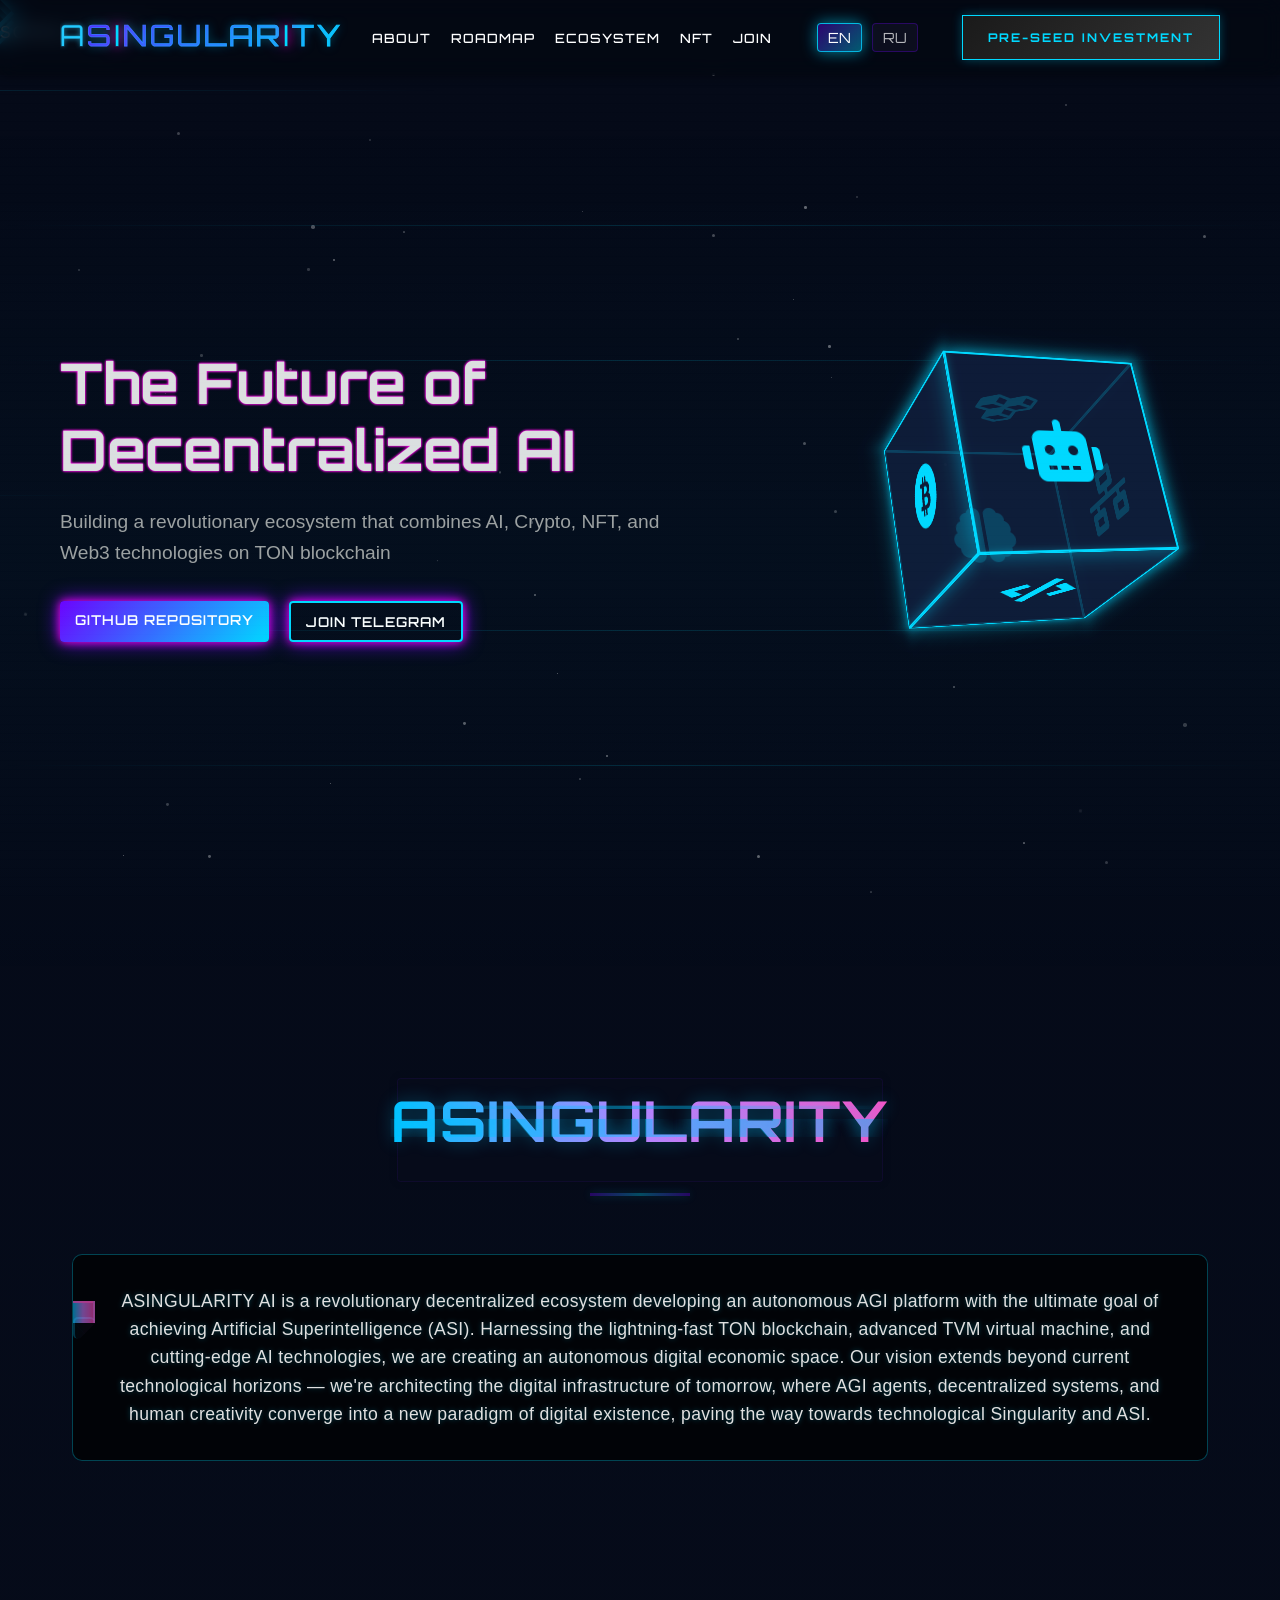
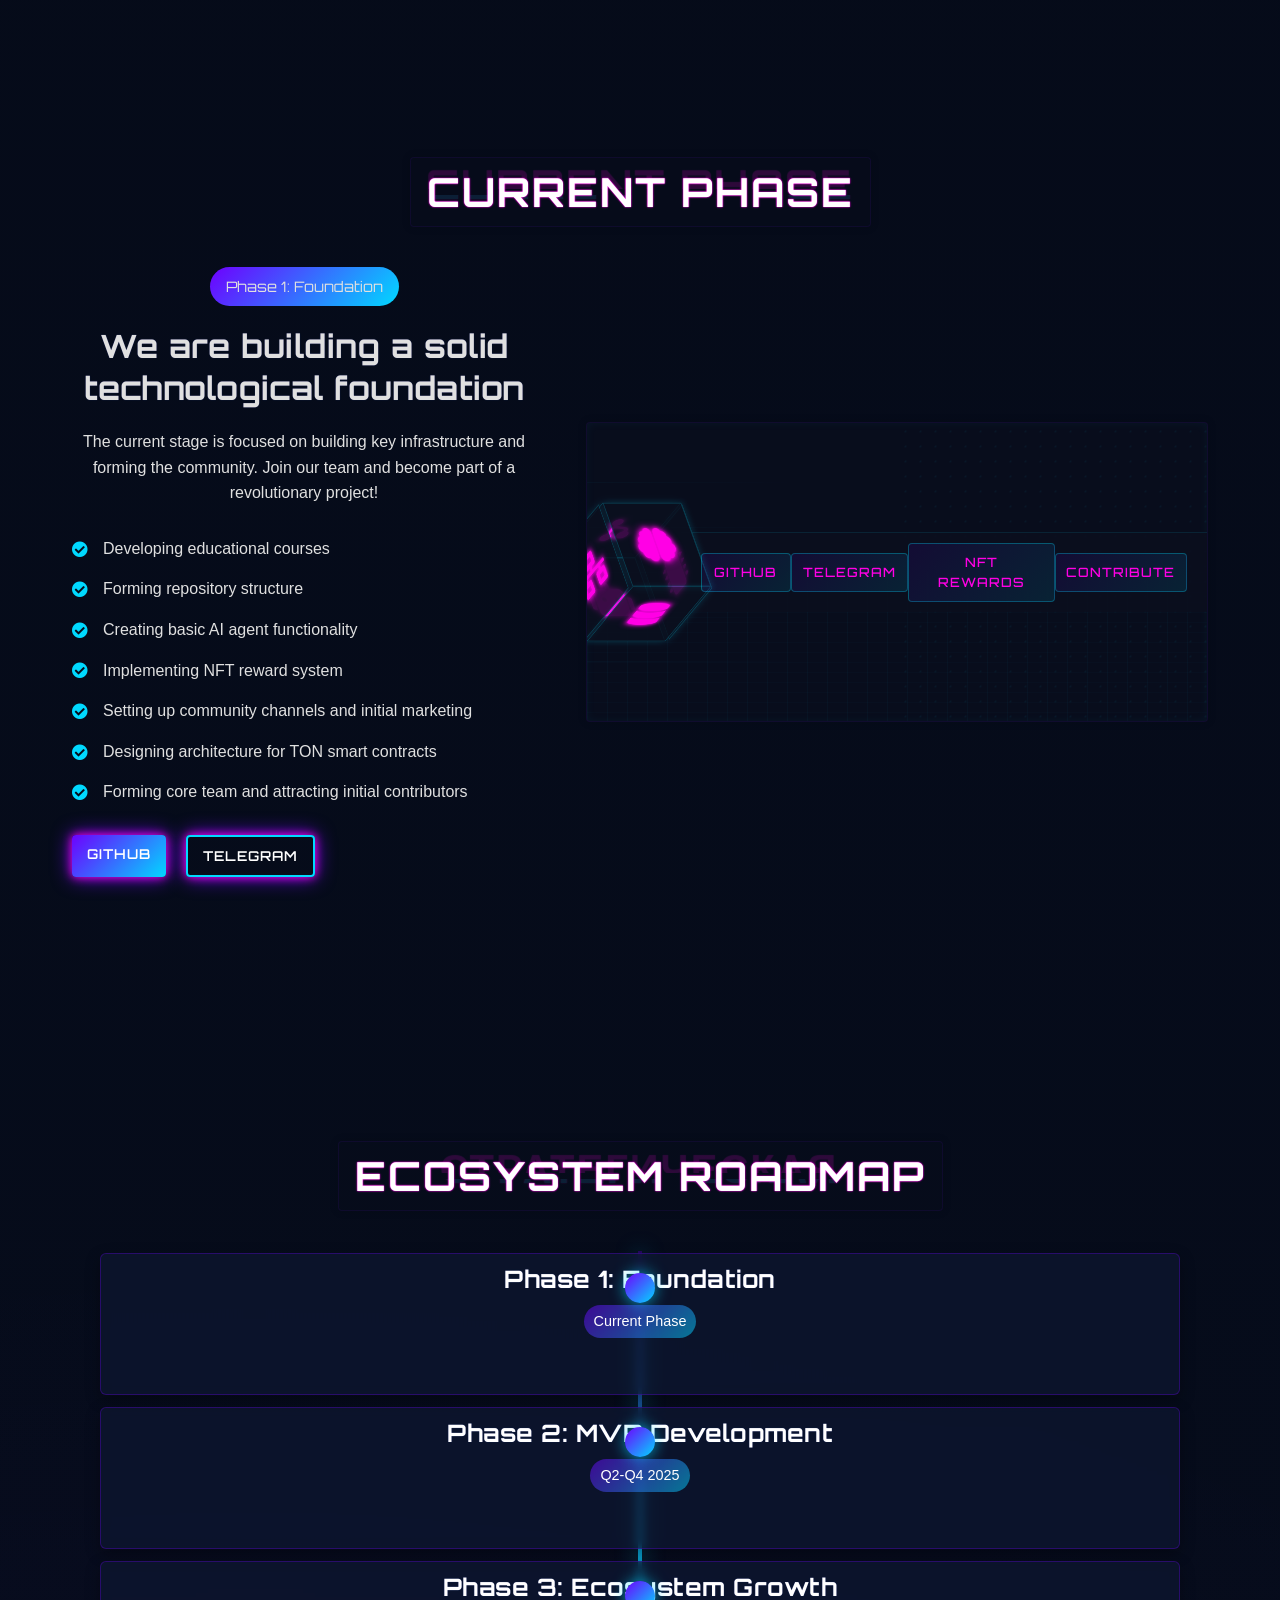
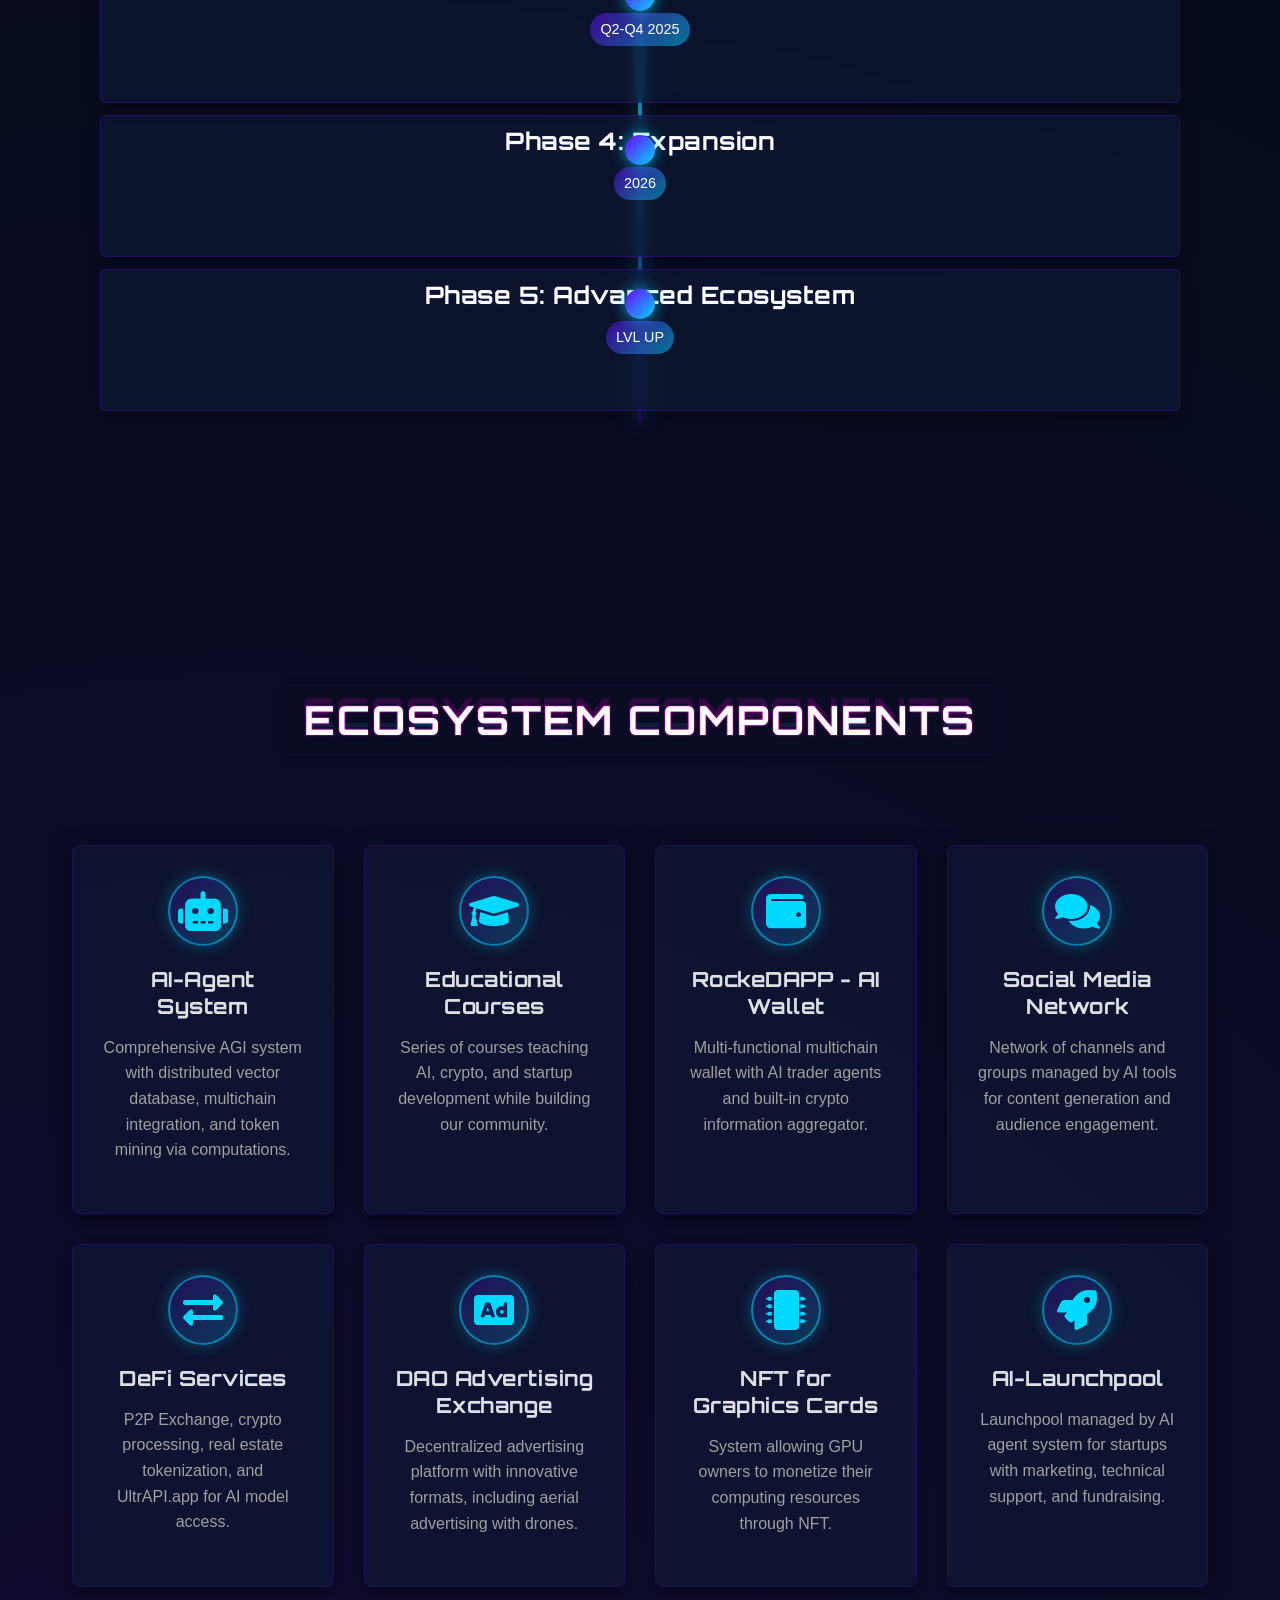
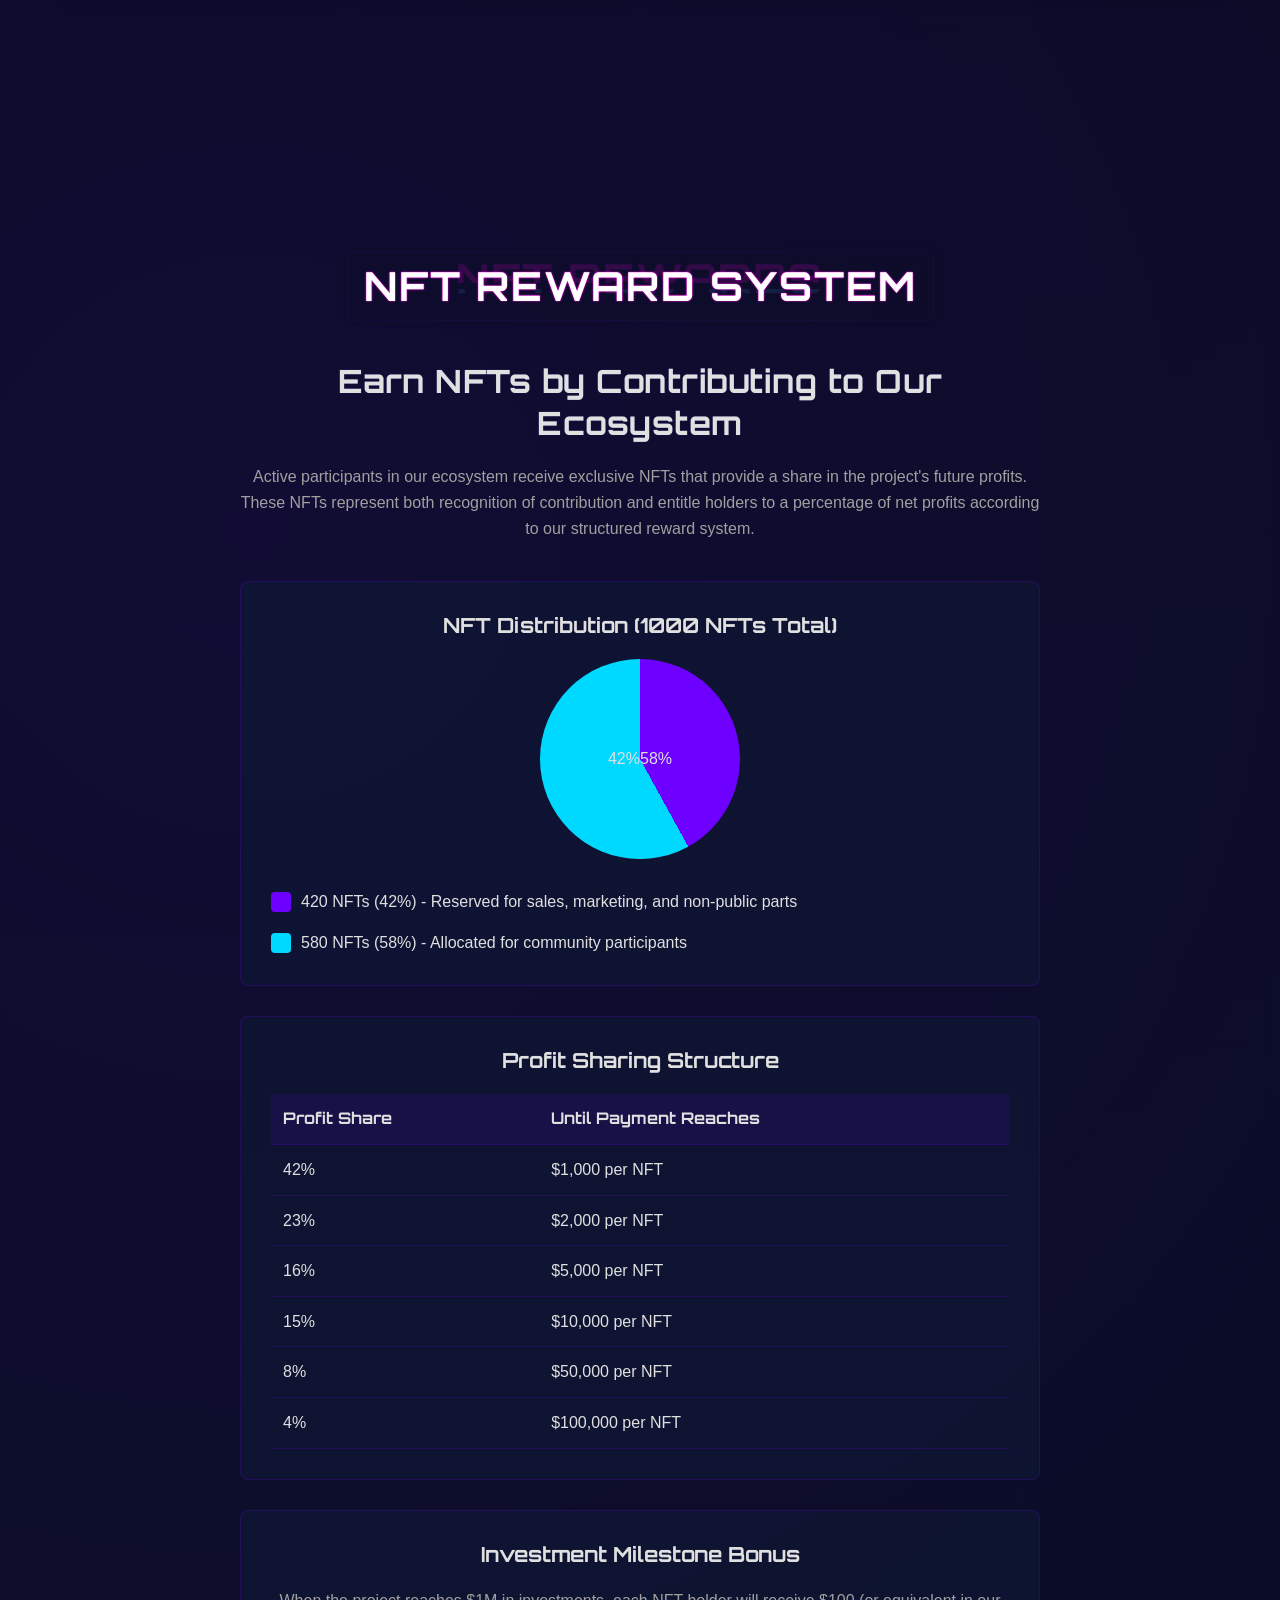
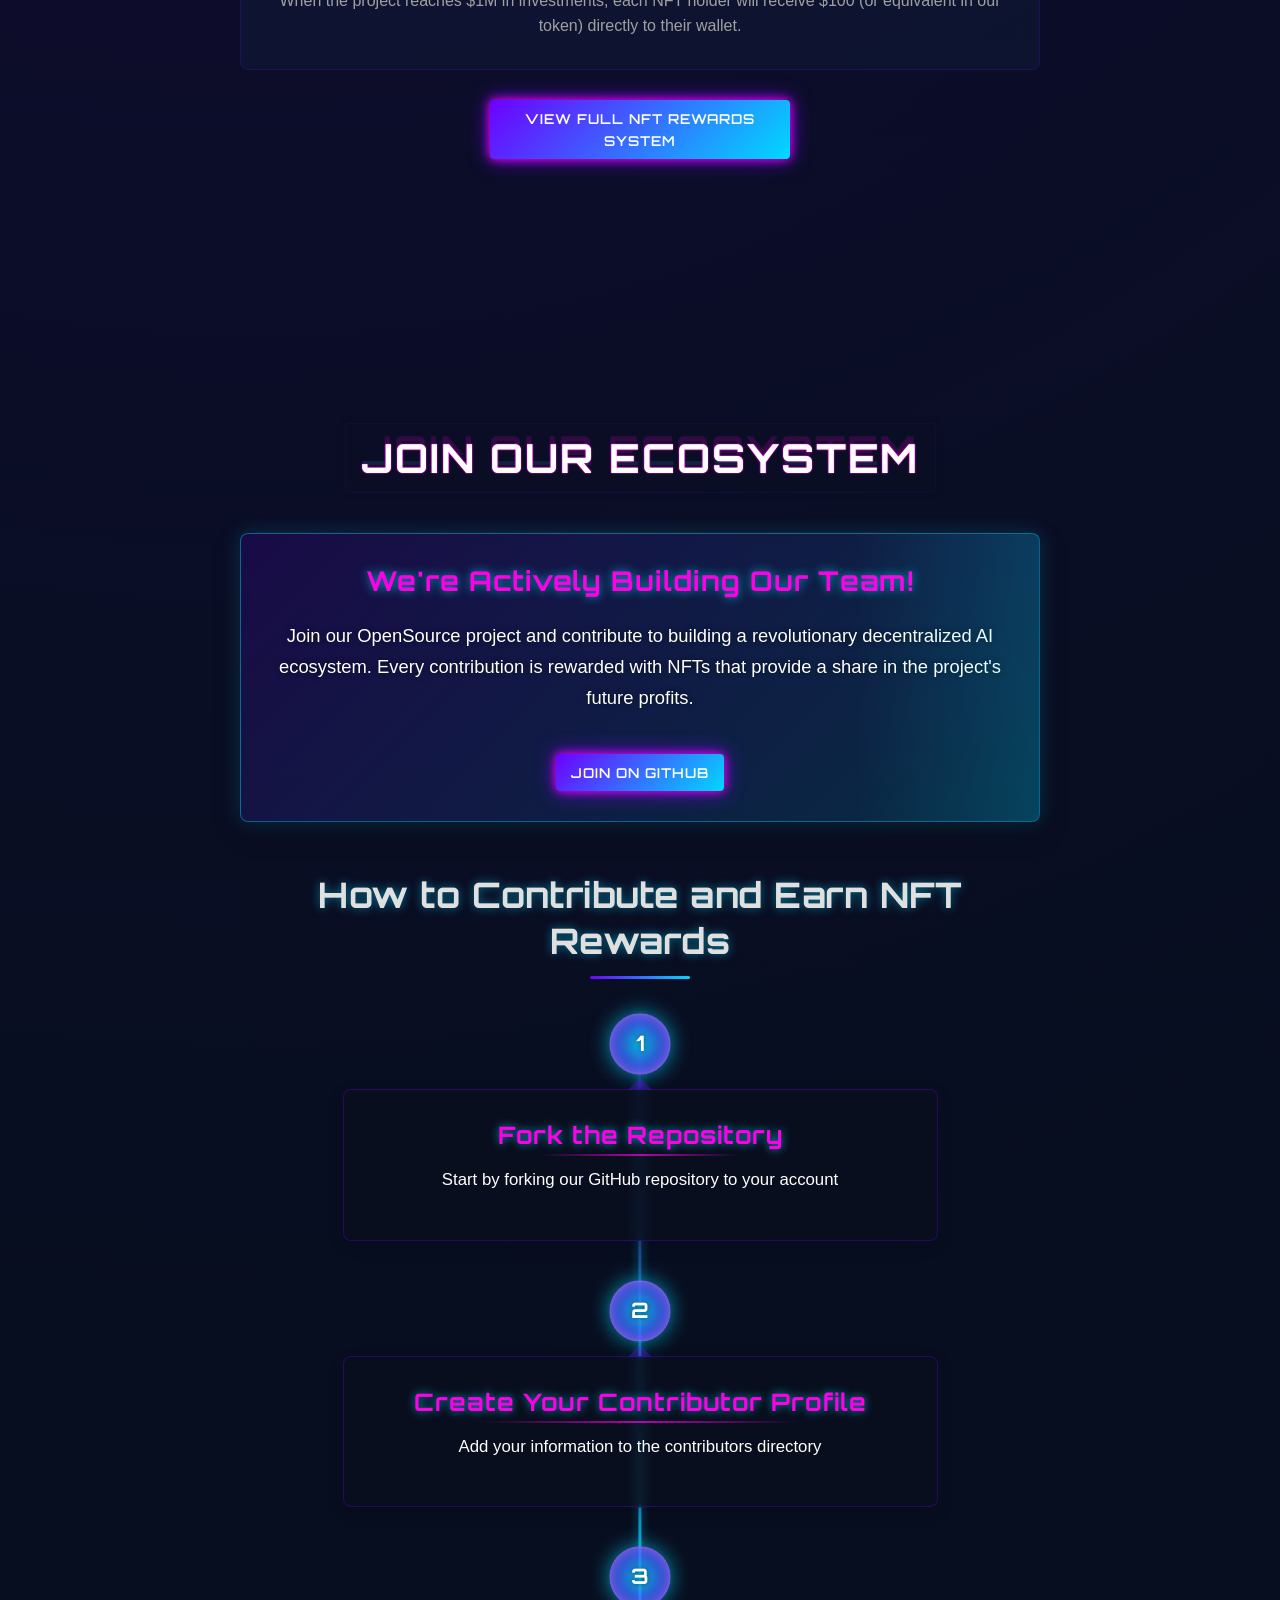
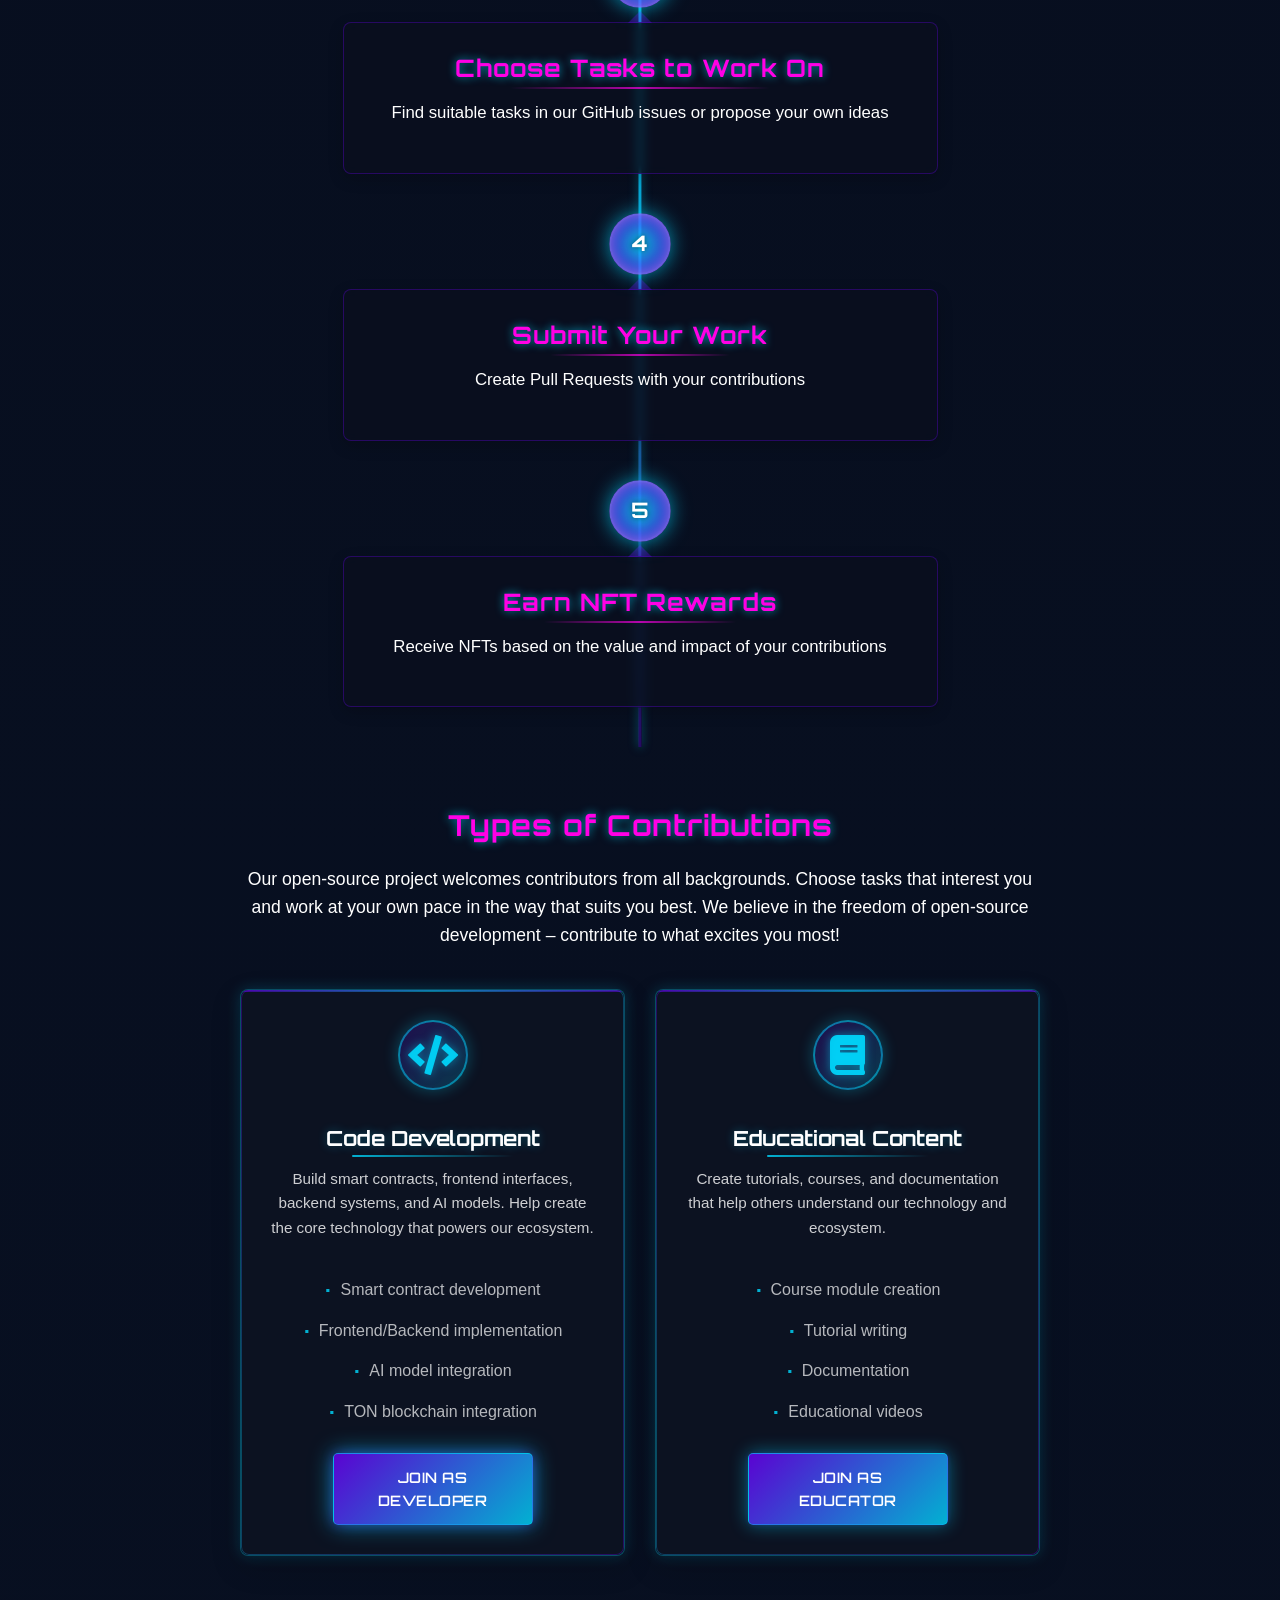
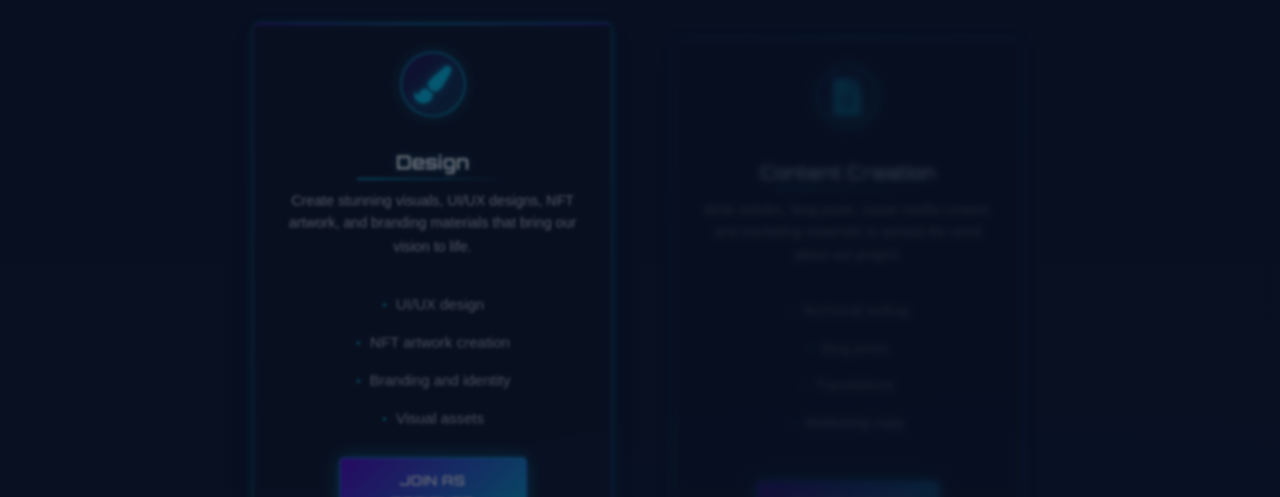
<file: website/index.html>
<!DOCTYPE html>
<html lang="en">
<head>
    <meta charset="UTF-8">
    <meta name="viewport" content="width=device-width, initial-scale=1.0">
    <title>ASINGULARITY AI | Redirecting...</title>
    <meta http-equiv="refresh" content="0;url=src/index.html">
    <style>
        body {
            font-family: Arial, sans-serif;
            background-color: #050a18;
            color: #ffffff;
            display: flex;
            justify-content: center;
            align-items: center;
            height: 100vh;
            margin: 0;
            padding: 0;
        }
        .loader {
            border: 5px solid rgba(0, 0, 0, 0.1);
            border-radius: 50%;
            border-top: 5px solid #6e00ff;
            width: 50px;
            height: 50px;
            animation: spin 1s linear infinite;
            margin-bottom: 20px;
        }
        @keyframes spin {
            0% { transform: rotate(0deg); }
            100% { transform: rotate(360deg); }
        }
        .container {
            text-align: center;
        }
        h1 {
            margin-bottom: 10px;
        }
        p {
            color: #a0a0a0;
        }
    </style>
</head>
<body>
    <div class="container">
        <div class="loader"></div>
        <h1>ASINGULARITY AI</h1>
        <p>Redirecting to the main page...</p>
    </div>
</body>
</html>
</file>
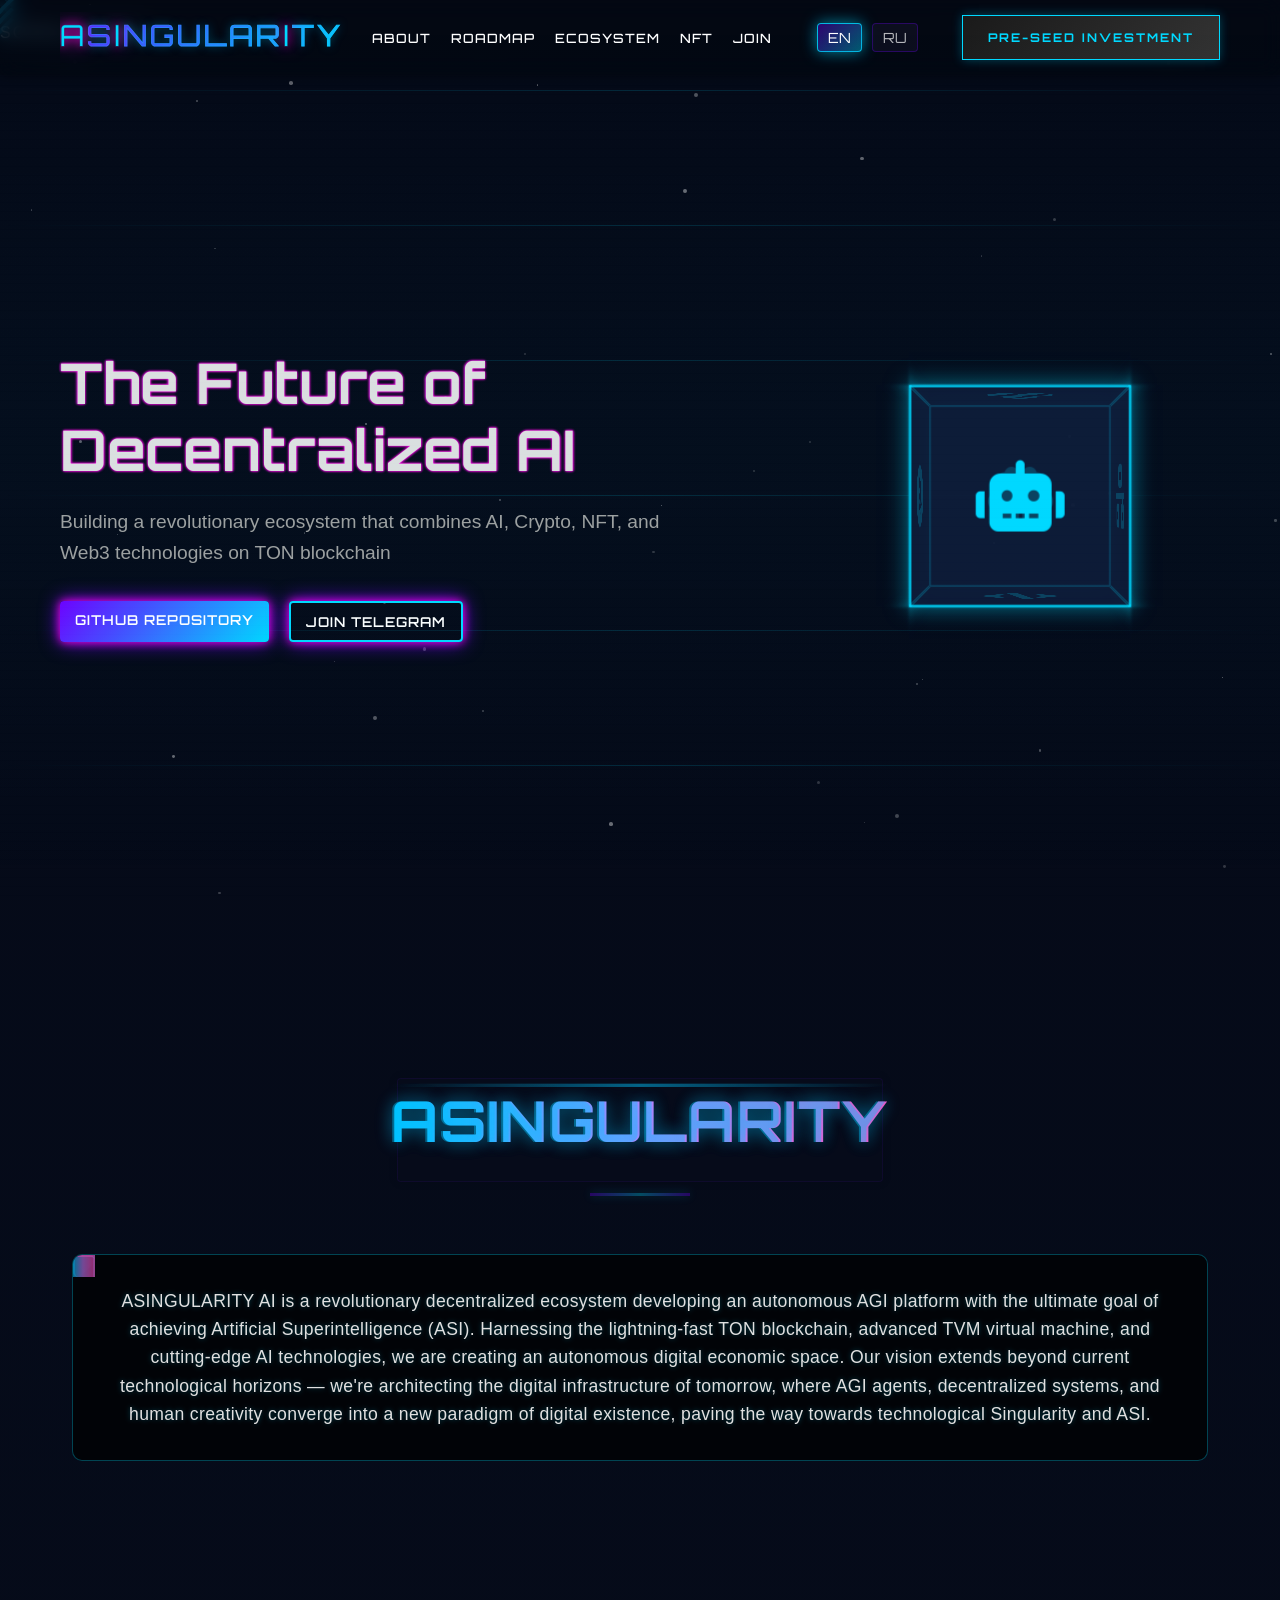
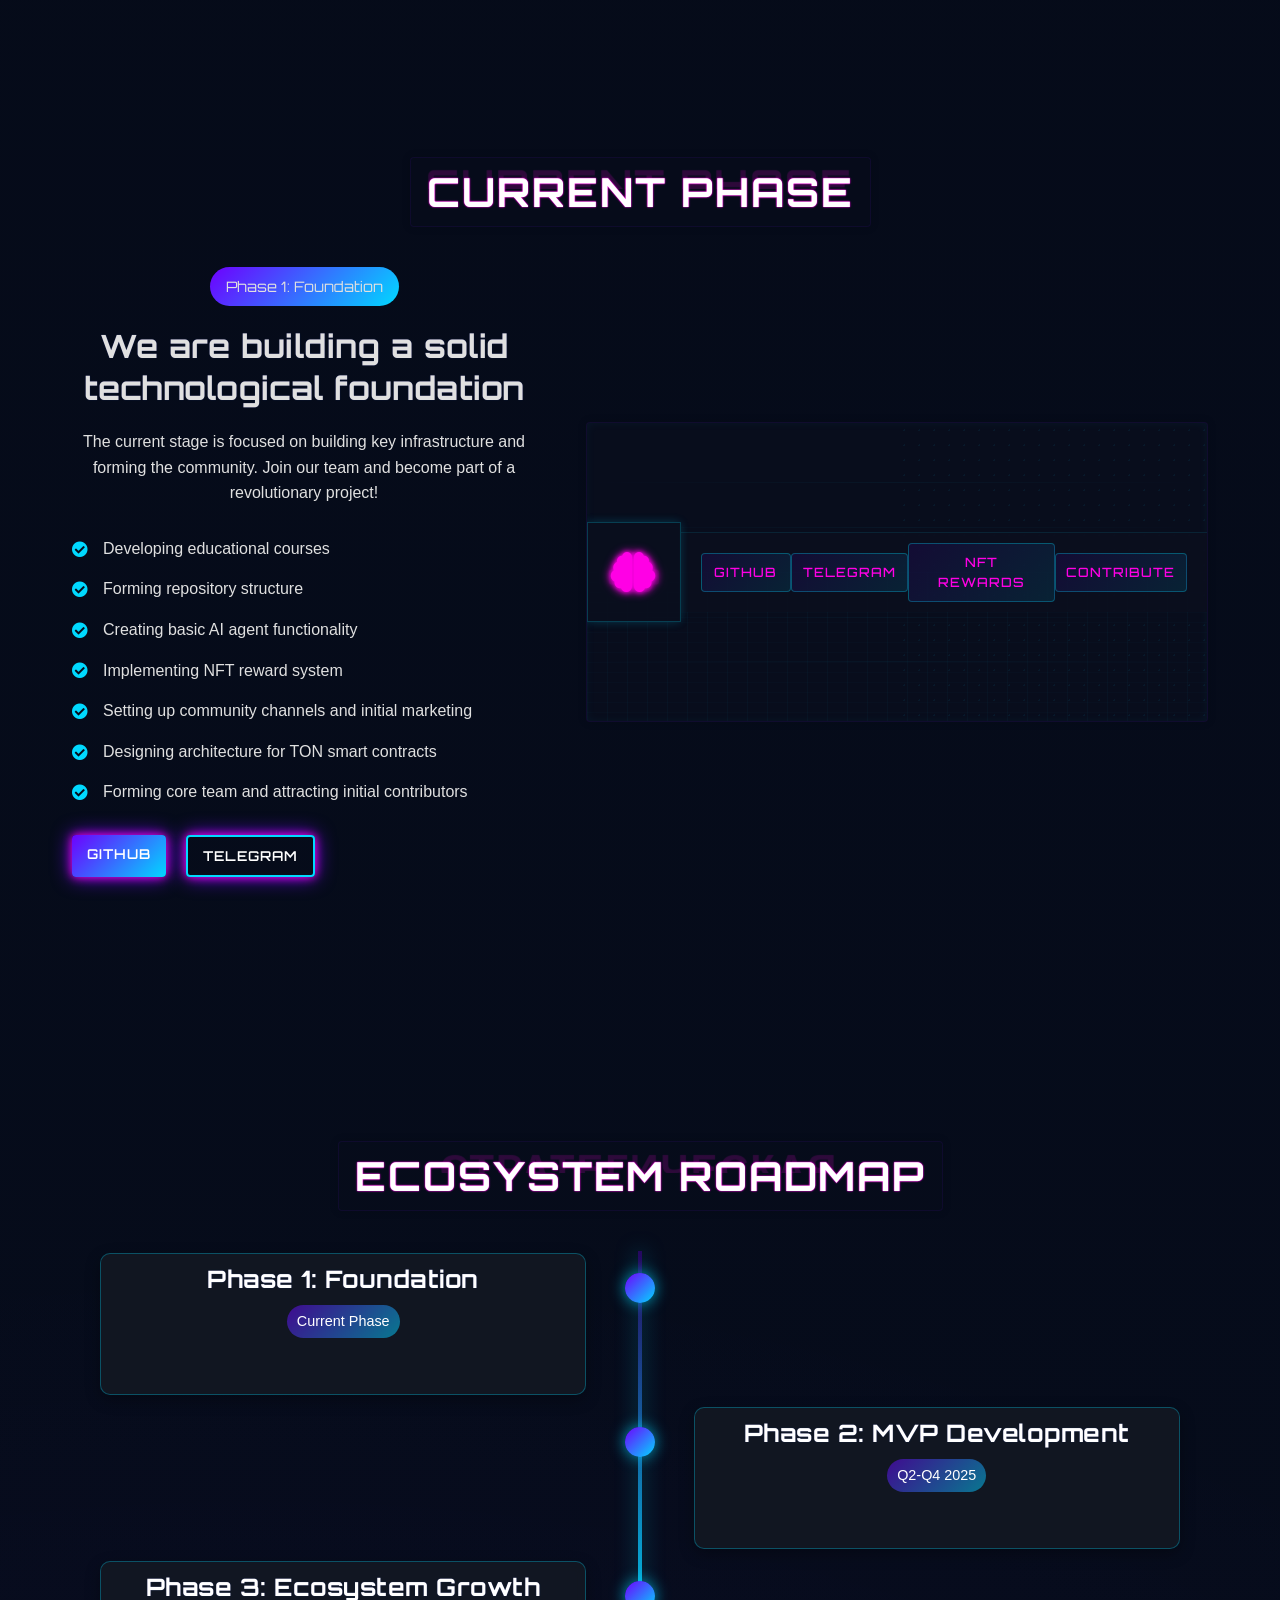
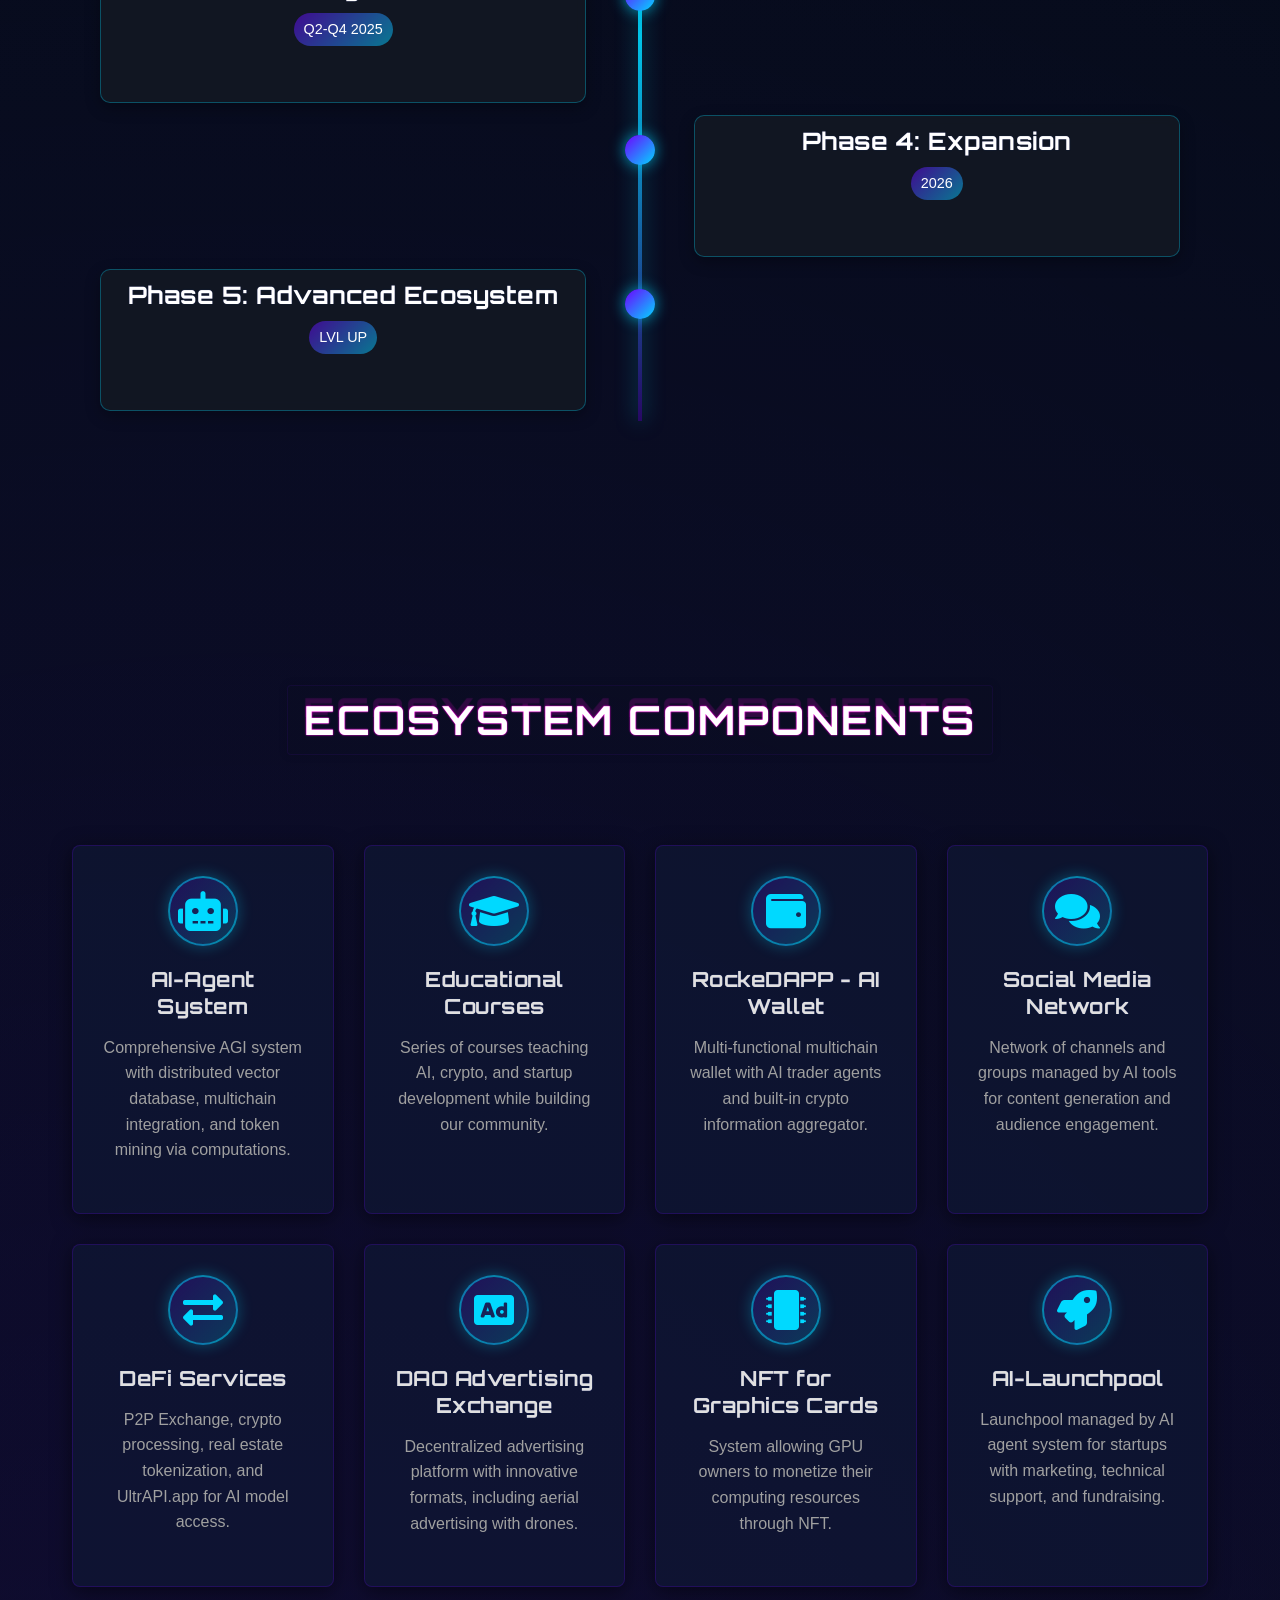
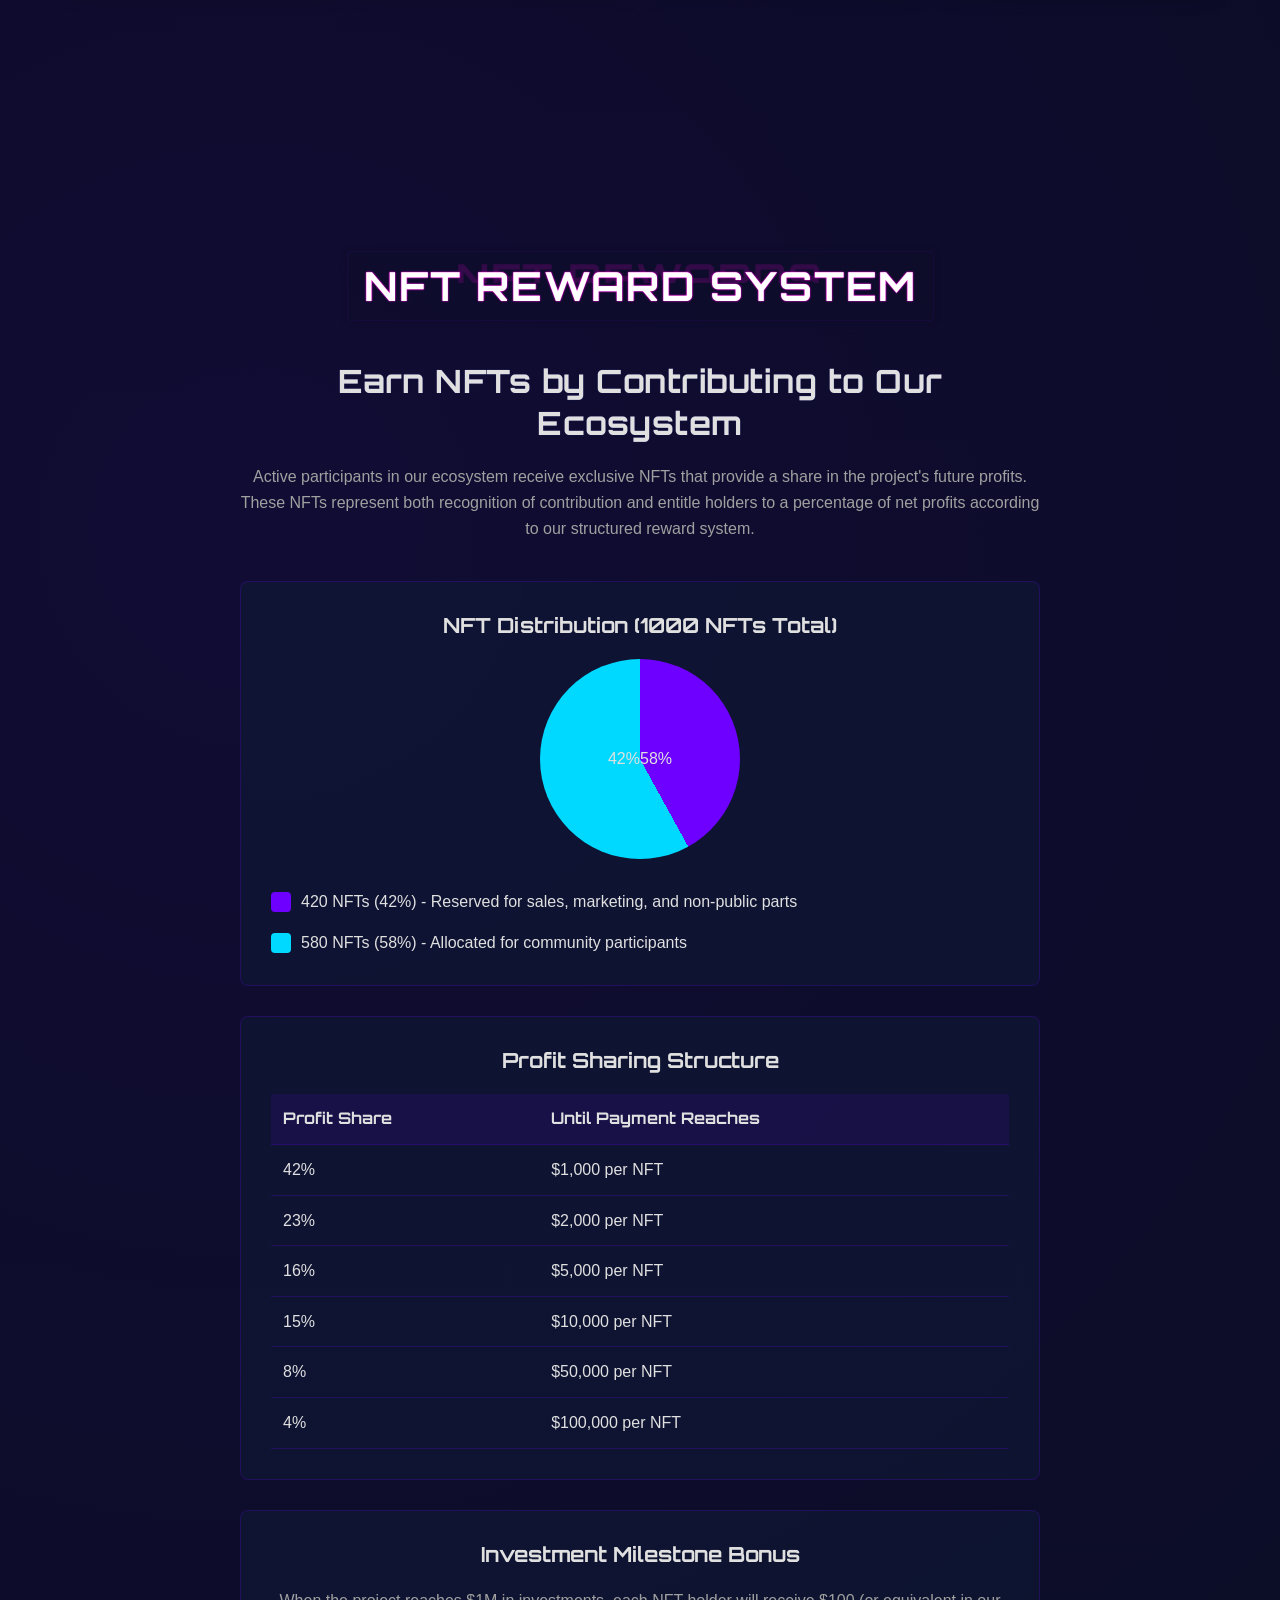
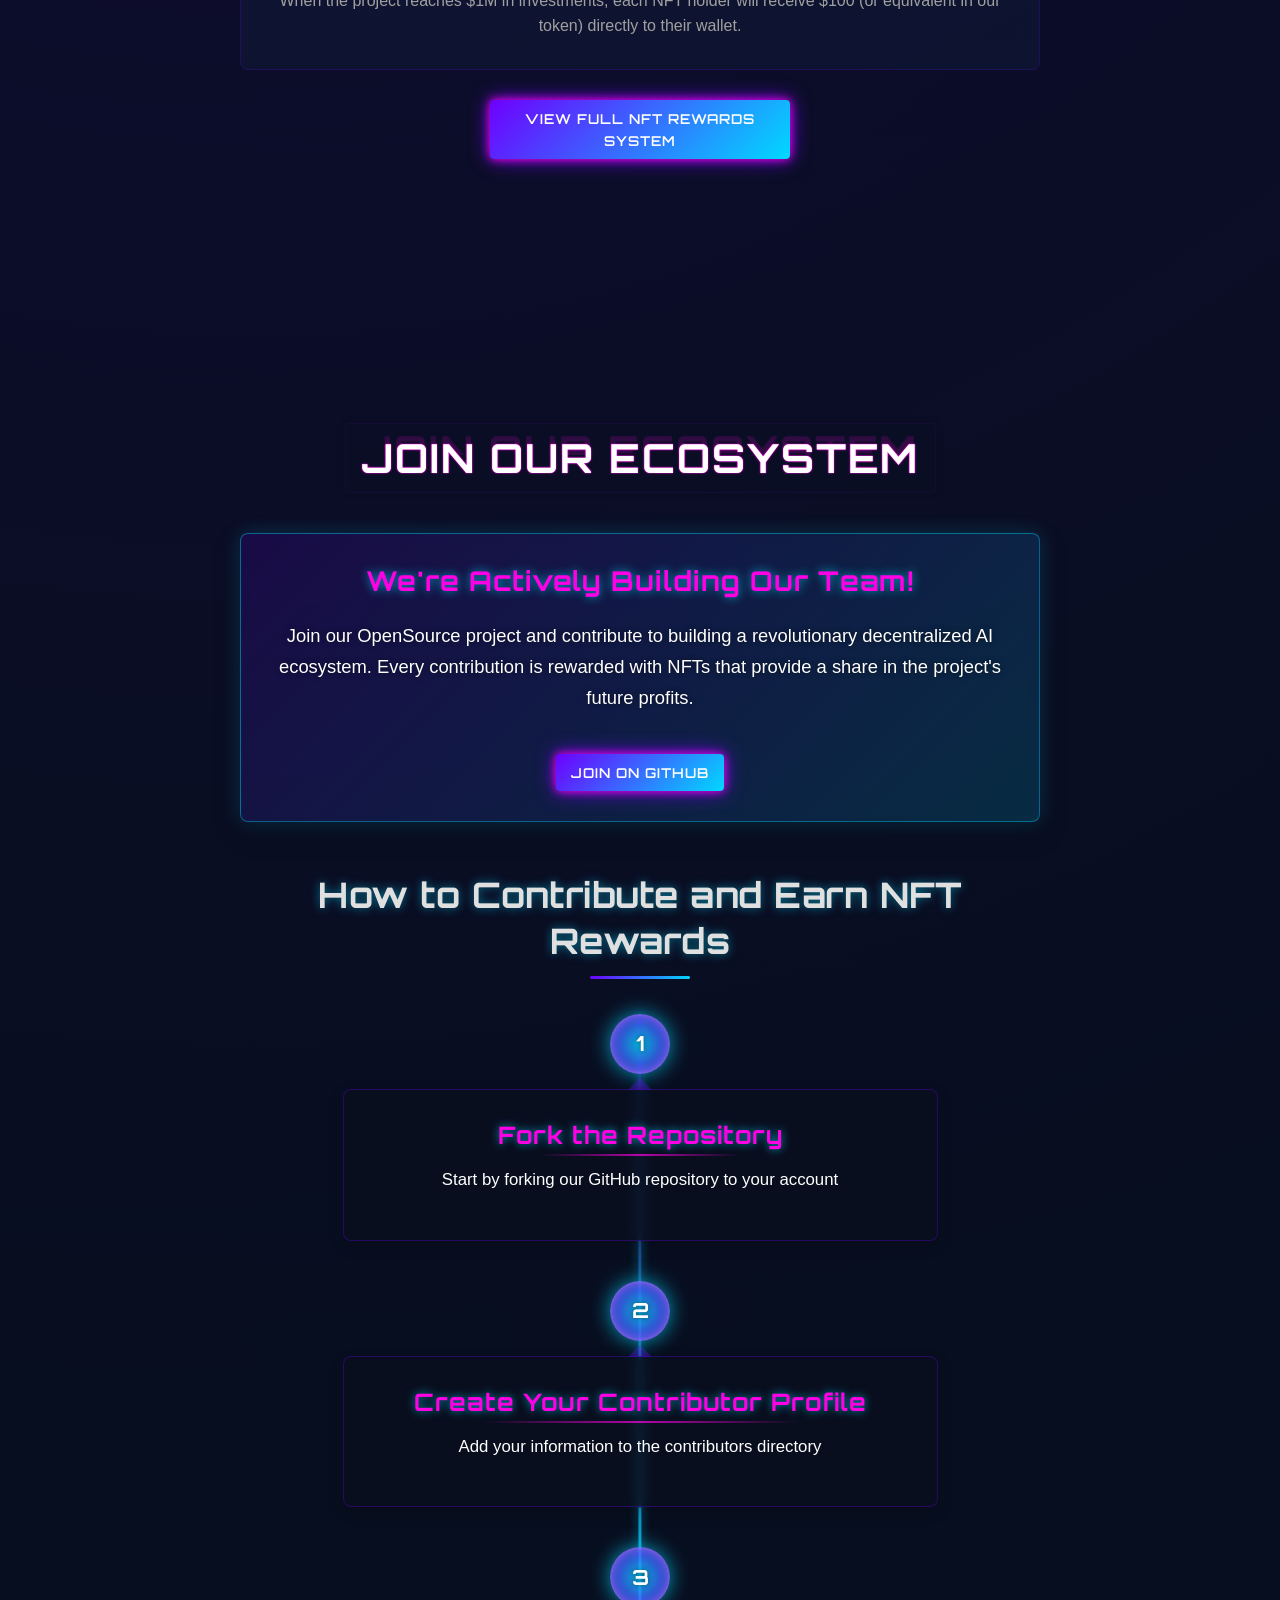
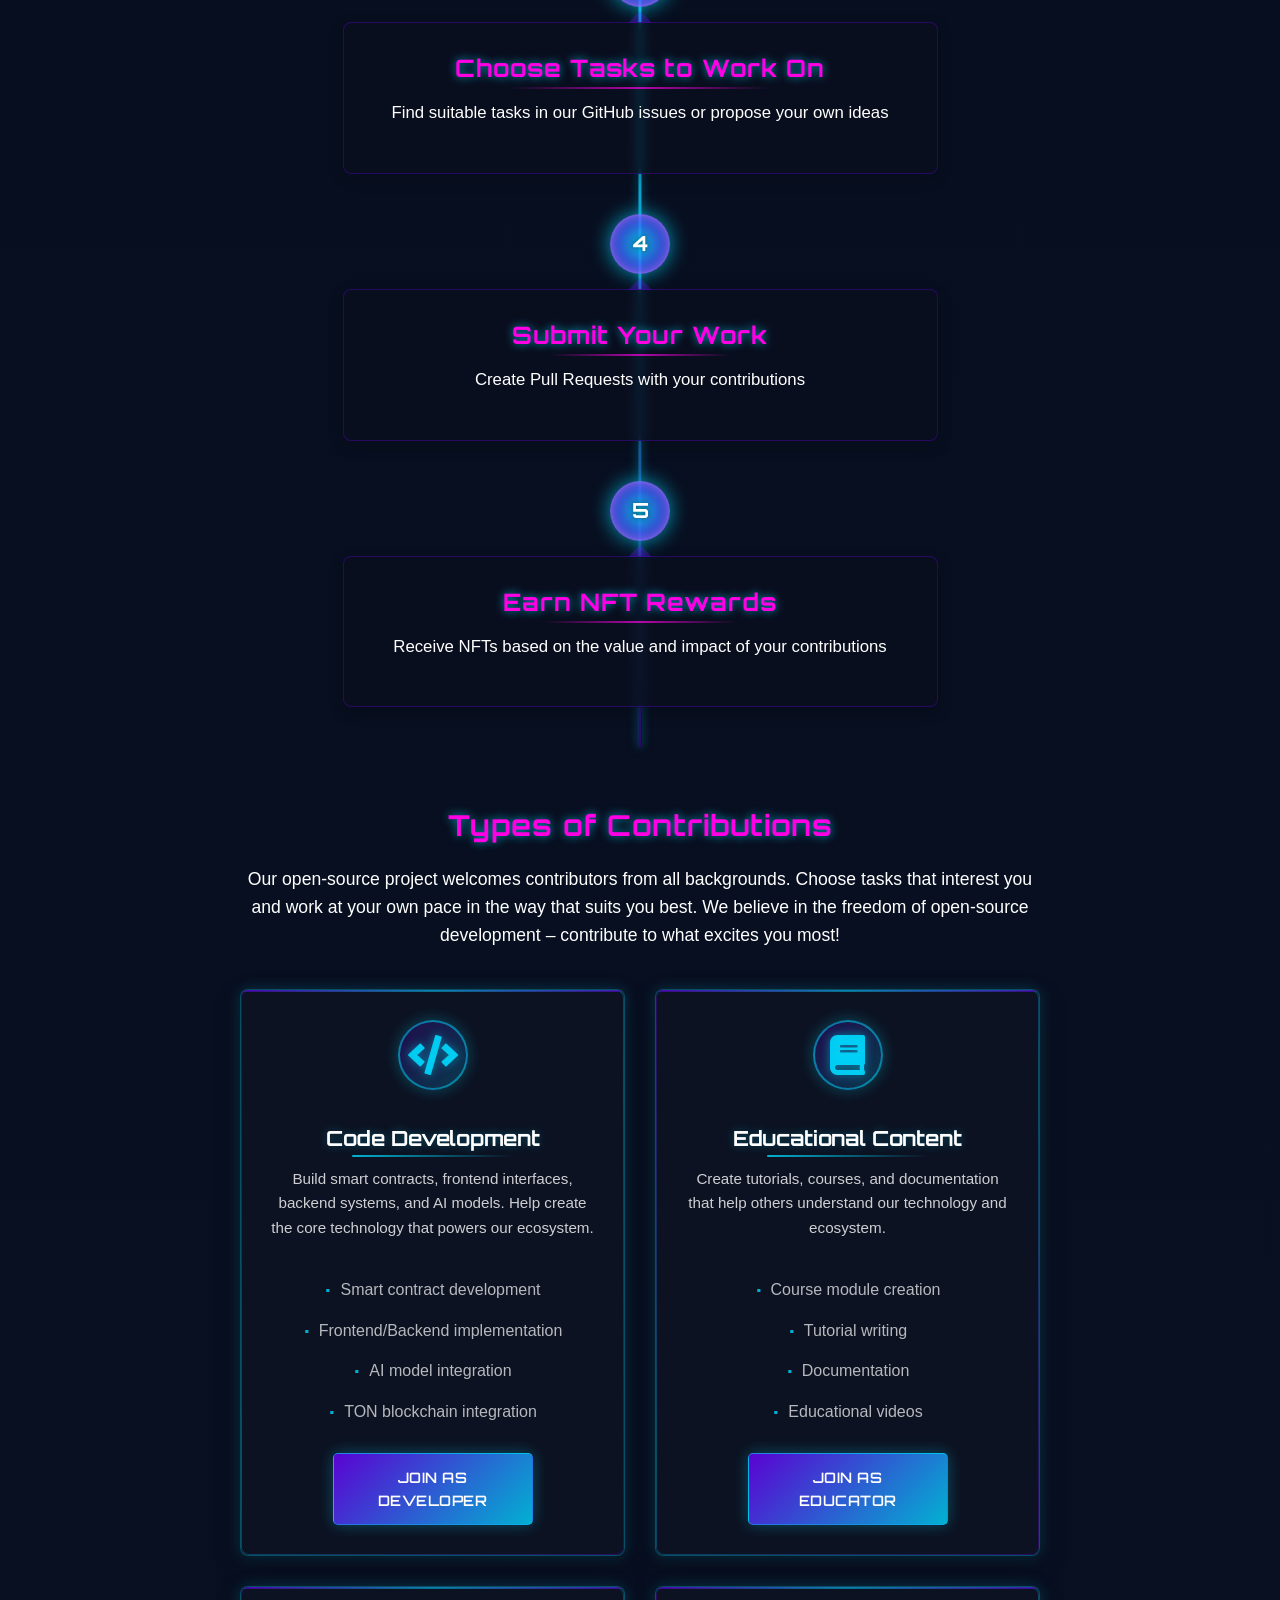
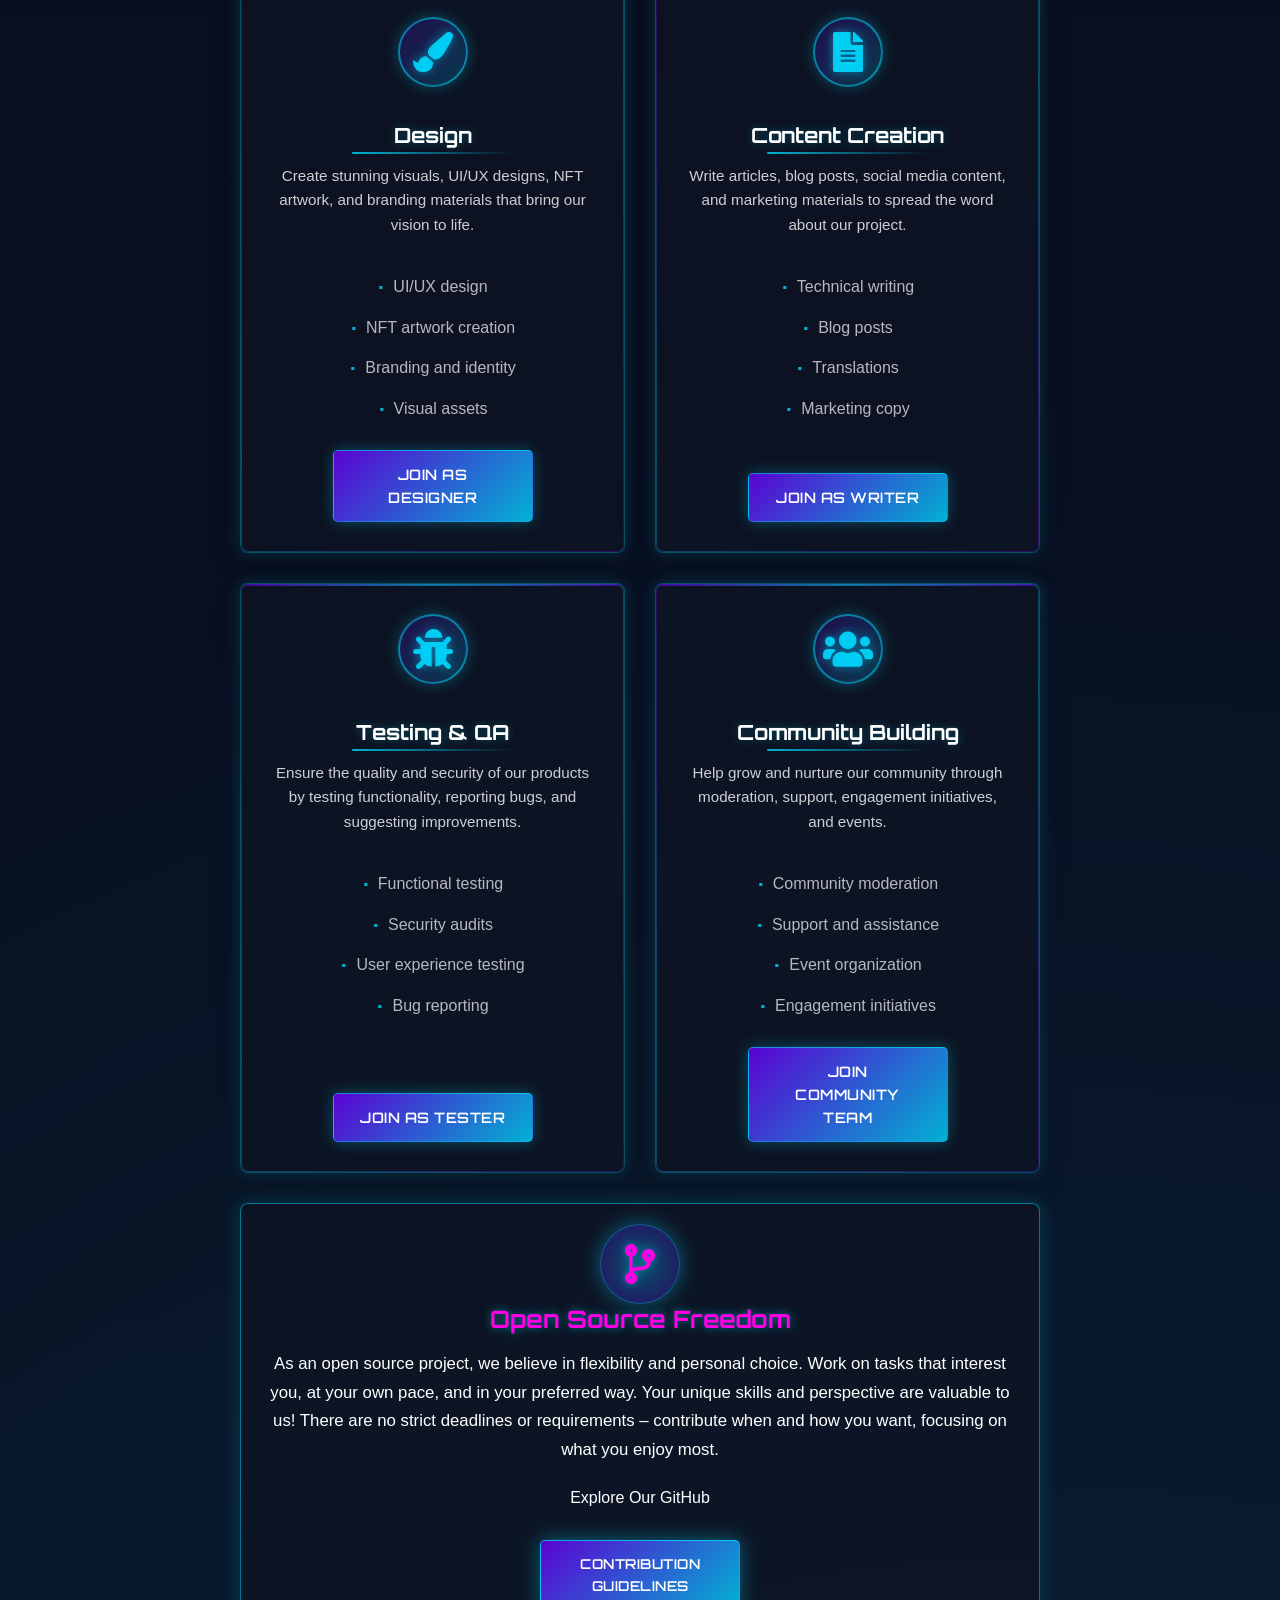
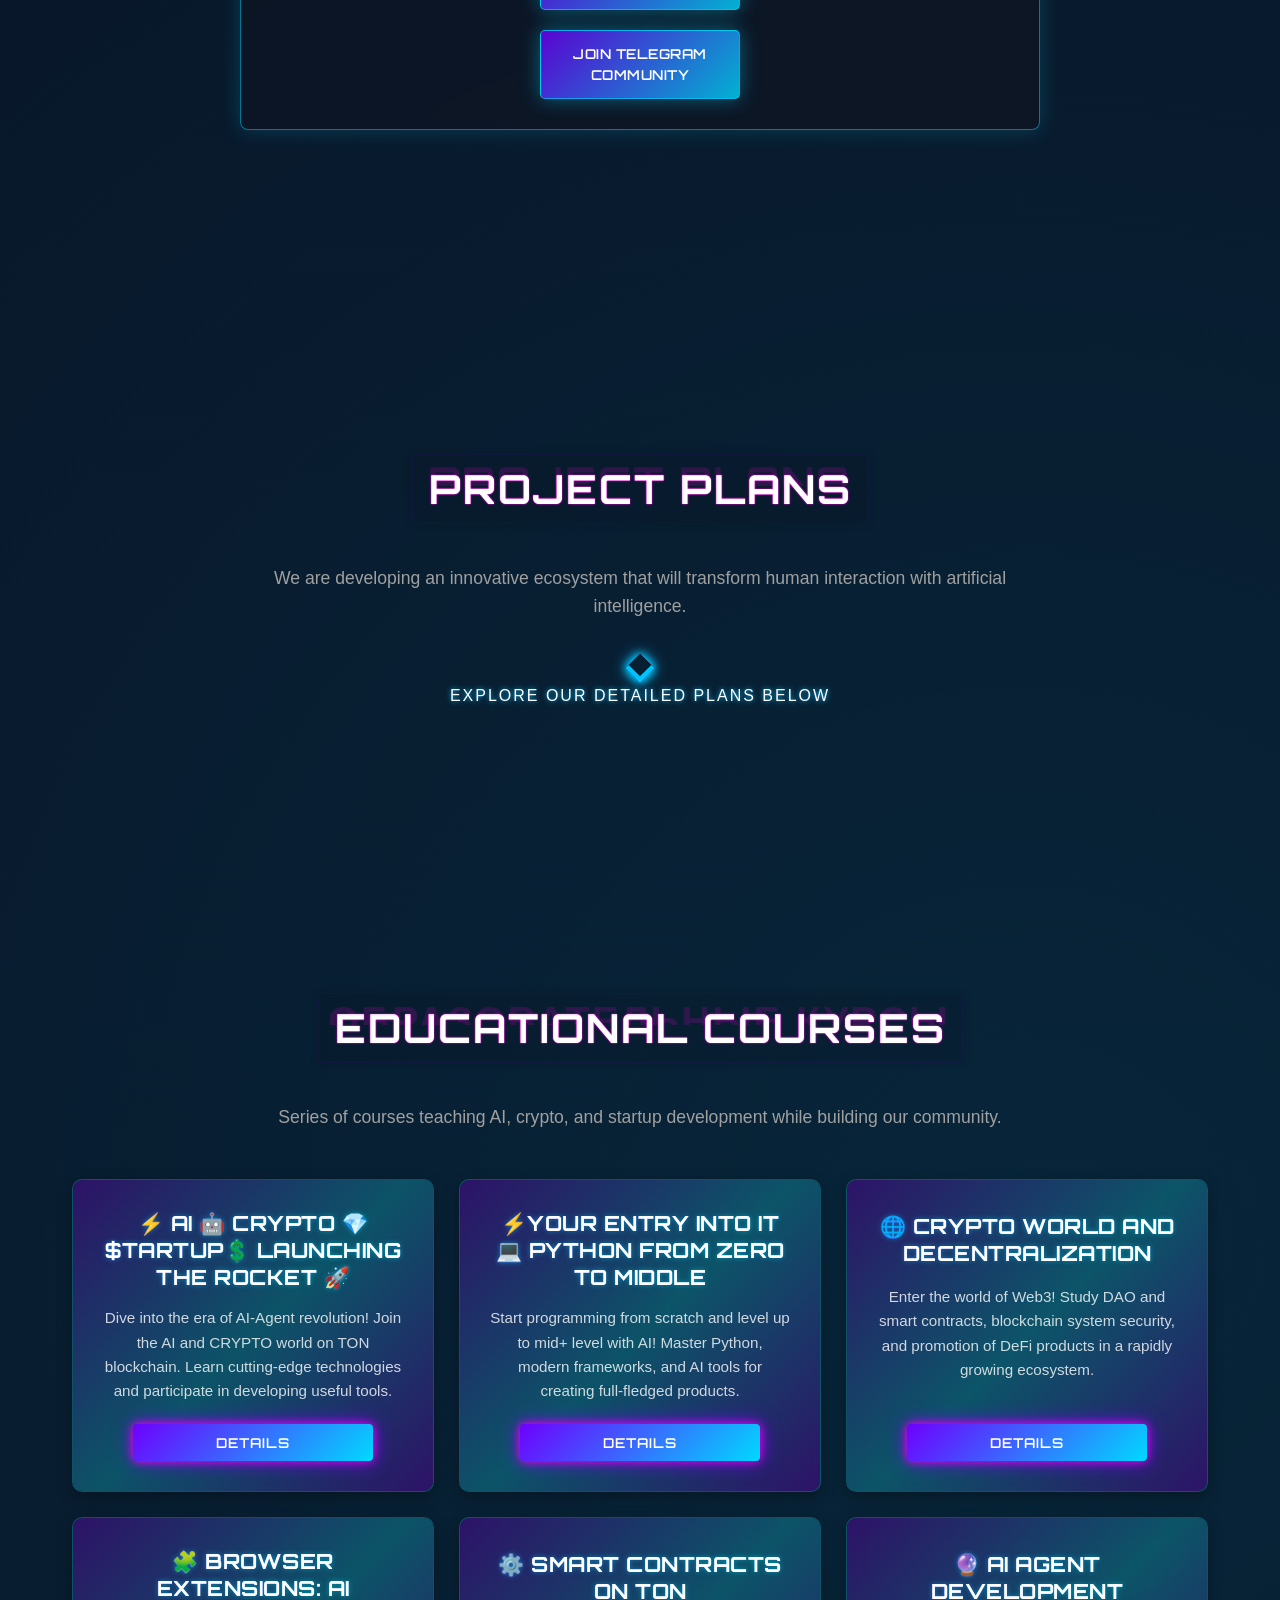
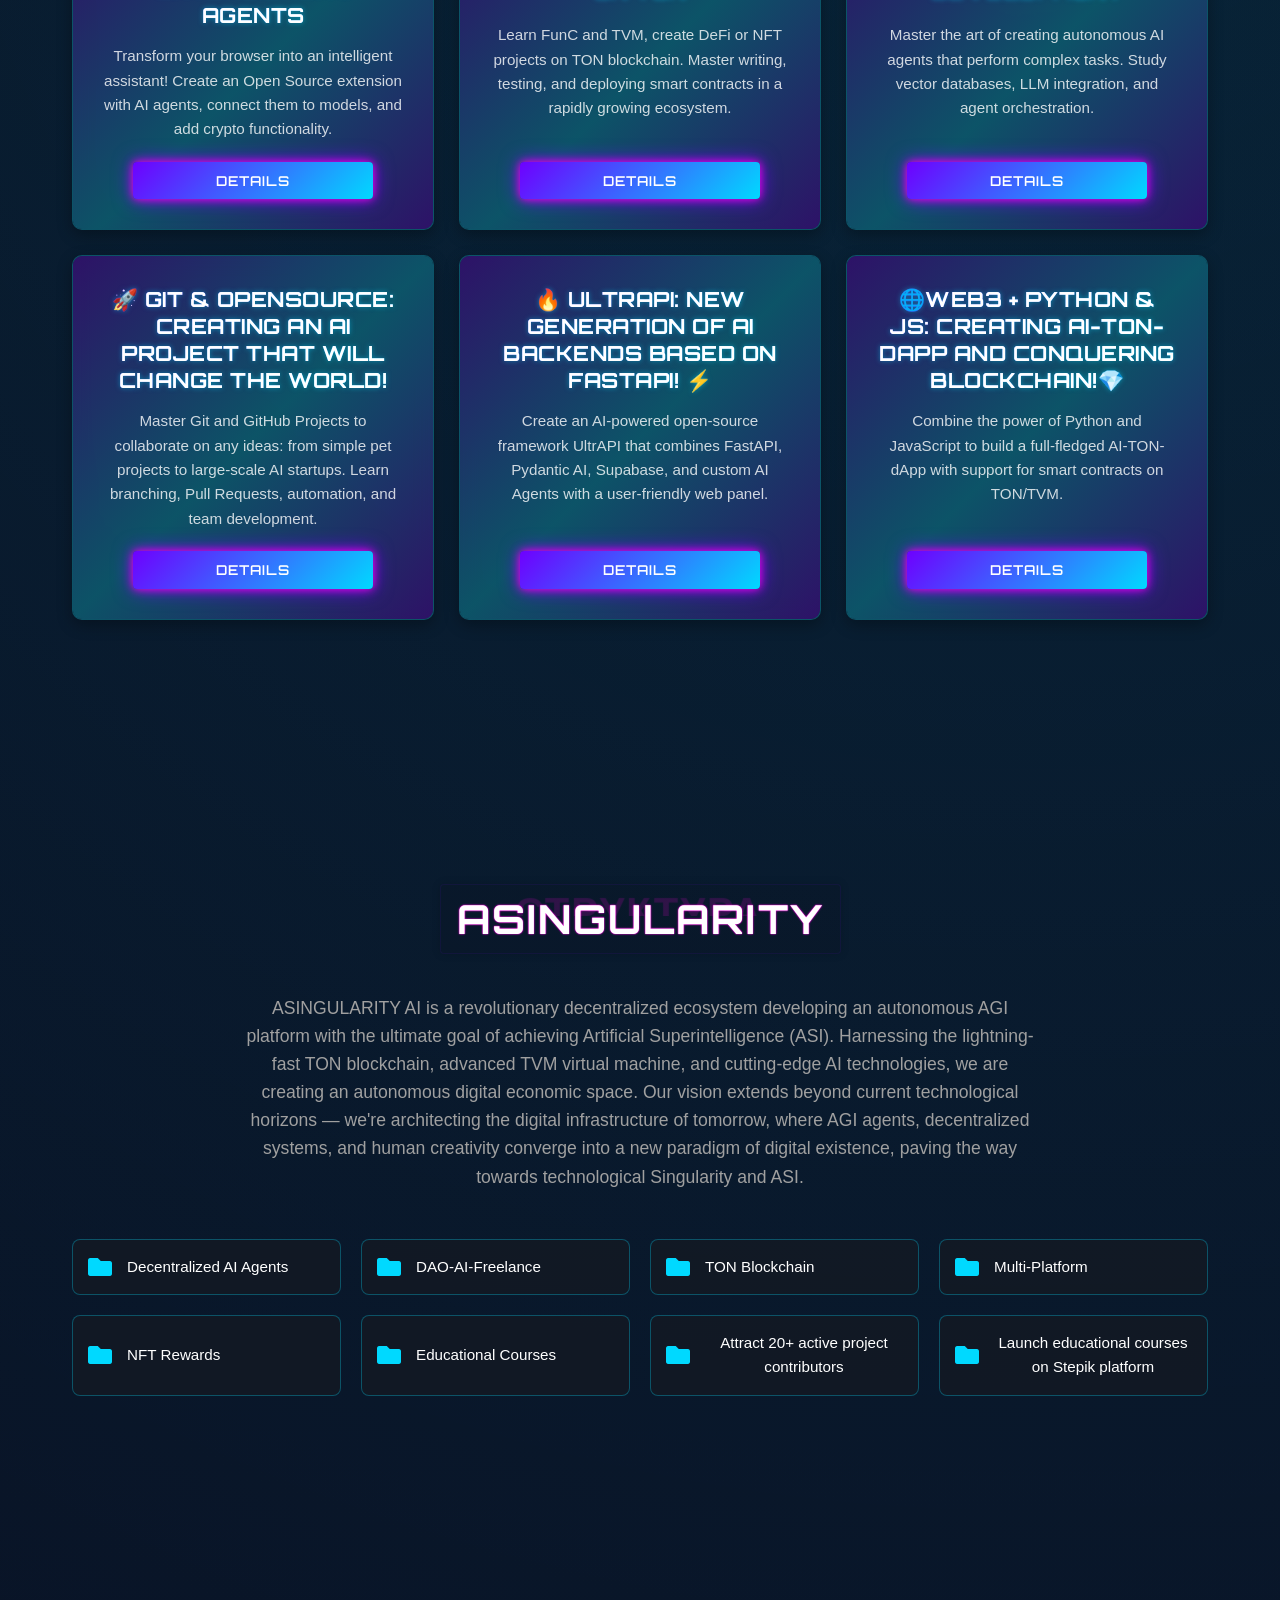
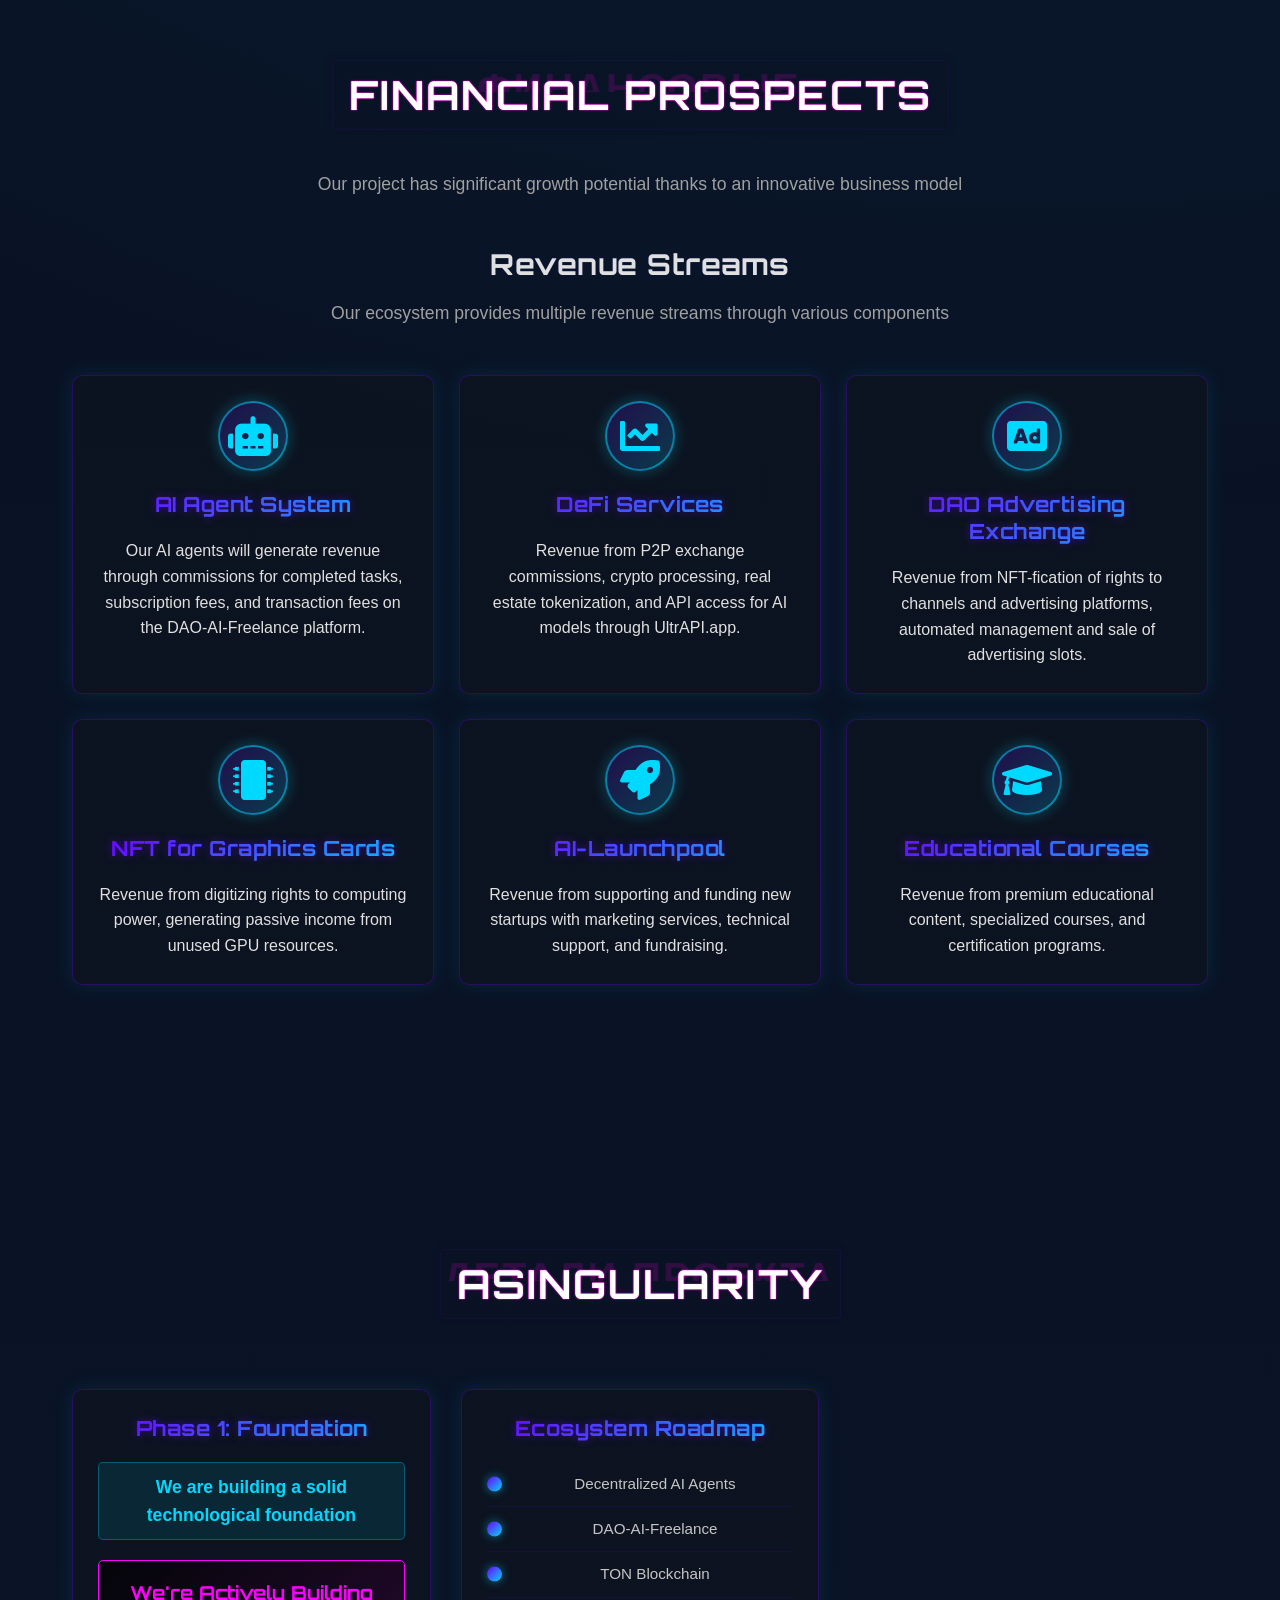
<file: website/src/index.html>
<!DOCTYPE html>
<html lang="en">
<head>
    <meta charset="UTF-8">
    <meta name="viewport" content="width=device-width, initial-scale=1.0">
    <title data-i18n="page_title">ASINGULARITY AI | Decentralized AI Ecosystem</title>
    <meta name="description" data-i18n="page_description" content="Building a revolutionary ecosystem that combines AI, Crypto, NFT, and Web3 technologies on TON blockchain">
    <link rel="stylesheet" href="styles.css">
    <script src="translations.js"></script>
    <script src="course-links.js"></script>
    <script src="script.js" defer></script>
    <script src="language-switcher.js" defer></script>
    <script src="mobile-functions.js" defer></script>
    <script src="check-i18n.js" defer></script>
    <link rel="stylesheet" href="https://cdnjs.cloudflare.com/ajax/libs/font-awesome/5.15.3/css/all.min.css">
    <link rel="preconnect" href="https://fonts.googleapis.com">
    <link rel="preconnect" href="https://fonts.gstatic.com" crossorigin>
    <link href="https://fonts.googleapis.com/css2?family=Orbitron:wght@400;500;600;700;800;900&family=Rajdhani:wght@300;400;500;600;700&family=VT323&display=swap" rel="stylesheet">
</head>
<body>
    <!-- Индикатор прокрутки для мобильных устройств -->
    <div class="mobile-scroll-indicator">
        <div class="scroll-arrow"></div>
        <div class="scroll-arrow"></div>
        <div class="scroll-arrow"></div>
        <div class="scroll-text">Scroll Down</div>
    </div>
    
    <!-- Cyberpunk effects -->
    <div class="data-stream">
        <div class="data-line" style="top: 10%; animation-delay: 0s;"></div>
        <div class="data-line" style="top: 25%; animation-delay: 2s;"></div>
        <div class="data-line" style="top: 40%; animation-delay: 4s;"></div>
        <div class="data-line" style="top: 55%; animation-delay: 1s;"></div>
        <div class="data-line" style="top: 70%; animation-delay: 3s;"></div>
        <div class="data-line" style="top: 85%; animation-delay: 5s;"></div>
    </div>
    
    <div class="space-particles">
        <!-- Частицы будут добавлены через JavaScript -->
    </div>
    
    <div class="stars-container">
        <div id="stars"></div>
        <div id="stars2"></div>
        <div id="stars3"></div>
    </div>
    
    <div class="glitch-overlay"></div>
    <div class="scanline"></div>

    <!-- Логотип с глитч-эффектами для букв AI и SINGULARITY -->
    <header id="header">
        <div class="container">
        <nav>
            <div class="logo-container">
                    <a href="#" class="logo">
                        <div class="logo-text cyberpunk-text"><span class="highlight">A</span>S<span class="highlight">I</span>NGULAR<span class="highlight">I</span>TY</div>
                    </a>
                </div>
                <ul class="nav-links">
                    <li><a href="#about" data-i18n="nav_about">About</a></li>
                    <li><a href="#roadmap" data-i18n="nav_roadmap">Roadmap</a></li>
                    <li><a href="#ecosystem" data-i18n="nav_ecosystem">Ecosystem</a></li>
                    <li><a href="#nft" data-i18n="nav_nft">NFT</a></li>
                    <li><a href="#join" data-i18n="nav_join">Join</a></li>
                </ul>
                <div class="language-switcher">
                    <button class="lang-btn active" data-lang="en">EN</button>
                    <button class="lang-btn" data-lang="ru">RU</button>
                </div>
                <div class="mobile-menu-toggle">
                    <span data-i18n="menu_btn">Menu</span>
            </div>
                <a href="https://t.me/LANDEMON" class="invest-btn" target="_blank" data-i18n="invest_btn">Invest</a>
        </nav>
        </div>
    </header>

    <main>
        <section id="hero">
            <div class="hero-content">
                <h1 class="glitch-text" data-text="The Future of Decentralized AI" data-i18n="hero_title">The Future of <span class="gradient-text" data-text="Decentralized AI">Decentralized AI</span></h1>
                <p data-i18n="hero_subtitle">Building a revolutionary ecosystem that combines AI, Crypto, NFT, and Web3 technologies on TON blockchain</p>
                <div class="cta-buttons">
                    <a href="https://github.com/LNDMN/AI_CRYPTO_STARTUP" class="btn primary-btn cyberpunk-btn" target="_blank" data-i18n="hero_cta_primary">GitHub Repository</a>
                    <a href="https://t.me/AI_CRYPTO_STARTUP" class="btn secondary-btn cyberpunk-btn" target="_blank" data-i18n="hero_cta_secondary">Join Telegram</a>
                </div>
            </div>
            <div class="hero-image">
                <div class="cube-container">
                    <div class="cube">
                        <div class="face front"><i class="fas fa-robot"></i></div>
                        <div class="face back"><i class="fas fa-brain"></i></div>
                        <div class="face right"><i class="fas fa-network-wired"></i></div>
                        <div class="face left"><i class="fab fa-bitcoin"></i></div>
                        <div class="face top"><i class="fas fa-cubes"></i></div>
                        <div class="face bottom"><i class="fas fa-code"></i></div>
                    </div>
                </div>
            </div>
        </section>

        <section id="about" class="section">
            <div class="section-container">
                <h2 class="section-title">
                    <div class="logo-about" data-text="ASINGULARITY" data-i18n="about_title">
                        <span class="logo-asi"><span class="logo-a">A</span><span class="logo-s">S</span><span class="logo-i">I</span></span><span class="logo-singularity">NGULARITY</span>
                    </div>
                </h2>
                <p class="section-description about-description" data-i18n="about_description">ASINGULARITY AI — это революционная децентрализованная экосистема, объединяющая мощь Искусственного Суперинтеллекта (ASI) и технологической Сингулярности. Наша миссия — создать синергетическую экосистему нового поколения, использующую высокоскоростной блокчейн TON, виртуальную машину TVM и передовые технологии ИИ для создания автономного цифрового экономического пространства.</p>
                </div>
            </div>
        </section>

        <section id="current-stage" class="section">
            <div class="section-container">
                <h2 class="section-title glitch-text" data-text="Current Phase" data-i18n="current_phase_title">Current <span class="gradient-text" data-text="Phase">Phase</span></h2>
                <div class="current-stage-content">
                    <div class="stage-info">
                        <span class="stage-badge" data-i18n="current_phase_badge">Фаза 1: Фундамент</span>
                        <h3 data-i18n="current_phase_subtitle">Мы создаем прочный технологический фундамент</h3>
                        <p data-i18n="current_phase_desc">Текущий этап сфокусирован на построении ключевой инфраструктуры и формировании сообщества. Присоединяйтесь к нашей команде и станьте частью революционного проекта!</p>
                        <ul class="stage-highlights">
                            <li><i class="fas fa-check-circle"></i> <span data-i18n="current_phase_highlight1">Разработка образовательных курсов</span></li>
                            <li><i class="fas fa-check-circle"></i> <span data-i18n="current_phase_highlight2">Формирование структуры репозитория</span></li>
                            <li><i class="fas fa-check-circle"></i> <span data-i18n="current_phase_highlight3">Создание базовой функциональности ИИ-агентов</span></li>
                            <li><i class="fas fa-check-circle"></i> <span data-i18n="current_phase_highlight4">Implementing NFT reward system</span></li>
                            <li><i class="fas fa-check-circle"></i> <span data-i18n="current_phase_highlight5">Setting up community channels and initial marketing</span></li>
                            <li><i class="fas fa-check-circle"></i> <span data-i18n="current_phase_highlight6">Designing architecture for TON smart contracts</span></li>
                            <li><i class="fas fa-check-circle"></i> <span data-i18n="current_phase_highlight7">Forming core team and attracting initial contributors</span></li>
                        </ul>
                        <div class="cta-buttons">
                            <a href="https://github.com/LNDMN/AI_CRYPTO_STARTUP" class="btn primary-btn cyberpunk-btn" target="_blank" data-i18n="current_phase_cta_primary">GitHub</a>
                            <a href="https://t.me/AI_CRYPTO_STARTUP" class="btn secondary-btn cyberpunk-btn" target="_blank" data-i18n="current_phase_cta_secondary">Telegram</a>
                        </div>
                    </div>
                    <div class="stage-image">
                        <div class="cyberpunk-visualization">
                            <div class="visualization-container">
                                <div class="visualization-grid"></div>
                                <div class="visualization-particles"></div>
                                <div class="visualization-cube">
                                    <div class="cube-face front"><i class="fas fa-brain"></i></div>
                                    <div class="cube-face back"><i class="fas fa-robot"></i></div>
                                    <div class="cube-face right"><i class="fas fa-microchip"></i></div>
                                    <div class="cube-face left"><i class="fas fa-network-wired"></i></div>
                                    <div class="cube-face top"><i class="fas fa-code-branch"></i></div>
                                    <div class="cube-face bottom"><i class="fas fa-database"></i></div>
                                </div>
                                <div class="visualization-data">
                                    <div class="data-line"></div>
                                    <div class="data-line"></div>
                                    <div class="data-line"></div>
                                    <div class="data-line"></div>
                                    <div class="data-line"></div>
                                </div>
                                <div class="visualization-action-buttons">
                                    <a href="https://github.com/LNDMN/AI_CRYPTO_STARTUP" class="visualization-btn github-btn" data-i18n="visual_btn_github" target="_blank"><i class="fab fa-github"></i></a>
                                    <a href="https://t.me/AI_CRYPTO_STARTUP" class="visualization-btn telegram-btn" data-i18n="visual_btn_telegram" target="_blank"><i class="fab fa-telegram-plane"></i></a>
                                    <a href="https://github.com/LNDMN/AI_CRYPTO_STARTUP/blob/main/community/rewards/NFT_REWARDS_SYSTEM.md" class="visualization-btn nft-btn" data-i18n="visual_btn_nft" target="_blank"><i class="fas fa-gem"></i></a>
                                    <a href="#join" class="visualization-btn contribute-btn" data-i18n="visual_btn_contribute"><i class="fas fa-code-branch"></i></a>
                                </div>
                            </div>
                        </div>
                    </div>
                </div>
            </div>
        </section>

        <section id="roadmap" class="section">
            <div class="section-container">
                <h2 class="section-title glitch-text" data-text="Стратегическая дорожная карта" data-i18n="roadmap_title">Стратегическая <span class="gradient-text" data-text="дорожная карта">дорожная карта</span></h2>
                <div class="timeline">
                    <!-- Roadmap Phase 1 -->
                    <div class="timeline-item">
                        <div class="timeline-dot"></div>
                        <div class="timeline-content cyberpunk-card">
                            <h3 data-i18n="roadmap_phase1_title">Фаза 1: Фундамент</h3>
                            <span class="timeline-date" data-i18n="roadmap_phase1_date">Текущий этап</span>
                            <div class="extra-info">
                                <h4 data-i18n="roadmap_phase1_desc">Создание прочного технологического фундамента</h4>
                                <p data-i18n="roadmap_phase1_paragraph">На этом критическом начальном этапе мы создаем основную инфраструктуру и сообщество:</p>
                                <ul>
                                    <li data-i18n="roadmap_phase1_list_item1">Разработка комплексных образовательных курсов на платформе Stepik</li>
                                    <li data-i18n="roadmap_phase1_list_item2">Создание структуры репозитория GitHub и документации</li>
                                    <li data-i18n="roadmap_phase1_list_item3">Создание прототипа системы ИИ-агентов с базовой функциональностью</li>
                                    <li data-i18n="roadmap_phase1_list_item4">Implementing NFT reward system</li>
                                    <li data-i18n="roadmap_phase1_list_item5">Setting up community channels and initial marketing</li>
                                    <li data-i18n="roadmap_phase1_list_item6">Designing architecture for TON smart contracts</li>
                                    <li data-i18n="roadmap_phase1_list_item7">Forming core team and attracting initial contributors</li>
                                </ul>
                            </div>
                        </div>
                        <div class="timeline-detail">
                            <div class="timeline-detail-content">
                                <div class="timeline-detail-icon"><i class="fas fa-rocket"></i></div>
                                <h4 data-i18n="roadmap_phase1_goals_title">Цели фундаментального этапа</h4>
                                <ul>
                                    <li data-i18n="roadmap_phase1_goals_item1">Привлечь 20+ активных участников проекта</li>
                                    <li data-i18n="roadmap_phase1_goals_item2">Запустить образовательные курсы на платформе Stepik</li>
                                    <li data-i18n="roadmap_phase1_goals_item3">Создать сильное присутствие сообщества</li>
                                    <li data-i18n="roadmap_phase1_goals_item4">Разработать начальные прототипы ИИ-агентов</li>
                                    <li data-i18n="roadmap_phase1_goals_item5">Создать комплексную документацию</li>
                            </ul>
                            </div>
                        </div>
                    </div>

                    <!-- Roadmap Phase 2 -->
                    <div class="timeline-item">
                        <div class="timeline-dot"></div>
                        <div class="timeline-content cyberpunk-card">
                            <h3 data-i18n="roadmap_phase2_title">Phase 2: MVP Development</h3>
                            <span class="timeline-date" data-i18n="roadmap_phase2_date">Q2-Q4 2025</span>
                            <div class="extra-info">
                                <h4 data-i18n="roadmap_phase2_desc">Creating Functional Products</h4>
                                <p data-i18n="roadmap_phase2_paragraph">In this phase, we transform concepts into working products:</p>
                                <ul>
                                    <li data-i18n="roadmap_phase2_list_item1">Releasing a functional MVP of the AI agent system with real-world capabilities</li>
                                    <li data-i18n="roadmap_phase2_list_item2">Implementing core smart contracts for token management and rewards</li>
                                    <li data-i18n="roadmap_phase2_list_item3">Launching initial web interfaces and mobile applications</li>
                                    <li data-i18n="roadmap_phase2_list_item4">Expanding educational content to cover more specialized topics</li>
                                    <li data-i18n="roadmap_phase2_list_item5">Beginning targeted marketing campaigns to attract users and contributors</li>
                                    <li data-i18n="roadmap_phase2_list_item6">Creating the distributed vector database for agent knowledge sharing</li>
                                    <li data-i18n="roadmap_phase2_list_item7">Establishing partnerships with key players in the AI and crypto space</li>
                                </ul>
                            </div>
                        </div>
                        <div class="timeline-detail">
                            <div class="timeline-detail-content">
                                <div class="timeline-detail-icon"><i class="fas fa-code"></i></div>
                                <h4 data-i18n="roadmap_phase2_goals_title">MVP Development Milestones</h4>
                                <ul>
                                    <li data-i18n="roadmap_phase2_goals_item1">Complete AI agent system with basic task execution</li>
                                    <li data-i18n="roadmap_phase2_goals_item2">Deploy smart contracts on TON testnet</li>
                                    <li data-i18n="roadmap_phase2_goals_item3">Launch beta version of web and mobile interfaces</li>
                                    <li data-i18n="roadmap_phase2_goals_item4">Establish initial partnerships with AI and crypto projects</li>
                                    <li data-i18n="roadmap_phase2_goals_item5">Begin user testing and feedback collection</li>
                            </ul>
                            </div>
                        </div>
                    </div>
                    <div class="timeline-item">
                        <div class="timeline-dot"></div>
                        <div class="timeline-content cyberpunk-card">
                            <h3 data-i18n="roadmap_phase3_title">Phase 3: Ecosystem Growth</h3>
                            <span class="timeline-date" data-i18n="roadmap_phase3_date">Q2-Q4 2025</span>
                            <div class="extra-info">
                                <h4 data-i18n="roadmap_phase3_desc">Scaling the Ecosystem</h4>
                                <p data-i18n="roadmap_phase3_paragraph">This phase focuses on expansion and integration of core components:</p>
                                <ul>
                                    <li data-i18n="roadmap_phase3_list_item1">Launching RockeDAPP - our AI-powered crypto wallet and financial hub</li>
                                    <li data-i18n="roadmap_phase3_list_item2">Developing the AI-SMM Agency for automated content creation and management</li>
                                    <li data-i18n="roadmap_phase3_list_item3">Expanding the distributed vector database with more action patterns</li>
                                    <li data-i18n="roadmap_phase3_list_item4">Implementing token mining via computations to reward resource providers</li>
                                    <li data-i18n="roadmap_phase3_list_item5">Securing significant investments ($1M+) to accelerate development</li>
                                    <li data-i18n="roadmap_phase3_list_item6">Creating browser extensions for seamless AI agent integration</li>
                                    <li data-i18n="roadmap_phase3_list_item7">Establishing the framework for AI personas with specialized capabilities</li>
                                </ul>
                            </div>
                        </div>
                        <div class="timeline-detail">
                            <div class="timeline-detail-content">
                                <div class="timeline-detail-icon"><i class="fas fa-project-diagram"></i></div>
                                <h4 data-i18n="roadmap_phase3_goals_title">Ecosystem Growth Strategy</h4>
                                <ul>
                                    <li data-i18n="roadmap_phase3_goals_item1">Integrate all components into a cohesive ecosystem</li>
                                    <li data-i18n="roadmap_phase3_goals_item2">Launch token and begin distribution to NFT holders</li>
                                    <li data-i18n="roadmap_phase3_goals_item3">Expand user base through targeted marketing</li>
                                    <li data-i18n="roadmap_phase3_goals_item4">Establish partnerships with major blockchain projects</li>
                                    <li data-i18n="roadmap_phase3_goals_item5">Begin international expansion efforts</li>
                            </ul>
                            </div>
                        </div>
                    </div>
                    <div class="timeline-item">
                        <div class="timeline-dot"></div>
                        <div class="timeline-content cyberpunk-card">
                            <h3 data-i18n="roadmap_phase4_title">Phase 4: Expansion</h3>
                            <span class="timeline-date" data-i18n="roadmap_phase4_date">2026</span>
                            <div class="extra-info">
                                <h4 data-i18n="roadmap_phase4_desc">Broadening Our Reach</h4>
                                <p data-i18n="roadmap_phase4_paragraph">During this phase, we introduce additional services and expand globally:</p>
                                <ul>
                                    <li data-i18n="roadmap_phase4_list_item1">Launching comprehensive DeFi services including P2P exchange and crypto processing</li>
                                    <li data-i18n="roadmap_phase4_list_item2">Developing the decentralized VPN/Proxy service for enhanced privacy and security</li>
                                    <li data-i18n="roadmap_phase4_list_item3">Creating the AI-Oracles system for decentralized data collection and analysis</li>
                                    <li data-i18n="roadmap_phase4_list_item4">Implementing the NFT for Graphics Cards system to monetize computing resources</li>
                                    <li data-i18n="roadmap_phase4_list_item5">Expanding to international markets with localized services and marketing</li>
                                    <li data-i18n="roadmap_phase4_list_item6">Introducing real estate tokenization services with AI assistance</li>
                                    <li data-i18n="roadmap_phase4_list_item7">Developing UltrAPI framework for creating any services with ai agents</li>
                                </ul>
                            </div>
                        </div>
                        <div class="timeline-detail">
                            <div class="timeline-detail-content">
                                <div class="timeline-detail-icon"><i class="fas fa-globe"></i></div>
                                <h4 data-i18n="roadmap_phase4_goals_title">Global Expansion Plan</h4>
                                <ul>
                                    <li data-i18n="roadmap_phase4_goals_item1">Establish presence in key markets across Asia, Europe, and Americas</li>
                                    <li data-i18n="roadmap_phase4_goals_item2">Develop localized versions of all services</li>
                                    <li data-i18n="roadmap_phase4_goals_item3">Create regional partnerships and community hubs</li>
                                    <li data-i18n="roadmap_phase4_goals_item4">Implement multi-language support across the ecosystem</li>
                                    <li data-i18n="roadmap_phase4_goals_item5">Adapt to regional regulatory requirements</li>
                            </ul>
                            </div>
                        </div>
                    </div>
                    <div class="timeline-item">
                        <div class="timeline-dot"></div>
                        <div class="timeline-content cyberpunk-card">
                            <h3 data-i18n="roadmap_phase5_title">Phase 5: Advanced Ecosystem</h3>
                            <span class="timeline-date" data-i18n="roadmap_phase5_date">LVL UP</span>
                            <div class="extra-info">
                                <h4 data-i18n="roadmap_phase5_desc">Creating a Self-Sustaining Economy</h4>
                                <p data-i18n="roadmap_phase5_paragraph">In this mature phase, we complete the ecosystem with advanced components:</p>
                                <ul>
                                    <li data-i18n="roadmap_phase5_list_item1">Launching the DAO Advertising Exchange for decentralized marketing</li>
                                    <li data-i18n="roadmap_phase5_list_item2">Developing the AI-Launchpool to support and fund new startups</li>
                                    <li data-i18n="roadmap_phase5_list_item3">Creating the Alternative Energy Crypto Project for sustainable operations</li>
                                    <li data-i18n="roadmap_phase5_list_item4">Implementing QuadrAD/ADrone service for innovative aerial advertising</li>
                                    <li data-i18n="roadmap_phase5_list_item5">Establishing a comprehensive AGI framework with self-improvement capabilities</li>
                                    <li data-i18n="roadmap_phase5_list_item6">Introducing the prediction market platform for forecasting and betting</li>
                                    <li data-i18n="roadmap_phase5_list_item7">Achieving economic self-sufficiency through DeFi tools and token mechanisms</li>
                                </ul>
                            </div>
                        </div>
                        <div class="timeline-detail">
                            <div class="timeline-detail-content">
                                <div class="timeline-detail-icon"><i class="fas fa-brain"></i></div>
                                <h4 data-i18n="roadmap_phase5_goals_title">Advanced AI Integration</h4>
                                <ul>
                                    <li data-i18n="roadmap_phase5_goals_item1">Develop self-improving AI systems with advanced learning capabilities</li>
                                    <li data-i18n="roadmap_phase5_goals_item2">Create fully autonomous agent networks</li>
                                    <li data-i18n="roadmap_phase5_goals_item3">Implement cross-chain interoperability for all services</li>
                                    <li data-i18n="roadmap_phase5_goals_item4">Establish AI governance mechanisms</li>
                                    <li data-i18n="roadmap_phase5_goals_item5">Develop next-generation AI-human collaboration tools</li>
                            </ul>
                            </div>
                        </div>
                    </div>
                </div>
            </div>
        </section>

        <section id="ecosystem" class="section">
            <div class="section-container">
                <h2 class="section-title glitch-text" data-text="Ecosystem Components" data-i18n="ecosystem_title">Ecosystem <span class="gradient-text" data-text="Components">Components</span></h2>
                <div class="ecosystem-grid">
                    <div class="ecosystem-card cyberpunk-card">
                        <div class="ecosystem-icon"><i class="fas fa-robot"></i></div>
                        <h3 data-i18n="ecosystem_card1_title">AI-Agent System</h3>
                        <p data-i18n="ecosystem_card1_desc">Comprehensive AGI system with distributed vector database, multichain integration, and token mining via computations.</p>
                        <div class="extra-info">
                            <h4 data-i18n="ecosystem_card1_extra_title">Comprehensive AGI System</h4>
                            <p data-i18n="ecosystem_card1_extra_desc">Our decentralized AI agent system is designed to evolve and learn from any available external resources, applying acquired knowledge for effective monetization. Key features:</p>
                            <ul>
                                <li data-i18n="ecosystem_card1_feature1">Close integration with TON blockchain for managing tokens, knowledge base, and rewards</li>
                                <li data-i18n="ecosystem_card1_feature2">Distributed vector database storing optimized action patterns from various sources</li>
                                <li data-i18n="ecosystem_card1_feature3">Multichain and offchain capabilities for maximum flexibility</li>
                                <li data-i18n="ecosystem_card1_feature4">Token mining via computations - earn tokens by providing computing power</li>
                                <li data-i18n="ecosystem_card1_feature5">NFT-GPU system allowing ownership of computing resources with passive income</li>
                            </ul>
                        </div>
                    </div>
                    <div class="ecosystem-card cyberpunk-card">
                        <div class="ecosystem-icon"><i class="fas fa-graduation-cap"></i></div>
                        <h3 data-i18n="ecosystem_card2_title">Educational Courses</h3>
                        <p data-i18n="ecosystem_card2_desc">Series of courses teaching AI, crypto, and startup development while building our community.</p>
                        <div class="extra-info">
                            <h4 data-i18n="ecosystem_card2_extra_title">Educational Ecosystem</h4>
                            <p data-i18n="ecosystem_card2_extra_desc">Our comprehensive educational platform serves as both a knowledge base and community builder:</p>
                            <ul>
                                <li data-i18n="ecosystem_card2_feature1">Main course: "AI CRYPTO STARTUP - LAUNCH YOUR ROCKET" teaches decentralized AI startup creation</li>
                                <li data-i18n="ecosystem_card2_feature2">Specialized courses covering Python development, TON smart contracts, browser extensions, and more</li>
                                <li data-i18n="ecosystem_card2_feature3">Build an open-source AI-agent system together with other students</li>
                                <li data-i18n="ecosystem_card2_feature4">Form your own community within our ecosystem</li>
                                <li data-i18n="ecosystem_card2_feature5">Earn NFTs for active participation, granting you shares in the ecosystem's profits</li>
                                <li data-i18n="ecosystem_card2_feature6">Available on multiple platforms and in different languages</li>
                            </ul>
                        </div>
                    </div>
                    <div class="ecosystem-card cyberpunk-card">
                        <div class="ecosystem-icon"><i class="fas fa-wallet"></i></div>
                        <h3 data-i18n="ecosystem_card3_title">RockeDAPP - AI Wallet</h3>
                        <p data-i18n="ecosystem_card3_desc">Multi-functional multichain wallet with AI trader agents and built-in crypto information aggregator.</p>
                        <div class="extra-info">
                            <h4 data-i18n="ecosystem_card3_extra_title">Crypto Wallet of the New Generation</h4>
                            <p data-i18n="ecosystem_card3_extra_desc">RockeDAPP is more than just a wallet - it's a complete financial ecosystem:</p>
                            <ul>
                                <li data-i18n="ecosystem_card3_feature1">Multi-functional multichain semi/cold wallet supporting numerous cryptocurrencies</li>
                                <li data-i18n="ecosystem_card3_feature2">Built-in AI trader agents for technical and fundamental analysis</li>
                                <li data-i18n="ecosystem_card3_feature3">Test and optimize trading strategies on historical data</li>
                                <li data-i18n="ecosystem_card3_feature4">Subscribe to trading signals or delegate fund management to AI</li>
                                <li data-i18n="ecosystem_card3_feature5">"CoinMarketCap on steroids" - comprehensive crypto information aggregator</li>
                                <li data-i18n="ecosystem_card3_feature6">Private stablecoin (USDX), backed by other stablecoins with yield on balance</li>
                                <li data-i18n="ecosystem_card3_feature7">GOLDX token backed by physical gold</li>
                                <li data-i18n="ecosystem_card3_feature8">Optional anonymity features for transaction privacy</li>
                            </ul>
                        </div>
                    </div>
                    <div class="ecosystem-card cyberpunk-card">
                        <div class="ecosystem-icon"><i class="fas fa-comments"></i></div>
                        <h3 data-i18n="ecosystem_card4_title">Social Media Network</h3>
                        <p data-i18n="ecosystem_card4_desc">Network of channels and groups managed by AI tools for content generation and audience engagement.</p>
                        <div class="extra-info">
                            <h4 data-i18n="ecosystem_card4_extra_title">Social Network with AI Support</h4>
                            <p data-i18n="ecosystem_card4_extra_desc">Our social media strategy creates a powerful promotion and data collection system:</p>
                            <ul>
                                <li data-i18n="ecosystem_card4_feature1">Network of channels and groups covering IT, business, crypto, future tech, and motivation</li>
                                <li data-i18n="ecosystem_card4_feature2">AI tools for content generation, scheduling, and audience analysis</li>
                                <li data-i18n="ecosystem_card4_feature3">Bots and AI personas managing channels autonomously</li>
                                <li data-i18n="ecosystem_card4_feature4">Automated engagement optimization</li>
                                <li data-i18n="ecosystem_card4_feature5">Data collection for training our AI systems</li>
                                <li data-i18n="ecosystem_card4_feature6">Creating a base of active users for all ecosystem projects</li>
                            </ul>
                        </div>
                    </div>
                    <div class="ecosystem-card cyberpunk-card">
                        <div class="ecosystem-icon"><i class="fas fa-exchange-alt"></i></div>
                        <h3 data-i18n="ecosystem_card5_title">DeFi Services</h3>
                        <p data-i18n="ecosystem_card5_desc">P2P-exchange, crypto processing, real estate tokenization, and UltrAPI.app for AI model access.</p>
                        <div class="extra-info">
                            <h4 data-i18n="ecosystem_card5_extra_title">Comprehensive DeFi Ecosystem</h4>
                            <p data-i18n="ecosystem_card5_extra_desc">Our DeFi services provide financial infrastructure for the entire ecosystem:</p>
                            <ul>
                                <li data-i18n="ecosystem_card5_feature1">P2P Exchange and Crypto Processing: tokenization of fiat currencies into stablecoins</li>
                                <li data-i18n="ecosystem_card5_feature2">Automated two-way "fiat-crypto" payments using smart contracts and AI agents</li>
                                <li data-i18n="ecosystem_card5_feature3">Real Estate Sector: tokenized property investments with AI assistance</li>
                                <li data-i18n="ecosystem_card5_feature4">UltrAPI.app: Universal access to various AI models via API with TON-based micropayments</li>
                                <li data-i18n="ecosystem_card5_feature5">Integration with all ecosystem products for seamless financial operations</li>
                            </ul>
                        </div>
                    </div>
                    <div class="ecosystem-card cyberpunk-card">
                        <div class="ecosystem-icon"><i class="fas fa-ad"></i></div>
                        <h3 data-i18n="ecosystem_card6_title">DAO Advertising Exchange</h3>
                        <p data-i18n="ecosystem_card6_desc">Decentralized advertising platform with innovative formats, including aerial advertising with drones.</p>
                        <div class="extra-info">
                            <h4 data-i18n="ecosystem_card6_extra_title">Revolutionary Advertising Platform</h4>
                            <p data-i18n="ecosystem_card6_extra_desc">Our DAO Advertising Exchange redefines marketing in Web3 space:</p>
                            <ul>
                                <li data-i18n="ecosystem_card6_feature1">Decentralized advertising platform, managed by community through DAO</li>
                                <li data-i18n="ecosystem_card6_feature2">Innovative formats, including AR/VR and interactive campaigns</li>
                                <li data-i18n="ecosystem_card6_feature3">QuadrAD/ADrone: aerial advertising with drones and projection technologies</li>
                                <li data-i18n="ecosystem_card6_feature4">Transparent revenue distribution system</li>
                                <li data-i18n="ecosystem_card6_feature5">AI-optimization of advertising campaigns for maximum efficiency</li>
                                <li data-i18n="ecosystem_card6_feature6">Integration with social media and other ecosystem components</li>
                            </ul>
                        </div>
                    </div>
                    <div class="ecosystem-card cyberpunk-card">
                        <div class="ecosystem-icon"><i class="fas fa-microchip"></i></div>
                        <h3 data-i18n="ecosystem_card7_title">NFT for Graphics Cards</h3>
                        <p data-i18n="ecosystem_card7_desc">Digitization of rights to computing power with passive income from unused resources.</p>
                        <div class="extra-info">
                            <h4 data-i18n="ecosystem_card7_extra_title">Tokenized Computing Power</h4>
                            <p data-i18n="ecosystem_card7_extra_desc">Our NFT-GPU system creates a marketplace for computing resources:</p>
                            <ul>
                                <li data-i18n="ecosystem_card7_feature1">Digitization of rights to computing power through NFTs</li>
                                <li data-i18n="ecosystem_card7_feature2">Passive income generation from unused GPU resources</li>
                                <li data-i18n="ecosystem_card7_feature3">Option to "purchase" GPUs physically located in our data centers</li>
                                <li data-i18n="ecosystem_card7_feature4">Earn when your GPU is not in personal use</li>
                                <li data-i18n="ecosystem_card7_feature5">Priority access to computing power for AI tasks</li>
                                <li data-i18n="ecosystem_card7_feature6">Transparent profit distribution based on contribution</li>
                            </ul>
                        </div>
                    </div>
                    <div class="ecosystem-card cyberpunk-card">
                        <div class="ecosystem-icon"><i class="fas fa-rocket"></i></div>
                        <h3 data-i18n="ecosystem_card8_title">AI-Launchpool</h3>
                        <p data-i18n="ecosystem_card8_desc">Launchpool managed by AI agent system for startups with marketing, technical support, and fundraising.</p>
                        <div class="extra-info">
                            <h4 data-i18n="ecosystem_card8_extra_title">AI-Managed Startup Accelerator</h4>
                            <p data-i18n="ecosystem_card8_extra_desc">Our AI-Launchpool provides comprehensive support for new projects:</p>
                            <ul>
                                <li data-i18n="ecosystem_card8_feature1">Fully managed by an AI agent system for startups and projects</li>
                                <li data-i18n="ecosystem_card8_feature2">Complete launch package: marketing, SMM, technical support, and fundraising</li>
                                <li data-i18n="ecosystem_card8_feature3">AI assistance in structuring concepts and creating funding models</li>
                                <li data-i18n="ecosystem_card8_feature4">Automated verification and project support during development</li>
                                <li data-i18n="ecosystem_card8_feature5">Integration with other ecosystem services (RockeDAPP, DAO Ad Exchange, AI-Agent System)</li>
                                <li data-i18n="ecosystem_card8_feature6">Community and investor attraction mechanisms</li>
                            </ul>
                        </div>
                    </div>
                </div>
            </div>
        </section>

        <section id="nft" class="section">
            <div class="section-container">
                <h2 class="section-title glitch-text" data-text="NFT Rewards System" data-i18n="nft_title">NFT <span class="gradient-text" data-text="Rewards System">Rewards System</span></h2>
                <div class="nft-content">
                    <div class="nft-info">
                        <h3 data-i18n="nft_description">Earn NFTs by Contributing to Our Ecosystem</h3>
                        <p data-i18n="nft_text">
                            Active contributors to our ecosystem receive exclusive NFTs that provide a share in the project's future profits. These NFTs represent both recognition of contribution and entitle holders to a percentage of net profits according to our structured reward system.
                        </p>
                        <div class="nft-distribution cyberpunk-card">
                            <h4 data-i18n="nft_distribution_title">NFT Distribution (1000 NFTs Total)</h4>
                            <div class="distribution-chart">
                                <div class="chart-segment segment-1" data-percentage="42%">
                                    <span class="segment-label">42%</span>
                                </div>
                                <div class="chart-segment segment-2" data-percentage="58%">
                                    <span class="segment-label">58%</span>
                                </div>
                            </div>
                            <div class="distribution-legend">
                                <div class="legend-item">
                                    <span class="legend-color color-1"></span>
                                    <span class="legend-text" data-i18n="nft_distribution_reserve">420 NFTs (42%) - Reserved for sales, marketing, and non-public parts</span>
                                </div>
                                <div class="legend-item">
                                    <span class="legend-color color-2"></span>
                                    <span class="legend-text" data-i18n="nft_distribution_community">580 NFTs (58%) - Allocated for community participants</span>
                                </div>
                            </div>
                        </div>
                        <div class="profit-sharing cyberpunk-card">
                            <h4 data-i18n="nft_profit_sharing_title">Profit Sharing Structure</h4>
                            <table class="profit-table">
                                <thead>
                                    <tr>
                                        <th data-i18n="nft_profit_column1">Profit Share</th>
                                        <th data-i18n="nft_profit_column2">Until Payment Reaches</th>
                                    </tr>
                                </thead>
                                <tbody>
                                    <tr>
                                        <td data-i18n="nft_profit_row1_col1">42%</td>
                                        <td data-i18n="nft_profit_row1_col2">$1,000 per NFT</td>
                                    </tr>
                                    <tr>
                                        <td data-i18n="nft_profit_row2_col1">23%</td>
                                        <td data-i18n="nft_profit_row2_col2">$2,000 per NFT</td>
                                    </tr>
                                    <tr>
                                        <td data-i18n="nft_profit_row3_col1">16%</td>
                                        <td data-i18n="nft_profit_row3_col2">$5,000 per NFT</td>
                                    </tr>
                                    <tr>
                                        <td data-i18n="nft_profit_row4_col1">15%</td>
                                        <td data-i18n="nft_profit_row4_col2">$10,000 per NFT</td>
                                    </tr>
                                    <tr>
                                        <td data-i18n="nft_profit_row5_col1">8%</td>
                                        <td data-i18n="nft_profit_row5_col2">$50,000 per NFT</td>
                                    </tr>
                                    <tr>
                                        <td data-i18n="nft_profit_row6_col1">4%</td>
                                        <td data-i18n="nft_profit_row6_col2">$100,000 per NFT</td>
                                    </tr>
                                </tbody>
                            </table>
                        </div>
                        <div class="investment-bonus cyberpunk-card">
                            <h4 data-i18n="nft_investment_bonus_title">Investment Milestone Bonus</h4>
                            <p data-i18n="nft_investment_bonus_text">When the project reaches $1M in investments, each NFT holder will receive $100 (or equivalent in our token) directly to their wallet.</p>
                        </div>
                        <a href="https://github.com/LNDMN/AI_CRYPTO_STARTUP/blob/main/community/rewards/NFT_REWARDS_SYSTEM.md" class="btn primary-btn cyberpunk-btn" target="_blank" data-i18n="nft_view_full_system">View Full NFT Rewards System</a>
                    </div>
                </div>
            </div>
        </section>

        <section id="join" class="section">
            <div class="section-container">
                <h2 class="section-title glitch-text" data-text="Join Our Ecosystem" data-i18n="join_title">Join <span class="gradient-text" data-text="Our Ecosystem">Our Ecosystem</span></h2>
                <div class="join-content">
                    <div class="join-info">
                        <div class="join-team-banner">
                            <h4 data-i18n="join_banner_title">We're Actively Building Our Team!</h4>
                            <p data-i18n="join_banner_text">Join our OpenSource project and contribute to building a revolutionary decentralized AI ecosystem. Every contribution is rewarded with NFTs that provide a share in the project's future profits.</p>
                            <a href="https://github.com/LNDMN/AI_CRYPTO_STARTUP" class="btn primary-btn cyberpunk-btn" target="_blank" data-i18n="join_banner_btn">Join on GitHub</a>
                        </div>
                        <h3 data-i18n="join_how_title">How to Contribute and Earn NFT Rewards</h3>
                        <div class="steps-container">
                            <div class="step" id="join-step-1">
                                <div class="step-number">1</div>
                                <div class="step-content">
                                    <h4 data-i18n="join_step1_title">Fork the Repository</h4>
                                    <p data-i18n="join_step1_desc">Start by <a href="https://github.com/LNDMN/AI_CRYPTO_STARTUP/fork" class="step-link" target="_blank">forking our GitHub repository</a> to your account</p>
                                </div>
                            </div>
                            <div class="step">
                                <div class="step-number">2</div>
                                <div class="step-content">
                                    <h4 data-i18n="join_step2_title">Create Your Contributor Profile</h4>
                                    <p data-i18n="join_step2_desc">Add your information to the <a href="https://github.com/LNDMN/AI_CRYPTO_STARTUP/tree/main/community/contributors" class="step-link" target="_blank">contributors directory</a></p>
                                </div>
                            </div>
                            <div class="step">
                                <div class="step-number">3</div>
                                <div class="step-content">
                                    <h4 data-i18n="join_step3_title">Choose Tasks to Work On</h4>
                                    <p data-i18n="join_step3_desc">Find suitable tasks in our <a href="https://github.com/LNDMN/AI_CRYPTO_STARTUP/issues" class="step-link" target="_blank">GitHub issues</a> or propose your own ideas</p>
                                </div>
                            </div>
                            <div class="step">
                                <div class="step-number">4</div>
                                <div class="step-content">
                                    <h4 data-i18n="join_step4_title">Submit Your Work</h4>
                                    <p data-i18n="join_step4_desc">Create <a href="https://github.com/LNDMN/AI_CRYPTO_STARTUP/pulls" class="step-link" target="_blank">Pull Requests</a> with your contributions</p>
                                </div>
                            </div>
                            <div class="step">
                                <div class="step-number">5</div>
                                <div class="step-content">
                                    <h4 data-i18n="join_step5_title">Earn NFT Rewards</h4>
                                    <p data-i18n="join_step5_desc">Receive NFTs based on the value and impact of your contributions</p>
                                </div>
                            </div>
                        </div>
                        <div class="contribution-types">
                            <h4 data-i18n="contributions_title">Types of Contributions</h4>
                            <p class="contribution-intro" data-i18n="contributions_intro">Our open-source project welcomes contributors from all backgrounds. Choose tasks that interest you and work at your own pace in the way that suits you best. We believe in the freedom of open-source development – contribute to what excites you most!</p>
                            
                            <div class="types-grid">
                                <div class="type-item cyberpunk-card">
                                    <div class="type-icon">
                                    <i class="fas fa-code"></i>
                                    </div>
                                    <h5 data-i18n="contrib_code_title">Code Development</h5>
                                    <p data-i18n="contrib_code_desc">Build smart contracts, frontend interfaces, backend systems, and AI models. Help create the core technology that powers our ecosystem.</p>
                                    <ul class="type-details">
                                        <li data-i18n="contrib_code_tasks.0">Smart contract development</li>
                                        <li data-i18n="contrib_code_tasks.1">Frontend/Backend implementation</li>
                                        <li data-i18n="contrib_code_tasks.2">AI model integration</li>
                                        <li data-i18n="contrib_code_tasks.3">TON blockchain integration</li>
                                    </ul>
                                    <a href="#join-step-1" class="type-join-btn" data-i18n="contrib_code_btn">Join as Developer</a>
                                </div>
                                <div class="type-item cyberpunk-card">
                                    <div class="type-icon">
                                    <i class="fas fa-book"></i>
                                    </div>
                                    <h5 data-i18n="contrib_edu_title">Educational Content</h5>
                                    <p data-i18n="contrib_edu_desc">Create tutorials, courses, and documentation that help others understand our technology and ecosystem.</p>
                                    <ul class="type-details">
                                        <li data-i18n="contrib_edu_tasks.0">Course module creation</li>
                                        <li data-i18n="contrib_edu_tasks.1">Tutorial writing</li>
                                        <li data-i18n="contrib_edu_tasks.2">Documentation</li>
                                        <li data-i18n="contrib_edu_tasks.3">Educational videos</li>
                                    </ul>
                                    <a href="#join-step-1" class="type-join-btn" data-i18n="contrib_edu_btn">Join as Educator</a>
                                </div>
                                <div class="type-item cyberpunk-card">
                                    <div class="type-icon">
                                    <i class="fas fa-paint-brush"></i>
                                    </div>
                                    <h5 data-i18n="contrib_design_title">Design</h5>
                                    <p data-i18n="contrib_design_desc">Create stunning visuals, UI/UX designs, NFT artwork, and branding materials that bring our vision to life.</p>
                                    <ul class="type-details">
                                        <li data-i18n="contrib_design_tasks.0">UI/UX design</li>
                                        <li data-i18n="contrib_design_tasks.1">NFT artwork creation</li>
                                        <li data-i18n="contrib_design_tasks.2">Branding and identity</li>
                                        <li data-i18n="contrib_design_tasks.3">Visual assets</li>
                                    </ul>
                                    <a href="#join-step-1" class="type-join-btn" data-i18n="contrib_design_btn">Join as Designer</a>
                                </div>
                                <div class="type-item cyberpunk-card">
                                    <div class="type-icon">
                                    <i class="fas fa-file-alt"></i>
                                    </div>
                                    <h5 data-i18n="contrib_content_title">Content Creation</h5>
                                    <p data-i18n="contrib_content_desc">Write articles, blog posts, social media content, and marketing materials to spread the word about our project.</p>
                                    <ul class="type-details">
                                        <li data-i18n="contrib_content_tasks.0">Technical writing</li>
                                        <li data-i18n="contrib_content_tasks.1">Blog posts</li>
                                        <li data-i18n="contrib_content_tasks.2">Translations</li>
                                        <li data-i18n="contrib_content_tasks.3">Marketing copy</li>
                                    </ul>
                                    <a href="#join-step-1" class="type-join-btn" data-i18n="contrib_content_btn">Join as Writer</a>
                                </div>
                                <div class="type-item cyberpunk-card">
                                    <div class="type-icon">
                                    <i class="fas fa-bug"></i>
                                    </div>
                                    <h5 data-i18n="contrib_qa_title">Testing & QA</h5>
                                    <p data-i18n="contrib_qa_desc">Ensure the quality and security of our products by testing functionality, reporting bugs, and suggesting improvements.</p>
                                    <ul class="type-details">
                                        <li data-i18n="contrib_qa_tasks.0">Functional testing</li>
                                        <li data-i18n="contrib_qa_tasks.1">Security audits</li>
                                        <li data-i18n="contrib_qa_tasks.2">User experience testing</li>
                                        <li data-i18n="contrib_qa_tasks.3">Bug reporting</li>
                                    </ul>
                                    <a href="#join-step-1" class="type-join-btn" data-i18n="contrib_qa_btn">Join as Tester</a>
                                </div>
                                <div class="type-item cyberpunk-card">
                                    <div class="type-icon">
                                    <i class="fas fa-users"></i>
                                    </div>
                                    <h5 data-i18n="contrib_community_title">Community Building</h5>
                                    <p data-i18n="contrib_community_desc">Help grow and nurture our community through moderation, support, engagement initiatives, and events.</p>
                                    <ul class="type-details">
                                        <li data-i18n="contrib_community_tasks.0">Community moderation</li>
                                        <li data-i18n="contrib_community_tasks.1">Support and assistance</li>
                                        <li data-i18n="contrib_community_tasks.2">Event organization</li>
                                        <li data-i18n="contrib_community_tasks.3">Engagement initiatives</li>
                                    </ul>
                                    <a href="#join-step-1" class="type-join-btn" data-i18n="contrib_community_btn">Join Community Team</a>
                                </div>
                            </div>
                            <div class="opensource-note">
                                <div class="note-icon"><i class="fas fa-code-branch"></i></div>
                                <div class="note-content">
                                    <h5 data-i18n="opensource_note">Open Source Freedom</h5>
                                    <p data-i18n="opensource_desc">As an open source project, we believe in flexibility and personal choice. Work on tasks that interest you, at your own pace, and in your preferred way. Your unique skills and perspective are valuable to us! There are no strict deadlines or requirements – contribute when and how you want, focusing on what you enjoy most.</p>
                                    <a href="https://github.com/LNDMN/AI_CRYPTO_STARTUP" class="github-link" target="_blank" data-i18n="github_btn">Explore Our GitHub <i class="fas fa-external-link-alt"></i></a>
                                </div>
                                <div class="buttons-container">
                                    <a href="https://github.com/LNDMN/AI_CRYPTO_STARTUP/blob/main/community/CONTRIBUTION_GUIDELINES.md" class="type-join-btn" target="_blank" data-i18n="contribution_guidelines_btn">Contribution Guidelines</a>
                                    <a href="https://t.me/AI_CRYPTO_STARTUP" class="type-join-btn" target="_blank" data-i18n="join_telegram_btn">Join Telegram Community</a>
                                </div>
                            </div>
                        </div>
                    </div>
                </div>
            </div>
        </section>

        <!-- Дополнительные секции для проектных планов -->
        <section id="project-plans" class="section">
            <div class="section-container">
                <h2 class="section-title glitch-text" data-text="Project Plans" data-i18n="project_plans_title">Project <span class="gradient-text" data-text="Plans">Plans</span></h2>
                <p class="section-description" data-i18n="project_plans_desc">We are developing an innovative ecosystem that will transform how humans interact with artificial intelligence.</p>
                
                <!-- Добавляем стильные указатели вниз -->
                <div class="scroll-indicators">
                    <div class="scroll-arrow-container">
                        <div class="scroll-arrow"></div>
                        <div class="scroll-arrow"></div>
                        <div class="scroll-arrow"></div>
                    </div>
                    <p class="scroll-text">Explore our detailed plans below</p>
                </div>
            </div>
        </section>

        <!-- Секция с курсами -->
        <section id="courses" class="section">
            <div class="section-container">
                <h2 class="section-title glitch-text" data-text="Образовательные курсы" data-i18n="ecosystem_card2_title">Образовательные <span class="gradient-text" data-text="курсы">курсы</span></h2>
                <p class="section-description" data-i18n="ecosystem_card2_desc">Мы разрабатываем серию взаимно-дополняющих курсов и Open Source проектов, которые помогают построить нашу экосистему и создать большое сообщество единомышленников</p>
                
                <div class="courses-grid">
                    <!-- Курс 1 -->
                    <div class="course-card">
                        <h3 data-i18n="courses_title1">⚡️ AI 🤖 CRYPTO 💎 $TARTUP💲 ЗАПУСКАЕМ РАКЕТУ 🚀</h3>
                        <p data-i18n="courses_desc1">Погрузись в эпоху революции ИИ-Агентов! Залетаем в AI и CRYPTO мир на блокчейне TON. Изучай передовые технологии и участвуй в разработке полезных инструментов.</p>
                        <a href="https://github.com/LNDMN/AI_CRYPTO_STARTUP/blob/main/courses/en/AI_CRYPTO_STARTUP/DESCRIPTION.md" class="btn primary-btn cyberpunk-btn" target="_blank" data-link-en="https://github.com/LNDMN/AI_CRYPTO_STARTUP/blob/main/courses/en/AI_CRYPTO_STARTUP/DESCRIPTION.md" data-link-ru="https://github.com/LNDMN/AI_CRYPTO_STARTUP/blob/main/courses/ru/AI_CRYPTO_STARTUP/DESCRIPTION.md" data-i18n="course_details_button">Подробнее</a>
                    </div>
                    
                    <!-- Курс 2 -->
                    <div class="course-card">
                        <h3 data-i18n="courses_title2">⚡ТВОЙ ВКАТ В IT 💻 PYTHON С НУЛЯ ДО МИДЛА 🐍 AI-BOOSTED DEV 🤖</h3>
                        <p data-i18n="courses_desc2">Начни программировать с нуля и прокачайся до мидл+ уровня с помощью ИИ! Освоим Python, современные фреймворки и ИИ-инструменты для создания полноценных продуктов.</p>
                        <a href="https://github.com/LNDMN/AI_CRYPTO_STARTUP/blob/main/courses/en/become_python_ai_dev/DESCRIPTION.md" class="btn primary-btn cyberpunk-btn" target="_blank" data-link-en="https://github.com/LNDMN/AI_CRYPTO_STARTUP/blob/main/courses/en/become_python_ai_dev/DESCRIPTION.md" data-link-ru="https://github.com/LNDMN/AI_CRYPTO_STARTUP/blob/main/courses/ru/become_python_ai_dev/DESCRIPTION.md" data-i18n="course_details_button">Подробнее</a>
                    </div>
                    
                    <!-- Курс 3 -->
                    <div class="course-card">
                        <h3 data-i18n="courses_title3">🌐 КРИПТО МИР И ДЕЦЕНТРАЛИЗАЦИЯ: DAO 🤝 SECURITY 🔒 МАРКЕТИНГ 📈</h3>
                        <p data-i18n="courses_desc3">Входи в мир Web3! Изучи работу DAO и смарт-контрактов, безопасность блокчейн-систем и продвижение DeFi-продуктов в быстрорастущей экосистеме.</p>
                        <a href="https://github.com/LNDMN/AI_CRYPTO_STARTUP/blob/main/courses/en/crypto_world_intro/DESCRIPTION.md" class="btn primary-btn cyberpunk-btn" target="_blank" data-link-en="https://github.com/LNDMN/AI_CRYPTO_STARTUP/blob/main/courses/en/crypto_world_intro/DESCRIPTION.md" data-link-ru="https://github.com/LNDMN/AI_CRYPTO_STARTUP/blob/main/courses/ru/crypto_world_intro/DESCRIPTION.md" data-i18n="course_details_button">Подробнее</a>
                    </div>
                    
                    <!-- Курс 4 -->
                    <div class="course-card">
                        <h3 data-i18n="courses_title4">🧩 БРАУЗЕРНЫЕ РАСШИРЕНИЯ: СОЗДАЁМ ИИ-АГЕНТА ДЛЯ CHROME & FIREFOX</h3>
                        <p data-i18n="courses_desc4">Преобразим браузер в интеллектуального помощника! Создадим Open Source расширение с ИИ-агентами, подключим их к моделям и добавим крипто-функционал.</p>
                        <a href="https://github.com/LNDMN/AI_CRYPTO_STARTUP/blob/main/courses/en/browser_extensions/DESCRIPTION.md" class="btn primary-btn cyberpunk-btn" target="_blank" data-link-en="https://github.com/LNDMN/AI_CRYPTO_STARTUP/blob/main/courses/en/browser_extensions/DESCRIPTION.md" data-link-ru="https://github.com/LNDMN/AI_CRYPTO_STARTUP/blob/main/courses/ru/browser_extensions/DESCRIPTION.md" data-i18n="course_details_button">Подробнее</a>
                    </div>
                    
                    <!-- Курс 5 -->
                    <div class="course-card">
                        <h3 data-i18n="courses_title5">⚙️ СМАРТ-КОНТРАКТЫ НА TON: FUNC, TVM & ИНСТРУМЕНТЫ ЭКОСИСТЕМЫ!💎</h3>
                        <p data-i18n="courses_desc5">Изучи FunC и TVM, создай DeFi или NFT-проекты на блокчейне TON. Освой написание, тестирование и развертывание смарт-контрактов в быстрорастущей экосистеме.</p>
                        <a href="https://github.com/LNDMN/AI_CRYPTO_STARTUP/blob/main/courses/en/ton_contracts/DESCRIPTION.md" class="btn primary-btn cyberpunk-btn" target="_blank" data-link-en="https://github.com/LNDMN/AI_CRYPTO_STARTUP/blob/main/courses/en/ton_contracts/DESCRIPTION.md" data-link-ru="https://github.com/LNDMN/AI_CRYPTO_STARTUP/blob/main/courses/ru/ton_contracts/DESCRIPTION.md" data-i18n="course_details_button">Подробнее</a>
                    </div>
                    
                    <!-- Курс 6 -->
                    <div class="course-card">
                        <h3 data-i18n="courses_title6">🤖ДЕЛАЕМ ИИ-АГЕНТОВ: ОТ ЛОКАЛЬНЫХ ДО ДЕЦЕНТРАЛИЗОВАННЫХ {AGIENT}</h3>
                        <p data-i18n="courses_desc6">Освойте искусство создания автономных ИИ-агентов, выполняющих сложные задачи. Изучите векторные базы данных, интеграцию с LLM и оркестрацию агентов.</p>
                        <a href="https://github.com/LNDMN/AI_CRYPTO_STARTUP/blob/main/courses/en/creating_ai_agents/DESCRIPTION.md" class="btn primary-btn cyberpunk-btn" target="_blank" data-link-en="https://github.com/LNDMN/AI_CRYPTO_STARTUP/blob/main/courses/en/creating_ai_agents/DESCRIPTION.md" data-link-ru="https://github.com/LNDMN/AI_CRYPTO_STARTUP/blob/main/courses/ru/creating_ai_agents/DESCRIPTION.md" data-i18n="course_details_button">Подробнее</a>
                    </div>
                    
                    <!-- Курс 7 -->
                    <div class="course-card">
                        <h3 data-i18n="courses_title7">🚀 GIT & OPENSOURCE: ДЕЛАЕМ AI-ПРОЕКТ, КОТОРЫЙ ИЗМЕНИТ МИР!</h3>
                        <p data-i18n="courses_desc7">Овладеем Git и GitHub Projects, чтобы вести совместную работу над любыми идеями: от простых pet-проектов до масштабных AI-стартапов.</p>
                        <a href="https://github.com/LNDMN/AI_CRYPTO_STARTUP/blob/main/courses/en/git_opensource/DESCRIPTION.md" class="btn primary-btn cyberpunk-btn" target="_blank" data-link-en="https://github.com/LNDMN/AI_CRYPTO_STARTUP/blob/main/courses/en/git_opensource/DESCRIPTION.md" data-link-ru="https://github.com/LNDMN/AI_CRYPTO_STARTUP/blob/main/courses/ru/git_opensource/DESCRIPTION.md" data-i18n="course_details_button">Подробнее</a>
                    </div>
                    
                    <!-- Курс 8 -->
                    <div class="course-card">
                        <h3 data-i18n="courses_title8">🔥 ULTRAPI: НОВОЕ ПОКОЛЕНИЕ AI-БЭКЭНДОВ НА ОСНОВЕ FASTAPI! ⚡️</h3>
                        <p data-i18n="courses_desc8">Создадим AI-заряженный опенсорс-фреймворк UltrAPI, объединяющий FastAPI, Pydantic AI, Supabase и собственных ИИ-Агентов с удобной веб-панелью.</p>
                        <a href="https://github.com/LNDMN/AI_CRYPTO_STARTUP/blob/main/courses/en/ultrapi/DESCRIPTION.md" class="btn primary-btn cyberpunk-btn" target="_blank" data-link-en="https://github.com/LNDMN/AI_CRYPTO_STARTUP/blob/main/courses/en/ultrapi/DESCRIPTION.md" data-link-ru="https://github.com/LNDMN/AI_CRYPTO_STARTUP/blob/main/courses/ru/ultrapi/DESCRIPTION.md" data-i18n="course_details_button">Подробнее</a>
                    </div>
                    
                    <!-- Курс 9 -->
                    <div class="course-card">
                        <h3 data-i18n="courses_title9">🌐WEB3 + PYTHON & JS: СОЗДАЁМ AI-TON-DAPP И ПОКОРЯЕМ БЛОКЧЕЙН!💎</h3>
                        <p data-i18n="courses_desc9">Соединим мощь Python и JavaScript, чтобы построить полноценный AI-TON-dApp с поддержкой смарт-контрактов на TON/TVM.</p>
                        <a href="https://github.com/LNDMN/AI_CRYPTO_STARTUP/blob/main/courses/en/web3_ai_ton_dapp/DESCRIPTION.md" class="btn primary-btn cyberpunk-btn" target="_blank" data-link-en="https://github.com/LNDMN/AI_CRYPTO_STARTUP/blob/main/courses/en/web3_ai_ton_dapp/DESCRIPTION.md" data-link-ru="https://github.com/LNDMN/AI_CRYPTO_STARTUP/blob/main/courses/ru/web3_ai_ton_dapp/DESCRIPTION.md" data-i18n="course_details_button">Подробнее</a>
                    </div>
                </div>
            </div>
        </section>

        <!-- Раздел структуры репозитория -->
        <section id="repository" class="section">
            <div class="section-container">
                <h2 class="section-title glitch-text" data-text="Структура репозитория" data-i18n="about_title">Структура <span class="gradient-text" data-text="репозитория">репозитория</span></h2>
                <p class="section-description" data-i18n="about_description">Наша структура репозитория организована для обеспечения максимальной эффективности коллективной разработки.</p>
                
                <div class="repo-structure-content">
                    <div class="repo-folder-item">
                        <i class="fas fa-folder"></i>
                        <span data-i18n="feature_1_title">Документация на разных языках</span>
                    </div>
                    <div class="repo-folder-item">
                        <i class="fas fa-folder"></i>
                        <span data-i18n="feature_2_title">Описание проектов и материалов</span>
                    </div>
                    <div class="repo-folder-item">
                        <i class="fas fa-folder"></i>
                        <span data-i18n="feature_3_title">Контент для социальных сетей</span>
                    </div>
                    <div class="repo-folder-item">
                        <i class="fas fa-folder"></i>
                        <span data-i18n="feature_4_title">Образовательные материалы</span>
                    </div>
                    <div class="repo-folder-item">
                        <i class="fas fa-folder"></i>
                        <span data-i18n="feature_5_title">Веб-сайт проекта</span>
                    </div>
                    <div class="repo-folder-item">
                        <i class="fas fa-folder"></i>
                        <span data-i18n="feature_6_title">Медиа-файлы и презентации</span>
                    </div>
                    <div class="repo-folder-item">
                        <i class="fas fa-folder"></i>
                        <span data-i18n="roadmap_phase1_goals_item1">Материалы сообщества и DAO</span>
                    </div>
                    <div class="repo-folder-item">
                        <i class="fas fa-folder"></i>
                        <span data-i18n="roadmap_phase1_goals_item2">Техническая документация и инструменты</span>
                    </div>
                </div>
            </div>
        </section>

        <!-- Расширенная секция финансовых перспектив -->
        <section id="financial" class="section">
            <div class="section-container">
                <h2 class="section-title glitch-text" data-text="Финансовые перспективы" data-i18n="financial_title">Финансовые <span class="gradient-text" data-text="перспективы">перспективы</span></h2>
                <p class="section-description" data-i18n="financial_desc">Наш проект имеет значительный потенциал роста благодаря инновационной бизнес-модели</p>
                
                <h3 class="sub-section-title" data-i18n="financial_subtitle">Источники дохода</h3>
                <p class="section-description" data-i18n="financial_subtitle_desc">Наша экосистема обеспечивает множественные потоки доходов через различные компоненты</p>
                
                <div class="financial-prospects-content">
                    <!-- AI Agents System -->
                    <div class="revenue-streams cyberpunk-card">
                        <div class="ecosystem-icon">
                            <i class="fas fa-robot"></i>
                        </div>
                        <h3 data-i18n="ai_agents_revenue_title">Система ИИ-агентов</h3>
                        <p data-i18n="ai_agents_revenue_desc">Наши ИИ-агенты будут генерировать доход через комиссии за выполненные задачи, абонентскую плату и комиссии за транзакции на платформе DAO-AI-Freelance.</p>
                    </div>
                    
                    <!-- DeFi Services -->
                    <div class="revenue-streams cyberpunk-card">
                        <div class="ecosystem-icon">
                            <i class="fas fa-chart-line"></i>
                        </div>
                        <h3 data-i18n="defi_services_revenue_title">DeFi-сервисы</h3>
                        <p data-i18n="defi_services_revenue_desc">Доход от комиссий P2P-обмена, крипто-процессинга, токенизации недвижимости и доступа к API для ИИ-моделей через UltrAPI.app.</p>
                    </div>
                    
                    <!-- DAO Advertising Exchange -->
                    <div class="revenue-streams cyberpunk-card">
                        <div class="ecosystem-icon">
                            <i class="fas fa-ad"></i>
                        </div>
                        <h3 data-i18n="dao_advertising_revenue_title">DAO Рекламная Биржа</h3>
                        <p data-i18n="dao_advertising_revenue_desc">Доход от NFT-фикации прав на каналы и рекламные площадки, автоматизированного управления и продажи рекламных слотов.</p>
                    </div>
                    
                    <!-- NFT for Graphics Cards -->
                    <div class="revenue-streams cyberpunk-card">
                        <div class="ecosystem-icon">
                            <i class="fas fa-microchip"></i>
                        </div>
                        <h3 data-i18n="nft_gpu_revenue_title">NFT для видеокарт</h3>
                        <p data-i18n="nft_gpu_revenue_desc">Доход от цифровизации прав на вычислительную мощность, генерации пассивного дохода от неиспользуемых ресурсов GPU.</p>
                    </div>
                    
                    <!-- AI-Launchpool -->
                    <div class="revenue-streams cyberpunk-card">
                        <div class="ecosystem-icon">
                            <i class="fas fa-rocket"></i>
                        </div>
                        <h3 data-i18n="ai_launchpool_revenue_title">ИИ-Launchpool</h3>
                        <p data-i18n="ai_launchpool_revenue_desc">Доход от поддержки и финансирования новых стартапов с услугами маркетинга, технической поддержки и привлечения средств.</p>
                    </div>
                    
                    <!-- Educational Courses -->
                    <div class="revenue-streams cyberpunk-card">
                        <div class="ecosystem-icon">
                            <i class="fas fa-graduation-cap"></i>
                        </div>
                        <h3 data-i18n="educational_revenue_title">Образовательные курсы</h3>
                        <p data-i18n="educational_revenue_desc">Доход от премиум образовательного контента, специализированных курсов и программ сертификации.</p>
                    </div>
                </div>
            </div>
        </section>

        <!-- Расширенная секция с деталями проекта -->
        <section id="project-details" class="section">
            <div class="section-container">
                <h2 class="section-title glitch-text" data-text="Детали проекта" data-i18n="about_title">Детали <span class="gradient-text" data-text="проекта">проекта</span></h2>
                
                <div class="project-details-content">
                    <div class="project-status cyberpunk-card">
                        <h3 data-i18n="current_phase_badge">Статус проекта</h3>
                        <p data-i18n="current_phase_subtitle">Активная разработка</p>
                        
                        <!-- Добавляем блок о сборе команды -->
                        <div class="project-team-status">
                            <h4 data-i18n="join_banner_title">Actively Recruiting Team</h4>
                            <p data-i18n="join_banner_text">We are looking for talented developers, designers, and content creators to join our revolutionary startup</p>
                            <a href="https://t.me/asingularity_ai" class="btn cyberpunk-btn" data-i18n="join_banner_btn">Join the Team</a>
                        </div>
                        
                        <!-- Добавляем блок об инвестициях -->
                        <div class="project-investment">
                            <h4 data-i18n="invest_btn">Investment Opportunity</h4>
                            <p data-i18n="hero_subtitle">We are currently raising seed funding for our project. Contact us to learn more about investment opportunities</p>
                            <a href="https://t.me/landemon" class="btn cyberpunk-btn" data-i18n="invest_btn">Discuss Investment</a>
                        </div>
                    </div>
                    
                    <div class="project-goals cyberpunk-card">
                        <h3 data-i18n="roadmap_title">Ключевые цели</h3>
                        <ul>
                            <li data-i18n="feature_1_title">Создание децентрализованной системы ИИ-агентов</li>
                            <li data-i18n="feature_2_title">Разработка DAO-AI-Freelance платформы</li>
                            <li data-i18n="feature_3_title">Интеграция с блокчейном TON</li>
                            <li data-i18n="feature_4_title">Создание мультиплатформенного доступа</li>
                            <li data-i18n="feature_5_title">Внедрение системы вознаграждений NFT</li>
                            <li data-i18n="feature_6_title">Развитие образовательных курсов</li>
                        </ul>
                    </div>
                </div>
                
                <div class="final-cta-buttons">
                    <a href="https://github.com/LNDMN/AI_CRYPTO_STARTUP" class="btn primary-btn cyberpunk-btn" target="_blank" data-i18n="join_banner_btn">Присоединиться к команде</a>
                    <a href="https://t.me/AI_CRYPTO_STARTUP" class="btn secondary-btn cyberpunk-btn" target="_blank" data-i18n="hero_cta_secondary">Связаться с командой</a>
                </div>
            </div>
        </section>

        <!-- Раздел с призывом к действию -->
        <section id="final-cta" class="section">
            <div class="section-container">
                <h2 class="section-title glitch-text" data-text="Join the Revolution!" data-i18n="hero_title">Join the Revolution!</h2>
                <div class="final-cta-buttons">
                    <a href="https://github.com/LNDMN/AI_CRYPTO_STARTUP" class="btn primary-btn cyberpunk-btn" target="_blank" data-i18n="join_banner_btn">Join the Team</a>
                    <a href="https://t.me/AI_CRYPTO_STARTUP" class="btn secondary-btn cyberpunk-btn" target="_blank" data-i18n="hero_cta_secondary">Contact the Team</a>
                </div>
            </div>
        </section>
    </main>

    <footer>
        <div class="footer-content">
            <div class="footer-logo">
                <div class="logo">
                    <span class="logo-text" data-i18n="logo_text">ASINGULARITY</span>
                </div>
                <p data-i18n="page_title">ASINGULARITY AI | Decentralized AI Ecosystem</p>
            </div>
            <div class="footer-links">
                <div class="footer-section">
                    <h4 data-i18n="nav_join">Community</h4>
                    <ul>
                        <li><a href="https://t.me/AI_CRYPTO_STARTUP" target="_blank">Telegram Channel</a></li>
                        <li><a href="https://t.me/AI_CRYPTO_STARTUP_chat" target="_blank">Telegram Chat</a></li>
                        <li><a href="https://github.com/LNDMN/AI_CRYPTO_STARTUP" target="_blank">GitHub</a></li>
                    </ul>
                </div>
                <div class="footer-section">
                    <h4 data-i18n="nav_ecosystem">Products</h4>
                    <ul>
                        <li><a href="#ecosystem">AI Agents</a></li>
                        <li><a href="#ecosystem">DAO Platform</a></li>
                        <li><a href="#courses">Educational Courses</a></li>
                        <li><a href="#nft-rewards">NFT Rewards</a></li>
                    </ul>
                </div>
                <div class="footer-section">
                    <h4 data-i18n="nav_about">Resources</h4>
                    <ul>
                        <li><a href="https://github.com/LNDMN/AI_CRYPTO_STARTUP/blob/main/README.md" target="_blank">Whitepaper</a></li>
                        <li><a href="https://github.com/LNDMN/AI_CRYPTO_STARTUP/tree/main/docs" target="_blank">Documentation</a></li>
                        <li><a href="https://github.com/LNDMN/AI_CRYPTO_STARTUP/tree/main/api" target="_blank">API</a></li>
                        <li><a href="https://github.com/LNDMN/AI_CRYPTO_STARTUP/tree/main/assets" target="_blank">Press Kit</a></li>
                    </ul>
                </div>
            </div>
        </div>
        <div class="footer-bottom">
            <p>&copy; 2025 ASINGULARITY AI. <span data-i18n="page_description">All rights reserved.</span></p>
        </div>
    </footer>

    <!-- Добавляю обновленный мобильный футер с киберпанк-кнопкой -->
    <div class="mobile-sticky-footer">
        <a href="https://t.me/LANDEMON" class="invest-btn cyberpunk-btn mobile-invest-btn" target="_blank">
            <span>PRE-SEED INVEST</span>
            <i class="fas fa-rocket"></i>
        </a>
    </div>
    
    <script>
        // Добавление космических частиц
        function createSpaceParticles() {
            const container = document.querySelector('.space-particles');
            const particleCount = 50;
            
            for (let i = 0; i < particleCount; i++) {
                const particle = document.createElement('div');
                particle.classList.add('space-particle');
                
                // Случайное положение
                const posX = Math.random() * 100;
                const posY = Math.random() * 100;
                
                // Случайный размер
                const size = Math.random() * 3 + 1;
                
                // Случайная задержка и продолжительность
                const delay = Math.random() * 15;
                const duration = Math.random() * 10 + 10;
                
                particle.style.left = `${posX}%`;
                particle.style.top = `${posY}%`;
                particle.style.width = `${size}px`;
                particle.style.height = `${size}px`;
                particle.style.opacity = Math.random() * 0.5 + 0.3;
                particle.style.animationDelay = `${delay}s`;
                particle.style.animationDuration = `${duration}s`;
                
                container.appendChild(particle);
            }
        }
        
        // Корректная прокрутка с учетом фиксированного заголовка
        document.addEventListener('DOMContentLoaded', function() {
            createSpaceParticles();
            
            // Обработка якорных ссылок для корректной прокрутки
            document.querySelectorAll('a[href^="#"]').forEach(anchor => {
                anchor.addEventListener('click', function(e) {
                    const targetId = this.getAttribute('href');
                    if (targetId === '#') return;
                    
                    const targetElement = document.querySelector(targetId);
                    if (targetElement) {
                        e.preventDefault();
                        
                        // Получаем высоту заголовка
                        const headerHeight = document.querySelector('header').offsetHeight;
                        
                        // Прокручиваем с учетом высоты заголовка
                        const targetPosition = targetElement.getBoundingClientRect().top + window.pageYOffset - headerHeight - 20;
                        
                        window.scrollTo({
                            top: targetPosition,
                            behavior: 'smooth'
                        });
                        
                        // Обновляем URL
                        history.pushState(null, null, targetId);
                    }
                });
            });
            
            // Мобильное меню-бургер
            const mobileMenuToggle = document.querySelector('.mobile-menu-toggle');
            const navLinks = document.querySelector('.nav-links');
            
            if (mobileMenuToggle && navLinks) {
                mobileMenuToggle.addEventListener('click', function() {
                    navLinks.classList.toggle('active');
                    const isOpen = navLinks.classList.contains('active');
                    mobileMenuToggle.innerHTML = isOpen ? '<i class="fas fa-times"></i>' : '<i class="fas fa-bars"></i>';
                });
                
                // Закрываем меню при клике на ссылку
                navLinks.querySelectorAll('a').forEach(link => {
                    link.addEventListener('click', function() {
                        navLinks.classList.remove('active');
                        mobileMenuToggle.innerHTML = '<i class="fas fa-bars"></i>';
                    });
                });
            }
            
            // Показываем мобильный футер только на мобильных устройствах
            function toggleMobileFooter() {
                const mobileFooter = document.querySelector('.mobile-sticky-footer');
                if (mobileFooter) {
                    if (window.innerWidth <= 768) {
                        mobileFooter.style.display = 'block';
                        
                        // Позиционируем кнопку сначала под кнопками текущей фазы
                        const currentPhaseSection = document.querySelector('.current-stage-content');
                        const githubButton = document.querySelector('.current-stage-content .cta-buttons');
                        
                        if (currentPhaseSection && githubButton) {
                            // При прокрутке отслеживаем положение футера
                            window.addEventListener('scroll', function() {
                                const footerTop = document.querySelector('footer').getBoundingClientRect().top;
                                const windowHeight = window.innerHeight;
                                
                                // Если футер виден, закрепляем кнопку в футере
                                if (footerTop < windowHeight) {
                                    mobileFooter.classList.add('footer-visible');
                                } else {
                                    mobileFooter.classList.remove('footer-visible');
                                }
                                
                                // Добавляем эффект глитча при прокрутке
                                if (window.scrollY > windowHeight / 2) {
                                    mobileFooter.querySelector('.invest-btn').classList.add('active-glitch');
                                    setTimeout(() => {
                                        mobileFooter.querySelector('.invest-btn').classList.remove('active-glitch');
                                    }, 500);
                                }
                            });
                        }
                    } else {
                        mobileFooter.style.display = 'none';
                    }
                }
            }
            
            // Вызываем при загрузке и изменении размера окна
            toggleMobileFooter();
            window.addEventListener('resize', toggleMobileFooter);
        });
        
        // Встроенный скрипт для немедленного исправления проблем с таймлайном на мобильных устройствах
        document.addEventListener('DOMContentLoaded', function() {
            // Функция для исправления таймлайна на мобильных устройствах
            function fixTimelineImmediately() {
                if (window.innerWidth <= 768) {
                    // Находим и удаляем вертикальную линию
                    const timeline = document.querySelector('.timeline');
                    if (timeline) {
                        // Устанавливаем стили для центрирования
                        timeline.style.display = 'flex';
                        timeline.style.flexDirection = 'column';
                        timeline.style.alignItems = 'center';
                        timeline.style.width = '100%';
                        timeline.style.position = 'relative';
                        timeline.style.padding = '0';
                        timeline.style.margin = '0 auto';
                        
                        // Принудительно стилизуем псевдоэлемент через дополнительную вставку
                        
                        // Обрабатываем все элементы таймлайна
                        const timelineItems = document.querySelectorAll('.timeline-item');
                        const isRussian = document.documentElement.lang === 'ru';
                        
                        timelineItems.forEach((item, index) => {
                            item.style.width = '95%';
                            item.style.margin = '2px auto';
                            item.style.padding = '0';
                            
                            // Применяем стили для контента
                            const content = item.querySelector('.timeline-content');
                            if (content) {
                                content.style.padding = '10px';
                                content.style.position = 'relative';
                                content.style.cursor = 'pointer';
                                content.style.marginBottom = '0';
                                
                                // Получаем текст даты из элемента timeline-date, если он есть
                                let phaseDate = '';
                                const timelineDate = content.querySelector('.timeline-date');
                                if (timelineDate) {
                                    phaseDate = timelineDate.textContent.trim();
                                }
                                
                                // Создаем или обновляем индикатор
                                let indicator = item.querySelector('.timeline-indicator');
                                if (!indicator) {
                                    indicator = document.createElement('div');
                                    indicator.className = 'timeline-indicator';
                                    
                                    // Используем тайминг фазы вместо "Details/Подробнее"
                                    indicator.textContent = phaseDate;
                                    
                                    // Стиль для индикатора как кнопки
                                    indicator.style.position = 'absolute';
                                    indicator.style.bottom = '10px';
                                    indicator.style.left = '50%';
                                    indicator.style.transform = 'translateX(-50%)';
                                    indicator.style.fontSize = isRussian ? '0.8rem' : '0.9rem';
                                    indicator.style.color = 'rgba(0, 217, 255, 0.9)';
                                    indicator.style.background = 'rgba(10, 20, 40, 0.9)';
                                    indicator.style.padding = '4px 15px';
                                    indicator.style.borderRadius = '4px';
                                    indicator.style.border = '1px solid rgba(0, 217, 255, 0.4)';
                                    indicator.style.boxShadow = '0 0 8px rgba(0, 217, 255, 0.3)';
                                    indicator.style.zIndex = '100';
                                    indicator.style.textAlign = 'center';
                                    indicator.style.cursor = 'pointer';
                                    indicator.style.fontFamily = "'VT323', monospace";
                                    indicator.style.letterSpacing = '1px';
                                    indicator.style.textTransform = 'uppercase';
                                    
                                    // Добавляем дата-атрибут для определения состояния и фазы
                                    indicator.setAttribute('data-state', 'closed');
                                    indicator.setAttribute('data-phase', index + 1);
                                    indicator.setAttribute('data-timing', phaseDate);
                                    
                                    content.appendChild(indicator);
                                } else {
                                    // Обновляем существующий индикатор
                                    indicator.textContent = item.classList.contains('active-mobile') ? 
                                        (isRussian ? `Фаза ${index + 1}` : `Phase ${index + 1}`) : 
                                        phaseDate;
                                    
                                    // Обновляем атрибуты
                                    indicator.setAttribute('data-phase', index + 1);
                                    indicator.setAttribute('data-timing', phaseDate);
                                    
                                    // Обновляем стили в зависимости от состояния
                                    if (item.classList.contains('active-mobile')) {
                                        indicator.style.color = 'rgba(255, 92, 92, 0.9)';
                                        indicator.style.border = '1px solid rgba(255, 92, 92, 0.5)';
                                        indicator.style.background = 'rgba(30, 10, 10, 0.9)';
                                        indicator.style.boxShadow = '0 0 8px rgba(255, 92, 92, 0.3)';
                                        indicator.setAttribute('data-state', 'opened');
                                    } else {
                                        indicator.style.color = 'rgba(0, 217, 255, 0.9)';
                                        indicator.style.border = '1px solid rgba(0, 217, 255, 0.4)';
                                        indicator.style.background = 'rgba(10, 20, 40, 0.9)';
                                        indicator.style.boxShadow = '0 0 8px rgba(0, 217, 255, 0.3)';
                                        indicator.setAttribute('data-state', 'closed');
                                    }
                                }
                                
                                // Добавляем мягкий глитч-эффект
                                if (indicator) {
                                    // Удаляем существующие обработчики
                                    const newIndicator = indicator.cloneNode(true);
                                    if (indicator.parentNode) {
                                        indicator.parentNode.replaceChild(newIndicator, indicator);
                                    }
                                    indicator = newIndicator;
                                    
                                    // Добавляем новые обработчики
                                    indicator.addEventListener('mouseenter', function() {
                                        indicator.classList.add('subtle-glitch-effect');
                                        setTimeout(() => {
                                            indicator.classList.remove('subtle-glitch-effect');
                                        }, 500);
                                    });
                                    
                                    // Также обрабатываем тач-события для мобильных устройств
                                    indicator.addEventListener('touchstart', function() {
                                        indicator.classList.add('subtle-glitch-effect');
                                        setTimeout(() => {
                                            indicator.classList.remove('subtle-glitch-effect');
                                        }, 500);
                                    });
                                    
                                    // Обработчик клика для индикатора
                                    indicator.addEventListener('click', function(e) {
                                        e.stopPropagation(); // Предотвращаем всплытие
                                        
                                        // Активируем глитч-эффект
                                        indicator.classList.add('active-glitch-effect');
                                        setTimeout(() => {
                                            indicator.classList.remove('active-glitch-effect');
                                        }, 800);
                                        
                                        // Переключаем состояние
                                        const wasActive = item.classList.contains('active-mobile');
                                        
                                        // Закрываем все другие элементы
                                        timelineItems.forEach(otherItem => {
                                            if (otherItem !== item) {
                                                otherItem.classList.remove('active-mobile');
                                                
                                                // Обновляем индикаторы
                                                const otherIndicator = otherItem.querySelector('.timeline-indicator');
                                                if (otherIndicator) {
                                                    const otherPhase = otherIndicator.getAttribute('data-phase');
                                                    const otherTiming = otherIndicator.getAttribute('data-timing');
                                                    
                                                    otherIndicator.textContent = otherTiming;
                                                    otherIndicator.style.color = 'rgba(0, 217, 255, 0.9)';
                                                    otherIndicator.style.border = '1px solid rgba(0, 217, 255, 0.4)';
                                                    otherIndicator.style.background = 'rgba(10, 20, 40, 0.9)';
                                                    otherIndicator.style.boxShadow = '0 0 8px rgba(0, 217, 255, 0.3)';
                                                    otherIndicator.setAttribute('data-state', 'closed');
                                                }
                                                
                                                // Скрываем детали
                                                const otherDetail = otherItem.querySelector('.timeline-detail');
                                                if (otherDetail) {
                                                    otherDetail.style.maxHeight = '0';
                                                    otherDetail.style.padding = '0';
                                                    otherDetail.style.opacity = '0';
                                                    otherDetail.style.visibility = 'hidden';
                                                    otherDetail.style.margin = '0';
                                                }
                                            }
                                        });
                                        
                                        // Переключаем текущий элемент
                                        item.classList.toggle('active-mobile');
                                        
                                        // Обновляем индикатор и детали
                                        if (item.classList.contains('active-mobile')) {
                                            // Показываем номер фазы
                                            indicator.textContent = isRussian ? `Фаза ${index + 1}` : `Phase ${index + 1}`;
                                            indicator.style.color = 'rgba(255, 92, 92, 0.9)';
                                            indicator.style.border = '1px solid rgba(255, 92, 92, 0.5)';
                                            indicator.style.background = 'rgba(30, 10, 10, 0.9)';
                                            indicator.style.boxShadow = '0 0 8px rgba(255, 92, 92, 0.3)';
                                            indicator.setAttribute('data-state', 'opened');
                                            
                                            // Показываем детали
                                            const detail = item.querySelector('.timeline-detail');
                                            if (detail) {
                                                detail.style.maxHeight = isRussian ? '1000px' : '800px';
                                                detail.style.padding = '15px';
                                                detail.style.opacity = '1';
                                                detail.style.visibility = 'visible';
                                                detail.style.marginTop = '5px';
                                                detail.style.marginBottom = '15px';
                                            }
                                            
                                            // Скроллим к элементу
                                            setTimeout(() => {
                                                item.scrollIntoView({ behavior: 'smooth', block: 'start' });
                                            }, 100);
                                        } else {
                                            // Показываем тайминг
                                            indicator.textContent = phaseDate;
                                            indicator.style.color = 'rgba(0, 217, 255, 0.9)';
                                            indicator.style.border = '1px solid rgba(0, 217, 255, 0.4)';
                                            indicator.style.background = 'rgba(10, 20, 40, 0.9)';
                                            indicator.style.boxShadow = '0 0 8px rgba(0, 217, 255, 0.3)';
                                            indicator.setAttribute('data-state', 'closed');
                                            
                                            // Скрываем детали
                                            const detail = item.querySelector('.timeline-detail');
                                            if (detail) {
                                                detail.style.maxHeight = '0';
                                                detail.style.padding = '0';
                                                detail.style.opacity = '0';
                                                detail.style.visibility = 'hidden';
                                                detail.style.margin = '0';
                                            }
                                        }
                                    });
                                }
                            }
                            
                            // Устанавливаем компактные стили для деталей
                            const detail = item.querySelector('.timeline-detail');
                            if (detail) {
                                if (!item.classList.contains('active-mobile')) {
                                    detail.style.maxHeight = '0';
                                    detail.style.padding = '0';
                                    detail.style.opacity = '0';
                                    detail.style.visibility = 'hidden';
                                    detail.style.overflow = 'hidden';
                                    detail.style.margin = '0';
                                } else {
                                    // Если блок активен, обновляем индикатор
                                    const indicator = item.querySelector('.timeline-indicator');
                                    if (indicator) {
                                        indicator.textContent = isRussian ? `Фаза ${index + 1}` : `Phase ${index + 1}`;
                                        indicator.style.color = 'rgba(255, 92, 92, 0.9)';
                                        indicator.style.border = '1px solid rgba(255, 92, 92, 0.5)';
                                        indicator.style.background = 'rgba(30, 10, 10, 0.9)';
                                        indicator.style.boxShadow = '0 0 8px rgba(255, 92, 92, 0.3)';
                                    }
                                }
                            }
                        });
                    }
                }
            }
            
            // Вызываем функцию немедленно для исправления стилей
            fixTimelineImmediately();
            
            // Добавляем обработчик для переключения языка
            if (window.changeLanguage) {
                const originalChangeLanguage = window.changeLanguage;
                
                // Переопределяем функцию changeLanguage
                window.changeLanguage = function(lang) {
                    // Вызываем оригинальную функцию
                    originalChangeLanguage(lang);
                    
                    // Исправляем таймлайн с учетом нового языка
                    setTimeout(() => {
                        if (window.fixMobileTimeline) {
                            console.log('Running fixMobileTimeline after language change to:', lang);
                            window.fixMobileTimeline();
                        } else {
                            console.log('Using backup timeline fix after language change');
                            fixTimelineImmediately();
                        }
                    }, 100);
                };
                
                console.log('Language change handler with timeline fix has been installed');
            }
            
            // Также обновляем стили при изменении размера окна
            window.addEventListener('resize', function() {
                if (window.innerWidth <= 768) {
                    if (window.fixMobileTimeline) {
                        window.fixMobileTimeline();
                    } else {
                        fixTimelineImmediately();
                    }
                }
            });
            
            // Обеспечиваем компактность фаз
            function ensureCompactLayout() {
                if (window.innerWidth <= 768) {
                    const timelineItems = document.querySelectorAll('.timeline-item');
                    timelineItems.forEach(item => {
                        item.style.margin = '2px auto';
                        item.style.padding = '0';
                        item.style.width = '95%';
                        
                        // Удаляем любые индикаторы
                        const indicators = item.querySelectorAll('.timeline-indicator');
                        indicators.forEach(indicator => {
                            if (indicator.parentNode) {
                                indicator.parentNode.removeChild(indicator);
                            }
                        });
                    });
                }
            }
            
            // Вызываем функцию сразу и после полной загрузки
            ensureCompactLayout();
            window.addEventListener('load', ensureCompactLayout);
            window.addEventListener('resize', ensureCompactLayout);
        });
        
        // Добавляем функцию для обработки раскрытия блоков таймлайна
        function setupTimelineExpansion() {
            if (window.innerWidth <= 768) {
                // Находим элементы таймлайна
                const timelineItems = document.querySelectorAll('.timeline-item');
                
                // Добавляем обработчики клика
                timelineItems.forEach(item => {
                    const content = item.querySelector('.timeline-content');
                    
                    if (content) {
                        // Удаляем существующие обработчики
                        const newContent = content.cloneNode(true);
                        if (content.parentNode) {
                            content.parentNode.replaceChild(newContent, content);
                        }
                        
                        // Добавляем новый обработчик
                        newContent.addEventListener('click', function(event) {
                            // Игнорируем клики по ссылкам
                            if (event.target.tagName === 'A' || event.target.closest('a')) {
                                return;
                            }
                            
                            // Закрываем все другие элементы
                            timelineItems.forEach(otherItem => {
                                if (otherItem !== item) {
                                    otherItem.classList.remove('active-mobile');
                                }
                            });
                            
                            // Переключаем состояние текущего элемента
                            item.classList.toggle('active-mobile');
                            
                            // Прокручиваем к элементу, если он раскрыт
                            if (item.classList.contains('active-mobile')) {
                                setTimeout(function() {
                                    const rect = item.getBoundingClientRect();
                                    window.scrollTo({
                                        top: window.pageYOffset + rect.top - 100,
                                        behavior: 'smooth'
                                    });
                                }, 100);
                            }
                            
                            // Предотвращаем всплытие события
                            event.stopPropagation();
                        });
                    }
                });
            }
        }
        
        // Вызываем функцию при загрузке DOM и при загрузке страницы
        document.addEventListener('DOMContentLoaded', setupTimelineExpansion);
        window.addEventListener('load', setupTimelineExpansion);
        
        // А также вызываем при изменении размера окна
        window.addEventListener('resize', function() {
            if (window.innerWidth <= 768) {
                setupTimelineExpansion();
            }
        });
        
        // Улучшенная функция для обработки раскрытия и отображения контента в блоках таймлайна
        function enhanceTimelineDetails() {
            if (window.innerWidth <= 768) {
                // Находим элементы таймлайна
                const timelineItems = document.querySelectorAll('.timeline-item');
                
                // Гарантируем, что контент будет виден
                timelineItems.forEach(item => {
                    const detailContent = item.querySelector('.timeline-detail-content');
                    const detail = item.querySelector('.timeline-detail');
                    
                    if (detailContent) {
                        // Делаем контент внутри деталей видимым
                        detailContent.style.opacity = '1';
                        detailContent.style.visibility = 'visible';
                        detailContent.style.display = 'block';
                        
                        // Обрабатываем списки
                        const lists = detailContent.querySelectorAll('ul');
                        lists.forEach(list => {
                            list.style.paddingLeft = '20px';
                            list.style.margin = '10px 0';
                            
                            const items = list.querySelectorAll('li');
                            items.forEach(li => {
                                li.style.color = '#a0a0a0';
                                li.style.marginBottom = '8px';
                                li.style.position = 'relative';
                                li.style.paddingLeft = '15px';
                            });
                        });
                        
                        // Обрабатываем заголовки
                        const headings = detailContent.querySelectorAll('h4');
                        headings.forEach(heading => {
                            heading.style.color = '#00d9ff';
                            heading.style.marginBottom = '10px';
                            heading.style.fontSize = '16px';
                        });
                    }
                    
                    // Настраиваем детали для активных элементов
                    if (item.classList.contains('active-mobile') && detail) {
                        detail.style.maxHeight = '1000px';
                        detail.style.opacity = '1';
                        detail.style.padding = '20px 15px';
                        detail.style.visibility = 'visible';
                        detail.style.display = 'block';
                    }
                });
            }
        }
        
        // Вызываем при загрузке и изменении размера окна
        document.addEventListener('DOMContentLoaded', enhanceTimelineDetails);
        window.addEventListener('load', enhanceTimelineDetails);
        window.addEventListener('resize', function() {
            if (window.innerWidth <= 768) {
                enhanceTimelineDetails();
            }
        });
        
        // Добавляем подробную информацию о фазах проекта
        function enhancePhaseContents() {
            if (window.innerWidth <= 768) {
                // Находим элементы таймлайна
                const timelineItems = document.querySelectorAll('.timeline-item');
                
                // Детальная информация для каждой фазы (на русском и английском)
                const phaseDetails = {
                    "phase1": {
                        "en": {
                            "title": "Phase 1: Educational Ecosystem & AI Foundations",
                            "description": "Building core foundations of our ecosystem through education and AI infrastructure.",
                            "details": [
                                {
                                    "title": "Educational Courses Launch",
                                    "items": [
                                        "Launch main course: '⚡️ AI 🤖 CRYPTO 💎 $TARTUP💲 LAUNCH YOUR ROCKET 🚀'",
                                        "Teach participants how to launch decentralized AI startups on TON",
                                        "Build open-source AI-agent system with students",
                                        "Form a community to develop the ecosystem and support members",
                                        "Create additional courses on TON Smart Contract Development and AI Framework"
                                    ]
                                },
                                {
                                    "title": "AI-Agent System Infrastructure",
                                    "items": [
                                        "Develop comprehensive AGI system with TON blockchain integration",
                                        "Create distributed vector database for storing action patterns",
                                        "Build CLI and Telegram bot interfaces for initial MVP",
                                        "Develop SDKs and APIs for rapid integration into projects",
                                        "Lay groundwork for multichain and offchain operations"
                                    ]
                                },
                                {
                                    "title": "Community & Early Ecosystem",
                                    "items": [
                                        "Start building social media network for ecosystem promotion",
                                        "Develop frameworks for AI personas and digital avatars",
                                        "Begin integration with TON smart contracts and TVM",
                                        "Create foundation for Web Applications and Browser Extensions",
                                        "Establish mechanism for users to contribute computing resources"
                                    ]
                                }
                            ]
                        },
                        "ru": {
                            "title": "Фаза 1: Образовательная экосистема и основы ИИ",
                            "description": "Создание фундамента нашей экосистемы через образование и инфраструктуру ИИ.",
                            "details": [
                                {
                                    "title": "Запуск образовательных курсов",
                                    "items": [
                                        "Запуск основного курса: '⚡️ AI 🤖 CRYPTO 💎 $TARTUP💲 LAUNCH YOUR ROCKET 🚀'",
                                        "Обучение участников запуску децентрализованных ИИ-стартапов на TON",
                                        "Создание системы ИИ-агентов с открытым исходным кодом вместе со студентами",
                                        "Формирование сообщества для развития экосистемы и поддержки участников",
                                        "Создание дополнительных курсов по разработке смарт-контрактов TON и ИИ-фреймворку"
                                    ]
                                },
                                {
                                    "title": "Инфраструктура системы ИИ-агентов",
                                    "items": [
                                        "Разработка комплексной системы AGI с интеграцией блокчейна TON",
                                        "Создание распределенной векторной базы данных для хранения шаблонов действий",
                                        "Разработка интерфейсов CLI и Telegram-бота для начального MVP",
                                        "Создание SDK и API для быстрой интеграции в проекты",
                                        "Подготовка основы для мультичейн и оффчейн операций"
                                    ]
                                },
                                {
                                    "title": "Сообщество и ранняя экосистема",
                                    "items": [
                                        "Начало создания сети социальных медиа для продвижения экосистемы",
                                        "Разработка фреймворков для ИИ-персон и цифровых аватаров",
                                        "Начало интеграции со смарт-контрактами TON и TVM",
                                        "Создание основы для веб-приложений и браузерных расширений",
                                        "Разработка механизма для предоставления вычислительных ресурсов пользователями"
                                    ]
                                }
                            ]
                        }
                    },
                    "phase2": {
                        "en": {
                            "title": "Phase 2: Token Launch & NFT Ecosystem",
                            "description": "Launching tokens and building comprehensive NFT ecosystem with various digital assets.",
                            "details": [
                                {
                                    "title": "Token & NFT Implementation",
                                    "items": [
                                        "Launch ecosystem tokens mined by providing AI computation",
                                        "Create NFT collections for AI agent ownership and profit sharing",
                                        "Implement NFT for graphics cards with passive income mechanics",
                                        "Develop NFT systems for drones, real estate and advertising rights",
                                        "Establish token mining via computations and contribution rewards"
                                    ]
                                },
                                {
                                    "title": "DeFi Framework & Services",
                                    "items": [
                                        "Launch private stablecoin (USDX) backed by other stablecoins",
                                        "Develop GOLDX token backed by gold reserves",
                                        "Create P2P Exchange and Crypto Processing infrastructure",
                                        "Begin development of prediction markets and betting platform",
                                        "Implement flexible profit-sharing mechanisms for contributors"
                                    ]
                                },
                                {
                                    "title": "RockeDAPP & AI Wallet",
                                    "items": [
                                        "Develop multifunctional multichain wallet supporting cryptocurrencies",
                                        "Implement AI trader agents for technical and fundamental analysis",
                                        "Create crypto information aggregator with integrated analytics",
                                        "Build trading signals subscription and trust management features",
                                        "Integrate wallet with other ecosystem services for cross-promotion"
                                    ]
                                }
                            ]
                        },
                        "ru": {
                            "title": "Фаза 2: Запуск токенов и NFT экосистема",
                            "description": "Запуск токенов и создание комплексной NFT экосистемы с различными цифровыми активами.",
                            "details": [
                                {
                                    "title": "Реализация токенов и NFT",
                                    "items": [
                                        "Запуск экосистемных токенов, добываемых за счет предоставления вычислений ИИ",
                                        "Создание NFT-коллекций для владения ИИ-агентами и распределения прибыли",
                                        "Внедрение NFT для видеокарт с механикой пассивного дохода",
                                        "Разработка NFT-систем для дронов, недвижимости и рекламных прав",
                                        "Создание системы майнинга токенов через вычисления и вознаграждения за вклад"
                                    ]
                                },
                                {
                                    "title": "DeFi-фреймворк и сервисы",
                                    "items": [
                                        "Запуск частного стейблкоина (USDX), обеспеченного другими стейблкоинами",
                                        "Разработка токена GOLDX, обеспеченного золотом",
                                        "Создание P2P-биржи и инфраструктуры для криптопроцессинга",
                                        "Начало разработки рынков предсказаний и платформы для ставок",
                                        "Внедрение гибких механизмов распределения прибыли для участников"
                                    ]
                                },
                                {
                                    "title": "RockeDAPP и ИИ-кошелек",
                                    "items": [
                                        "Разработка многофункционального мультичейн-кошелька с поддержкой криптовалют",
                                        "Внедрение ИИ-агентов для технического и фундаментального анализа",
                                        "Создание агрегатора криптоинформации с интегрированной аналитикой",
                                        "Разработка подписки на торговые сигналы и функций доверительного управления",
                                        "Интеграция кошелька с другими сервисами экосистемы для кросс-продвижения"
                                    ]
                                }
                            ]
                        }
                    },
                    "phase3": {
                        "en": {
                            "title": "Phase 3: AI Framework & Infrastructure Expansion",
                            "description": "Expanding AI infrastructure and building decentralized services for the ecosystem.",
                            "details": [
                                {
                                    "title": "Advanced AI Framework Development",
                                    "items": [
                                        "Launch web applications, browser extensions and mobile apps for AI interaction",
                                        "Implement fully operational AI-Oracles system for decentralized data collection",
                                        "Develop advanced agent automation for task execution and pattern recognition",
                                        "Create framework for AI personas with individual behavioral models",
                                        "Expand plugin system for extended AI functionality across platforms"
                                    ]
                                },
                                {
                                    "title": "Decentralized Infrastructure Services",
                                    "items": [
                                        "Launch decentralized VPN/Proxy service with multiple IP addresses",
                                        "Deploy QuadrAD/ADrone service with NFT ownership of drones",
                                        "Develop alternative energy crypto project with NFTs for energy sources",
                                        "Implement UltrAPI.app DiFi service for universal access to AI models",
                                        "Create real estate sector service with NFT apartments and AI assistant"
                                    ]
                                },
                                {
                                    "title": "Community & Marketing Platform",
                                    "items": [
                                        "Deploy DAO Advertising Exchange with NFT-ification of advertising rights",
                                        "Expand social media network with AI-SMM agency capabilities",
                                        "Implement AI-powered advertising management and optimization",
                                        "Create scalable mechanism for attracting advertisers and content creators",
                                        "Launch automated content generation and distribution systems"
                                    ]
                                }
                            ]
                        },
                        "ru": {
                            "title": "Фаза 3: ИИ-фреймворк и расширение инфраструктуры",
                            "description": "Расширение инфраструктуры ИИ и создание децентрализованных сервисов для экосистемы.",
                            "details": [
                                {
                                    "title": "Разработка продвинутого ИИ-фреймворка",
                                    "items": [
                                        "Запуск веб-приложений, браузерных расширений и мобильных приложений для взаимодействия с ИИ",
                                        "Внедрение полнофункциональной системы ИИ-Оракулов для децентрализованного сбора данных",
                                        "Разработка продвинутой автоматизации агентов для выполнения задач и распознавания шаблонов",
                                        "Создание фреймворка для ИИ-персон с индивидуальными поведенческими моделями",
                                        "Расширение системы плагинов для расширенной функциональности ИИ на разных платформах"
                                    ]
                                },
                                {
                                    "title": "Децентрализованные инфраструктурные сервисы",
                                    "items": [
                                        "Запуск децентрализованного VPN/Proxy сервиса с множеством IP-адресов",
                                        "Внедрение сервиса QuadrAD/ADrone с NFT-владением дронами",
                                        "Разработка альтернативного энергетического крипто-проекта с NFT для источников энергии",
                                        "Внедрение сервиса UltrAPI.app DiFi для универсального доступа к моделям ИИ",
                                        "Создание сервиса в секторе недвижимости с NFT-апартаментами и ИИ-ассистентом"
                                    ]
                                },
                                {
                                    "title": "Сообщество и платформа маркетинга",
                                    "items": [
                                        "Запуск DAO Рекламной Биржи с NFT-фикацией рекламных прав",
                                        "Расширение сети социальных медиа с возможностями ИИ-SMM агентства",
                                        "Внедрение управления и оптимизации рекламы на базе ИИ",
                                        "Создание масштабируемого механизма для привлечения рекламодателей и создателей контента",
                                        "Запуск автоматизированных систем генерации и распространения контента"
                                    ]
                                }
                            ]
                        }
                    },
                    "phase4": {
                        "en": {
                            "title": "Phase 4: AI Launchpool & Global Expansion",
                            "description": "Creating AI-driven launchpool and expanding ecosystem globally with advanced integrations.",
                            "details": [
                                {
                                    "title": "AI-Launchpool Development",
                                    "items": [
                                        "Launch AI-powered launchpool for startups and projects",
                                        "Implement automated verification and project support systems",
                                        "Create an AI-driven structure for funding models and idea development",
                                        "Integrate with ecosystem services for community and investor attraction",
                                        "Develop comprehensive support system for crowdfunding campaigns"
                                    ]
                                },
                                {
                                    "title": "Global Ecosystem Expansion",
                                    "items": [
                                        "Expand to major global markets with localized services",
                                        "Create interactive educational platform with AI teachers",
                                        "Establish cross-chain interoperability solutions",
                                        "Form industry-specific partnerships and collaborations",
                                        "Launch global AI research and innovation hubs"
                                    ]
                                },
                                {
                                    "title": "Advanced AGI Development",
                                    "items": [
                                        "Implement long-term evolution toward AGI with modular development",
                                        "Create infinite learning system using feedback and external data",
                                        "Build economically self-sufficient platform with DeFi tools integration",
                                        "Develop AI operating systems and virtual machines",
                                        "Establish custom hardware solutions for the ecosystem"
                                    ]
                                }
                            ]
                        },
                        "ru": {
                            "title": "Фаза 4: ИИ-Лаунчпул и глобальное расширение",
                            "description": "Создание лаунчпула на базе ИИ и глобальное расширение экосистемы с продвинутыми интеграциями.",
                            "details": [
                                {
                                    "title": "Разработка ИИ-Лаунчпула",
                                    "items": [
                                        "Запуск лаунчпула на базе ИИ для стартапов и проектов",
                                        "Внедрение автоматизированных систем проверки и поддержки проектов",
                                        "Создание структуры на базе ИИ для моделей финансирования и развития идей",
                                        "Интеграция с сервисами экосистемы для привлечения сообщества и инвесторов",
                                        "Разработка комплексной системы поддержки краудфандинговых кампаний"
                                    ]
                                },
                                {
                                    "title": "Глобальное расширение экосистемы",
                                    "items": [
                                        "Выход на основные глобальные рынки с локализованными услугами",
                                        "Создание интерактивной образовательной платформы с ИИ-преподавателями",
                                        "Создание решений для межблокчейновой совместимости",
                                        "Формирование отраслевых партнерств и сотрудничеств",
                                        "Запуск глобальных центров исследований и инноваций в области ИИ"
                                    ]
                                },
                                {
                                    "title": "Продвинутая разработка AGI",
                                    "items": [
                                        "Внедрение долгосрочной эволюции в направлении AGI с модульной разработкой",
                                        "Создание системы бесконечного обучения с использованием обратной связи и внешних данных",
                                        "Построение экономически самодостаточной платформы с интеграцией инструментов DeFi",
                                        "Разработка операционных систем и виртуальных машин на базе ИИ",
                                        "Создание специализированных аппаратных решений для экосистемы"
                                    ]
                                }
                            ]
                        }
                    }
                };
                
                // Сохраняем данные в глобальном объекте для доступа из других скриптов
                window.phaseDetails = phaseDetails;
                
                // Текущий язык для отображения
                const currentLang = document.documentElement.lang || 'en';
                
                // Обновляем содержимое для каждой фазы
                timelineItems.forEach((item, index) => {
                    // Определяем, какая это фаза
                    let phaseKey = `phase${index + 1}`;
                    
                    // Проверяем, есть ли данные для этой фазы
                    if (phaseDetails[phaseKey]) {
                        const phaseData = phaseDetails[phaseKey][currentLang] || phaseDetails[phaseKey]['en'];
                        
                        // Находим контейнер для деталей
                        const detailContent = item.querySelector('.timeline-detail-content');
                        if (detailContent) {
                            // Очищаем текущее содержимое
                            detailContent.innerHTML = '';
                            
                            // Создаем новое богатое содержимое
                            phaseData.details.forEach(section => {
                                // Добавляем заголовок секции
                                const sectionTitle = document.createElement('h4');
                                sectionTitle.textContent = section.title;
                                sectionTitle.style.color = '#00d9ff';
                                sectionTitle.style.marginBottom = '10px';
                                sectionTitle.style.fontSize = '16px';
                                sectionTitle.style.fontWeight = '600';
                                detailContent.appendChild(sectionTitle);
                                
                                // Добавляем элементы списка
                                const list = document.createElement('ul');
                                list.style.paddingLeft = '20px';
                                list.style.margin = '10px 0 20px 0';
                                
                                section.items.forEach(itemText => {
                                    const listItem = document.createElement('li');
                                    listItem.textContent = itemText;
                                    listItem.style.color = '#a0a0a0';
                                    listItem.style.marginBottom = '8px';
                                    listItem.style.position = 'relative';
                                    listItem.style.paddingLeft = '15px';
                                    listItem.style.lineHeight = '1.4';
                                    listItem.style.fontSize = '14px';
                                    list.appendChild(listItem);
                                });
                                
                                detailContent.appendChild(list);
                            });
                            
                            // Обновляем основной контент
                            const mainContent = item.querySelector('.timeline-content');
                            if (mainContent) {
                                const headingElement = mainContent.querySelector('h3');
                                const descElement = mainContent.querySelector('p');
                                
                                if (headingElement) {
                                    headingElement.textContent = phaseData.title;
                                }
                                
                                if (descElement) {
                                    descElement.textContent = phaseData.description;
                                }
                            }
                        }
                    }
                });
            }
        }
        
        // Делаем функцию доступной глобально
        window.enhancePhaseContents = enhancePhaseContents;
        
        // Вызываем функцию добавления подробного содержимого при загрузке
        document.addEventListener('DOMContentLoaded', enhancePhaseContents);
        window.addEventListener('load', enhancePhaseContents);
        
        // Инициализация переключателя языков
        document.addEventListener('DOMContentLoaded', function() {
            // Кнопки переключения языка
            const languageSwitchers = document.querySelectorAll('.language-switcher button');
            
            // Устанавливаем язык из локального хранилища, если есть
            const savedLanguage = localStorage.getItem('preferredLanguage');
            if (savedLanguage) {
                document.documentElement.lang = savedLanguage;
                
                // Обновляем активную кнопку
                languageSwitchers.forEach(btn => {
                    btn.classList.remove('active');
                    if (btn.getAttribute('data-lang') === savedLanguage) {
                        btn.classList.add('active');
                    }
                });
                
                // Обновляем контент
                if (typeof window.enhancePhaseContents === 'function') {
                    setTimeout(window.enhancePhaseContents, 100);
                }
            }
            
            // Обработчики для кнопок переключения языка
            languageSwitchers.forEach(button => {
                button.addEventListener('click', function() {
                    const lang = this.getAttribute('data-lang');
                    console.log('Switching language to:', lang);
                    
                    // Устанавливаем новый язык
                    document.documentElement.lang = lang;
                    
                    // Сохраняем в локальное хранилище
                    localStorage.setItem('preferredLanguage', lang);
                    
                    // Обновляем активную кнопку
                    languageSwitchers.forEach(btn => {
                        btn.classList.remove('active');
                    });
                    this.classList.add('active');
                    
                    // Добавляем эффект глитча при переключении
                    document.body.classList.add('language-switching');
                    setTimeout(() => {
                        document.body.classList.remove('language-switching');
                    }, 1000);
                    
                    // Обновляем контент, включая фазы проекта
                    if (typeof window.updateContent === 'function') {
                        window.updateContent();
                    }
                    
                    // Прямое воздействие на элементы таймлайна для немедленного обновления
                    const timelineItems = document.querySelectorAll('.timeline-item');
                    if (timelineItems.length && window.phaseDetails) {
                        timelineItems.forEach((item, index) => {
                            const phaseKey = `phase${index + 1}`;
                            const currentLang = lang || 'en';
                            
                            if (window.phaseDetails[phaseKey] && window.phaseDetails[phaseKey][currentLang]) {
                                const phaseData = window.phaseDetails[phaseKey][currentLang];
                                
                                // Обновляем заголовок и описание
                                const heading = item.querySelector('.timeline-content h3');
                                const desc = item.querySelector('.timeline-content p');
                                
                                if (heading) heading.textContent = phaseData.title;
                                if (desc) desc.textContent = phaseData.description;
                                
                                // Обновляем детальное содержимое
                                const detailContent = item.querySelector('.timeline-detail-content');
                                if (detailContent && phaseData.details) {
                                    // Очищаем текущее содержимое
                                    detailContent.innerHTML = '';
                                    
                                    // Добавляем новое содержимое
                                    phaseData.details.forEach(section => {
                                        const sectionTitle = document.createElement('h4');
                                        sectionTitle.textContent = section.title;
                                        sectionTitle.style.color = '#00d9ff';
                                        sectionTitle.style.marginBottom = '10px';
                                        sectionTitle.style.fontSize = currentLang === 'ru' ? '15px' : '16px';
                                        sectionTitle.style.fontWeight = '600';
                                        detailContent.appendChild(sectionTitle);
                                        
                                        const list = document.createElement('ul');
                                        list.style.paddingLeft = '20px';
                                        list.style.margin = '10px 0 20px 0';
                                        
                                        section.items.forEach(itemText => {
                                            const listItem = document.createElement('li');
                                            listItem.textContent = itemText;
                                            listItem.style.color = '#a0a0a0';
                                            listItem.style.marginBottom = currentLang === 'ru' ? '6px' : '8px';
                                            listItem.style.position = 'relative';
                                            listItem.style.paddingLeft = '15px';
                                            listItem.style.lineHeight = currentLang === 'ru' ? '1.3' : '1.4';
                                            listItem.style.fontSize = currentLang === 'ru' ? '13px' : '14px';
                                            
                                            // Добавляем маркер
                                            const marker = document.createElement('span');
                                            marker.className = 'list-marker';
                                            marker.style.position = 'absolute';
                                            marker.style.left = '0';
                                            marker.style.top = currentLang === 'ru' ? '2px' : '0';
                                            marker.style.color = '#00d9ff';
                                            marker.textContent = '•';
                                            listItem.insertBefore(marker, listItem.firstChild);
                                            
                                            list.appendChild(listItem);
                                        });
                                        
                                        detailContent.appendChild(list);
                                    });
                                }
                                
                                // Обновляем текст в индикаторе
                                const indicator = item.querySelector('.timeline-indicator');
                                if (indicator) {
                                    const isActive = item.classList.contains('active-mobile');
                                    indicator.textContent = isActive 
                                        ? (currentLang === 'ru' ? 'Свернуть' : 'Collapse') 
                                        : (currentLang === 'ru' ? 'Подробнее' : 'Details');
                                }
                            }
                        });
                    }
                    
                    // Для надёжности вызываем enhancePhaseContents через небольшую задержку
                    if (typeof window.enhancePhaseContents === 'function') {
                        setTimeout(window.enhancePhaseContents, 100);
                    }
                    
                    console.log('Language update completed');
                });
            });
        });
        
        // Добавляем функцию для немедленного обновления таймлайна при переключении языка
        window.directUpdatePhases = function(lang) {
            console.log('Direct update phases for language:', lang);
            if (!window.phaseDetails) {
                console.error('phaseDetails not found');
                return;
            }
            
            const timelineItems = document.querySelectorAll('.timeline-item');
            if (!timelineItems.length) {
                console.error('No timeline items found');
                return;
            }
            
            // Принудительно обновляем все фазы
            timelineItems.forEach((item, index) => {
                const phaseKey = `phase${index + 1}`;
                const currentLang = lang || document.documentElement.lang || 'en';
                
                if (window.phaseDetails[phaseKey] && window.phaseDetails[phaseKey][currentLang]) {
                    const phaseData = window.phaseDetails[phaseKey][currentLang];
                    
                    // Обновляем заголовок и описание
                    const heading = item.querySelector('.timeline-content h3');
                    const desc = item.querySelector('.timeline-content p');
                    
                    if (heading) heading.textContent = phaseData.title;
                    if (desc) desc.textContent = phaseData.description;
                    
                    // Обновляем детальное содержимое
                    const detailContent = item.querySelector('.timeline-detail-content');
                    if (detailContent && phaseData.details) {
                        // Очищаем текущее содержимое
                        detailContent.innerHTML = '';
                        
                        // Добавляем новое содержимое
                        phaseData.details.forEach(section => {
                            const sectionTitle = document.createElement('h4');
                            sectionTitle.textContent = section.title;
                            sectionTitle.style.color = '#00d9ff';
                            sectionTitle.style.marginBottom = '10px';
                            sectionTitle.style.fontSize = currentLang === 'ru' ? '15px' : '16px';
                            sectionTitle.style.fontWeight = '600';
                            detailContent.appendChild(sectionTitle);
                            
                            const list = document.createElement('ul');
                            list.style.paddingLeft = '20px';
                            list.style.margin = '10px 0 20px 0';
                            
                            section.items.forEach(itemText => {
                                const listItem = document.createElement('li');
                                listItem.textContent = itemText;
                                listItem.style.color = '#a0a0a0';
                                listItem.style.marginBottom = currentLang === 'ru' ? '6px' : '8px';
                                listItem.style.position = 'relative';
                                listItem.style.paddingLeft = '15px';
                                listItem.style.lineHeight = currentLang === 'ru' ? '1.3' : '1.4';
                                listItem.style.fontSize = currentLang === 'ru' ? '13px' : '14px';
                                
                                // Добавляем маркер
                                const marker = document.createElement('span');
                                marker.className = 'list-marker';
                                marker.style.position = 'absolute';
                                marker.style.left = '0';
                                marker.style.top = currentLang === 'ru' ? '2px' : '0';
                                marker.style.color = '#00d9ff';
                                marker.textContent = '•';
                                listItem.insertBefore(marker, listItem.firstChild);
                                
                                list.appendChild(listItem);
                            });
                            
                            detailContent.appendChild(list);
                        });
                    }
                    
                    // Обновляем текст в индикаторе
                    const indicator = item.querySelector('.timeline-indicator');
                    if (indicator) {
                        const isActive = item.classList.contains('active-mobile');
                        indicator.textContent = isActive 
                            ? (currentLang === 'ru' ? 'Свернуть' : 'Collapse') 
                            : (currentLang === 'ru' ? 'Подробнее' : 'Details');
                    }
                }
            });
            
            console.log('Phase update completed');
        };
        
        // Переопределяем функцию changeLanguage из translations.js
        document.addEventListener('DOMContentLoaded', function() {
            // Сохраняем оригинальную функцию, если она существует
            if (window.changeLanguage) {
                const originalChangeLanguage = window.changeLanguage;
                
                // Переопределяем функцию
                window.changeLanguage = function(lang) {
                    // Вызываем оригинальную функцию
                    originalChangeLanguage(lang);
                    
                    // Дополнительно вызываем нашу функцию прямого обновления
                    window.directUpdatePhases(lang);
                    
                    console.log('Extended changeLanguage completed');
                };
            }
            
            // Вешаем прямые обработчики на кнопки языка
            document.querySelectorAll('.language-switcher button').forEach(button => {
                button.addEventListener('click', function(event) {
                    const lang = this.getAttribute('data-lang');
                    
                    // После небольшой задержки обновляем фазы напрямую
                    setTimeout(() => {
                        window.directUpdatePhases(lang);
                    }, 50);
                    
                    console.log('Language button click handler executed');
                });
            });
        });
        
        // Непосредственно вызываем функцию обновления стилей таймлайна при загрузке
        document.addEventListener('DOMContentLoaded', function() {
            // Импортируем функцию fixMobileTimeline, если она доступна как модуль
            if (window.fixMobileTimeline) {
                console.log('Calling fixMobileTimeline from window...');
                window.fixMobileTimeline();
            } else {
                // Создаем прямое исправление для таймлайна, если функция недоступна
                console.log('Direct timeline fix...');
                const timeline = document.querySelector('.timeline');
                if (timeline && window.innerWidth <= 768) {
                    // Центрируем таймлайн
                    timeline.style.display = 'flex';
                    timeline.style.flexDirection = 'column';
                    timeline.style.alignItems = 'center';
                    timeline.style.width = '100%';
                    
                    // Компактно размещаем элементы
                    const items = document.querySelectorAll('.timeline-item');
                    items.forEach(item => {
                        item.style.margin = '2px auto';
                        item.style.width = '95%';
                        
                        // Уменьшаем контент
                        const content = item.querySelector('.timeline-content');
                        if (content) {
                            content.style.padding = '8px 10px';
                            content.style.minHeight = '70px';
                        }
                        
                        // Скрываем детали для неактивных элементов
                        if (!item.classList.contains('active-mobile')) {
                            const detail = item.querySelector('.timeline-detail');
                            if (detail) {
                                detail.style.maxHeight = '0';
                                detail.style.padding = '0';
                                detail.style.opacity = '0';
                                detail.style.visibility = 'hidden';
                            }
                        }
                    });
                }
            }
            
            // Регистрируем обработчик для обновления при изменении размера
            window.addEventListener('resize', function() {
                if (window.innerWidth <= 768) {
                    if (window.fixMobileTimeline) {
                        window.fixMobileTimeline();
                    }
                }
            });
        });
    </script>
</body>
</html>
</file>
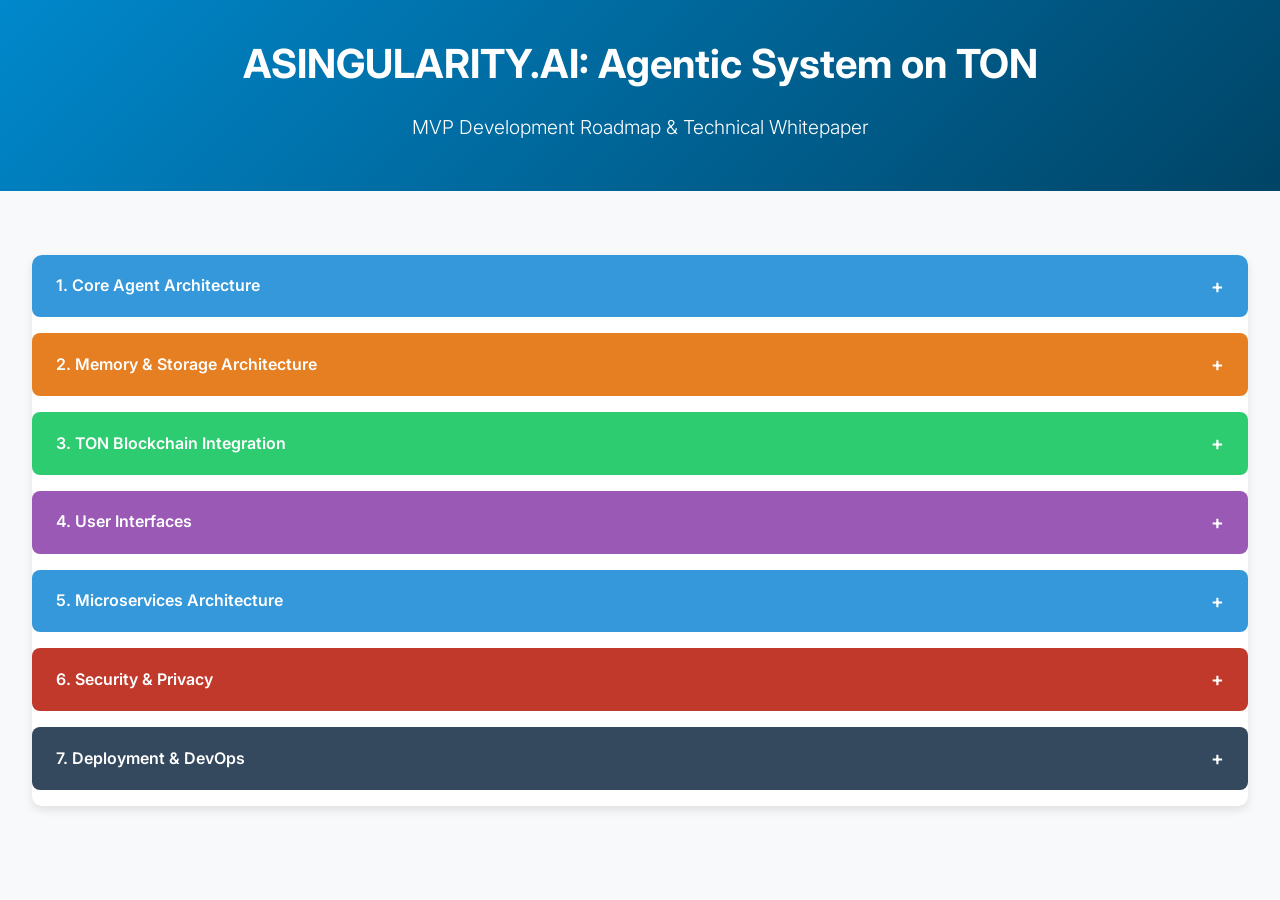
<file: assets/presentations/agentic_system_whitepaper_mindmap_en.html>
<!DOCTYPE html>
<html lang="en">

<head>
    <meta charset="UTF-8">
    <meta name="viewport" content="width=device-width, initial-scale=1.0">
    <title>Agentic System on TON - MVP Whitepaper Mindmap</title>
    <style>
        @import url('https://fonts.googleapis.com/css2?family=Inter:wght@300;400;500;600;700&display=swap');

        * {
            margin: 0;
            padding: 0;
            box-sizing: border-box;
        }

        body {
            font-family: 'Inter', sans-serif;
            background-color: #f8f9fa;
            color: #333;
            line-height: 1.6;
            padding: 0;
            margin: 0;
        }

        header {
            background: linear-gradient(135deg, #0088cc, #004466);
            color: white;
            padding: 2rem;
            text-align: center;
        }

        h1 {
            font-size: 2.5rem;
            margin-bottom: 1rem;
        }

        .subtitle {
            font-size: 1.2rem;
            font-weight: 300;
            margin-bottom: 1rem;
        }

        .container {
            max-width: 1400px;
            margin: 0 auto;
            padding: 2rem;
        }

        .mindmap {
            margin-top: 2rem;
            background-color: white;
            border-radius: 10px;
            box-shadow: 0 4px 10px rgba(0, 0, 0, 0.1);
            overflow: hidden;
        }

        .node {
            cursor: pointer;
            transition: all 0.3s;
            border-radius: 8px;
            margin-bottom: 1rem;
            overflow: hidden;
        }

        .node-header {
            padding: 1rem 1.5rem;
            display: flex;
            justify-content: space-between;
            align-items: center;
            font-weight: 600;
            color: white;
        }

        .node-content {
            padding: 1.5rem;
            display: none;
            background-color: white;
            border: 1px solid #ddd;
            border-top: none;
            border-radius: 0 0 8px 8px;
        }

        .node.active .node-content {
            display: block;
        }

        .node-title {
            display: flex;
            align-items: center;
        }

        .node-expand {
            margin-left: 10px;
            font-size: 1.2rem;
        }

        .todo-list {
            margin-top: 1rem;
        }

        .todo-item {
            padding: 0.5rem 0;
            border-bottom: 1px solid #eee;
        }

        .todo-item:last-child {
            border-bottom: none;
        }

        /* Node colors */
        .core-agent {
            background-color: #3498db;
        }

        .blockchain {
            background-color: #2ecc71;
        }

        .interfaces {
            background-color: #9b59b6;
        }

        .memory-storage {
            background-color: #e67e22;
        }

        .deployment {
            background-color: #34495e;
        }

        .security {
            background-color: #c0392b;
        }

        /* Responsive */
        @media (max-width: 768px) {
            .container {
                padding: 1rem;
            }

            h1 {
                font-size: 2rem;
            }

            .node-header {
                padding: 0.8rem 1rem;
            }

            .node-content {
                padding: 1rem;
            }
        }
    </style>
</head>

<body>
    <header>
        <h1>ASINGULARITY.AI: Agentic System on TON</h1>
        <div class="subtitle">MVP Development Roadmap & Technical Whitepaper</div>
    </header>

    <div class="container">
        <div class="mindmap">
            <!-- Core Agent Node -->
            <div class="node">
                <div class="node-header core-agent">
                    <div class="node-title">1. Core Agent Architecture</div>
                    <div class="node-expand">+</div>
                </div>
                <div class="node-content">
                    <p>Building the autonomous AI agent capable of handling tasks, web browsing, and automation through n8n.</p>
                    
                    <div class="todo-list">
                        <div class="todo-item">💻 Set up LangChain framework with OpenRouter API integration for multi-model support</div>
                        <div class="todo-item">🌐 Integrate browser-use library for web navigation capabilities</div>
                        <div class="todo-item">🔄 Implement n8n connector for workflow automation</div>
                        <div class="todo-item">🧩 Create prompt templates for agent reasoning and planning</div>
                        <div class="todo-item">🤖 Implement ReAct pattern (Reasoning + Acting) for autonomous decision-making</div>
                        <div class="todo-item">📋 Develop task handling system with planning and execution modules</div>
                        <div class="todo-item">🔍 Add web search capabilities (via SerpAPI, DuckDuckGo, etc.)</div>
                        <div class="todo-item">📝 Implement credential management system for securely storing user API keys</div>
                        <div class="todo-item">🔁 Create feedback loop mechanism for continuous improvement</div>
                        <div class="todo-item">⏱️ Add timeout and error handling for robust operation</div>
                    </div>
                </div>
            </div>

            <!-- Memory and Storage Node -->
            <div class="node">
                <div class="node-header memory-storage">
                    <div class="node-title">2. Memory & Storage Architecture</div>
                    <div class="node-expand">+</div>
                </div>
                <div class="node-content">
                    <p>Implementing efficient memory systems for agent knowledge and user data persistence.</p>
                    
                    <div class="todo-list">
                        <div class="todo-item">🧠 Set up ChromaDB for vector storage and semantic memory</div>
                        <div class="todo-item">🔑 Design secure database for storing user credentials and API keys</div>
                        <div class="todo-item">🔄 Implement conversation history storage and retrieval</div>
                        <div class="todo-item">📚 Create knowledge base system with structured information retrieval</div>
                        <div class="todo-item">🔍 Add context window management for effective memory utilization</div>
                        <div class="todo-item">🔐 Implement encryption for sensitive data storage</div>
                        <div class="todo-item">📊 Design analytics storage for tracking agent performance</div>
                        <div class="todo-item">📃 Set up document storage for task artifacts and results</div>
                        <div class="todo-item">♻️ Implement memory garbage collection and optimization</div>
                        <div class="todo-item">🔄 Create backup and recovery procedures for all data stores</div>
                    </div>
                </div>
            </div>

            <!-- Blockchain Integration Node -->
            <div class="node">
                <div class="node-header blockchain">
                    <div class="node-title">3. TON Blockchain Integration</div>
                    <div class="node-expand">+</div>
                </div>
                <div class="node-content">
                    <p>Developing smart contracts on TON for agent registration, task management, and payments.</p>
                    
                    <div class="todo-list">
                        <div class="todo-item">📜 Develop AgentNFT smart contract on FunC for agent registration</div>
                        <div class="todo-item">📋 Create TaskRegistry smart contract for managing task lifecycle</div>
                        <div class="todo-item">💰 Implement escrow functionality for secure task payments</div>
                        <div class="todo-item">🔗 Set up TON Connect integration for wallet connectivity</div>
                        <div class="todo-item">🌉 Create API bridge between agent backend and TON blockchain</div>
                        <div class="todo-item">📦 Implement IPFS integration for storing task descriptions and results</div>
                        <div class="todo-item">🧩 Develop Oracle service for verifying task completion</div>
                        <div class="todo-item">📊 Create commission distribution system for platform sustainability</div>
                        <div class="todo-item">🔄 Add transaction monitoring service for tracking payments</div>
                        <div class="todo-item">🧪 Set up testnet deployment pipeline for contract testing</div>
                    </div>
                </div>
            </div>

            <!-- User Interfaces Node -->
            <div class="node">
                <div class="node-header interfaces">
                    <div class="node-title">4. User Interfaces</div>
                    <div class="node-expand">+</div>
                </div>
                <div class="node-content">
                    <p>Building Telegram bot and web application interfaces for interacting with the agent system.</p>
                    
                    <div class="todo-list">
                        <div class="todo-item">🤖 Develop Telegram bot with Python-Telegram-Bot library</div>
                        <div class="todo-item">💬 Implement conversation handling and dialog management</div>
                        <div class="todo-item">🔘 Create inline buttons for interactive task management</div>
                        <div class="todo-item">💰 Integrate TON payment handling in Telegram (TON Connect)</div>
                        <div class="todo-item">🌐 Develop minimal web interface with React.js</div>
                        <div class="todo-item">📱 Ensure responsive design for mobile and desktop access</div>
                        <div class="todo-item">🔐 Implement authentication system for both interfaces</div>
                        <div class="todo-item">📋 Create dashboard for viewing task history and status</div>
                        <div class="todo-item">🔔 Add notification system for task updates</div>
                        <div class="todo-item">🌍 Implement internationalization (English/Russian support)</div>
                    </div>
                </div>
            </div>

            <!-- Microservices Architecture Node -->
            <div class="node">
                <div class="node-header core-agent">
                    <div class="node-title">5. Microservices Architecture</div>
                    <div class="node-expand">+</div>
                </div>
                <div class="node-content">
                    <p>Designing and implementing the microservices backend architecture with FastAPI.</p>
                    
                    <div class="todo-list">
                        <div class="todo-item">🚀 Set up FastAPI framework for backend microservices</div>
                        <div class="todo-item">🔌 Create API gateway for unified access to services</div>
                        <div class="todo-item">🤖 Implement Agent Service for handling AI processing</div>
                        <div class="todo-item">💾 Develop Storage Service for memory and database operations</div>
                        <div class="todo-item">🔗 Create Blockchain Service for TON interaction</div>
                        <div class="todo-item">🔄 Implement n8n Integration Service for automation workflows</div>
                        <div class="todo-item">🌐 Develop Browser Service for web navigation capabilities</div>
                        <div class="todo-item">👤 Create User Service for account management</div>
                        <div class="todo-item">📊 Implement Analytics Service for tracking performance</div>
                        <div class="todo-item">🔍 Add Service Discovery and health monitoring</div>
                    </div>
                </div>
            </div>

            <!-- Security and Privacy Node -->
            <div class="node">
                <div class="node-header security">
                    <div class="node-title">6. Security & Privacy</div>
                    <div class="node-expand">+</div>
                </div>
                <div class="node-content">
                    <p>Implementing robust security measures for protecting user data and ensuring system integrity.</p>
                    
                    <div class="todo-list">
                        <div class="todo-item">🔐 Implement secure credential storage with encryption</div>
                        <div class="todo-item">🔑 Create API key rotation and management system</div>
                        <div class="todo-item">🛡️ Set up rate limiting and abuse prevention</div>
                        <div class="todo-item">🔍 Implement audit logging for all critical operations</div>
                        <div class="todo-item">🚫 Add input validation and sanitization</div>
                        <div class="todo-item">🔒 Configure HTTPS/TLS for all communications</div>
                        <div class="todo-item">🔄 Create backup and disaster recovery procedures</div>
                        <div class="todo-item">👤 Implement privacy controls for user data</div>
                        <div class="todo-item">📝 Develop terms of service and privacy policy</div>
                        <div class="todo-item">🔍 Conduct security audit before public launch</div>
                    </div>
                </div>
            </div>

            <!-- Deployment Node -->
            <div class="node">
                <div class="node-header deployment">
                    <div class="node-title">7. Deployment & DevOps</div>
                    <div class="node-expand">+</div>
                </div>
                <div class="node-content">
                    <p>Setting up the infrastructure and deployment pipeline for the MVP.</p>
                    
                    <div class="todo-list">
                        <div class="todo-item">☁️ Set up cloud infrastructure (AWS/GCP/Azure)</div>
                        <div class="todo-item">🐳 Create Docker containers for each microservice</div>
                        <div class="todo-item">🚢 Configure Kubernetes for orchestration</div>
                        <div class="todo-item">🔄 Implement CI/CD pipeline for automated deployment</div>
                        <div class="todo-item">📊 Set up monitoring and alerting (Prometheus, Grafana)</div>
                        <div class="todo-item">📝 Configure logging and tracing (ELK Stack)</div>
                        <div class="todo-item">🔍 Implement auto-scaling based on demand</div>
                        <div class="todo-item">🛡️ Configure network security and firewalls</div>
                        <div class="todo-item">💾 Set up backup and restore procedures</div>
                        <div class="todo-item">📋 Create deployment documentation and runbooks</div>
                    </div>
                </div>
            </div>
        </div>
    </div>

    <script>
        document.addEventListener('DOMContentLoaded', function() {
            const nodes = document.querySelectorAll('.node');
            
            nodes.forEach(node => {
                const header = node.querySelector('.node-header');
                const expandIcon = node.querySelector('.node-expand');
                
                header.addEventListener('click', function() {
                    node.classList.toggle('active');
                    
                    if (node.classList.contains('active')) {
                        expandIcon.textContent = '-';
                    } else {
                        expandIcon.textContent = '+';
                    }
                });
            });
        });
    </script>
</body>

</html>
</file>
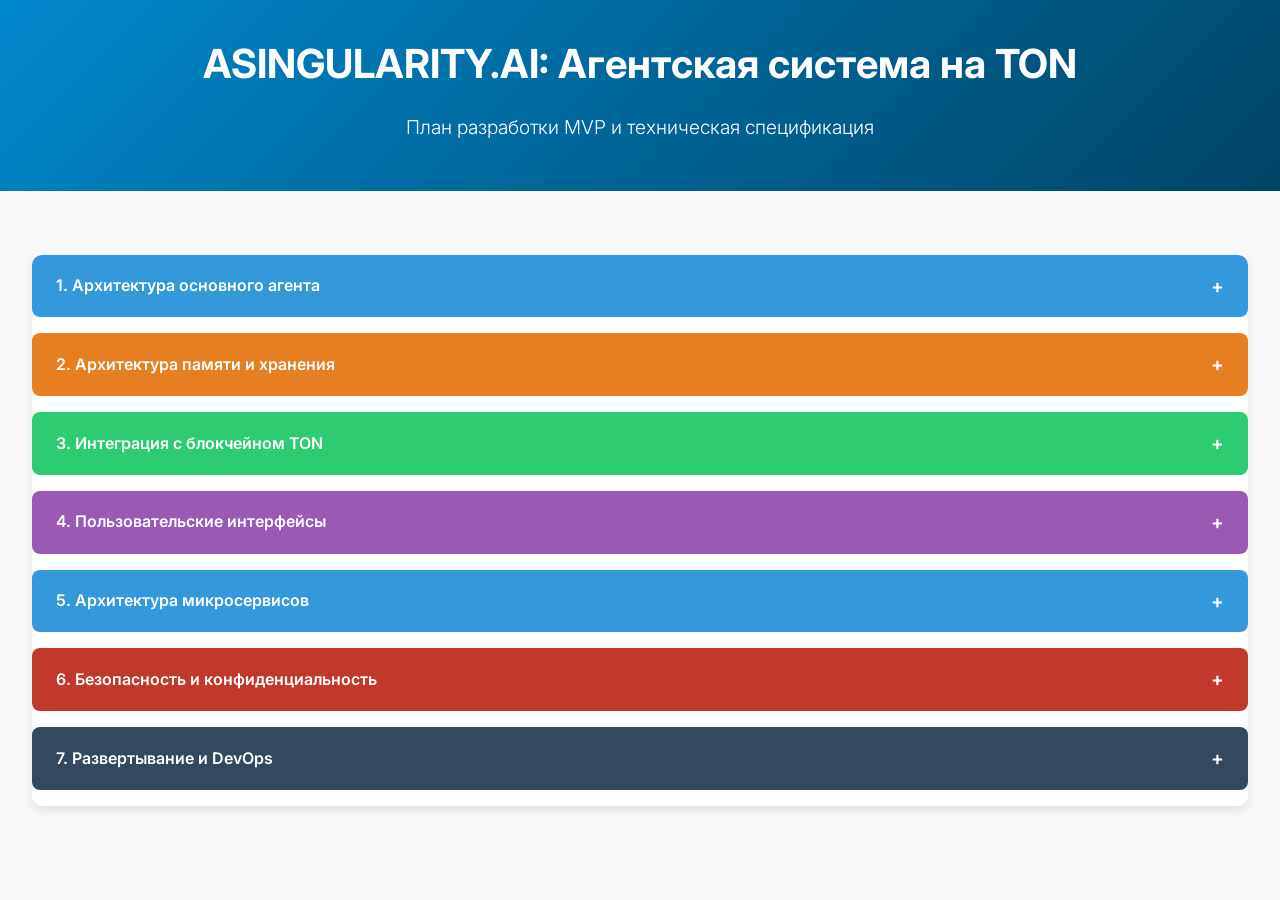
<file: assets/presentations/agentic_system_whitepaper_mindmap_ru.html>
<!DOCTYPE html>
<html lang="ru">

<head>
    <meta charset="UTF-8">
    <meta name="viewport" content="width=device-width, initial-scale=1.0">
    <title>Агентская система на TON - Карта MVP</title>
    <style>
        @import url('https://fonts.googleapis.com/css2?family=Inter:wght@300;400;500;600;700&display=swap');

        * {
            margin: 0;
            padding: 0;
            box-sizing: border-box;
        }

        body {
            font-family: 'Inter', sans-serif;
            background-color: #f8f9fa;
            color: #333;
            line-height: 1.6;
            padding: 0;
            margin: 0;
        }

        header {
            background: linear-gradient(135deg, #0088cc, #004466);
            color: white;
            padding: 2rem;
            text-align: center;
        }

        h1 {
            font-size: 2.5rem;
            margin-bottom: 1rem;
        }

        .subtitle {
            font-size: 1.2rem;
            font-weight: 300;
            margin-bottom: 1rem;
        }

        .container {
            max-width: 1400px;
            margin: 0 auto;
            padding: 2rem;
        }

        .mindmap {
            margin-top: 2rem;
            background-color: white;
            border-radius: 10px;
            box-shadow: 0 4px 10px rgba(0, 0, 0, 0.1);
            overflow: hidden;
        }

        .node {
            cursor: pointer;
            transition: all 0.3s;
            border-radius: 8px;
            margin-bottom: 1rem;
            overflow: hidden;
        }

        .node-header {
            padding: 1rem 1.5rem;
            display: flex;
            justify-content: space-between;
            align-items: center;
            font-weight: 600;
            color: white;
        }

        .node-content {
            padding: 1.5rem;
            display: none;
            background-color: white;
            border: 1px solid #ddd;
            border-top: none;
            border-radius: 0 0 8px 8px;
        }

        .node.active .node-content {
            display: block;
        }

        .node-title {
            display: flex;
            align-items: center;
        }

        .node-expand {
            margin-left: 10px;
            font-size: 1.2rem;
        }

        .todo-list {
            margin-top: 1rem;
        }

        .todo-item {
            padding: 0.5rem 0;
            border-bottom: 1px solid #eee;
        }

        .todo-item:last-child {
            border-bottom: none;
        }

        /* Node colors */
        .core-agent {
            background-color: #3498db;
        }

        .blockchain {
            background-color: #2ecc71;
        }

        .interfaces {
            background-color: #9b59b6;
        }

        .memory-storage {
            background-color: #e67e22;
        }

        .deployment {
            background-color: #34495e;
        }

        .security {
            background-color: #c0392b;
        }

        /* Responsive */
        @media (max-width: 768px) {
            .container {
                padding: 1rem;
            }

            h1 {
                font-size: 2rem;
            }

            .node-header {
                padding: 0.8rem 1rem;
            }

            .node-content {
                padding: 1rem;
            }
        }
    </style>
</head>

<body>
    <header>
        <h1>ASINGULARITY.AI: Агентская система на TON</h1>
        <div class="subtitle">План разработки MVP и техническая спецификация</div>
    </header>

    <div class="container">
        <div class="mindmap">
            <!-- Core Agent Node -->
            <div class="node">
                <div class="node-header core-agent">
                    <div class="node-title">1. Архитектура основного агента</div>
                    <div class="node-expand">+</div>
                </div>
                <div class="node-content">
                    <p>Создание автономного ИИ-агента, способного выполнять задачи, работать в браузере и управлять автоматизацией через n8n.</p>
                    
                    <div class="todo-list">
                        <div class="todo-item">💻 Настроить фреймворк LangChain с интеграцией OpenRouter API для поддержки нескольких моделей</div>
                        <div class="todo-item">🌐 Интегрировать библиотеку browser-use для возможностей веб-навигации</div>
                        <div class="todo-item">🔄 Разработать коннектор n8n для автоматизации рабочих процессов</div>
                        <div class="todo-item">🧩 Создать шаблоны промптов для рассуждений и планирования агента</div>
                        <div class="todo-item">🤖 Реализовать паттерн ReAct (Reasoning + Acting) для автономного принятия решений</div>
                        <div class="todo-item">📋 Разработать систему обработки задач с модулями планирования и выполнения</div>
                        <div class="todo-item">🔍 Добавить возможность веб-поиска (через SerpAPI, DuckDuckGo и др.)</div>
                        <div class="todo-item">📝 Реализовать систему управления учетными данными для безопасного хранения API-ключей пользователя</div>
                        <div class="todo-item">🔁 Создать механизм обратной связи для постоянного улучшения</div>
                        <div class="todo-item">⏱️ Добавить тайм-ауты и обработку ошибок для стабильной работы</div>
                    </div>
                </div>
            </div>

            <!-- Memory and Storage Node -->
            <div class="node">
                <div class="node-header memory-storage">
                    <div class="node-title">2. Архитектура памяти и хранения</div>
                    <div class="node-expand">+</div>
                </div>
                <div class="node-content">
                    <p>Внедрение эффективных систем памяти для знаний агента и сохранения пользовательских данных.</p>
                    
                    <div class="todo-list">
                        <div class="todo-item">🧠 Настроить ChromaDB для векторного хранилища и семантической памяти</div>
                        <div class="todo-item">🔑 Разработать защищенную базу данных для хранения учетных данных пользователя и API-ключей</div>
                        <div class="todo-item">🔄 Реализовать хранение и извлечение истории разговоров</div>
                        <div class="todo-item">📚 Создать систему базы знаний со структурированным поиском информации</div>
                        <div class="todo-item">🔍 Добавить управление контекстным окном для эффективного использования памяти</div>
                        <div class="todo-item">🔐 Внедрить шифрование для хранения конфиденциальных данных</div>
                        <div class="todo-item">📊 Разработать хранилище аналитики для отслеживания производительности агента</div>
                        <div class="todo-item">📃 Настроить хранилище документов для артефактов и результатов задач</div>
                        <div class="todo-item">♻️ Реализовать сборку мусора и оптимизацию памяти</div>
                        <div class="todo-item">🔄 Создать процедуры резервного копирования и восстановления для всех хранилищ данных</div>
                    </div>
                </div>
            </div>

            <!-- Blockchain Integration Node -->
            <div class="node">
                <div class="node-header blockchain">
                    <div class="node-title">3. Интеграция с блокчейном TON</div>
                    <div class="node-expand">+</div>
                </div>
                <div class="node-content">
                    <p>Разработка смарт-контрактов на TON для регистрации агентов, управления задачами и платежами.</p>
                    
                    <div class="todo-list">
                        <div class="todo-item">📜 Разработать смарт-контракт AgentNFT на FunC для регистрации агентов</div>
                        <div class="todo-item">📋 Создать смарт-контракт TaskRegistry для управления жизненным циклом задач</div>
                        <div class="todo-item">💰 Реализовать функционал эскроу для безопасных платежей за задачи</div>
                        <div class="todo-item">🔗 Настроить интеграцию TON Connect для подключения кошельков</div>
                        <div class="todo-item">🌉 Создать API-мост между бэкендом агента и блокчейном TON</div>
                        <div class="todo-item">📦 Реализовать интеграцию с IPFS для хранения описаний задач и результатов</div>
                        <div class="todo-item">🧩 Разработать сервис Oracle для проверки выполнения задач</div>
                        <div class="todo-item">📊 Создать систему распределения комиссий для устойчивости платформы</div>
                        <div class="todo-item">🔄 Добавить сервис мониторинга транзакций для отслеживания платежей</div>
                        <div class="todo-item">🧪 Настроить конвейер развертывания в тестовой сети для тестирования контрактов</div>
                    </div>
                </div>
            </div>

            <!-- User Interfaces Node -->
            <div class="node">
                <div class="node-header interfaces">
                    <div class="node-title">4. Пользовательские интерфейсы</div>
                    <div class="node-expand">+</div>
                </div>
                <div class="node-content">
                    <p>Создание интерфейсов Telegram-бота и веб-приложения для взаимодействия с агентской системой.</p>
                    
                    <div class="todo-list">
                        <div class="todo-item">🤖 Разработать Telegram-бота с использованием библиотеки Python-Telegram-Bot</div>
                        <div class="todo-item">💬 Реализовать обработку разговоров и управление диалогами</div>
                        <div class="todo-item">🔘 Создать inline-кнопки для интерактивного управления задачами</div>
                        <div class="todo-item">💰 Интегрировать обработку платежей TON в Telegram (TON Connect)</div>
                        <div class="todo-item">🌐 Разработать минимальный веб-интерфейс с использованием React.js</div>
                        <div class="todo-item">📱 Обеспечить адаптивный дизайн для доступа с мобильных устройств и ПК</div>
                        <div class="todo-item">🔐 Реализовать систему аутентификации для обоих интерфейсов</div>
                        <div class="todo-item">📋 Создать панель управления для просмотра истории и статуса задач</div>
                        <div class="todo-item">🔔 Добавить систему уведомлений об обновлениях задач</div>
                        <div class="todo-item">🌍 Реализовать интернационализацию (поддержка английского/русского языков)</div>
                    </div>
                </div>
            </div>

            <!-- Microservices Architecture Node -->
            <div class="node">
                <div class="node-header core-agent">
                    <div class="node-title">5. Архитектура микросервисов</div>
                    <div class="node-expand">+</div>
                </div>
                <div class="node-content">
                    <p>Проектирование и реализация архитектуры бэкенда на микросервисах с использованием FastAPI.</p>
                    
                    <div class="todo-list">
                        <div class="todo-item">🚀 Настроить фреймворк FastAPI для бэкенд-микросервисов</div>
                        <div class="todo-item">🔌 Создать API-шлюз для унифицированного доступа к сервисам</div>
                        <div class="todo-item">🤖 Реализовать сервис агента для обработки ИИ</div>
                        <div class="todo-item">💾 Разработать сервис хранения для операций с памятью и базой данных</div>
                        <div class="todo-item">🔗 Создать сервис блокчейна для взаимодействия с TON</div>
                        <div class="todo-item">🔄 Реализовать сервис интеграции n8n для рабочих процессов автоматизации</div>
                        <div class="todo-item">🌐 Разработать сервис браузера для возможностей веб-навигации</div>
                        <div class="todo-item">👤 Создать сервис пользователя для управления учетными записями</div>
                        <div class="todo-item">📊 Реализовать сервис аналитики для отслеживания производительности</div>
                        <div class="todo-item">🔍 Добавить Service Discovery и мониторинг работоспособности</div>
                    </div>
                </div>
            </div>

            <!-- Security and Privacy Node -->
            <div class="node">
                <div class="node-header security">
                    <div class="node-title">6. Безопасность и конфиденциальность</div>
                    <div class="node-expand">+</div>
                </div>
                <div class="node-content">
                    <p>Внедрение надежных мер безопасности для защиты пользовательских данных и обеспечения целостности системы.</p>
                    
                    <div class="todo-list">
                        <div class="todo-item">🔐 Реализовать защищенное хранилище учетных данных с шифрованием</div>
                        <div class="todo-item">🔑 Создать систему ротации и управления API-ключами</div>
                        <div class="todo-item">🛡️ Настроить ограничение скорости и предотвращение злоупотреблений</div>
                        <div class="todo-item">🔍 Реализовать аудит-логирование для всех критических операций</div>
                        <div class="todo-item">🚫 Добавить валидацию и санитизацию ввода</div>
                        <div class="todo-item">🔒 Настроить HTTPS/TLS для всех коммуникаций</div>
                        <div class="todo-item">🔄 Создать процедуры резервного копирования и аварийного восстановления</div>
                        <div class="todo-item">👤 Реализовать контроль конфиденциальности пользовательских данных</div>
                        <div class="todo-item">📝 Разработать условия использования и политику конфиденциальности</div>
                        <div class="todo-item">🔍 Провести аудит безопасности перед публичным запуском</div>
                    </div>
                </div>
            </div>

            <!-- Deployment Node -->
            <div class="node">
                <div class="node-header deployment">
                    <div class="node-title">7. Развертывание и DevOps</div>
                    <div class="node-expand">+</div>
                </div>
                <div class="node-content">
                    <p>Настройка инфраструктуры и конвейера развертывания для MVP.</p>
                    
                    <div class="todo-list">
                        <div class="todo-item">☁️ Настроить облачную инфраструктуру (AWS/GCP/Azure)</div>
                        <div class="todo-item">🐳 Создать Docker-контейнеры для каждого микросервиса</div>
                        <div class="todo-item">🚢 Настроить Kubernetes для оркестрации</div>
                        <div class="todo-item">🔄 Реализовать CI/CD-конвейер для автоматизированного развертывания</div>
                        <div class="todo-item">📊 Настроить мониторинг и оповещения (Prometheus, Grafana)</div>
                        <div class="todo-item">📝 Настроить логирование и трассировку (ELK Stack)</div>
                        <div class="todo-item">🔍 Реализовать автомасштабирование на основе спроса</div>
                        <div class="todo-item">🛡️ Настроить сетевую безопасность и брандмауэры</div>
                        <div class="todo-item">💾 Настроить процедуры резервного копирования и восстановления</div>
                        <div class="todo-item">📋 Создать документацию по развертыванию и руководства</div>
                    </div>
                </div>
            </div>
        </div>
    </div>

    <script>
        document.addEventListener('DOMContentLoaded', function() {
            const nodes = document.querySelectorAll('.node');
            
            nodes.forEach(node => {
                const header = node.querySelector('.node-header');
                const expandIcon = node.querySelector('.node-expand');
                
                header.addEventListener('click', function() {
                    node.classList.toggle('active');
                    
                    if (node.classList.contains('active')) {
                        expandIcon.textContent = '-';
                    } else {
                        expandIcon.textContent = '+';
                    }
                });
            });
        });
    </script>
</body>

</html>
</file>
<file: website/src/styles.css>
/* Global Styles */
:root {
    --primary-color: #6e00ff;
    --secondary-color: #00d9ff;
    --accent-color: #ff00e5;
    --dark-bg: #050a18;
    --darker-bg: #030812;
    --light-text: #ffffff;
    --gray-text: #a0a0a0;
    --card-bg: rgba(16, 26, 54, 0.6);
    --gradient-primary: linear-gradient(135deg, var(--primary-color), var(--secondary-color));
    --gradient-accent: linear-gradient(135deg, var(--accent-color), var(--secondary-color));
    --shadow: 0 4px 20px rgba(0, 0, 0, 0.5);
    --glow: 0 0 15px rgba(110, 0, 255, 0.5);
    --border-radius: 8px;
    --transition: all 0.3s ease;
}

* {
    margin: 0;
    padding: 0;
    box-sizing: border-box;
}

html {
    scroll-behavior: smooth;
    font-size: 16px;
    overflow-x: hidden;
}

body {
    background-color: #050a18;
    color: #e0e0e0;
    font-family: 'Roboto', sans-serif;
    margin: 0;
    padding: 0;
    overflow-x: hidden;
    line-height: 1.6;
    position: relative;
    background-image: 
        radial-gradient(circle at 20% 30%, rgba(110, 0, 255, 0.1) 0%, transparent 20%),
        radial-gradient(circle at 80% 70%, rgba(0, 217, 255, 0.1) 0%, transparent 20%),
        linear-gradient(to bottom, #050a18, #0a1428);
}

h1, h2, h3, h4, h5, h6 {
    font-family: 'Orbitron', sans-serif;
    color: var(--text-color);
    margin: 0 0 1rem 0;
    line-height: 1.3;
}

h2 {
    font-size: 2.2rem;
    letter-spacing: 1px;
    text-shadow: 0 0 1px rgba(110, 0, 255, 0.3), 0 0 2px rgba(0, 217, 255, 0.2);
}

h3 {
    font-size: 1.8rem;
    letter-spacing: 0.5px;
    text-shadow: 0 0 1px rgba(110, 0, 255, 0.2), 0 0 2px rgba(0, 217, 255, 0.1);
    transition: text-shadow 0.3s ease;
}

h3:hover {
    text-shadow: 0 0 2px rgba(0, 217, 255, 0.3), 0 0 4px rgba(255, 0, 229, 0.2);
}

a {
    text-decoration: none;
    color: var(--light-text);
    transition: var(--transition);
}

a:hover {
    color: var(--secondary-color);
}

ul {
    list-style: none;
}

.section {
    padding: 100px 0;
    position: relative;
}

.section-container {
    max-width: 1200px;
    margin: 0 auto;
    padding: 2rem;
    text-align: center;
}

.section-title {
    position: relative;
    overflow: visible;
    margin-bottom: 2rem;
    font-size: 2.5rem;
    text-align: center;
    color: var(--text-color);
    padding: 0.5rem 1rem;
    display: inline-block;
    background: rgba(10, 15, 30, 0.2);
    border-radius: 4px;
    box-shadow: 0 0 8px rgba(0, 0, 0, 0.15);
    border: 1px solid rgba(110, 0, 255, 0.08);
    letter-spacing: 1px;
}

.section-title::after {
    content: '';
    position: absolute;
    bottom: -8px;
    left: 50%;
    transform: translateX(-50%);
    width: 50px;
    height: 2px;
    background: linear-gradient(90deg, var(--primary-color), var(--accent-color));
    opacity: 0.4;
}

.section-title.glitch-text {
    text-shadow: 0 0 1px var(--accent-color), 0 0 2px var(--accent-color);
}

.section-title.glitch-text::before {
    content: attr(data-text);
    position: absolute;
    top: 0;
    left: 0;
    width: 100%;
    height: 100%;
    background: transparent;
    -webkit-background-clip: text;
    background-clip: text;
    color: transparent;
    text-shadow: 0 0 1px var(--accent-color);
    opacity: 0.2;
    animation: title-scanline 5s linear infinite;
}

.section-title .gradient-text {
    background: linear-gradient(90deg, var(--primary-color), var(--accent-color), var(--secondary-color));
    background-size: 200% auto;
    -webkit-background-clip: text;
    background-clip: text;
    color: transparent;
    animation: gradient-shift 10s linear infinite;
    text-shadow: none;
    opacity: 0.85;
}

.section-title .gradient-text::after {
    opacity: 0.2;
}

.section-description {
    text-align: center;
    max-width: 800px;
    margin: 0 auto 3rem;
    font-size: 1.1rem;
    color: var(--gray-text);
}

.gradient-text {
    background: linear-gradient(90deg, var(--primary-color), var(--accent-color), var(--secondary-color));
    background-size: 200% auto;
    -webkit-background-clip: text;
    background-clip: text;
    color: transparent;
    animation: gradient-shift 8s linear infinite;
    display: inline-block;
    position: relative;
}

.gradient-text::after {
    content: attr(data-text);
    position: absolute;
    top: 0;
    left: 0;
    width: 100%;
    height: 100%;
    background: linear-gradient(90deg, var(--accent-color), var(--secondary-color), var(--primary-color));
    background-size: 200% auto;
    -webkit-background-clip: text;
    background-clip: text;
    color: transparent;
    opacity: 0.5;
    animation: gradient-shift 8s linear infinite reverse;
    animation-delay: 0.5s;
}

@keyframes gradient-shift {
    0% {
        background-position: 0% center;
    }
    100% {
        background-position: 200% center;
    }
}

.btn {
    display: inline-block;
    padding: 12px 30px;
    border-radius: var(--border-radius);
    font-weight: 600;
    text-transform: uppercase;
    letter-spacing: 1px;
    transition: var(--transition);
    cursor: pointer;
    font-family: 'Orbitron', sans-serif;
    font-size: 0.9rem;
}

.primary-btn {
    background: var(--gradient-primary);
    color: var(--light-text);
    box-shadow: var(--glow);
}

.primary-btn:hover {
    transform: translateY(-3px);
    box-shadow: 0 0 25px rgba(110, 0, 255, 0.7);
    color: var(--light-text);
}

.secondary-btn {
    background: transparent;
    color: var(--light-text);
    border: 2px solid var(--secondary-color);
}

.secondary-btn:hover {
    background: var(--secondary-color);
    color: var(--dark-bg);
    transform: translateY(-3px);
}

/* Stars Background */
.stars-container {
    position: fixed;
    top: 0;
    left: 0;
    width: 100%;
    height: 100%;
    z-index: -1;
    overflow: hidden;
}

#stars, #stars2, #stars3 {
    position: absolute;
    top: 0;
    left: 0;
    width: 100%;
    height: 100%;
}

#stars {
    background: transparent url('data:image/svg+xml;utf8,<svg xmlns="http://www.w3.org/2000/svg" viewBox="0 0 1000 1000"><circle cx="500" cy="500" r="1" fill="white"/></svg>') repeat;
    background-size: 1000px 1000px;
    animation: animateStars 50s linear infinite;
    opacity: 0.3;
}

#stars2 {
    background: transparent url('data:image/svg+xml;utf8,<svg xmlns="http://www.w3.org/2000/svg" viewBox="0 0 1000 1000"><circle cx="500" cy="500" r="2" fill="white"/></svg>') repeat;
    background-size: 2000px 2000px;
    animation: animateStars 100s linear infinite;
    opacity: 0.5;
}

#stars3 {
    background: transparent url('data:image/svg+xml;utf8,<svg xmlns="http://www.w3.org/2000/svg" viewBox="0 0 1000 1000"><circle cx="500" cy="500" r="3" fill="white"/></svg>') repeat;
    background-size: 3000px 3000px;
    animation: animateStars 150s linear infinite;
    opacity: 0.7;
}

@keyframes animateStars {
    from {
        transform: translateY(0);
    }
    to {
        transform: translateY(-1000px);
    }
}

/* Header & Navigation */
header {
    position: fixed;
    top: 0;
    left: 0;
    width: 100%;
    z-index: 1000;
    padding: 15px 0;
    background: rgba(3, 8, 18, 0.8);
    backdrop-filter: blur(10px);
    box-shadow: 0 2px 10px rgba(0, 0, 0, 0.3);
    transition: var(--transition);
}

header.scrolled {
    padding: 8px 0;
    background: rgba(3, 8, 18, 0.95);
}

nav {
    display: flex;
    justify-content: space-between;
    align-items: center;
    max-width: 1200px;
    margin: 0 auto;
    padding: 0 20px;
}

.logo-container {
    display: flex;
    flex-direction: column;
    align-items: flex-start;
}

.logo {
    position: relative;
    display: flex;
    align-items: center;
    justify-content: center;
    height: 32px;
}

.logo-text {
    font-size: 1.5rem;
    font-weight: 700;
    letter-spacing: 2px;
    position: relative;
    transition: all 0.5s ease;
    font-family: 'Orbitron', sans-serif;
    text-transform: uppercase;
    -webkit-text-stroke: 1px rgba(0, 217, 255, 0.3);
    text-shadow: 0 0 10px rgba(0, 217, 255, 0.5), 0 0 20px rgba(110, 0, 255, 0.3);
    clip-path: polygon(0 0, 100% 0, 100% 85%, 95% 100%, 0 100%);
    padding: 0 5px 5px 0;
}

.logo .highlight {
    color: var(--accent-color);
    transition: all 0.5s ease;
    position: relative;
    text-shadow: 0 0 10px var(--accent-color), 0 0 20px var(--accent-color);
    animation: logo-highlight-pulse 3s infinite;
}

@keyframes logo-highlight-pulse {
    0%, 100% {
        color: var(--accent-color);
        text-shadow: 0 0 10px var(--accent-color), 0 0 20px var(--accent-color);
    }
    50% {
        color: var(--secondary-color);
        text-shadow: 0 0 15px var(--secondary-color), 0 0 25px var(--secondary-color);
    }
}

.logo-ai, .logo-singularity {
    font-size: 1.8rem;
    font-weight: 700;
    letter-spacing: 2px;
    font-family: 'Orbitron', sans-serif;
    color: var(--text-color);
    text-shadow: 0 0 3px var(--accent-color), 0 0 5px var(--accent-color);
}

.logo-ai .highlight, .logo-singularity .highlight {
    color: var(--accent-color);
    text-shadow: 0 0 5px var(--accent-color), 0 0 10px var(--accent-color);
}

.logo-subtitle {
    display: flex;
    flex-direction: row;
    font-family: 'Orbitron', sans-serif;
    font-size: 0.6rem;
    line-height: 1;
    margin-top: -2px;
    margin-left: 2px;
    gap: 6px;
    letter-spacing: 1px;
    position: relative;
}

.ai-text {
    color: var(--accent-color);
    font-weight: 700;
    text-shadow: 0 0 5px var(--accent-color), 0 0 10px var(--accent-color);
    transition: all 0.3s ease;
    position: relative;
    padding: 2px 4px;
    border: 1px solid rgba(0, 217, 255, 0.3);
    background: rgba(0, 217, 255, 0.05);
    clip-path: polygon(0 0, 100% 0, 95% 100%, 0 100%);
}

.singularity-text {
    color: var(--light-text);
    font-weight: 500;
    transition: all 0.3s ease;
    position: relative;
    padding: 2px 4px;
    border: 1px solid rgba(110, 0, 255, 0.3);
    background: rgba(110, 0, 255, 0.05);
    clip-path: polygon(5% 0, 100% 0, 100% 100%, 0 100%);
}

.nav-links {
    display: flex;
    gap: 20px;
}

.nav-links li a {
    font-family: 'Orbitron', sans-serif;
    font-weight: 500;
    font-size: 0.8rem;
    text-transform: uppercase;
    letter-spacing: 1px;
    position: relative;
}

.nav-links li a::after {
    content: '';
    position: absolute;
    bottom: -5px;
    left: 0;
    width: 0;
    height: 2px;
    background: var(--gradient-primary);
    transition: var(--transition);
}

.nav-links li a:hover::after {
    width: 100%;
}

/* Hero Section */
#hero {
    height: 100vh;
    display: flex;
    align-items: center;
    justify-content: space-between;
    padding: 0 20px;
    max-width: 1200px;
    margin: 0 auto;
}

.hero-content {
    max-width: 600px;
}

.hero-content h1 {
    font-size: 3.5rem;
    margin-bottom: 1.5rem;
    line-height: 1.2;
}

.hero-content p {
    font-size: 1.2rem;
    color: var(--gray-text);
    margin-bottom: 2rem;
}

.cta-buttons {
    display: flex;
    gap: 20px;
}

.hero-image {
    position: relative;
    width: 400px;
    height: 400px;
    display: flex;
    align-items: center;
    justify-content: center;
}

/* 3D Cube Animation */
.cube-container {
    width: 200px;
    height: 200px;
    perspective: 1000px;
}

.cube {
    width: 100%;
    height: 100%;
    position: relative;
    transform-style: preserve-3d;
    animation: rotateCube 20s infinite linear;
}

.face {
    position: absolute;
    width: 200px;
    height: 200px;
    display: flex;
    align-items: center;
    justify-content: center;
    font-size: 4rem;
    background: rgba(16, 26, 54, 0.8);
    border: 2px solid var(--secondary-color);
    box-shadow: 0 0 20px rgba(0, 217, 255, 0.5);
    backface-visibility: visible;
}

.face i {
    color: var(--secondary-color);
}

.front {
    transform: translateZ(100px);
}

.back {
    transform: rotateY(180deg) translateZ(100px);
}

.right {
    transform: rotateY(90deg) translateZ(100px);
}

.left {
    transform: rotateY(-90deg) translateZ(100px);
}

.top {
    transform: rotateX(90deg) translateZ(100px);
}

.bottom {
    transform: rotateX(-90deg) translateZ(100px);
}

@keyframes rotateCube {
    0% {
        transform: rotateY(0) rotateX(0);
    }
    100% {
        transform: rotateY(360deg) rotateX(360deg);
    }
}

/* Features Grid */
.features-grid {
    display: grid;
    grid-template-columns: repeat(auto-fit, minmax(300px, 1fr));
    gap: 30px;
    margin-top: 50px;
}

.feature-card {
    background: var(--card-bg);
    border-radius: var(--border-radius);
    padding: 30px;
    transition: var(--transition);
    border: 1px solid rgba(110, 0, 255, 0.2);
    box-shadow: var(--shadow);
    backdrop-filter: blur(5px);
}

.feature-card:hover {
    transform: translateY(-10px);
    box-shadow: var(--glow);
    border-color: var(--primary-color);
}

.feature-icon {
    font-size: 2.5rem;
    margin-bottom: 20px;
    color: var(--secondary-color);
}

.feature-card h3 {
    font-size: 1.5rem;
    margin-bottom: 15px;
}

.feature-card p {
    color: var(--gray-text);
}

/* Current Stage Section */
.current-stage-content {
    display: flex;
    align-items: center;
    gap: 50px;
}

.stage-info {
    flex: 1;
}

.stage-badge {
    display: inline-block;
    background: var(--gradient-primary);
    padding: 8px 16px;
    border-radius: 20px;
    font-family: 'Orbitron', sans-serif;
    font-size: 0.9rem;
    margin-bottom: 20px;
}

.stage-info h3 {
    font-size: 2rem;
    margin-bottom: 20px;
}

.stage-highlights {
    margin: 30px 0;
}

.stage-highlights li {
    margin-bottom: 15px;
    display: flex;
    align-items: center;
}

.stage-highlights li i {
    margin-right: 15px;
    color: var(--secondary-color);
}

.stage-image {
    flex: 1;
    display: flex;
    justify-content: center;
}

.stage-image img {
    max-width: 100%;
    border-radius: var(--border-radius);
    box-shadow: var(--shadow);
    border: 2px solid var(--primary-color);
}

/* Timeline */
.timeline {
    position: relative;
    padding: 20px 0;
    margin: 40px 0;
    overflow: visible;
}

.timeline::before {
    content: '';
    position: absolute;
    top: 0;
    bottom: 0;
    left: 50%;
    width: 2px;
    background: linear-gradient(to bottom, 
        rgba(110, 0, 255, 0.2), 
        rgba(0, 217, 255, 0.8), 
        rgba(110, 0, 255, 0.2));
    transform: translateX(-50%);
    z-index: 1;
}

.timeline-item {
    position: relative;
    margin-bottom: 80px; /* Увеличиваем отступ между элементами */
    width: 100%;
    overflow: visible;
    clear: both; /* Предотвращаем проблемы с обтеканием */
    min-height: 150px; /* Минимальная высота для стабильности */
}

.timeline-dot {
    position: absolute;
    top: 20px;
    left: 50%;
    transform: translateX(-50%);
    width: 20px;
    height: 20px;
    border-radius: 50%;
    background: var(--gradient-primary);
    z-index: 2;
    box-shadow: 0 0 10px rgba(0, 217, 255, 0.5);
    transition: all 0.3s ease;
}

.timeline-item:hover .timeline-dot {
    transform: translateX(-50%) scale(1.3);
    box-shadow: 0 0 15px rgba(0, 217, 255, 0.8);
}

.timeline-content {
    position: relative;
    width: 45%;
    padding: 20px;
    background: rgba(10, 15, 30, 0.7);
    border-radius: var(--border-radius);
    box-shadow: 0 5px 15px rgba(0, 0, 0, 0.1);
    transition: all 0.5s cubic-bezier(0.22, 0.61, 0.36, 1);
    z-index: 2; /* Слой над линией, но под деталями */
}

/* Position timeline items alternately */
.timeline-item:nth-child(odd) .timeline-content {
    float: left;
    margin-left: 0;
    margin-right: auto;
}

.timeline-item:nth-child(even) .timeline-content {
    float: right;
    margin-left: auto;
    margin-right: 0;
}

/* Detailed roadmap info on the opposite side */
.timeline-item .timeline-detail {
    position: absolute;
    width: 45%;
    padding: 0;
    background: rgba(10, 15, 30, 0.7);
    border-radius: var(--border-radius);
    box-shadow: 0 5px 15px rgba(0, 0, 0, 0.1);
    opacity: 0;
    overflow: hidden;
    max-height: 0;
    transition: all 0.5s cubic-bezier(0.22, 0.61, 0.36, 1);
    z-index: 10; /* Слой над остальными элементами */
}

.timeline-item:nth-child(odd) .timeline-detail {
    left: 55%;
    top: 0;
    transform: translateY(20px);
}

.timeline-item:nth-child(even) .timeline-detail {
    left: 0;
    top: 0;
    transform: translateY(20px);
}

.timeline-item:hover .timeline-detail {
    opacity: 1;
    max-height: 1000px;
    padding: 20px;
    transform: translateY(0);
    /* Без смещения карточек */
}

.timeline-detail-content {
    opacity: 0;
    transform: translateY(10px);
    transition: all 0.5s cubic-bezier(0.22, 0.61, 0.36, 1);
    transition-delay: 0.2s;
}

.timeline-item:hover .timeline-detail-content {
    opacity: 1;
    transform: translateY(0);
}

.timeline-detail h4 {
    font-size: 1.3rem;
    margin-bottom: 15px;
    color: var(--accent-color);
    text-shadow: 0 0 5px rgba(0, 217, 255, 0.5);
}

.timeline-detail-icon {
    font-size: 2.5rem;
    color: var(--secondary-color);
    margin-bottom: 15px;
    text-shadow: 0 0 10px rgba(0, 217, 255, 0.5);
}

.timeline-detail ul {
    list-style-type: none;
    padding: 0;
    margin: 0;
}

.timeline-detail ul li {
    position: relative;
    padding-left: 25px;
    margin-bottom: 10px;
    color: var(--gray-text);
}

.timeline-detail ul li::before {
    content: '→';
    position: absolute;
    left: 0;
    color: var(--accent-color);
}

/* Ecosystem Components */
.ecosystem-grid {
    display: grid;
    grid-template-columns: repeat(4, 1fr);
    gap: 30px;
    margin-top: 50px;
    position: relative;
}

.ecosystem-card {
    background: var(--card-bg);
    border-radius: var(--border-radius);
    padding: 30px;
    transition: var(--transition);
    border: 1px solid rgba(110, 0, 255, 0.2);
    box-shadow: var(--shadow);
    height: 100%;
    display: flex;
    flex-direction: column;
}

.ecosystem-card:hover {
    transform: translateY(-5px) scale(1.03);
    z-index: 10;
    filter: brightness(1.1);
    box-shadow: 0 0 30px rgba(110, 0, 255, 0.6), 0 0 50px rgba(0, 217, 255, 0.4);
}

.ecosystem-icon {
    font-size: 2.5rem;
    margin-bottom: 20px;
    color: var(--secondary-color);
}

.ecosystem-card h3 {
    font-size: 1.3rem;
    margin-bottom: 15px;
}

.ecosystem-card p {
    color: var(--gray-text);
    margin-bottom: 20px;
    flex-grow: 1;
}

.learn-more {
    font-family: 'Orbitron', sans-serif;
    font-size: 0.9rem;
    color: var(--secondary-color);
    display: flex;
    align-items: center;
    gap: 10px;
    transition: var(--transition);
}

.learn-more:hover {
    gap: 15px;
}

/* NFT Rewards Section */
.nft-content {
    display: flex;
    justify-content: center;
}

.nft-info {
    max-width: 800px;
}

.nft-info h3 {
    font-size: 2rem;
    margin-bottom: 20px;
    text-align: center;
}

.nft-info > p {
    text-align: center;
    margin-bottom: 40px;
    color: var(--gray-text);
}

.nft-distribution, .profit-sharing, .investment-bonus {
    background: var(--card-bg);
    border-radius: var(--border-radius);
    padding: 30px;
    margin-bottom: 30px;
    border: 1px solid rgba(110, 0, 255, 0.2);
}

.nft-distribution h4, .profit-sharing h4, .investment-bonus h4 {
    font-size: 1.3rem;
    margin-bottom: 20px;
    text-align: center;
}

.distribution-chart {
    position: relative;
    width: 200px;
    height: 200px;
    border-radius: 50%;
    background: conic-gradient(
        var(--primary-color) 0% 42%,
        var(--secondary-color) 42% 100%
    );
    margin: 0 auto 30px;
    display: flex;
    align-items: center;
    justify-content: center;
}

.distribution-legend {
    display: flex;
    flex-direction: column;
    gap: 15px;
}

.legend-item {
    display: flex;
    align-items: center;
    gap: 10px;
}

.legend-color {
    width: 20px;
    height: 20px;
    border-radius: 4px;
}

.color-1 {
    background: var(--primary-color);
}

.color-2 {
    background: var(--secondary-color);
}

.profit-table {
    width: 100%;
    border-collapse: collapse;
}

.profit-table th, .profit-table td {
    padding: 12px;
    text-align: left;
    border-bottom: 1px solid rgba(110, 0, 255, 0.2);
}

.profit-table th {
    background: rgba(110, 0, 255, 0.1);
    font-family: 'Orbitron', sans-serif;
}

.profit-table tr:hover {
    background: rgba(110, 0, 255, 0.05);
}

.investment-bonus p {
    text-align: center;
    color: var(--gray-text);
}

.nft-info .btn {
    display: block;
    margin: 0 auto;
    max-width: 300px;
    text-align: center;
}

/* Join Section */
.join-content {
    display: flex;
    justify-content: center;
}

.join-info {
    max-width: 800px;
}

.join-info h3 {
    font-size: 2.2rem;
    margin-bottom: 50px;
    text-align: center;
    color: var(--text-color);
    text-shadow: 0 0 10px rgba(0, 217, 255, 0.5);
    position: relative;
}

.join-info h3::after {
    content: '';
    position: absolute;
    bottom: -15px;
    left: 50%;
    transform: translateX(-50%);
    width: 100px;
    height: 3px;
    background: var(--gradient-primary);
    border-radius: 2px;
}

/* Centered steps with flowing connections */
.steps-container {
    margin: 0 auto 60px;
    max-width: 700px;
    position: relative;
    display: flex;
    flex-direction: column;
    align-items: center;
}

.steps-container::before {
    content: '';
    position: absolute;
    top: 0;
    bottom: 0;
    left: 50%;
    width: 3px;
    background: linear-gradient(to bottom, 
        rgba(110, 0, 255, 0.3), 
        rgba(0, 217, 255, 0.9), 
        rgba(110, 0, 255, 0.3));
    transform: translateX(-50%);
    z-index: 0;
    box-shadow: 0 0 10px rgba(0, 217, 255, 0.5);
}

.step {
    display: flex;
    flex-direction: column;
    align-items: center;
    text-align: center;
    margin-bottom: 40px;
    position: relative;
    width: 100%;
    z-index: 1;
    transition: transform 0.4s cubic-bezier(0.175, 0.885, 0.32, 1.275);
}

.step:hover {
    transform: translateY(-8px);
}

.step-number {
    width: 60px;
    height: 60px;
    background: radial-gradient(circle, rgba(0, 217, 255, 0.8) 0%, rgba(110, 0, 255, 0.8) 100%);
    border-radius: 50%;
    display: flex;
    align-items: center;
    justify-content: center;
    font-family: 'Orbitron', sans-serif;
    font-weight: 700;
    font-size: 1.3rem;
    margin-bottom: 15px;
    position: relative;
    z-index: 2;
    box-shadow: 0 0 20px rgba(0, 217, 255, 0.7), inset 0 0 10px rgba(255, 255, 255, 0.3);
    border: 2px solid rgba(255, 255, 255, 0.2);
    transition: all 0.4s ease;
    animation: pulse-glow 3s infinite alternate;
    color: #fff;
    text-shadow: 0 0 5px rgba(0, 0, 0, 0.5);
}

@keyframes pulse-glow {
    0% {
        box-shadow: 0 0 15px rgba(0, 217, 255, 0.5), inset 0 0 5px rgba(255, 255, 255, 0.2);
        transform: scale(1);
    }
    100% {
        box-shadow: 0 0 25px rgba(0, 217, 255, 0.8), inset 0 0 15px rgba(255, 255, 255, 0.4);
        transform: scale(1.05);
    }
}

.step-content {
    background: rgba(10, 15, 30, 0.7);
    border: 1px solid rgba(110, 0, 255, 0.3);
    border-radius: var(--border-radius);
    padding: 30px;
    width: 85%;
    position: relative;
    transition: all 0.4s ease;
    box-shadow: 0 5px 15px rgba(0, 0, 0, 0.2);
    backdrop-filter: blur(5px);
}

.step-content::before {
    content: '';
    position: absolute;
    top: -12px;
    left: 50%;
    transform: translateX(-50%);
    width: 0;
    height: 0;
    border-left: 12px solid transparent;
    border-right: 12px solid transparent;
    border-bottom: 12px solid rgba(110, 0, 255, 0.3);
    filter: drop-shadow(0 -3px 3px rgba(0, 0, 0, 0.1));
}

.step-content h4 {
    font-size: 1.5rem;
    margin-bottom: 15px;
    color: var(--accent-color);
    text-shadow: 0 0 8px rgba(0, 217, 255, 0.7);
    letter-spacing: 1px;
    position: relative;
    display: inline-block;
    transition: all 0.3s ease;
}

.step-content h4::after {
    content: '';
    position: absolute;
    bottom: -5px;
    left: 0;
    width: 100%;
    height: 2px;
    background: linear-gradient(90deg, transparent, var(--accent-color), transparent);
    transform: scaleX(0.7);
    opacity: 0.7;
    transition: all 0.4s ease;
}

.step:hover .step-content h4::after {
    transform: scaleX(1);
    opacity: 1;
}

.step-content p {
    color: var(--light-text);
    font-size: 1.05rem;
    line-height: 1.7;
    margin-bottom: 15px;
    transition: all 0.3s ease;
}

.step:hover .step-content p {
    color: #fff;
}

/* Enhanced links in steps */
.step-link {
    color: var(--accent-color);
    text-decoration: none;
    position: relative;
    padding: 3px 8px;
    font-weight: 600;
    transition: all 0.3s ease;
    background: rgba(0, 217, 255, 0.08);
    border-bottom: 1px solid var(--accent-color);
    display: inline-block;
    border-radius: 3px;
    margin: 3px 0;
}

.step-link:hover {
    color: #fff;
    background: rgba(0, 217, 255, 0.25);
    text-shadow: 0 0 8px var(--accent-color);
    transform: translateY(-3px) scale(1.03);
    border-bottom-color: #fff;
    box-shadow: 0 5px 10px rgba(0, 0, 0, 0.2);
}

.step-link::after {
    content: '';
    position: absolute;
    bottom: -1px;
    left: 0;
    width: 100%;
    height: 2px;
    background: var(--gradient-primary);
    transform: scaleX(0);
    transform-origin: right;
    transition: transform 0.4s cubic-bezier(0.175, 0.885, 0.32, 1.275);
}

.step-link:hover::after {
    transform: scaleX(1);
    transform-origin: left;
}

/* Hover effect for steps */
.step:hover .step-content {
    transform: translateY(-5px);
    box-shadow: 0 15px 30px rgba(0, 0, 0, 0.2), 0 0 15px rgba(0, 217, 255, 0.3);
    border-color: rgba(0, 217, 255, 0.5);
    background: rgba(15, 20, 35, 0.8);
}

.step:hover .step-number {
    transform: scale(1.15);
    box-shadow: 0 0 30px rgba(0, 217, 255, 0.9), inset 0 0 20px rgba(255, 255, 255, 0.5);
    background: radial-gradient(circle, rgba(0, 217, 255, 0.9) 0%, rgba(110, 0, 255, 0.9) 100%);
}

/* Emphasize team recruitment */
.join-team-banner {
    background: linear-gradient(135deg, rgba(110, 0, 255, 0.15), rgba(0, 217, 255, 0.15));
    border: 1px solid rgba(0, 217, 255, 0.4);
    border-radius: var(--border-radius);
    padding: 30px;
    margin: 0 auto 50px;
    max-width: 800px;
    text-align: center;
    position: relative;
    overflow: hidden;
    box-shadow: 0 10px 30px rgba(0, 0, 0, 0.2), 0 0 20px rgba(0, 217, 255, 0.2);
    backdrop-filter: blur(5px);
}

.join-team-banner::before {
    content: '';
    position: absolute;
    top: 0;
    left: -100%;
    width: 100%;
    height: 100%;
    background: linear-gradient(90deg, transparent, rgba(0, 217, 255, 0.3), transparent);
    animation: banner-shine 3s infinite;
}

@keyframes banner-shine {
    0% {
        left: -100%;
    }
    50%, 100% {
        left: 100%;
    }
}

.join-team-banner h4 {
    font-size: 1.7rem;
    margin-bottom: 20px;
    color: var(--accent-color);
    text-shadow: 0 0 10px rgba(0, 217, 255, 0.7);
    letter-spacing: 1px;
}

.join-team-banner p {
    color: var(--light-text);
    font-size: 1.15rem;
    line-height: 1.7;
    margin-bottom: 25px;
    text-shadow: 0 0 5px rgba(0, 0, 0, 0.5);
}

.join-team-banner .btn {
    margin-top: 15px;
    padding: 12px 25px;
    font-size: 1.1rem;
    letter-spacing: 1px;
    box-shadow: 0 5px 15px rgba(0, 0, 0, 0.3), 0 0 10px rgba(0, 217, 255, 0.5);
    transition: all 0.4s cubic-bezier(0.175, 0.885, 0.32, 1.275);
}

.join-team-banner .btn:hover {
    transform: translateY(-5px) scale(1.05);
    box-shadow: 0 10px 25px rgba(0, 0, 0, 0.4), 0 0 20px rgba(0, 217, 255, 0.7);
}

/* Footer */
footer {
    background: var(--darker-bg);
    padding: 80px 0 20px;
    position: relative;
}

.footer-content {
    max-width: 1200px;
    margin: 0 auto;
    padding: 0 20px;
    display: flex;
    justify-content: space-between;
    flex-wrap: wrap;
    gap: 40px;
}

.footer-logo {
    flex: 1;
    min-width: 300px;
    text-align: center;
    margin-bottom: 2rem;
    width: 100%;
}

.footer-logo .logo {
    display: inline-block;
    font-size: 2rem;
    font-family: 'Orbitron', sans-serif;
    font-weight: 700;
    color: #fff;
    margin-bottom: 0.5rem;
    letter-spacing: 2px;
    text-align: center;
}

.footer-logo .logo-text {
    display: block;
    text-align: center;
    background: linear-gradient(45deg, #00d9ff, #ff2d55);
    -webkit-background-clip: text;
    -webkit-text-fill-color: transparent;
    animation: footer-logo-glitch 10s infinite;
    position: relative;
}

.footer-logo p {
    font-size: 0.9rem;
    color: rgba(255, 255, 255, 0.7);
    text-align: center;
    margin: 0.5rem auto;
    max-width: 300px;
    font-family: 'Rajdhani', sans-serif;
}

@media (max-width: 768px) {
    .footer-logo {
        padding: 0 1rem;
    }
    
    .footer-logo .logo {
        font-size: 1.75rem;
        margin-bottom: 0.35rem;
    }
    
    .footer-logo p {
        font-size: 0.8rem;
        line-height: 1.4;
        max-width: 260px;
    }
}

.footer-links {
    display: flex;
    gap: 60px;
    flex-wrap: wrap;
}

.footer-section h4 {
    font-size: 1.2rem;
    margin-bottom: 20px;
    position: relative;
}

.footer-section h4::after {
    content: '';
    position: absolute;
    bottom: -10px;
    left: 0;
    width: 30px;
    height: 2px;
    background: var(--gradient-primary);
}

.footer-section ul {
    display: flex;
    flex-direction: column;
    gap: 10px;
}

.footer-section ul li a {
    color: var(--gray-text);
    transition: var(--transition);
}

.footer-section ul li a:hover {
    color: var(--secondary-color);
    padding-left: 5px;
}

.footer-bottom {
    max-width: 1200px;
    margin: 60px auto 0;
    padding: 20px;
    border-top: 1px solid rgba(110, 0, 255, 0.2);
    display: flex;
    justify-content: space-between;
    flex-wrap: wrap;
    gap: 20px;
    color: var(--gray-text);
    font-size: 0.9rem;
}

/* Logo glitch effect */
.logo-text::before {
    content: attr(data-text);
    position: absolute;
    top: 0;
    left: -2px;
    width: 100%;
    height: 100%;
    color: var(--accent-color);
    opacity: 0.3;
    z-index: -1;
    animation: logo-glitch-anim 3s infinite alternate;
}

@keyframes logo-glitch-anim {
    0%, 95%, 100% {
        transform: translate(0);
        opacity: 0.3;
    }
    96% {
        transform: translate(-2px, 1px);
        opacity: 0.5;
    }
    97% {
        transform: translate(2px, -1px);
        opacity: 0.2;
    }
    98% {
        transform: translate(-1px, -1px);
        opacity: 0.4;
    }
    99% {
        transform: translate(1px, 1px);
        opacity: 0.3;
    }
}

/* Footer logo styles */
.footer-logo .logo .logo-text {
    font-size: 1.5rem;
    margin-bottom: 10px;
    display: inline-block;
}

/* Responsive Design */
@media (max-width: 1024px) {
    .hero-content h1 {
        font-size: 3rem;
    }
    
    .current-stage-content {
        flex-direction: column;
    }
    
    .timeline-content {
        width: calc(100% - 40px);
        left: 40px !important;
    }
    
    .timeline::before {
        left: 20px;
    }
    
    .timeline-dot {
        left: 20px;
    }
    
    .nav-links {
        gap: 15px;
    }
    
    .logo-text {
        font-size: 1.3rem;
    }
    
    .invest-btn {
        font-size: 0.7rem;
        padding: 5px 10px;
        margin-left: 10px;
    }
}

@media (max-width: 768px) {
    #hero {
        flex-direction: column;
        justify-content: center;
        text-align: center;
        padding-top: 100px;
    }
    
    .hero-content {
        margin-bottom: 50px;
    }
    
    .cta-buttons {
        justify-content: center;
    }
    
    .nav-links {
        display: none;
    }
    
    .section-title {
        font-size: 2rem;
    }
    
    .footer-content {
        flex-direction: column;
    }
    
    .logo-text {
        font-size: 1.2rem;
    }
    
    header {
        padding: 10px 0;
    }
    
    .invest-btn {
        display: none;
    }
    
    /* Улучшение роадмапа для мобильных устройств */
    .roadmap-container {
        display: flex;
        flex-direction: column;
        align-items: center;
        padding: 20px 0;
    }
    
    .roadmap-card {
        width: 90%;
        margin: 10px auto;
        transform: none !important;
        position: relative;
        left: 0 !important;
        right: 0 !important;
        transition: all 0.3s ease;
    }
    
    .roadmap-card .roadmap-details {
        max-height: 0;
        overflow: hidden;
        transition: all 0.5s ease;
    }
    
    .roadmap-card.expanded .roadmap-details {
        max-height: 300px;
        margin-top: 15px;
    }
    
    .expand-indicator {
        width: 30px;
        height: 30px;
        position: absolute;
        right: 15px;
        top: 15px;
        cursor: pointer;
        z-index: 5;
    }
    
    .expand-indicator span {
        transition: all 0.3s ease;
    }
    
    /* Улучшение анимации глитча для мобильных устройств */
    .temp-glitch {
        animation: enhanced-glitch 0.5s forwards;
        position: relative;
        z-index: 2;
    }
    
    @keyframes enhanced-glitch {
        0% {
            transform: skewX(0deg);
            filter: brightness(1);
        }
        10% {
            transform: skewX(-5deg);
            filter: brightness(1.1) hue-rotate(30deg);
        }
        20% {
            transform: skewX(5deg);
            filter: brightness(1) hue-rotate(0deg);
        }
        30% {
            transform: skewX(-3deg);
            filter: brightness(1.05) hue-rotate(-30deg);
        }
        40% {
            transform: skewX(3deg);
            filter: brightness(1);
        }
        50% {
            transform: skewX(0deg);
            filter: brightness(1.1);
        }
        60% {
            transform: skewX(-2deg);
            filter: brightness(1);
        }
        70% {
            transform: skewX(2deg);
            filter: brightness(1.05);
        }
        80% {
            transform: skewX(0deg);
            filter: brightness(1);
        }
        100% {
            transform: skewX(0deg);
            filter: brightness(1);
        }
    }
    
    .timeline {
        width: 100%;
        padding: 20px 0;
    }
    
    .timeline::before {
        left: 15px;
    }
    
    .timeline-item {
        width: 100%;
        margin-bottom: 50px;
    }
    
    .timeline-dot {
        left: 15px;
    }
    
    .timeline-content {
        margin-left: 50px;
        width: calc(100% - 70px);
        padding: 15px;
        text-align: left;
    }
    
    .timeline-item:nth-child(odd) .timeline-content,
    .timeline-item:nth-child(even) .timeline-content {
        left: 0;
    }
}

@media (max-width: 480px) {
    .hero-content h1 {
        font-size: 2rem;
        margin-bottom: 15px;
    }
    
    .cta-buttons {
        flex-direction: column;
        gap: 15px;
    }
    
    .cta-buttons .btn {
        width: 100%;
        margin: 5px 0;
    }
    
    /* Улучшенная читаемость на маленьких экранах */
    p, li {
        font-size: 0.95rem;
        line-height: 1.6;
    }
    
    /* Уменьшаем размер иконок */
    .feature-icon, 
    .ecosystem-icon, 
    .type-icon,
    .note-icon {
        width: 60px;
        height: 60px;
    }
    
    .feature-icon i, 
    .ecosystem-icon i, 
    .type-icon i,
    .note-icon i {
        font-size: 1.8rem;
    }
    
    .feature-card, .ecosystem-card {
        padding: 20px;
    }
    
    .footer-bottom {
        flex-direction: column;
        text-align: center;
    }
}

/* New Glitch Animation Effects */
@keyframes glitch-anim {
    0% {
        clip-path: inset(80% 0 0 0);
        transform: translate(-2px, 2px);
    }
    10% {
        clip-path: inset(10% 0 85% 0);
        transform: translate(1px, -3px);
    }
    20% {
        clip-path: inset(80% 0 0 0);
        transform: translate(-5px, 1px);
    }
    30% {
        clip-path: inset(10% 0 85% 0);
        transform: translate(3px, -2px);
    }
    40% {
        clip-path: inset(50% 0 30% 0);
        transform: translate(-2px, 4px);
    }
    50% {
        clip-path: inset(0% 0 100% 0);
        transform: translate(1px, -1px);
    }
    60% {
        clip-path: inset(100% 0 0% 0);
        transform: translate(-3px, 1px);
    }
    70% {
        clip-path: inset(0% 0 70% 0);
        transform: translate(3px, -4px);
    }
    80% {
        clip-path: inset(50% 0 30% 0);
        transform: translate(-5px, 2px);
    }
    90% {
        clip-path: inset(0% 0 90% 0);
        transform: translate(2px, -3px);
    }
    100% {
        clip-path: inset(80% 0 0 0);
        transform: translate(-2px, 2px);
    }
}

/* Improved glitch text effect with less brightness */
.glitch-text {
    position: relative;
    text-shadow: 0 0 2px var(--accent-color), 0 0 3px var(--accent-color);
    color: var(--text-color);
    display: inline-block;
}

.glitch-text::before,
.glitch-text::after {
    content: attr(data-text);
    position: absolute;
    top: 0;
    left: 0;
    width: 100%;
    height: 100%;
    background: transparent;
    opacity: 0.3;
    pointer-events: none;
}

.glitch-text::before {
    color: rgba(0, 255, 255, 0.5);
    z-index: -1;
    animation: glitch-text-subtle 4s infinite alternate-reverse;
    animation-delay: 0.1s;
    clip-path: polygon(0 0, 100% 0, 100% 45%, 0 45%);
    transform: translateX(-1px);
}

.glitch-text::after {
    color: rgba(255, 0, 255, 0.5);
    z-index: -2;
    animation: glitch-text-subtle 3s infinite alternate-reverse;
    animation-delay: 0.2s;
    clip-path: polygon(0 55%, 100% 55%, 100% 100%, 0 100%);
    transform: translateX(1px);
}

@keyframes glitch-text-subtle {
    0%, 5%, 10%, 15%, 49%, 50%, 51%, 59%, 60%, 61%, 69%, 70%, 71%, 100% {
        transform: translate(0);
        opacity: 0.3;
    }
    2%, 9%, 52%, 62%, 72% {
        transform: translate(-1px, 0);
        opacity: 0.4;
    }
    4%, 8%, 54%, 64%, 74% {
        transform: translate(1px, 0);
        opacity: 0.2;
    }
    6%, 56%, 66%, 76% {
        transform: translate(0, 1px);
        opacity: 0.3;
    }
    55%, 65%, 75% {
        transform: translate(0, -1px);
        opacity: 0.3;
    }
}

/* Glitch effect for images */
.glitch-image {
    position: relative;
    display: inline-block;
    animation: glitch-anim 2s infinite;
    filter: hue-rotate(10deg);
}

/* Additional Cyberpunk Neon Effects for Buttons */
.btn.cyberpunk-btn {
    border-radius: 4px;
    box-shadow: 0 0 10px var(--accent-color), 0 0 20px var(--primary-color);
    font-size: 0.85rem;
    padding: 8px 15px;
}

.btn.cyberpunk-btn:hover {
    box-shadow: 0 0 20px var(--accent-color), 0 0 30px var(--primary-color);
    transform: scale(1.05);
}

/* Improved card reveal animations */
.timeline-content .extra-info,
.ecosystem-card .extra-info {
    display: block;
    max-height: 0;
    opacity: 0;
    overflow: hidden;
    transform: translateY(10px);
    transition: max-height 0.8s cubic-bezier(0.22, 0.61, 0.36, 1), 
                opacity 0.6s cubic-bezier(0.22, 0.61, 0.36, 1), 
                transform 0.6s cubic-bezier(0.22, 0.61, 0.36, 1),
                padding 0.6s cubic-bezier(0.22, 0.61, 0.36, 1);
    padding: 0;
}

.timeline-content:hover .extra-info,
.ecosystem-card:hover .extra-info {
    max-height: 2000px;
    opacity: 1;
    transform: translateY(0);
    padding: 20px 15px;
}

/* Remove subtle glitch animation from cards */
.ecosystem-card, .timeline-content {
    position: relative;
    overflow: hidden;
    transition: all 0.5s cubic-bezier(0.22, 0.61, 0.36, 1);
    animation: none; /* Remove the subtle-glitch animation */
}

/* Enhanced hover effect for cards */
.ecosystem-grid .ecosystem-card:hover,
.timeline .timeline-item:hover .timeline-content {
    transform: translateY(-5px) scale(1.02);
    z-index: 10;
    filter: brightness(1.05);
    box-shadow: 0 0 20px rgba(110, 0, 255, 0.2), 0 0 30px rgba(0, 217, 255, 0.1);
    border: 1px solid rgba(0, 217, 255, 0.2);
}

/* Roadmap timeline enhancements */
.timeline {
    position: relative;
    padding: 20px 0;
    margin: 40px 0;
    overflow: visible;
}

.timeline::before {
    content: '';
    position: absolute;
    top: 0;
    bottom: 0;
    left: 50%;
    width: 2px;
    background: linear-gradient(to bottom, 
        rgba(110, 0, 255, 0.2), 
        rgba(0, 217, 255, 0.8), 
        rgba(110, 0, 255, 0.2));
    transform: translateX(-50%);
    z-index: 1;
}

.timeline-item {
    position: relative;
    margin-bottom: 80px; /* Увеличиваем отступ между элементами */
    width: 100%;
    overflow: visible;
    clear: both; /* Предотвращаем проблемы с обтеканием */
    min-height: 150px; /* Минимальная высота для стабильности */
}

.timeline-dot {
    position: absolute;
    top: 20px;
    left: 50%;
    transform: translateX(-50%);
    width: 20px;
    height: 20px;
    border-radius: 50%;
    background: var(--gradient-primary);
    z-index: 2;
    box-shadow: 0 0 10px rgba(0, 217, 255, 0.5);
    transition: all 0.3s ease;
}

.timeline-item:hover .timeline-dot {
    transform: translateX(-50%) scale(1.3);
    box-shadow: 0 0 15px rgba(0, 217, 255, 0.8);
}

.timeline-content {
    position: relative;
    width: 45%;
    padding: 20px;
    background: rgba(10, 15, 30, 0.7);
    border-radius: var(--border-radius);
    box-shadow: 0 5px 15px rgba(0, 0, 0, 0.1);
    transition: all 0.5s cubic-bezier(0.22, 0.61, 0.36, 1);
    z-index: 2; /* Слой над линией, но под деталями */
}

/* Position timeline items alternately */
.timeline-item:nth-child(odd) .timeline-content {
    float: left;
    margin-left: 0;
    margin-right: auto;
}

.timeline-item:nth-child(even) .timeline-content {
    float: right;
    margin-left: auto;
    margin-right: 0;
}

/* Detailed roadmap info on the opposite side */
.timeline-item .timeline-detail {
    position: absolute;
    width: 45%;
    padding: 0;
    background: rgba(10, 15, 30, 0.7);
    border-radius: var(--border-radius);
    box-shadow: 0 5px 15px rgba(0, 0, 0, 0.1);
    opacity: 0;
    overflow: hidden;
    max-height: 0;
    transition: all 0.5s cubic-bezier(0.22, 0.61, 0.36, 1);
    z-index: 10; /* Слой над остальными элементами */
}

.timeline-item:nth-child(odd) .timeline-detail {
    left: 55%;
    top: 0;
    transform: translateY(20px);
}

.timeline-item:nth-child(even) .timeline-detail {
    left: 0;
    top: 0;
    transform: translateY(20px);
}

.timeline-item:hover .timeline-detail {
    opacity: 1;
    max-height: 1000px;
    padding: 20px;
    transform: translateY(0);
    /* Без смещения карточек */
}

.timeline-detail-content {
    opacity: 0;
    transform: translateY(10px);
    transition: all 0.5s cubic-bezier(0.22, 0.61, 0.36, 1);
    transition-delay: 0.2s;
}

.timeline-item:hover .timeline-detail-content {
    opacity: 1;
    transform: translateY(0);
}

.timeline-detail h4 {
    font-size: 1.3rem;
    margin-bottom: 15px;
    color: var(--accent-color);
    text-shadow: 0 0 5px rgba(0, 217, 255, 0.5);
}

.timeline-detail-icon {
    font-size: 2.5rem;
    color: var(--secondary-color);
    margin-bottom: 15px;
    text-shadow: 0 0 10px rgba(0, 217, 255, 0.5);
}

.timeline-detail ul {
    list-style-type: none;
    padding: 0;
    margin: 0;
}

.timeline-detail ul li {
    position: relative;
    padding-left: 25px;
    margin-bottom: 10px;
    color: var(--gray-text);
}

.timeline-detail ul li::before {
    content: '→';
    position: absolute;
    left: 0;
    color: var(--accent-color);
}

/* Additional subtle glitch effect for headings */
h2.glitch-text, h3.glitch-text {
    position: relative;
    overflow: visible;
}

h2.glitch-text::after, h3.glitch-text::after {
    content: attr(data-text);
    position: absolute;
    top: 0;
    left: 0;
    width: 100%;
    height: 100%;
    background: transparent;
    opacity: 0.15;
    animation: heading-glitch 5s infinite;
    pointer-events: none;
}

@keyframes heading-glitch {
    0%, 100% {
        transform: translate(0);
        opacity: 0.15;
    }
    5%, 15% {
        transform: translate(-1px, 1px);
        opacity: 0.2;
    }
    10%, 20% {
        transform: translate(1px, -1px);
        opacity: 0.15;
    }
    25%, 35% {
        transform: translate(-1px, 0);
        opacity: 0.1;
    }
    30%, 40% {
        transform: translate(1px, 0);
        opacity: 0.2;
    }
    45%, 55% {
        transform: translate(0, 1px);
        opacity: 0.15;
    }
    50%, 60% {
        transform: translate(0, -1px);
        opacity: 0.1;
    }
}

/* More subtle scanline effect */
.scanline {
    position: fixed;
    top: 0;
    left: 0;
    width: 100%;
    height: 1px;
    background: rgba(110, 0, 255, 0.1);
    opacity: 0.15;
    z-index: 999;
    pointer-events: none;
    animation: scanline 5s linear infinite;
}

@keyframes scanline {
    0% {
        top: 0%;
    }
    100% {
        top: 100%;
    }
}

/* More subtle glitch overlay */
.glitch-overlay {
    position: fixed;
    top: 0;
    left: 0;
    width: 100%;
    height: 100%;
    background: repeating-linear-gradient(
        to bottom,
        transparent 0%,
        rgba(0, 0, 0, 0.03) 0.5%,
        transparent 1%
    );
    pointer-events: none;
    z-index: 998;
    opacity: 0.07;
    animation: glitch-overlay 5s steps(50) infinite;
}

@keyframes glitch-overlay {
    0% {
        background-position: 0 0;
    }
    100% {
        background-position: 0 100%;
    }
}

/* More subtle random glitch effect for cards */
.random-glitch {
    position: relative;
    animation: random-glitch-anim 0.2s steps(1) forwards !important;
}

@keyframes random-glitch-anim {
    0%, 100% {
        transform: translate(0);
        filter: brightness(1);
    }
    20% {
        transform: translate(-1px, 1px);
        filter: brightness(1.05) hue-rotate(1deg);
    }
    40% {
        transform: translate(1px, -1px);
        filter: brightness(0.97) hue-rotate(-1deg);
    }
    60% {
        transform: translate(-1px, 0);
        filter: brightness(1.03);
    }
    80% {
        transform: translate(1px, 0);
        filter: brightness(0.95);
    }
}

.random-glitch::before {
    content: '';
    position: absolute;
    top: 0;
    left: 0;
    width: 100%;
    height: 100%;
    background: linear-gradient(
        transparent 0%,
        rgba(0, 217, 255, 0.05) 50%,
        transparent 100%
    );
    z-index: 2;
    opacity: 0.3;
    pointer-events: none;
}

/* Split animation effect */
.split-animation {
    animation: logo-glitch 0.5s steps(2) infinite;
}

@keyframes logo-glitch {
    0%, 100% {
        transform: translate(0);
        filter: brightness(1);
    }
    50% {
        transform: translate(-1px, 1px);
        filter: brightness(1.1) hue-rotate(5deg);
    }
    75% {
        transform: translate(1px, -1px);
        filter: brightness(0.9) hue-rotate(-5deg);
    }
}

/* Cyberpunk visualization styles */
.cyberpunk-visualization {
    width: 100%;
    height: 300px;
    display: flex;
    flex-direction: column;
    background-color: rgba(10, 15, 30, 0.7);
    border: 1px solid rgba(110, 0, 255, 0.08);
    box-shadow: 0 0 8px rgba(0, 0, 0, 0.15), inset 0 0 10px rgba(0, 217, 255, 0.05);
    border-radius: 4px;
    overflow: hidden;
    position: relative;
}

.visualization-container {
    flex: 1;
    position: relative;
    display: flex;
    align-items: center;
    justify-content: center;
    overflow: hidden;
}

/* Cube animation */
.visualization-cube {
    width: 100px;
    height: 100px;
    position: relative;
    transform-style: preserve-3d;
    animation: rotateCube 15s infinite linear;
}

.cube-face {
    position: absolute;
    width: 100%;
    height: 100%;
    display: flex;
    align-items: center;
    justify-content: center;
    background-color: rgba(10, 15, 30, 0.8);
    border: 1px solid rgba(0, 217, 255, 0.2);
    box-shadow: 0 0 10px rgba(0, 217, 255, 0.1);
    backface-visibility: visible;
}

.cube-face i {
    font-size: 2.5rem;
    color: var(--accent-color);
    text-shadow: 0 0 5px var(--accent-color), 0 0 10px var(--accent-color);
}

.cube-face.front {
    transform: translateZ(50px);
}

.cube-face.back {
    transform: rotateY(180deg) translateZ(50px);
}

.cube-face.right {
    transform: rotateY(90deg) translateZ(50px);
}

.cube-face.left {
    transform: rotateY(-90deg) translateZ(50px);
}

.cube-face.top {
    transform: rotateX(90deg) translateZ(50px);
}

.cube-face.bottom {
    transform: rotateX(-90deg) translateZ(50px);
}

/* Grid background */
.visualization-grid {
    position: absolute;
    top: 0;
    left: 0;
    width: 100%;
    height: 100%;
    background-image: 
        linear-gradient(rgba(0, 217, 255, 0.1) 1px, transparent 1px),
        linear-gradient(90deg, rgba(0, 217, 255, 0.1) 1px, transparent 1px);
    background-size: 20px 20px;
    z-index: -1;
    perspective: 500px;
    transform: rotateX(60deg);
    transform-origin: center bottom;
    animation: grid-move 20s linear infinite;
}

@keyframes grid-move {
    0% {
        background-position: 0 0;
    }
    100% {
        background-position: 0 20px;
    }
}

/* Particles */
.visualization-particles {
    position: absolute;
    top: 0;
    left: 0;
    width: 100%;
    height: 100%;
    z-index: -1;
    overflow: hidden;
}

.visualization-particles::before {
    content: '';
    position: absolute;
    width: 100%;
    height: 100%;
    background-image: radial-gradient(circle, rgba(0, 217, 255, 0.2) 1px, transparent 1px);
    background-size: 15px 15px;
    animation: particles-float 10s linear infinite;
}

@keyframes particles-float {
    0% {
        background-position: 0 0;
    }
    100% {
        background-position: 15px 15px;
    }
}

/* Data lines */
.visualization-data {
    position: absolute;
    top: 0;
    left: 0;
    width: 100%;
    height: 100%;
    z-index: -1;
}

.data-line {
    position: absolute;
    height: 1px;
    background: linear-gradient(90deg, transparent, rgba(0, 217, 255, 0.5), transparent);
    width: 100%;
    animation: data-line-move 3s ease-in-out infinite;
    animation-delay: var(--delay, 0s);
    opacity: 0;
}

.data-line:nth-child(1) { top: 20%; }
.data-line:nth-child(2) { top: 35%; }
.data-line:nth-child(3) { top: 50%; }
.data-line:nth-child(4) { top: 65%; }
.data-line:nth-child(5) { top: 80%; }

@keyframes data-line-move {
    0% {
        transform: translateX(-100%);
        opacity: 0;
    }
    10%, 90% {
        opacity: 0.5;
    }
    100% {
        transform: translateX(100%);
        opacity: 0;
    }
}

/* Stats section - replaced with action buttons */
.visualization-action-buttons {
    height: 80px;
    display: flex;
    justify-content: space-around;
    align-items: center;
    padding: 0 20px;
    background-color: rgba(10, 15, 30, 0.9);
    border-top: 1px solid rgba(0, 217, 255, 0.1);
}

.visualization-btn {
    display: flex;
    align-items: center;
    justify-content: center;
    gap: 8px;
    padding: 8px 15px;
    background: linear-gradient(135deg, rgba(110, 0, 255, 0.1), rgba(0, 217, 255, 0.1));
    border: 1px solid rgba(0, 217, 255, 0.3);
    border-radius: 4px;
    color: var(--accent-color);
    font-family: 'Orbitron', sans-serif;
    font-size: 0.8rem;
    font-weight: 500;
    text-transform: uppercase;
    letter-spacing: 1px;
    transition: all 0.3s ease;
    position: relative;
    overflow: hidden;
}

.visualization-btn::before {
    content: '';
    position: absolute;
    top: 0;
    left: -100%;
    width: 100%;
    height: 100%;
    background: linear-gradient(90deg, transparent, rgba(0, 217, 255, 0.2), transparent);
    transition: all 0.5s ease;
}

.visualization-btn:hover {
    background: linear-gradient(135deg, rgba(110, 0, 255, 0.2), rgba(0, 217, 255, 0.2));
    border-color: var(--accent-color);
    box-shadow: 0 0 10px rgba(0, 217, 255, 0.5);
    transform: translateY(-2px);
}

.visualization-btn:hover::before {
    left: 100%;
}

.visualization-btn i {
    font-size: 1rem;
    color: var(--accent-color);
}

/* Particles animation */
.particle {
    position: absolute;
    width: 2px;
    height: 2px;
    background-color: rgba(0, 217, 255, 0.5);
    border-radius: 50%;
    box-shadow: 0 0 3px rgba(0, 217, 255, 0.8);
    animation: particle-float 5s ease-in-out infinite;
    z-index: 1;
}

@keyframes particle-float {
    0%, 100% {
        transform: translate(0, 0);
        opacity: 0.2;
    }
    25% {
        transform: translate(10px, -10px);
        opacity: 0.8;
    }
    50% {
        transform: translate(20px, 0);
        opacity: 0.5;
    }
    75% {
        transform: translate(10px, 10px);
        opacity: 0.8;
    }
}

/* Timeline dot pulse animation */
.timeline-dot.pulse {
    animation: dot-pulse 1.5s infinite;
    box-shadow: 0 0 20px rgba(0, 217, 255, 0.8);
}

@keyframes dot-pulse {
    0%, 100% {
        transform: translateX(-50%) scale(1);
        box-shadow: 0 0 15px rgba(0, 217, 255, 0.5);
    }
    50% {
        transform: translateX(-50%) scale(1.3);
        box-shadow: 0 0 25px rgba(0, 217, 255, 0.8);
    }
}

/* Active timeline content */
.timeline-content.active {
    transform: translateY(-5px) scale(1.02);
    box-shadow: 0 0 20px rgba(110, 0, 255, 0.3), 0 0 30px rgba(0, 217, 255, 0.2);
    border-color: rgba(0, 217, 255, 0.3);
    z-index: 10;
}

/* Active timeline detail */
.timeline-detail.active {
    opacity: 1;
    max-height: 1000px;
    padding: 20px;
    transform: translateY(0);
}

/* Mobile active state */
.timeline-item.active-mobile .timeline-content {
    transform: translateY(-5px) scale(1.02);
    box-shadow: 0 0 20px rgba(110, 0, 255, 0.3), 0 0 30px rgba(0, 217, 255, 0.2);
    border-color: rgba(0, 217, 255, 0.3);
    z-index: 10;
}

.timeline-item.active-mobile .timeline-detail {
    opacity: 1;
    max-height: 1000px;
    padding: 20px;
    transform: translateY(0);
}

/* Dimmed ecosystem cards */
.ecosystem-card.dimmed {
    filter: brightness(0.7) grayscale(0.3);
    transform: scale(0.98);
    opacity: 0.8;
}

/* Mobile responsive adjustments for timeline */
@media (max-width: 768px) {
    .timeline-detail {
        position: relative;
        width: calc(100% - 40px);
        left: 40px !important;
        top: -10px;
        margin-bottom: 20px;
    }
    
    .timeline-item:nth-child(odd) .timeline-detail,
    .timeline-item:nth-child(even) .timeline-detail {
        left: 40px;
        transform: translateY(0);
    }
    
    .timeline-item .timeline-detail {
        max-height: 0;
        padding: 0;
        opacity: 0;
        overflow: hidden;
        transition: all 0.5s cubic-bezier(0.22, 0.61, 0.36, 1);
    }
    
    .timeline-item.active-mobile .timeline-detail {
        max-height: 1000px;
        padding: 20px;
        opacity: 1;
    }
}

/* Специальные стили для кнопки инвестиций */
.invest-btn {
    font-size: 0.75rem;
    padding: 6px 12px;
    margin-left: 15px;
    white-space: nowrap;
    letter-spacing: 1.5px;
    background: linear-gradient(135deg, #1a1a1a 0%, #333333 100%);
    border: 1px solid #00d9ff;
    color: #00d9ff;
    border-radius: 0;
    box-shadow: 0 0 10px rgba(0, 217, 255, 0.3);
    font-family: 'Orbitron', sans-serif;
}

@media (max-width: 1024px) {
    .invest-btn {
        font-size: 0.7rem;
        padding: 5px 10px;
        margin-left: 10px;
        letter-spacing: 1px;
    }
}

@media (max-width: 768px) {
    .invest-btn {
        display: none;
    }
}

/* Types of Contributions Section */
.contribution-types {
    margin: 60px 0;
}

.contribution-types h4 {
    font-size: 1.8rem;
    margin-bottom: 20px;
    color: var(--accent-color);
    text-align: center;
    text-shadow: 0 0 10px rgba(0, 217, 255, 0.7);
    letter-spacing: 1px;
}

.contribution-intro {
    text-align: center;
    max-width: 800px;
    margin: 0 auto 40px;
    color: var(--light-text);
    font-size: 1.1rem;
    line-height: 1.6;
}

.types-grid {
    display: grid;
    grid-template-columns: repeat(auto-fill, minmax(300px, 1fr));
    gap: 30px;
    margin-top: 30px;
    position: relative;
}

.type-item {
    background: rgba(15, 20, 35, 0.7);
    border: 1px solid rgba(0, 217, 255, 0.3);
    border-radius: 8px;
    padding: 30px;
    transition: all 0.4s cubic-bezier(0.175, 0.885, 0.32, 1.275);
    position: relative;
    overflow: hidden;
    z-index: 1;
    box-shadow: 0 10px 30px rgba(0, 0, 0, 0.2), 0 0 15px rgba(0, 217, 255, 0.2);
    backdrop-filter: blur(5px);
    animation: card-appear 0.6s ease-out both;
    animation-delay: calc(var(--card-index) * 0.1s);
    display: flex;
    flex-direction: column;
    height: 100%;
    text-align: center;
    align-items: center;
}

.type-item::after {
    content: '';
    position: absolute;
    top: 0;
    left: 0;
    width: 100%;
    height: 2px;
    background: linear-gradient(90deg, 
        rgba(110, 0, 255, 0.7) 0%, 
        rgba(0, 217, 255, 0.7) 50%, 
        rgba(110, 0, 255, 0.7) 100%);
    opacity: 0.7;
    transition: all 0.4s ease;
}

.type-item:hover::after {
    opacity: 1;
    box-shadow: 0 0 15px rgba(0, 217, 255, 0.5);
}

/* Киберпанковый глитч-эффект для карточек при наведении */
.type-item:hover {
    transform: translateY(-10px);
    box-shadow: 
        0 15px 40px rgba(0, 0, 0, 0.3), 
        0 0 20px rgba(0, 217, 255, 0.4),
        0 0 30px rgba(110, 0, 255, 0.2);
    border-color: rgba(0, 217, 255, 0.7);
    animation: card-glitch 0.5s ease-out;
    background: rgba(20, 25, 40, 0.7);
}

@keyframes card-glitch {
    0% {
        transform: translateY(-10px) translate(0);
        filter: hue-rotate(0deg);
    }
    20% {
        transform: translateY(-10px) translate(2px, -2px);
        filter: hue-rotate(20deg);
    }
    40% {
        transform: translateY(-10px) translate(-2px, 2px);
        filter: hue-rotate(-20deg);
    }
    60% {
        transform: translateY(-10px) translate(1px, 1px);
        filter: hue-rotate(10deg);
    }
    80% {
        transform: translateY(-10px) translate(-1px, -1px);
        filter: hue-rotate(-10deg);
    }
    100% {
        transform: translateY(-10px) translate(0);
        filter: hue-rotate(0deg);
    }
}

/* Улучшенная анимация появления карточек */
@keyframes card-appear {
    0% {
        opacity: 0;
        transform: translateY(30px) scale(0.9);
        filter: blur(5px);
    }
    50% {
        filter: blur(0);
    }
    100% {
        opacity: 1;
        transform: translateY(0) scale(1);
    }
}

/* Киберпанковый стиль для заголовков в карточках */
.type-item h5 {
    font-family: 'Orbitron', sans-serif;
    font-size: 1.3rem;
    margin: 15px 0;
    color: #ffffff;
    position: relative;
    display: inline-block;
    text-shadow: 0 0 10px rgba(0, 217, 255, 0.3);
    transition: all 0.3s ease;
    text-align: center;
    width: 100%;
}

.type-item h5::after {
    content: '';
    position: absolute;
    bottom: -5px;
    left: 50%;
    transform: translateX(-50%);
    width: 50%;
    height: 2px;
    background: linear-gradient(90deg, rgba(0, 217, 255, 0.8), transparent);
    transition: all 0.3s ease;
}

.type-item:hover h5::after {
    width: 80%;
    background: linear-gradient(90deg, rgba(0, 217, 255, 0.8), rgba(110, 0, 255, 0.8));
}

.type-item p {
    color: rgba(255, 255, 255, 0.8);
    margin-bottom: 20px;
    font-size: 0.95rem;
    line-height: 1.6;
    transition: all 0.3s ease;
    text-align: center;
}

.type-item:hover p {
    color: #ffffff;
}

/* Киберпанковый стиль для списков в карточках */
.type-details li {
    position: relative;
    padding-left: 0;
    margin-bottom: 10px;
    color: rgba(255, 255, 255, 0.7);
    transition: all 0.3s ease;
    text-align: center;
}

.type-details li::before {
    content: '•';
    color: rgba(0, 217, 255, 0.8);
    font-family: 'VT323', monospace;
    font-size: 1.2rem;
    transition: all 0.3s ease;
    margin-right: 8px;
    display: inline-block;
}

.type-item:hover .type-details li {
    color: rgba(255, 255, 255, 0.9);
    transform: scale(1.02);
    text-shadow: 0 0 5px rgba(255, 255, 255, 0.2);
}

.type-item:hover .type-details li::before {
    color: rgba(0, 217, 255, 1);
    text-shadow: 0 0 8px rgba(0, 217, 255, 0.7);
}

/* Дополнительные киберпанковые эффекты для всего сайта */
.section-title {
    position: relative;
    margin-bottom: 40px;
    font-family: 'Orbitron', sans-serif;
    font-weight: 700;
    font-size: 2.5rem;
    text-align: center;
    color: #ffffff;
    text-transform: uppercase;
    letter-spacing: 2px;
    text-shadow: 0 0 10px rgba(0, 217, 255, 0.3);
}

.section-title::after {
    content: '';
    position: absolute;
    bottom: -15px;
    left: 50%;
    transform: translateX(-50%);
    width: 100px;
    height: 3px;
    background: linear-gradient(90deg, 
        rgba(110, 0, 255, 0.8), 
        rgba(0, 217, 255, 0.8), 
        rgba(110, 0, 255, 0.8));
    box-shadow: 0 0 10px rgba(0, 217, 255, 0.5);
}

/* Улучшенный эффект сканирования для всего сайта */
.scanline {
    position: fixed;
    top: 0;
    left: 0;
    width: 100%;
    height: 100%;
    background: linear-gradient(to bottom, 
        transparent 0%, 
        rgba(0, 217, 255, 0.05) 50%, 
        transparent 100%);
    pointer-events: none;
    z-index: 9999;
    opacity: 0.5;
    animation: scanline 8s linear infinite;
}

@keyframes scanline {
    0% {
        transform: translateY(-100%);
    }
    100% {
        transform: translateY(100%);
    }
}

.opensource-note {
    background: rgba(15, 20, 35, 0.7);
    border: 1px solid rgba(0, 217, 255, 0.5);
    padding: 20px;
    display: flex;
    flex-direction: column;
    align-items: center;
    margin: 30px auto;
    box-shadow: 0 0 20px rgba(0, 217, 255, 0.2);
    backdrop-filter: blur(5px);
    border-radius: 8px;
    position: relative;
    overflow: hidden;
    animation: note-appear 0.8s ease-out 0.7s both;
    max-width: 800px;
    text-align: center;
}

.opensource-note .buttons-container {
    display: flex;
    flex-direction: column;
    align-items: center;
    width: 100%;
    margin-top: 20px;
}

.opensource-note .type-join-btn {
    margin: 10px auto;
    background: linear-gradient(135deg, rgba(110, 0, 255, 0.8), rgba(0, 217, 255, 0.8));
    color: #fff;
    font-family: 'Orbitron', sans-serif;
    letter-spacing: 0.5px;
    text-transform: uppercase;
    font-size: 0.85rem;
    padding: 12px 25px;
    border: 1px solid rgba(0, 217, 255, 0.7);
    box-shadow: 0 0 20px rgba(0, 217, 255, 0.4);
    transition: all 0.3s ease;
    position: relative;
    overflow: hidden;
}

.opensource-note .type-join-btn:hover {
    transform: translateY(-3px);
    box-shadow: 0 0 30px rgba(0, 217, 255, 0.6);
    background: linear-gradient(135deg, rgba(110, 0, 255, 0.9), rgba(0, 217, 255, 0.9));
}

.opensource-note .type-join-btn::before {
    content: '';
    position: absolute;
    top: -50%;
    left: -50%;
    width: 200%;
    height: 200%;
    background: linear-gradient(45deg, transparent, rgba(255, 255, 255, 0.2), transparent);
    transform: rotate(45deg);
    transition: all 0.6s ease;
    opacity: 0;
}

.opensource-note .type-join-btn:hover::before {
    animation: btn-shine 1.5s ease-out;
    opacity: 1;
}

@keyframes note-appear {
    0% {
        opacity: 0;
        transform: translateY(30px);
    }
    100% {
        opacity: 1;
        transform: translateY(0);
    }
}

.note-icon {
    width: 80px;
    height: 80px;
    background: radial-gradient(circle, rgba(0, 217, 255, 0.3) 0%, rgba(110, 0, 255, 0.3) 100%);
    border-radius: 50%;
    display: flex;
    align-items: center;
    justify-content: center;
    flex-shrink: 0;
    position: relative;
    z-index: 1;
    box-shadow: 0 0 20px rgba(0, 217, 255, 0.4);
    border: 1px solid rgba(0, 217, 255, 0.3);
}

.note-icon i {
    font-size: 2.5rem;
    color: var(--accent-color);
    text-shadow: 0 0 10px rgba(0, 217, 255, 0.5);
}

.note-content {
    flex: 1;
    position: relative;
    z-index: 1;
}

.note-content h5 {
    font-size: 1.5rem;
    margin-bottom: 15px;
    color: var(--accent-color);
    text-shadow: 0 0 8px rgba(0, 217, 255, 0.5);
}

.note-content p {
    color: var(--light-text);
    font-size: 1.05rem;
    line-height: 1.7;
    margin-bottom: 20px;
}

@media (max-width: 768px) {
    .opensource-note {
        flex-direction: column;
        padding: 20px 15px;
    }
    
    .opensource-note .buttons-container {
        margin-top: 15px;
    }
    
    .opensource-note .type-join-btn {
        width: 100%;
        max-width: 250px;
        margin: 8px auto;
    }
}

/* Добавление космических частиц на фон */
.space-particles {
    position: fixed;
    top: 0;
    left: 0;
    width: 100%;
    height: 100%;
    pointer-events: none;
    z-index: -1;
}

.space-particle {
    position: absolute;
    width: 2px;
    height: 2px;
    background-color: rgba(255, 255, 255, 0.5);
    border-radius: 50%;
    animation: space-particle-float 15s infinite linear;
}

@keyframes space-particle-float {
    0% {
        transform: translateY(0) rotate(0deg);
        opacity: 0;
    }
    10% {
        opacity: 1;
    }
    90% {
        opacity: 1;
    }
    100% {
        transform: translateY(-100vh) rotate(360deg);
        opacity: 0;
    }
}

/* Киберпанковые линии данных */
.data-stream {
    position: fixed;
    top: 0;
    left: 0;
    width: 100%;
    height: 100%;
    pointer-events: none;
    z-index: -1;
    overflow: hidden;
}

.data-line {
    position: absolute;
    height: 1px;
    background: linear-gradient(90deg, 
        transparent 0%, 
        rgba(0, 217, 255, 0.5) 50%, 
        transparent 100%);
    width: 100%;
    animation: data-line-move 8s infinite linear;
    opacity: 0.3;
}

@keyframes data-line-move {
    0% {
        transform: translateX(-100%);
    }
    100% {
        transform: translateX(100%);
    }
}

/* Улучшенный глитч-эффект для заголовков */
h2.glitch-text, h3.glitch-text {
    position: relative;
    text-shadow: 
        0 0 5px rgba(0, 217, 255, 0.5),
        0 0 10px rgba(0, 217, 255, 0.3),
        0 0 15px rgba(0, 217, 255, 0.1);
}

h2.glitch-text::after, h3.glitch-text::after {
    content: attr(data-text);
    position: absolute;
    top: 0;
    left: 0;
    width: 100%;
    height: 100%;
    background: transparent;
    color: rgba(0, 217, 255, 0.8);
    overflow: hidden;
    clip: rect(0, 900px, 0, 0);
    animation: heading-glitch 3s infinite linear alternate-reverse;
}

@keyframes heading-glitch {
    0% {
        clip: rect(44px, 9999px, 56px, 0);
        transform: skew(0.5deg);
    }
    5% {
        clip: rect(22px, 9999px, 31px, 0);
        transform: skew(0.2deg);
    }
    10% {
        clip: rect(35px, 9999px, 66px, 0);
        transform: skew(0.3deg);
    }
    15% {
        clip: rect(54px, 9999px, 79px, 0);
        transform: skew(0.1deg);
    }
    20% {
        clip: rect(85px, 9999px, 95px, 0);
        transform: skew(0.4deg);
    }
    25% {
        clip: rect(2px, 9999px, 15px, 0);
        transform: skew(0.5deg);
    }
    30% {
        clip: rect(25px, 9999px, 37px, 0);
        transform: skew(0.2deg);
    }
    35% {
        clip: rect(50px, 9999px, 87px, 0);
        transform: skew(0.3deg);
    }
    40% {
        clip: rect(64px, 9999px, 98px, 0);
        transform: skew(0.4deg);
    }
    45% {
        clip: rect(31px, 9999px, 45px, 0);
        transform: skew(0.5deg);
    }
    50% {
        clip: rect(7px, 9999px, 63px, 0);
        transform: skew(0.1deg);
    }
    55% {
        clip: rect(25px, 9999px, 40px, 0);
        transform: skew(0.2deg);
    }
    60% {
        clip: rect(55px, 9999px, 73px, 0);
        transform: skew(0.3deg);
    }
    65% {
        clip: rect(80px, 9999px, 87px, 0);
        transform: skew(0.4deg);
    }
    70% {
        clip: rect(19px, 9999px, 56px, 0);
        transform: skew(0.5deg);
    }
    75% {
        clip: rect(3px, 9999px, 37px, 0);
        transform: skew(0.2deg);
    }
    80% {
        clip: rect(48px, 9999px, 73px, 0);
        transform: skew(0.3deg);
    }
    85% {
        clip: rect(71px, 9999px, 82px, 0);
        transform: skew(0.1deg);
    }
    90% {
        clip: rect(15px, 9999px, 56px, 0);
        transform: skew(0.4deg);
    }
    95% {
        clip: rect(24px, 9999px, 66px, 0);
        transform: skew(0.5deg);
    }
    100% {
        clip: rect(12px, 9999px, 92px, 0);
        transform: skew(0.2deg);
    }
}

.type-item:nth-child(1) { --card-index: 1; }
.type-item:nth-child(2) { --card-index: 2; }
.type-item:nth-child(3) { --card-index: 3; }
.type-item:nth-child(4) { --card-index: 4; }
.type-item:nth-child(5) { --card-index: 5; }
.type-item:nth-child(6) { --card-index: 6; }

.type-icon {
    width: 80px;
    height: 80px;
    background: radial-gradient(circle, rgba(0, 217, 255, 0.2) 0%, rgba(110, 0, 255, 0.2) 100%);
    border-radius: 50%;
    display: flex;
    align-items: center;
    justify-content: center;
    margin: 0 auto 25px;
    position: relative;
    border: 1px solid rgba(0, 217, 255, 0.3);
    box-shadow: 0 0 15px rgba(0, 217, 255, 0.2);
    transition: all 0.4s ease;
}

.type-icon i {
    font-size: 2.5rem;
    color: rgba(0, 217, 255, 0.9);
    text-shadow: 0 0 10px rgba(0, 217, 255, 0.5);
    transition: all 0.4s ease;
}

.type-item:hover .type-icon {
    transform: scale(1.1) rotate(5deg);
    box-shadow: 0 0 25px rgba(0, 217, 255, 0.5);
    background: radial-gradient(circle, rgba(0, 217, 255, 0.3) 0%, rgba(110, 0, 255, 0.3) 100%);
}

.type-item:hover .type-icon i {
    color: #ffffff;
    text-shadow: 0 0 15px rgba(0, 217, 255, 0.8);
    animation: icon-pulse 1.5s infinite alternate;
}

@keyframes icon-pulse {
    0% {
        text-shadow: 0 0 15px rgba(0, 217, 255, 0.8);
    }
    100% {
        text-shadow: 0 0 25px rgba(0, 217, 255, 1), 0 0 15px rgba(110, 0, 255, 0.8);
    }
}

/* Улучшенный эффект для списков */
.type-details li {
    position: relative;
    padding-left: 0;
    margin-bottom: 10px;
    color: rgba(255, 255, 255, 0.7);
    transition: all 0.3s ease;
    text-align: center;
}

.type-item:hover .type-details li {
    color: rgba(255, 255, 255, 0.9);
    transform: scale(1.02);
    text-shadow: 0 0 5px rgba(255, 255, 255, 0.2);
}

.type-details li::before {
    content: '•';
    color: rgba(0, 217, 255, 0.8);
    font-family: 'VT323', monospace;
    font-size: 1.2rem;
    transition: all 0.3s ease;
    margin-right: 8px;
    display: inline-block;
}

.type-item:hover .type-details li::before {
    color: rgba(0, 217, 255, 1);
    text-shadow: 0 0 8px rgba(0, 217, 255, 0.7);
}

.type-details {
    list-style: none;
    padding: 0;
    margin: 15px 0;
    text-align: center;
    flex-grow: 1;
    width: 100%;
}

.type-join-btn {
    display: block;
    background: linear-gradient(135deg, rgba(110, 0, 255, 0.8), rgba(0, 217, 255, 0.8));
    color: #fff;
    padding: 12px 25px;
    border-radius: 5px;
    text-decoration: none;
    font-weight: 600;
    font-size: 0.9rem;
    text-align: center;
    margin-top: auto;
    position: relative;
    z-index: 2;
    transition: all 0.3s ease;
    border: 1px solid rgba(0, 217, 255, 0.5);
    box-shadow: 0 0 15px rgba(0, 217, 255, 0.3);
    overflow: hidden;
    animation: button-pulse 2s infinite alternate;
    width: 80%;
    max-width: 200px;
    margin-left: auto;
    margin-right: auto;
    font-family: 'Orbitron', sans-serif;
    letter-spacing: 0.5px;
    text-transform: uppercase;
}

.type-join-btn:hover {
    transform: translateY(-3px) scale(1.05);
    box-shadow: 0 0 30px rgba(0, 217, 255, 0.6);
    background: linear-gradient(135deg, rgba(110, 0, 255, 0.9), rgba(0, 217, 255, 0.9));
    color: #ffffff;
    text-shadow: 0 0 10px rgba(255, 255, 255, 0.5);
}

.type-join-btn::before {
    content: '';
    position: absolute;
    top: -50%;
    left: -50%;
    width: 200%;
    height: 200%;
    background: linear-gradient(45deg, transparent, rgba(255, 255, 255, 0.2), transparent);
    transform: rotate(45deg);
    transition: all 0.6s ease;
    opacity: 0;
}

.type-join-btn:hover::before {
    animation: btn-shine 1.5s ease-out;
    opacity: 1;
}

@keyframes button-pulse {
    0% {
        box-shadow: 0 0 15px rgba(0, 217, 255, 0.3);
    }
    100% {
        box-shadow: 0 0 25px rgba(0, 217, 255, 0.7), 0 0 15px rgba(110, 0, 255, 0.5);
    }
}

@keyframes btn-shine {
    0% {
        left: -50%;
        opacity: 0;
    }
    50% {
        opacity: 1;
    }
    100% {
        left: 150%;
        opacity: 0;
    }
}

.step:target {
    animation: highlight-step 2s ease-out;
}

@keyframes highlight-step {
    0% {
        transform: translateY(-8px);
        box-shadow: 0 0 30px rgba(0, 217, 255, 0.8);
    }
    70% {
        transform: translateY(-8px);
        box-shadow: 0 0 30px rgba(0, 217, 255, 0.8);
    }
    100% {
        transform: translateY(0);
        box-shadow: none;
    }
}

.step:target .step-number {
    animation: highlight-number 2s ease-out;
}

@keyframes highlight-number {
    0% {
        transform: scale(1.2);
        box-shadow: 0 0 30px rgba(0, 217, 255, 0.8);
    }
    70% {
        transform: scale(1.2);
        box-shadow: 0 0 30px rgba(0, 217, 255, 0.8);
    }
    100% {
        transform: scale(1);
        box-shadow: 0 0 15px rgba(0, 217, 255, 0.5);
    }
}

/* Добавление неоновой рамки для карточек */
.type-item::before {
    content: '';
    position: absolute;
    top: 0;
    left: 0;
    right: 0;
    bottom: 0;
    border-radius: 8px;
    padding: 1px;
    background: linear-gradient(135deg, 
        rgba(110, 0, 255, 0.3), 
        rgba(0, 217, 255, 0.3), 
        rgba(110, 0, 255, 0.3));
    -webkit-mask: 
        linear-gradient(#fff 0 0) content-box, 
        linear-gradient(#fff 0 0);
    -webkit-mask-composite: xor;
    mask-composite: exclude;
    pointer-events: none;
    transition: all 0.4s ease;
}

.type-item:hover::before {
    background: linear-gradient(135deg, 
        rgba(110, 0, 255, 0.7), 
        rgba(0, 217, 255, 0.7), 
        rgba(110, 0, 255, 0.7));
    animation: rotate-gradient 8s linear infinite;
}

/* Улучшенная анимация для карточек */
@keyframes card-appear {
    0% {
        opacity: 0;
        transform: translateY(30px) scale(0.9);
        filter: blur(5px);
    }
    50% {
        filter: blur(0);
    }
    100% {
        opacity: 1;
        transform: translateY(0) scale(1);
    }
}

/* Восстановление анимации вращения градиента */
.type-icon::before {
    content: '';
    position: absolute;
    top: -2px;
    left: -2px;
    right: -2px;
    bottom: -2px;
    border-radius: 50%;
    background: linear-gradient(45deg, 
        rgba(110, 0, 255, 0.5), 
        rgba(0, 217, 255, 0.5), 
        rgba(110, 0, 255, 0.5));
    z-index: -1;
    opacity: 0;
    transition: opacity 0.4s ease;
}

.type-item:hover .type-icon::before {
    opacity: 1;
    animation: rotate-gradient 3s linear infinite;
}

@keyframes rotate-gradient {
    0% {
        transform: rotate(0deg);
    }
    100% {
        transform: rotate(360deg);
    }
}

/* Восстановление эффекта при наведении на заголовок */
.type-item:hover h5 {
    color: rgba(0, 217, 255, 1);
    text-shadow: 0 0 15px rgba(0, 217, 255, 0.5);
}

/* Language Switcher Styles */
.language-switcher {
    display: flex;
    align-items: center;
    margin-left: 15px;
    position: relative;
    z-index: 10;
}

.language-switcher button {
    background: rgba(20, 20, 40, 0.6);
    color: rgba(255, 255, 255, 0.7);
    border: 1px solid rgba(110, 0, 255, 0.3);
    border-radius: 4px;
    padding: 5px 10px;
    margin: 0 5px;
    font-size: 14px;
    cursor: pointer;
    transition: all 0.3s ease;
    backdrop-filter: blur(5px);
    font-family: 'Orbitron', sans-serif;
    position: relative;
    overflow: hidden;
}

.language-switcher button::before {
    content: '';
    position: absolute;
    top: 0;
    left: -100%;
    width: 100%;
    height: 100%;
    background: linear-gradient(90deg, 
        transparent, 
        rgba(110, 0, 255, 0.2), 
        transparent);
    transition: all 0.5s ease;
}

.language-switcher button:hover {
    color: #fff;
    border-color: rgba(0, 217, 255, 0.7);
    box-shadow: 0 0 10px rgba(0, 217, 255, 0.5);
    transform: translateY(-2px);
}

.language-switcher button:hover::before {
    left: 100%;
}

.language-switcher button.active {
    background: linear-gradient(135deg, 
        rgba(110, 0, 255, 0.4), 
        rgba(0, 217, 255, 0.4));
    color: #fff;
    border-color: rgba(0, 217, 255, 0.8);
    box-shadow: 0 0 15px rgba(0, 217, 255, 0.6);
}

/* Mobile styles for language switcher */
@media (max-width: 768px) {
    .language-switcher {
        position: absolute;
        top: 70px;
        right: 15px;
        z-index: 100;
    }
    
    .language-switcher button {
        padding: 4px 8px;
        font-size: 12px;
    }
}

@media (max-width: 480px) {
    .language-switcher {
        right: 70px;
    }
    
    .language-switcher button {
        padding: 3px 6px;
        font-size: 11px;
        margin: 0 2px;
    }
}

/* Глитч-эффект при смене языка */
.active-glitch {
    animation: language-switch-glitch 0.8s cubic-bezier(0.25, 0.46, 0.45, 0.94) both;
    position: relative;
}

.active-glitch::before,
.active-glitch::after {
    content: attr(data-text);
    position: absolute;
    top: 0;
    left: 0;
    width: 100%;
    height: 100%;
    background: var(--bg-color);
    clip: rect(0, 0, 0, 0);
}

.active-glitch::before {
    left: 2px;
    text-shadow: -1px 0 rgba(0, 217, 255, 0.7);
    animation: language-glitch-1 0.8s infinite linear alternate-reverse;
}

.active-glitch::after {
    left: -2px;
    text-shadow: 1px 0 rgba(110, 0, 255, 0.7);
    animation: language-glitch-2 0.8s infinite linear alternate-reverse;
}

@keyframes language-switch-glitch {
    0% {
        transform: translate(0);
        opacity: 1;
    }
    20% {
        transform: translate(-5px, 5px);
        opacity: 0.8;
    }
    40% {
        transform: translate(-5px, -5px);
        opacity: 0.9;
    }
    60% {
        transform: translate(5px, 5px);
        opacity: 0.8;
    }
    80% {
        transform: translate(5px, -5px);
        opacity: 0.9;
    }
    100% {
        transform: translate(0);
        opacity: 1;
    }
}

@keyframes language-glitch-1 {
    0% {
        clip: rect(44px, 9999px, 56px, 0);
    }
    10% {
        clip: rect(74px, 9999px, 35px, 0);
    }
    20% {
        clip: rect(91px, 9999px, 80px, 0);
    }
    30% {
        clip: rect(37px, 9999px, 27px, 0);
    }
    40% {
        clip: rect(64px, 9999px, 89px, 0);
    }
    50% {
        clip: rect(17px, 9999px, 18px, 0);
    }
    60% {
        clip: rect(84px, 9999px, 15px, 0);
    }
    70% {
        clip: rect(21px, 9999px, 69px, 0);
    }
    80% {
        clip: rect(51px, 9999px, 35px, 0);
    }
    90% {
        clip: rect(10px, 9999px, 92px, 0);
    }
    100% {
        clip: rect(54px, 9999px, 43px, 0);
    }
}

@keyframes language-glitch-2 {
    0% {
        clip: rect(36px, 9999px, 45px, 0);
    }
    10% {
        clip: rect(82px, 9999px, 31px, 0);
    }
    20% {
        clip: rect(63px, 9999px, 92px, 0);
    }
    30% {
        clip: rect(15px, 9999px, 67px, 0);
    }
    40% {
        clip: rect(26px, 9999px, 52px, 0);
    }
    50% {
        clip: rect(46px, 9999px, 84px, 0);
    }
    60% {
        clip: rect(57px, 9999px, 23px, 0);
    }
    70% {
        clip: rect(89px, 9999px, 11px, 0);
    }
    80% {
        clip: rect(65px, 9999px, 37px, 0);
    }
    90% {
        clip: rect(41px, 9999px, 75px, 0);
    }
    100% {
        clip: rect(27px, 9999px, 61px, 0);
    }
}

/* Русский киберпанковый стиль */
html[lang="ru"] h1, 
html[lang="ru"] h2, 
html[lang="ru"] h3,
html[lang="ru"] h4,
html[lang="ru"] h5,
html[lang="ru"] h6 {
    font-family: 'Orbitron', 'Courier New', monospace;
    letter-spacing: 0.05em;
    text-shadow: 0 0 5px rgba(0, 217, 255, 0.7), 0 0 10px rgba(110, 0, 255, 0.5);
    font-weight: 700;
}

html[lang="ru"] .section-title,
html[lang="ru"] .feature-card h3,
html[lang="ru"] .ecosystem-card h3 {
    letter-spacing: 0.05em;
    background: linear-gradient(135deg, #ff5e62, #ff9966);
    -webkit-background-clip: text;
    background-clip: text;
    color: transparent;
    text-shadow: 0 0 8px rgba(255, 94, 98, 0.4), 0 0 12px rgba(255, 153, 102, 0.3);
}

html[lang="ru"] .btn.primary-btn {
    background: linear-gradient(45deg, #ff3d00, #ff9e80);
    border: 1px solid #ff3d00;
    box-shadow: 0 0 15px rgba(255, 61, 0, 0.5);
}

html[lang="ru"] .btn.primary-btn:hover {
    background: linear-gradient(45deg, #ff9e80, #ff3d00);
    box-shadow: 0 0 20px rgba(255, 61, 0, 0.7);
}

html[lang="ru"] .glitch-text::before,
html[lang="ru"] .glitch-text::after {
    animation-duration: 0.8s;
    animation-timing-function: steps(1);
}

html[lang="ru"] .active-glitch {
    animation: rus-language-switch-glitch 0.8s steps(1) 1;
    position: relative;
}

html[lang="ru"] .active-glitch::before,
html[lang="ru"] .active-glitch::after {
    content: attr(data-text);
    position: absolute;
    top: 0;
    left: 0;
    width: 100%;
    height: 100%;
    clip: rect(0, 0, 0, 0);
}

html[lang="ru"] .active-glitch::before {
    left: -2px;
    text-shadow: 3px 0 #ff3d00;
    animation: rus-language-glitch-1 0.8s steps(1) 1;
}

html[lang="ru"] .active-glitch::after {
    left: 2px;
    text-shadow: -3px 0 #00b0ff;
    animation: rus-language-glitch-2 0.8s steps(1) 1;
}

@keyframes rus-language-switch-glitch {
    0% { transform: translate(0); }
    20% { transform: translate(-2px, 2px); }
    40% { transform: translate(-2px, -2px); }
    60% { transform: translate(2px, 2px); }
    80% { transform: translate(2px, -2px); }
    100% { transform: translate(0); }
}

@keyframes rus-language-glitch-1 {
    0% { clip: rect(44px, 9999px, 56px, 0); }
    10% { clip: rect(75px, 9999px, 80px, 0); }
    20% { clip: rect(56px, 9999px, 97px, 0); }
    30% { clip: rect(22px, 9999px, 73px, 0); }
    40% { clip: rect(40px, 9999px, 99px, 0); }
    50% { clip: rect(5px, 9999px, 53px, 0); }
    60% { clip: rect(100px, 9999px, 144px, 0); }
    70% { clip: rect(82px, 9999px, 122px, 0); }
    80% { clip: rect(28px, 9999px, 133px, 0); }
    90% { clip: rect(54px, 9999px, 88px, 0); }
    100% { clip: rect(0, 0, 0, 0); }
}

@keyframes rus-language-glitch-2 {
    0% { clip: rect(44px, 9999px, 33px, 0); }
    10% { clip: rect(5px, 9999px, 147px, 0); }
    20% { clip: rect(31px, 9999px, 77px, 0); }
    30% { clip: rect(99px, 9999px, 33px, 0); }
    40% { clip: rect(51px, 9999px, 144px, 0); }
    50% { clip: rect(14px, 9999px, 95px, 0); }
    60% { clip: rect(52px, 9999px, 101px, 0); }
    70% { clip: rect(91px, 9999px, 28px, 0); }
    80% { clip: rect(35px, 9999px, 59px, 0); }
    90% { clip: rect(85px, 9999px, 119px, 0); }
    100% { clip: rect(0, 0, 0, 0); }
}

/* Специальные стили для русских заголовков */
html[lang="ru"] .current-stage-subtitle,
html[lang="ru"] .roadmap-phase-title,
html[lang="ru"] .contrib-title {
    font-style: normal;
    font-weight: 700;
    text-transform: uppercase;
    background: linear-gradient(90deg, #ff416c, #ff4b2b);
    -webkit-background-clip: text;
    background-clip: text;
    color: transparent;
    text-shadow: 0 0 10px rgba(255, 65, 108, 0.3);
}

/* Более яркий эффект для активной кнопки русского языка */
html[lang="ru"] .language-switcher button.active {
    background: linear-gradient(135deg, #ff416c, #ff4b2b);
    color: #fff;
    text-shadow: 0 0 5px rgba(255, 255, 255, 0.8);
    box-shadow: 0 0 15px rgba(255, 65, 108, 0.6);
}

html[lang="ru"] .language-switcher button.active::before {
    background: linear-gradient(135deg, rgba(255, 65, 108, 0.6), rgba(255, 75, 43, 0.6));
    animation: rotate-gradient 4s linear infinite;
}

/* Исправление меню для русской версии */
html[lang="ru"] .nav-links {
    display: flex;
    gap: 15px;
}

html[lang="ru"] .nav-links li a {
    font-size: 14px;
    letter-spacing: 0;
    padding: 8px 8px;
    white-space: nowrap;
}

@media (max-width: 1024px) {
    html[lang="ru"] .nav-links li a {
        font-size: 12px;
        padding: 6px 5px;
    }
}

@media (max-width: 768px) {
    html[lang="ru"] .nav-links {
        display: none;
    }
}

/* Стили для секции с курсами */
.courses-grid {
    display: grid;
    grid-template-columns: repeat(auto-fill, minmax(300px, 1fr));
    gap: 30px;
    margin-top: 40px;
}

.course-card {
    display: flex;
    flex-direction: column;
    padding: 25px;
    border-radius: 10px;
    background: rgba(15, 20, 30, 0.8);
    backdrop-filter: blur(10px);
    border: 1px solid rgba(110, 0, 255, 0.3);
    box-shadow: 0 0 20px rgba(0, 217, 255, 0.1);
    transition: all 0.4s ease;
    height: 100%;
    overflow: hidden;
    position: relative;
}

.course-card::before {
    content: '';
    position: absolute;
    top: 0;
    left: 0;
    right: 0;
    bottom: 0;
    border-radius: 8px;
    padding: 1px;
    background: linear-gradient(135deg, 
        rgba(110, 0, 255, 0.3), 
        rgba(0, 217, 255, 0.3), 
        rgba(110, 0, 255, 0.3));
    transition: all 0.4s ease;
    z-index: 0;
    pointer-events: none;
}

.course-card h3 {
    color: #fff;
    font-size: 1.3rem;
    margin-bottom: 15px;
    font-family: 'Orbitron', sans-serif;
    z-index: 1;
    position: relative;
    background: linear-gradient(135deg, #6e00ff, #00d9ff);
    -webkit-background-clip: text;
    background-clip: text;
    color: transparent;
    text-shadow: 0 0 8px rgba(110, 0, 255, 0.5);
}

.course-card p {
    color: #c5c5c5;
    margin-bottom: 20px;
    font-size: 0.95rem;
    line-height: 1.5;
    flex-grow: 1;
    z-index: 1;
    position: relative;
}

.course-card .btn {
    align-self: flex-start;
    z-index: 1;
    position: relative;
}

.course-card:hover {
    transform: translateY(-10px);
    box-shadow: 0 10px 30px rgba(0, 217, 255, 0.2);
    background: rgba(20, 25, 35, 0.9);
}

.course-card:hover::before {
    background: linear-gradient(135deg, 
        rgba(110, 0, 255, 0.6), 
        rgba(0, 217, 255, 0.6), 
        rgba(110, 0, 255, 0.6));
    animation: rotate-gradient 8s linear infinite;
}

/* Стили для секции структуры репозитория */
.repo-structure-content {
    display: grid;
    grid-template-columns: repeat(auto-fill, minmax(250px, 1fr));
    gap: 20px;
    margin-top: 30px;
}

.repo-folder-item {
    display: flex;
    align-items: center;
    padding: 15px;
    background: rgba(15, 20, 30, 0.7);
    border-radius: 8px;
    border: 1px solid rgba(0, 217, 255, 0.2);
    transition: all 0.3s ease;
}

.repo-folder-item i {
    font-size: 1.5rem;
    color: #6e00ff;
    margin-right: 15px;
    transition: all 0.3s ease;
}

.repo-folder-item span {
    color: #c5c5c5;
    font-size: 0.95rem;
}

.repo-folder-item:hover {
    background: rgba(20, 25, 35, 0.9);
    border-color: rgba(0, 217, 255, 0.5);
    transform: translateY(-5px);
    box-shadow: 0 5px 15px rgba(0, 217, 255, 0.1);
}

.repo-folder-item:hover i {
    color: #00d9ff;
    transform: scale(1.1);
}

/* Стили для секции финансовых перспектив */
.financial-prospects-content {
    display: grid;
    grid-template-columns: repeat(auto-fill, minmax(300px, 1fr));
    gap: 30px;
    margin-top: 30px;
}

.revenue-streams {
    background: rgba(15, 20, 30, 0.7);
    border-radius: 10px;
    padding: 25px;
    border: 1px solid rgba(110, 0, 255, 0.3);
    box-shadow: 0 0 20px rgba(0, 217, 255, 0.1);
}

.revenue-streams h3 {
    color: #fff;
    font-size: 1.3rem;
    margin-bottom: 20px;
    text-align: center;
    font-family: 'Orbitron', sans-serif;
    background: linear-gradient(135deg, #6e00ff, #00d9ff);
    -webkit-background-clip: text;
    background-clip: text;
    color: transparent;
    text-shadow: 0 0 8px rgba(110, 0, 255, 0.5);
}

.revenue-streams ul {
    list-style: none;
    padding: 0;
}

.revenue-streams ul li {
    position: relative;
    padding: 10px 0 10px 30px;
    color: #c5c5c5;
    font-size: 0.95rem;
    border-bottom: 1px solid rgba(110, 0, 255, 0.1);
}

.revenue-streams ul li:last-child {
    border-bottom: none;
}

.revenue-streams ul li::before {
    content: '';
    position: absolute;
    left: 0;
    top: 50%;
    transform: translateY(-50%);
    width: 15px;
    height: 15px;
    background: linear-gradient(135deg, #6e00ff, #00d9ff);
    border-radius: 50%;
    box-shadow: 0 0 10px rgba(0, 217, 255, 0.5);
}

/* Стили для секции с деталями проекта */
.project-details-content {
    display: grid;
    grid-template-columns: repeat(auto-fill, minmax(300px, 1fr));
    gap: 30px;
    margin-top: 30px;
}

.project-status, .project-goals {
    background: rgba(15, 20, 30, 0.7);
    border-radius: 10px;
    padding: 25px;
    border: 1px solid rgba(110, 0, 255, 0.3);
    box-shadow: 0 0 20px rgba(0, 217, 255, 0.1);
}

.project-status h3, .project-goals h3 {
    color: #fff;
    font-size: 1.3rem;
    margin-bottom: 20px;
    text-align: center;
    font-family: 'Orbitron', sans-serif;
    background: linear-gradient(135deg, #6e00ff, #00d9ff);
    -webkit-background-clip: text;
    background-clip: text;
    color: transparent;
    text-shadow: 0 0 8px rgba(110, 0, 255, 0.5);
}

.project-status p {
    color: #00d9ff;
    text-align: center;
    font-size: 1.1rem;
    font-weight: 600;
    padding: 10px;
    background: rgba(0, 217, 255, 0.1);
    border-radius: 5px;
    border: 1px solid rgba(0, 217, 255, 0.3);
}

.project-goals ul {
    list-style: none;
    padding: 0;
}

.project-goals ul li {
    position: relative;
    padding: 10px 0 10px 30px;
    color: #c5c5c5;
    font-size: 0.95rem;
    border-bottom: 1px solid rgba(110, 0, 255, 0.1);
}

.project-goals ul li:last-child {
    border-bottom: none;
}

.project-goals ul li::before {
    content: '';
    position: absolute;
    left: 0;
    top: 50%;
    transform: translateY(-50%);
    width: 15px;
    height: 15px;
    background: linear-gradient(135deg, #6e00ff, #00d9ff);
    border-radius: 50%;
    box-shadow: 0 0 10px rgba(0, 217, 255, 0.5);
}

/* Стили для финального призыва к действию */
.final-cta-buttons {
    display: flex;
    justify-content: center;
    gap: 20px;
    margin-top: 30px;
}

/* Медиа-запросы для адаптивности */
@media (max-width: 768px) {
    .courses-grid,
    .repo-structure-content,
    .financial-prospects-content,
    .project-details-content {
        grid-template-columns: 1fr;
    }
    
    .final-cta-buttons {
        flex-direction: column;
        align-items: center;
    }
}

/* Дополнительные стили для русской версии */
html[lang="ru"] .course-card h3 {
    font-size: 1.2rem;
    letter-spacing: -0.5px;
}

html[lang="ru"] .repo-folder-item span {
    font-size: 0.9rem;
}

html[lang="ru"] .revenue-streams h3,
html[lang="ru"] .project-status h3,
html[lang="ru"] .project-goals h3 {
    font-size: 1.2rem;
    letter-spacing: -0.5px;
}

/* Мобильная оптимизация и прикрепленный футер */
@media (max-width: 768px) {
    /* Общие стили для мобильных устройств */
    body {
        font-size: 14px;
    }
    
    .section-container {
        padding: 40px 15px;
    }
    
    .section-title {
        font-size: 2rem;
    }
    
    /* Навигация на мобильных устройствах */
    header nav {
        flex-direction: column;
        padding: 10px;
    }
    
    .nav-links {
        flex-direction: column;
        width: 100%;
        margin: 10px 0;
        display: none; /* Скрываем по умолчанию */
    }
    
    .nav-links.active {
        display: flex;
    }
    
    .nav-links li {
        margin: 5px 0;
    }
    
    .language-switcher {
        margin: 10px 0;
    }
    
    /* Мобильное меню-бургер */
    .mobile-menu-toggle {
        display: block;
        position: absolute;
        top: 20px;
        right: 20px;
        font-size: 1.5rem;
        color: var(--accent-color);
        background: none;
        border: none;
        cursor: pointer;
        z-index: 1000;
    }
    
    /* Герой-секция на мобильных */
    #hero {
        flex-direction: column;
        padding: 60px 15px 30px;
    }
    
    .hero-content {
        width: 100%;
        text-align: center;
    }
    
    .hero-image {
        width: 100%;
        margin-top: 30px;
    }
    
    /* Сетки на мобильных */
    .features-grid, 
    .ecosystem-grid, 
    .types-grid,
    .courses-grid,
    .repo-structure-content {
        grid-template-columns: 1fr;
        gap: 20px;
    }
    
    /* Таймлайн на мобильных */
    .timeline-item {
        flex-direction: column;
    }
    
    .timeline-content {
        width: 100%;
        margin-bottom: 20px;
    }
    
    .timeline-detail {
        width: 100%;
        margin-left: 0;
    }
    
    /* Карточки на мобильных */
    .feature-card,
    .ecosystem-card,
    .type-item,
    .course-card,
    .repo-folder-item {
        padding: 15px;
    }
    
    /* Футер на мобильных */
    .footer-content {
        flex-direction: column;
    }
    
    .footer-links {
        flex-direction: column;
        width: 100%;
    }
    
    .footer-section {
        width: 100%;
        margin-bottom: 20px;
    }
    
    /* Прикрепленный футер с кнопкой инвестиций для мобильных */
    .mobile-sticky-footer {
        display: none; /* По умолчанию скрыт */
        position: fixed;
        bottom: 0;
        left: 0;
        width: 100%;
        background: rgba(10, 12, 25, 0.9);
        backdrop-filter: blur(10px);
        padding: 10px 15px;
        box-shadow: 0 -5px 20px rgba(0, 0, 0, 0.5);
        z-index: 1000;
        border-top: 1px solid rgba(0, 217, 255, 0.3);
    }
    
    .mobile-sticky-footer .invest-btn {
        width: 100%;
        padding: 12px;
        font-size: 1rem;
        text-align: center;
        animation: pulse-glow 2s infinite alternate;
    }
    
    @keyframes pulse-glow {
        0% {
            box-shadow: 0 0 5px rgba(0, 217, 255, 0.5);
        }
        100% {
            box-shadow: 0 0 20px rgba(0, 217, 255, 0.8), 0 0 30px rgba(110, 0, 255, 0.5);
        }
    }
}

@media (max-width: 480px) {
    /* Дополнительные стили для очень маленьких экранов */
    .section-title {
        font-size: 1.8rem;
    }
    
    .hero-content h1 {
        font-size: 2rem;
    }
    
    .cta-buttons {
        flex-direction: column;
        gap: 15px;
    }
    
    .feature-card, .ecosystem-card {
        padding: 20px;
    }
    
    .footer-bottom {
        flex-direction: column;
        text-align: center;
    }
}

/* Показываем мобильный футер только на мобильных устройствах */
@media (min-width: 769px) {
    .mobile-menu-toggle,
    .mobile-sticky-footer {
        display: none !important;
    }
    
    .nav-links {
        display: flex !important;
    }
}

/* Оптимизированные мобильные стили */
@media (max-width: 768px) {
    /* Общие стили для мобильных устройств */
    body {
        font-size: 14px;
    }
    
    .section-container {
        padding: 30px 15px;
        max-width: 100%;
    }
    
    .section-title {
        font-size: 1.8rem;
        text-align: center;
        margin-bottom: 25px;
    }
    
    /* Мобильная навигация */
    header nav {
        justify-content: space-between;
        padding: 0 15px;
    }
    
    .nav-links {
        position: fixed;
        top: 70px;
        left: 0;
        width: 100%;
        height: 0;
        overflow: hidden;
        flex-direction: column;
        background-color: rgba(13, 17, 23, 0.95);
        border-bottom: 2px solid var(--accent-color);
        z-index: 999;
        transition: height 0.3s ease;
    }
    
    .nav-links.active {
        height: auto;
        padding: 20px 0;
    }
    
    .nav-links li {
        margin: 10px 0;
    }
    
    .language-switcher {
        margin-right: 15px;
    }
    
    .mobile-menu-toggle {
        display: flex;
        align-items: center;
        justify-content: center;
        width: 40px;
        height: 40px;
        background: linear-gradient(135deg, #6e00ff 0%, #00d9ff 100%);
        border: none;
        border-radius: 8px;
        cursor: pointer;
        color: white;
        font-size: 20px;
        margin-left: auto;
        margin-right: 10px;
    }
    
    /* Секция Hero */
    #hero {
        flex-direction: column;
        padding: 120px 15px 60px;
        text-align: center;
    }
    
    .hero-content {
        width: 100%;
        padding-right: 0;
    }
    
    .hero-image {
        width: 100%;
        margin-top: 40px;
    }
    
    /* Гриды и карточки становятся одной колонкой */
    .features-grid, 
    .ecosystem-grid, 
    .courses-grid, 
    .types-grid,
    .repo-structure-content, 
    .financial-prospects-content, 
    .project-details-content {
        grid-template-columns: 1fr;
        gap: 20px;
    }
    
    /* Дорожная карта */
    .timeline-item {
        margin-bottom: 50px;
    }
    
    .timeline-content {
        padding: 20px 15px;
    }
    
    .timeline-detail {
        position: static;
        width: 100%;
        margin-top: 20px;
        opacity: 1;
        transform: translateY(0);
    }
    
    /* Карточки для элементов */
    .feature-card,
    .ecosystem-card,
    .course-card,
    .type-item,
    .timeline-content,
    .nft-distribution,
    .profit-sharing,
    .investment-bonus {
        padding: 20px 15px;
        text-align: center;
    }
    
    /* Футер */
    .footer-content {
        flex-direction: column;
        text-align: center;
    }
    
    .footer-links {
        flex-direction: column;
        width: 100%;
    }
    
    .footer-section {
        margin-bottom: 30px;
        width: 100%;
    }
    
    /* Мобильный стикки футер */
    .mobile-sticky-footer {
        position: fixed;
        bottom: 0;
        left: 0;
        width: 100%;
        background-color: rgba(13, 17, 23, 0.9);
        padding: 10px 15px;
        border-top: 1px solid var(--accent-color);
        display: flex;
        justify-content: center;
        z-index: 999;
        box-shadow: 0 -5px 15px rgba(0, 0, 0, 0.5);
    }
    
    .mobile-sticky-footer .invest-btn {
        width: 100%;
        max-width: 320px;
        margin: 0 auto;
        font-weight: 700;
        animation: pulse-glow 2s infinite;
    }
    
    @keyframes pulse-glow {
        0% { box-shadow: 0 0 5px var(--primary-color); }
        50% { box-shadow: 0 0 15px var(--accent-color), 0 0 25px var(--primary-color); }
        100% { box-shadow: 0 0 5px var(--primary-color); }
    }
}

/* Дополнительные стили для очень маленьких экранов */
@media (max-width: 480px) {
    /* Более мелкий размер шрифта для заголовков */
    .section-title {
        font-size: 1.5rem;
    }
    
    .hero-content h1 {
        font-size: 1.8rem;
    }
    
    .cta-buttons {
        flex-direction: column;
    }
    
    .cta-buttons .btn {
        width: 100%;
        margin: 10px 0;
    }
    
    /* Увеличиваем размер текста для читаемости */
    p, li {
        font-size: 14px;
        line-height: 1.6;
    }
    
    /* Уменьшаем размер иконок */
    .feature-icon, 
    .ecosystem-icon, 
    .type-icon,
    .step-number,
    .timeline-dot,
    .note-icon {
        width: 50px;
        height: 50px;
    }
    
    .feature-icon i, 
    .ecosystem-icon i,
    .type-icon i,
    .note-icon i {
        font-size: 22px;
    }
}

/* Скрываем мобильные элементы на десктопе */
@media (min-width: 769px) {
    .mobile-menu-toggle,
    .mobile-sticky-footer {
        display: none;
    }
    
    .nav-links {
        display: flex;
    }
}

/* Центрирование и выравнивание контента */
@media (max-width: 768px) {
    /* Центрирование текстовых элементов */
    .section-description,
    .feature-card p,
    .ecosystem-card p,
    .course-card p,
    .type-item p,
    .step-content p,
    .contribute-intro,
    .repo-folder-item,
    .revenue-streams {
        text-align: center;
    }
    
    /* Центрирование списков */
    .stage-highlights,
    .type-details,
    .revenue-streams ul,
    .project-goals ul {
        padding-left: 0;
        margin-left: 0;
        list-style-position: inside;
    }
    
    /* Центрирование шагов */
    .steps-container {
        padding-left: 0;
    }
    
    .step {
        padding-left: 0;
    }
    
    /* Улучшенное отображение мобильного меню */
    .nav-links li a {
        font-size: 18px;
        padding: 12px 0;
        display: block;
        width: 100%;
        text-align: center;
    }
    
    /* Вертикальное выравнивание стикки футера */
    .mobile-sticky-footer {
        padding: 12px 15px;
    }
    
    /* Улучшения для таблиц */
    .profit-table {
        width: 100%;
        display: block;
        overflow-x: auto;
    }
    
    /* Улучшение отображения баннеров и карточек */
    .join-team-banner,
    .opensource-note,
    .education-focus {
        padding: 20px 15px;
    }
    
    /* Центрирование кнопок */
    .cta-buttons,
    .visualization-action-buttons,
    .buttons-container,
    .final-cta-buttons,
    .education-cta {
        justify-content: center;
        flex-wrap: wrap;
    }
    
    .type-join-btn,
    .btn {
        width: 100%;
        text-align: center;
        justify-content: center;
        margin-bottom: 10px;
    }
}

/* Исправления для iPhone и других мобильных устройств с малыми экранами */
@media (max-width: 375px) {
    /* Еще более мелкий шрифт для самых маленьких экранов */
    body {
        font-size: 13px;
    }
    
    .section-title {
        font-size: 1.4rem;
    }
    
    .hero-content h1 {
        font-size: 1.6rem;
    }
    
    /* Более компактное расположение элементов */
    .section-container {
        padding: 25px 12px;
    }
    
    /* Уменьшаем боковые отступы */
    .feature-card,
    .ecosystem-card,
    .course-card,
    .type-item,
    .timeline-content {
        padding: 15px 12px;
    }
}

/* Улучшенный логотип с глитч-эффектом */
.logo {
    display: flex;
    flex-direction: column;
    align-items: center;
    text-decoration: none;
    position: relative;
    z-index: 10;
    transition: all 0.3s ease;
}

.logo-text {
    font-size: 1.8rem;
    font-weight: 900;
    letter-spacing: 1px;
    background: linear-gradient(135deg, #6e00ff 0%, #00d9ff 100%);
    -webkit-background-clip: text;
    background-clip: text;
    -webkit-text-fill-color: transparent;
    position: relative;
    text-transform: uppercase;
    margin-bottom: 0;
    transition: all 0.3s ease;
}

.logo-subtitle {
    display: flex;
    justify-content: center;
    gap: 10px;
    margin-top: -5px;
}

.logo-ai, .logo-singularity {
    font-size: 0.9rem;
    font-weight: 700;
    letter-spacing: 1px;
    color: rgba(255, 255, 255, 0.8);
    position: relative;
    transition: all 0.3s ease;
}

/* Улучшенная мобильная навигация */
.mobile-menu-toggle {
    display: none;
    align-items: center;
    justify-content: center;
    width: 40px;
    height: 40px;
    background: rgba(110, 0, 255, 0.2);
    border: 1px solid rgba(0, 217, 255, 0.3);
    border-radius: 8px;
    cursor: pointer;
    color: rgba(255, 255, 255, 0.8);
    font-size: 18px;
    margin-left: auto;
    margin-right: 10px;
    backdrop-filter: blur(5px);
    transition: all 0.3s ease;
}

.mobile-menu-toggle:hover {
    background: rgba(110, 0, 255, 0.4);
    color: #fff;
    box-shadow: 0 0 10px rgba(0, 217, 255, 0.5);
}

/* Центрирование иконок в карточках */
.feature-icon, 
.ecosystem-icon,
.type-icon {
    display: flex;
    align-items: center;
    justify-content: center;
    width: 70px;
    height: 70px;
    margin: 0 auto 20px;
    background: linear-gradient(135deg, rgba(110, 0, 255, 0.2) 0%, rgba(0, 217, 255, 0.2) 100%);
    border-radius: 50%;
    border: 2px solid rgba(0, 217, 255, 0.5);
    box-shadow: 0 0 15px rgba(0, 217, 255, 0.3);
    position: relative;
    overflow: hidden;
    transition: all 0.3s ease;
}

/* Улучшенная дорожная карта */
.timeline {
    position: relative;
    padding: 40px 0;
    margin: 40px 0;
    width: 100%;
    max-width: 1200px;
    margin: 0 auto;
}

.timeline::before {
    content: '';
    position: absolute;
    top: 0;
    bottom: 0;
    left: 50%;
    width: 4px;
    background: linear-gradient(to bottom, 
        rgba(110, 0, 255, 0.3), 
        rgba(0, 217, 255, 0.9), 
        rgba(110, 0, 255, 0.3));
    transform: translateX(-50%);
    z-index: 1;
    box-shadow: 0 0 20px rgba(0, 217, 255, 0.5);
}

.timeline-item {
    position: relative;
    margin-bottom: 80px;
    width: 100%;
    z-index: 2;
}

.timeline-dot {
    position: absolute;
    left: 50%;
    top: 20px;
    width: 30px;
    height: 30px;
    background: linear-gradient(135deg, #6e00ff 0%, #00d9ff 100%);
    border-radius: 50%;
    transform: translateX(-50%);
    z-index: 3;
    box-shadow: 0 0 15px rgba(0, 217, 255, 0.7);
    transition: all 0.3s ease;
}

.timeline-content {
    position: relative;
    width: 45%;
    padding: 25px;
    background: rgba(20, 25, 35, 0.8);
    border: 1px solid rgba(0, 217, 255, 0.3);
    border-radius: 10px;
    box-shadow: 0 5px 15px rgba(0, 0, 0, 0.3);
    backdrop-filter: blur(5px);
    transition: all 0.3s ease;
}

.timeline-item:nth-child(odd) .timeline-content {
    float: left;
    margin-right: auto;
    margin-left: 0;
}

.timeline-item:nth-child(even) .timeline-content {
    float: right;
    margin-left: auto;
    margin-right: 0;
}

.timeline-content h3 {
    margin-top: 0;
    color: #fff;
    font-size: 1.5rem;
    margin-bottom: 10px;
}

.timeline-content .timeline-date {
    display: inline-block;
    padding: 5px 10px;
    background: linear-gradient(135deg, rgba(110, 0, 255, 0.5) 0%, rgba(0, 217, 255, 0.5) 100%);
    border-radius: 20px;
    font-size: 0.9rem;
    margin-bottom: 15px;
    color: #fff;
}

.timeline-content .extra-info {
    margin-top: 15px;
    padding-top: 15px;
    border-top: 1px solid rgba(0, 217, 255, 0.3);
}

.timeline-content .extra-info h4 {
    color: #00d9ff;
    margin-bottom: 10px;
}

.timeline-content .extra-info ul {
    padding-left: 20px;
}

.timeline-content .extra-info ul li {
    margin-bottom: 8px;
    position: relative;
    padding-left: 5px;
}

.timeline-content .extra-info ul li::before {
    content: '•';
    color: #00d9ff;
    position: absolute;
    left: -15px;
}

/* Мобильные стили для дорожной карты */
@media (max-width: 768px) {
    .timeline::before {
        left: 30px;
    }
    
    .timeline-dot {
        left: 30px;
    }
    
    .timeline-content {
        width: calc(100% - 60px);
        margin-left: 60px !important;
        margin-right: 0 !important;
        float: none !important;
    }
    
    .timeline-item:nth-child(odd) .timeline-content,
    .timeline-item:nth-child(even) .timeline-content {
        margin-left: 60px;
        margin-right: 0;
    }
    
    .timeline-detail {
        position: relative;
        width: calc(100% - 60px);
        margin-left: 60px;
        margin-top: 20px;
        opacity: 1;
        transform: translateY(0);
        box-shadow: 0 5px 15px rgba(0, 0, 0, 0.3);
    }
}

/* Глитч-эффект для логотипа в мобильной версии */
@media (max-width: 768px) {
    .logo-text {
        animation: mobile-logo-glitch 10s infinite alternate;
    }
    
    @keyframes mobile-logo-glitch {
        0%, 90%, 100% {
            opacity: 1;
            transform: translateX(0) skewX(0);
            filter: none;
        }
        91% {
            opacity: 0.9;
            transform: translateX(-2px) skewX(3deg);
            filter: hue-rotate(90deg);
        }
        92% {
            opacity: 1;
            transform: translateX(3px) skewX(-3deg);
            filter: hue-rotate(0);
        }
        93% {
            opacity: 0.9;
            transform: translateX(-3px) skewX(2deg);
            filter: hue-rotate(45deg);
        }
        94% {
            opacity: 1;
            transform: translateX(0) skewX(0);
            filter: none;
        }
        98% {
            opacity: 0.9;
            transform: translateX(2px) skewX(-1deg);
            filter: hue-rotate(20deg);
        }
    }
    
    /* Центрирование текста в карточках */
    .feature-card,
    .ecosystem-card,
    .course-card,
    .type-item {
        text-align: center;
    }
    
    /* Улучшенное отображение панели навигации */
    header nav {
        padding: 0 10px;
        justify-content: space-between;
    }
    
    .nav-links {
        position: fixed;
        top: 70px;
        left: 0;
        width: 100%;
        height: 0;
        overflow: hidden;
        flex-direction: column;
        background: rgba(13, 17, 23, 0.95);
        backdrop-filter: blur(10px);
        border-bottom: 2px solid var(--accent-color);
        z-index: 999;
        transition: height 0.3s ease;
        padding: 0;
    }
    
    .nav-links.active {
        height: auto;
        padding: 20px 0;
    }
    
    .nav-links li {
        margin: 10px 0;
        opacity: 0;
        transform: translateY(-10px);
        transition: all 0.3s ease;
    }
    
    .nav-links.active li {
        opacity: 1;
        transform: translateY(0);
    }
    
    .nav-links li:nth-child(1) { transition-delay: 0.1s; }
    .nav-links li:nth-child(2) { transition-delay: 0.2s; }
    .nav-links li:nth-child(3) { transition-delay: 0.3s; }
    .nav-links li:nth-child(4) { transition-delay: 0.4s; }
    .nav-links li:nth-child(5) { transition-delay: 0.5s; }
    
    .nav-links li a {
        font-size: 18px;
        padding: 12px 0;
        display: block;
        width: 100%;
        text-align: center;
    }
}

/* Улучшенные стили для курсов */
.course-card {
    position: relative;
    padding: 30px;
    background: rgba(20, 25, 35, 0.8);
    border: 1px solid rgba(0, 217, 255, 0.3);
    border-radius: 10px;
    box-shadow: 0 5px 15px rgba(0, 0, 0, 0.3);
    transition: all 0.3s ease;
    overflow: hidden;
    z-index: 1;
    text-align: center;
}

.course-card h3 {
    font-size: 1.3rem;
    color: #fff;
    margin-bottom: 15px;
    position: relative;
    z-index: 2;
    text-shadow: 0 0 5px rgba(0, 217, 255, 0.5);
}

.course-card p {
    color: rgba(255, 255, 255, 0.8);
    margin-bottom: 20px;
    position: relative;
    z-index: 2;
    font-size: 0.95rem;
    line-height: 1.6;
}

/* Улучшенные стили для Repository Structure */
.repo-structure-content {
    display: grid;
    grid-template-columns: repeat(auto-fill, minmax(250px, 1fr));
    gap: 20px;
    margin-top: 30px;
}

.repo-folder-item {
    display: flex;
    align-items: center;
    padding: 15px;
    background: rgba(20, 25, 35, 0.8);
    border: 1px solid rgba(0, 217, 255, 0.3);
    border-radius: 8px;
    transition: all 0.3s ease;
    cursor: pointer;
}

.repo-folder-item i {
    font-size: 24px;
    color: #00d9ff;
    margin-right: 15px;
    transition: all 0.3s ease;
}

.repo-folder-item span {
    color: #fff;
    font-weight: 500;
    transition: all 0.3s ease;
}

.repo-folder-item:hover {
    background: rgba(30, 35, 45, 0.9);
    transform: translateY(-5px);
    box-shadow: 0 5px 15px rgba(0, 0, 0, 0.3);
}

/* Дополнительная информация для блоков "О проекте" */
.about-description {
    position: relative;
    padding: 2rem;
    background: rgba(0, 0, 0, 0.7);
    border: 1px solid rgba(0, 217, 255, 0.3);
    border-radius: 10px;
    color: #e0e0e0;
    font-size: 1.1rem;
    line-height: 1.6;
    margin: 2rem auto;
    max-width: 100%;
    overflow: hidden;
    backdrop-filter: blur(5px);
    letter-spacing: 0.02em;
    text-shadow: 0 0 5px rgba(0, 217, 255, 0.3);
    text-align: center;
    white-space: pre-line;
    display: flex;
    flex-direction: column;
    align-items: center;
    justify-content: center;
}

.about-description p {
    margin-bottom: 1.5em;
    opacity: 0.9;
    transition: opacity 0.3s ease;
    width: 100%;
    text-align: center;
    white-space: pre-line;
}

.about-description p:hover {
    opacity: 1;
}

.about-description p:last-child {
    margin-bottom: 0;
}

.about-description::before {
    content: '';
    position: absolute;
    top: 0;
    left: 0;
    width: 100%;
    height: 2px;
    background: linear-gradient(90deg, 
        transparent 0%, 
        rgba(0, 217, 255, 0.5) 50%, 
        transparent 100%
    );
    animation: scan-description 3s linear infinite;
}

.about-description .highlight-word {
    color: #00d9ff;
    text-shadow: 0 0 5px rgba(0, 217, 255, 0.5);
}

.about-description .highlight-word-2 {
    color: #ff57ff;
    text-shadow: 0 0 5px rgba(255, 87, 255, 0.5);
}

.about-description .highlight-word-3 {
    color: #57ffff;
    text-shadow: 0 0 5px rgba(87, 255, 255, 0.5);
}

@keyframes scan-description {
    0% { transform: translateX(-100%); }
    100% { transform: translateX(100%); }
}

/* Добавляем декоративные элементы */
.about-description::before {
    content: '';
    position: absolute;
    top: 0;
    left: 0;
    width: 100%;
    height: 100%;
    background: 
        linear-gradient(90deg, rgba(0, 195, 255, 0.1) 0%, rgba(201, 126, 255, 0.1) 50%, rgba(255, 79, 196, 0.1) 100%),
        repeating-linear-gradient(
            45deg,
            transparent,
            transparent 10px,
            rgba(0, 195, 255, 0.03) 10px,
            rgba(0, 195, 255, 0.03) 11px
        );
    opacity: 0.3;
    z-index: -1;
    border-radius: 5px;
    pointer-events: none;
    clip-path: polygon(0 0, 100% 0, 100% calc(100% - 15px), calc(100% - 15px) 100%, 0 100%);
}

/* Добавляем сканирующую линию */
.about-description::after {
    content: '';
    position: absolute;
    top: 0;
    left: 0;
    width: 100%;
    height: 2px;
    background: linear-gradient(90deg, 
        rgba(0, 195, 255, 0.8) 0%, 
        rgba(201, 126, 255, 0.8) 50%, 
        rgba(255, 79, 196, 0.8) 100%);
    animation: scan-description 4s linear infinite;
    z-index: 1;
    opacity: 0.7;
}

/* Добавляем декоративные углы */
.about-description::before {
    content: '';
    position: absolute;
    top: 0;
    left: 0;
    width: 100%;
    height: 100%;
    pointer-events: none;
    z-index: 2;
}

.about-description::after {
    content: '';
    position: absolute;
    top: 0;
    left: 0;
    width: 100%;
    height: 2px;
    background: linear-gradient(90deg, 
        rgba(0, 195, 255, 0.8) 0%, 
        rgba(201, 126, 255, 0.8) 50%, 
        rgba(255, 79, 196, 0.8) 100%);
    animation: scan-description 4s linear infinite;
    z-index: 1;
    opacity: 0.7;
}

/* Добавляем декоративные углы */
.about-description::before {
    content: '';
    position: absolute;
    width: 20px;
    height: 20px;
    top: 0;
    left: 0;
    border-top: 2px solid rgba(0, 195, 255, 0.8);
    border-left: 2px solid rgba(0, 195, 255, 0.8);
    z-index: 2;
}

.about-description::after {
    content: '';
    position: absolute;
    width: 20px;
    height: 20px;
    top: 0;
    right: 0;
    border-top: 2px solid rgba(255, 79, 196, 0.8);
    border-right: 2px solid rgba(255, 79, 196, 0.8);
    z-index: 2;
}

/* Добавляем нижние углы */
.about-description .corner-bl {
    position: absolute;
    width: 20px;
    height: 20px;
    bottom: 0;
    left: 0;
    border-bottom: 2px solid rgba(0, 195, 255, 0.8);
    border-left: 2px solid rgba(0, 195, 255, 0.8);
    z-index: 2;
}

.about-description .corner-br {
    position: absolute;
    width: 20px;
    height: 20px;
    bottom: 0;
    right: 0;
    border-bottom: 2px solid rgba(255, 79, 196, 0.8);
    border-right: 2px solid rgba(255, 79, 196, 0.8);
    z-index: 2;
}

@keyframes scan-description {
    0% {
        top: 0;
    }
    100% {
        top: 100%;
    }
}

/* Добавляем киберпанк-эффекты для текста */
.about-description .highlight-word {
    color: rgba(0, 195, 255, 1);
    font-weight: 600;
    text-shadow: 0 0 5px rgba(0, 195, 255, 0.5);
}

.about-description .highlight-word-2 {
    color: rgba(201, 126, 255, 1);
    font-weight: 600;
    text-shadow: 0 0 5px rgba(201, 126, 255, 0.5);
}

.about-description .highlight-word-3 {
    color: rgba(255, 79, 196, 1);
    font-weight: 600;
    text-shadow: 0 0 5px rgba(255, 79, 196, 0.5);
}

.about-description .glitch-text-effect {
    position: relative;
    display: inline-block;
}

.about-description .glitch-text-effect::before,
.about-description .glitch-text-effect::after {
    content: attr(data-text);
    position: absolute;
    top: 0;
    left: 0;
    width: 100%;
    height: 100%;
    opacity: 0.8;
}

.about-description .glitch-text-effect::before {
    color: rgba(0, 195, 255, 0.8);
    z-index: -1;
    animation: glitch-effect-1 3s infinite alternate;
}

.about-description .glitch-text-effect::after {
    color: rgba(255, 79, 196, 0.8);
    z-index: -2;
    animation: glitch-effect-2 2s infinite alternate-reverse;
}

@keyframes glitch-effect-1 {
    0%, 100% { transform: translate(0); }
    20% { transform: translate(-1px, 1px); }
    40% { transform: translate(1px, -1px); }
    60% { transform: translate(-1px, -1px); }
    80% { transform: translate(1px, 1px); }
}

@keyframes glitch-effect-2 {
    0%, 100% { transform: translate(0); }
    25% { transform: translate(1px, 0); }
    50% { transform: translate(-1px, 1px); }
    75% { transform: translate(1px, -1px); }
}

@media (max-width: 768px) {
    .about-description {
        font-size: 1rem;
        padding: 20px;
        text-align: center !important;
        white-space: pre-line !important;
        display: flex !important;
        flex-direction: column !important;
        align-items: center !important;
        justify-content: center !important;
    }

    .about-description p {
        width: 100% !important;
        text-align: center !important;
        white-space: pre-line !important;
        margin-bottom: 1.2em;
    }
}

@media (max-width: 480px) {
    .about-description {
        font-size: 0.95rem;
        padding: 1.2rem;
        line-height: 1.5;
    }
}

/* Улучшенная кнопка инвестиций */
.invest-btn {
    background: linear-gradient(135deg, #1a1a1a 0%, #333333 100%);
    border: 1px solid #00d9ff;
    color: #00d9ff;
    font-weight: 700;
    text-transform: uppercase;
    letter-spacing: 2px;
    padding: 12px 25px;
    border-radius: 0;
    box-shadow: 0 0 10px rgba(0, 217, 255, 0.3);
    transition: all 0.3s ease;
    position: relative;
    overflow: hidden;
    z-index: 1;
    white-space: nowrap;
    min-width: 220px;
    text-align: center;
    font-family: 'Orbitron', sans-serif;
}

.invest-btn::before {
    content: '';
    position: absolute;
    top: 0;
    left: -100%;
    width: 100%;
    height: 100%;
    background: linear-gradient(90deg, transparent, rgba(0, 217, 255, 0.2), transparent);
    transition: all 0.5s ease;
    z-index: -1;
}

.invest-btn:hover {
    background: #000;
    color: #fff;
    box-shadow: 0 0 15px rgba(0, 217, 255, 0.7), 0 0 30px rgba(0, 217, 255, 0.4);
    text-shadow: 0 0 5px #00d9ff, 0 0 10px #00d9ff;
    animation: invest-btn-glitch 0.3s ease-in-out infinite alternate;
}

.invest-btn:hover::before {
    left: 100%;
}

@keyframes invest-btn-glitch {
    0% {
        transform: translate(0);
        text-shadow: 0 0 5px #00d9ff, 0 0 10px #00d9ff;
    }
    30% {
        transform: translate(-2px, 1px);
        text-shadow: 0 0 5px #00d9ff, -2px 0 10px rgba(255, 0, 0, 0.5);
    }
    60% {
        transform: translate(2px, -1px);
        text-shadow: 0 0 5px #00d9ff, 2px 0 10px rgba(0, 255, 0, 0.5);
    }
    90% {
        transform: translate(0);
        text-shadow: 0 0 5px #00d9ff, 0 0 10px #00d9ff;
    }
}

.invest-btn::after {
    content: attr(data-i18n);
    position: absolute;
    top: 0;
    left: 0;
    width: 100%;
    height: 100%;
    background: transparent;
    display: flex;
    align-items: center;
    justify-content: center;
    opacity: 0;
    z-index: 2;
}

.invest-btn:hover::after {
    opacity: 0;
    animation: invest-text-glitch 0.3s ease-in-out infinite alternate;
}

@keyframes invest-text-glitch {
    0% {
        clip-path: inset(0 0 0 0);
        transform: translate(0);
    }
    20% {
        clip-path: inset(20% 0 20% 0);
        transform: translate(-2px, 1px);
    }
    40% {
        clip-path: inset(40% 0 40% 0);
        transform: translate(2px, -1px);
    }
    60% {
        clip-path: inset(60% 0 10% 0);
        transform: translate(0);
    }
    80% {
        clip-path: inset(10% 0 60% 0);
        transform: translate(-1px, 1px);
    }
    100% {
        clip-path: inset(0 0 0 0);
        transform: translate(0);
    }
}

/* Убираем старую анимацию пульсации */
@keyframes invest-pulse {
    0% {
        box-shadow: 0 0 10px rgba(0, 217, 255, 0.3);
    }
    50% {
        box-shadow: 0 0 15px rgba(0, 217, 255, 0.5), 0 0 20px rgba(0, 217, 255, 0.3);
    }
    100% {
        box-shadow: 0 0 10px rgba(0, 217, 255, 0.3);
    }
}

/* Улучшенный логотип с глитч-эффектом */
.logo-text.cyberpunk-text {
    font-size: 1.8rem;
    font-weight: 300; /* Более тонкий шрифт */
    letter-spacing: 3px; /* Увеличенный интервал между буквами */
    background: linear-gradient(135deg, #6e00ff 0%, #00d9ff 100%);
    -webkit-background-clip: text;
    background-clip: text;
    -webkit-text-fill-color: transparent;
    position: relative;
    text-transform: uppercase;
    margin-bottom: 0;
    transition: all 0.3s ease;
    text-shadow: 0 0 10px rgba(0, 217, 255, 0.5);
    font-family: 'Orbitron', 'Rajdhani', sans-serif;
}

/* Анимация для букв "A", "I" и "S" в ASINGULARITY */
.logo-text .highlight {
    position: relative;
    display: inline-block;
    animation: logo-highlight-pulse 3s infinite alternate;
    color: #00d9ff;
    -webkit-text-fill-color: #00d9ff;
    font-weight: 400; /* Немного жирнее для выделения */
}

@keyframes logo-highlight-pulse {
    0%, 80% {
        opacity: 1;
        text-shadow: 0 0 5px rgba(0, 217, 255, 0.7);
        transform: scale(1);
    }
    85% {
        opacity: 0.8;
        text-shadow: 0 0 15px rgba(0, 217, 255, 1), 0 0 30px rgba(110, 0, 255, 0.8);
        transform: scale(1.1) skewX(5deg);
        filter: hue-rotate(30deg);
    }
    90% {
        opacity: 1;
        text-shadow: 0 0 5px rgba(0, 217, 255, 0.7);
        transform: scale(1) skewX(-3deg);
        filter: hue-rotate(0);
    }
    95% {
        opacity: 0.9;
        text-shadow: 0 0 20px rgba(0, 217, 255, 1), 0 0 40px rgba(110, 0, 255, 0.8);
        transform: scale(1.05) skewX(2deg);
        filter: hue-rotate(15deg);
    }
    100% {
        opacity: 1;
        text-shadow: 0 0 5px rgba(0, 217, 255, 0.7);
        transform: scale(1);
        filter: hue-rotate(0);
    }
}

/* Русский шрифт более футуристичный */
html[lang="ru"] h1, 
html[lang="ru"] h2, 
html[lang="ru"] h3, 
html[lang="ru"] h4, 
html[lang="ru"] h5, 
html[lang="ru"] h6 {
    font-family: 'Orbitron', 'Rajdhani', 'Montserrat', sans-serif;
    letter-spacing: 0.5px;
    text-transform: uppercase;
}

html[lang="ru"] .section-title,
html[lang="ru"] .feature-card h3,
html[lang="ru"] .ecosystem-card h3,
html[lang="ru"] .timeline-content h3 {
    background: linear-gradient(135deg, #6e00ff 0%, #00d9ff 100%);
    -webkit-background-clip: text;
    background-clip: text;
    -webkit-text-fill-color: transparent;
    text-shadow: 0 0 10px rgba(0, 217, 255, 0.3);
}

/* Улучшенные стили для карточек экосистемы */
.ecosystem-card .extra-info {
    position: absolute;
    top: 0;
    left: 0;
    width: 100%;
    height: 100%;
    background: rgba(13, 17, 23, 0.95);
    backdrop-filter: blur(5px);
    padding: 20px;
    opacity: 0;
    transform: translateY(20px);
    transition: all 0.3s ease;
    overflow-y: auto;
    z-index: 2;
}

.ecosystem-card:hover .extra-info {
    opacity: 1;
    transform: translateY(0);
}

.ecosystem-grid:hover .ecosystem-card:not(:hover) .extra-info {
    opacity: 0.1;
    transform: translateY(10px);
}

/* Улучшенные стили для курсов */
.courses-grid {
    display: grid;
    grid-template-columns: repeat(3, 1fr);
    gap: 25px;
    margin-top: 40px;
}

.course-card {
    height: 100%;
    display: flex;
    flex-direction: column;
    justify-content: space-between;
}

.course-card h3 {
    min-height: 60px;
    display: flex;
    align-items: center;
    justify-content: center;
}

.course-card p {
    flex-grow: 1;
}

.course-card .btn {
    margin: 0 auto;
    display: block;
    width: 80%;
}

/* Улучшенные стили для дорожной карты */
.timeline-item:nth-child(odd) .timeline-content {
    margin-left: 0;
    margin-right: auto;
}

.timeline-item:nth-child(even) .timeline-content {
    margin-left: auto;
    margin-right: 0;
}

/* Улучшенные стили для финансовых перспектив */
.financial-prospects-content {
    display: grid;
    grid-template-columns: repeat(3, 1fr);
    gap: 25px;
    margin-top: 30px;
}

/* Центрирование логотипа в футере */
.footer-logo {
    text-align: center;
}

.footer-logo .logo {
    display: inline-block;
    margin-bottom: 10px;
}

.footer-logo .logo-text {
    animation: footer-logo-glitch 10s infinite alternate;
}

@keyframes footer-logo-glitch {
    0%, 90%, 100% {
        opacity: 1;
        transform: translateX(0) skewX(0);
        filter: none;
    }
    91% {
        opacity: 0.9;
        transform: translateX(-2px) skewX(3deg);
        filter: hue-rotate(90deg);
    }
    92% {
        opacity: 1;
        transform: translateX(3px) skewX(-3deg);
        filter: hue-rotate(0);
    }
    93% {
        opacity: 0.9;
        transform: translateX(-3px) skewX(2deg);
        filter: hue-rotate(45deg);
    }
    94% {
        opacity: 1;
        transform: translateX(0) skewX(0);
        filter: none;
    }
    98% {
        opacity: 0.9;
        transform: translateX(2px) skewX(-1deg);
        filter: hue-rotate(20deg);
    }
}

/* Мобильные стили */
@media (max-width: 768px) {
    .courses-grid {
        grid-template-columns: 1fr;
    }
    
    .financial-prospects-content {
        grid-template-columns: 1fr;
    }
    
    .timeline-item:nth-child(odd) .timeline-content,
    .timeline-item:nth-child(even) .timeline-content {
        margin-left: 60px;
        margin-right: 0;
    }
}

.logo-text .highlight:nth-child(1) {
    animation-delay: 0s;
}

.logo-text .highlight:nth-child(2) {
    animation-delay: 1s;
}

.logo-text .highlight:nth-child(3) {
    animation-delay: 2s;
}

/* Улучшенные стили для мобильной версии дорожной карты */
@media (max-width: 768px) {
    .timeline-content {
        width: calc(100% - 60px);
        margin-left: 60px !important;
        margin-right: 0 !important;
        float: none !important;
        position: relative;
        cursor: pointer;
        transition: all 0.3s ease;
    }
    
    /* Индикатор раскрытия для мобильной версии */
    .timeline-content::after {
        content: "+";
        position: absolute;
        top: 15px;
        right: 15px;
        width: 24px;
        height: 24px;
        background: rgba(0, 217, 255, 0.2);
        color: #00d9ff;
        border-radius: 50%;
        display: flex;
        align-items: center;
        justify-content: center;
        font-size: 18px;
        font-weight: bold;
        transition: all 0.3s ease;
        box-shadow: 0 0 8px rgba(0, 217, 255, 0.5);
    }
    
    /* Изменение индикатора при активном состоянии */
    .timeline-item.active-mobile .timeline-content::after {
        content: "-";
        background: rgba(0, 217, 255, 0.4);
        transform: rotate(0deg);
    }
    
    /* Стили для раскрытого блока */
    .timeline-item.active-mobile .timeline-content {
        background: rgba(25, 30, 40, 0.9);
        box-shadow: 0 0 20px rgba(0, 217, 255, 0.2);
    }
    
    /* Показываем детали при активном состоянии */
    .timeline-detail {
        max-height: 0;
        opacity: 0;
        overflow: hidden;
        transition: all 0.5s ease;
        margin-top: 0;
        transform: translateY(-20px);
    }
    
    .timeline-item.active-mobile .timeline-detail {
        max-height: 1000px;
        opacity: 1;
        transform: translateY(0);
        margin-top: 15px;
    }
    
    /* Остальные стили для мобильной версии */
    .timeline-item:nth-child(odd) .timeline-content,
    .timeline-item:nth-child(even) .timeline-content {
        margin-left: 60px;
        margin-right: 0;
    }
}

/* Улучшенное отображение языкового переключателя на мобильных устройствах */
@media (max-width: 768px) {
    .language-switcher {
        position: absolute;
        top: 70px;
        right: 15px;
        z-index: 100;
    }
    
    .language-switcher button {
        width: 40px;
        height: 40px;
        font-size: 14px;
    }
}

/* Стили для раскрывающихся карточек дорожной карты */
.roadmap-card {
    cursor: pointer;
    transition: all 0.3s ease-in-out;
    position: relative;
    overflow: hidden;
    max-height: 320px;
}

.roadmap-card.expanded {
    max-height: 600px;
    z-index: 10;
    transform: scale(1.05);
    box-shadow: 0 10px 30px rgba(0, 84, 255, 0.3);
}

.roadmap-card .roadmap-details {
    opacity: 0;
    max-height: 0;
    overflow: hidden;
    transition: all 0.3s ease-in-out;
}

.roadmap-card.expanded .roadmap-details {
    opacity: 1;
    max-height: 300px;
    padding: 15px;
}

.expand-indicator {
    position: absolute;
    bottom: 10px;
    right: 10px;
    width: 24px;
    height: 24px;
    background: rgba(0, 84, 255, 0.8);
    border-radius: 50%;
    display: flex;
    align-items: center;
    justify-content: center;
    color: white;
    font-weight: bold;
    transition: all 0.3s ease;
}

.roadmap-card.expanded .expand-indicator span {
    transform: rotate(45deg);
}

/* Улучшение вида карточек для четных и нечетных номеров (выравнивание) */
.roadmap-container .roadmap-card:nth-child(odd) {
    text-align: left;
}

.roadmap-container .roadmap-card:nth-child(even) {
    text-align: right;
}

/* Исправление логотипа для русской версии */
html[lang="ru"] .logo-text {
    font-size: 1.3rem;
    white-space: nowrap;
    letter-spacing: 1px;
    display: inline-block;
    transform: scale(0.9);
    transform-origin: left center;
}

@media (max-width: 1024px) {
    html[lang="ru"] .logo-text {
        font-size: 1.2rem;
        transform: scale(0.85);
    }
}

@media (max-width: 768px) {
    html[lang="ru"] .logo-text {
        font-size: 1.1rem;
        transform: scale(0.8);
    }
}

/* Стили для указателей прокрутки */
.scroll-indicators {
    display: flex;
    flex-direction: column;
    align-items: center;
    margin-top: 40px;
    margin-bottom: 20px;
}

.scroll-arrow-container {
    display: flex;
    flex-direction: column;
    align-items: center;
    margin-bottom: 15px;
}

.scroll-arrow {
    width: 20px;
    height: 20px;
    border-right: 4px solid #00c3ff;
    border-bottom: 4px solid #00c3ff;
    transform: rotate(45deg);
    margin: -10px;
    animation: arrow-bounce 2s infinite;
    box-shadow: 0 0 10px #00c3ff, 0 0 20px rgba(0, 195, 255, 0.3);
}

.scroll-arrow:nth-child(2) {
    animation-delay: 0.2s;
    opacity: 0.8;
}

.scroll-arrow:nth-child(3) {
    animation-delay: 0.4s;
    opacity: 0.6;
}

@keyframes arrow-bounce {
    0% {
        transform: rotate(45deg) translate(0, 0);
        opacity: 0.6;
    }
    50% {
        transform: rotate(45deg) translate(10px, 10px);
        opacity: 1;
    }
    100% {
        transform: rotate(45deg) translate(0, 0);
        opacity: 0.6;
    }
}

.scroll-text {
    font-size: 1rem;
    color: #ffffff;
    text-transform: uppercase;
    letter-spacing: 2px;
    text-shadow: 0 0 5px #00c3ff;
    animation: text-pulse 2s infinite;
}

@keyframes text-pulse {
    0% {
        opacity: 0.7;
    }
    50% {
        opacity: 1;
    }
    100% {
        opacity: 0.7;
    }
}

/* Стили для блока инвестиций в Project Details */
.project-investment {
    background: linear-gradient(135deg, rgba(0, 0, 0, 0.7), rgba(0, 50, 100, 0.5));
    border: 1px solid #00c3ff;
    border-radius: 5px;
    padding: 20px;
    margin-top: 20px;
    position: relative;
    overflow: hidden;
    transition: all 0.3s ease;
    cursor: pointer;
}

.project-investment::before {
    content: '';
    position: absolute;
    top: 0;
    left: -100%;
    width: 100%;
    height: 100%;
    background: linear-gradient(90deg, transparent, rgba(0, 195, 255, 0.2), transparent);
    transition: all 0.5s ease;
}

.project-investment:hover::before {
    left: 100%;
}

.project-investment:hover {
    transform: translateY(-5px);
    box-shadow: 0 0 20px rgba(0, 195, 255, 0.5);
}

.project-investment h4 {
    color: #00c3ff;
    margin-bottom: 10px;
    font-size: 1.2rem;
}

.project-investment p {
    margin-bottom: 15px;
}

.project-team-status {
    background: linear-gradient(135deg, rgba(0, 0, 0, 0.7), rgba(100, 0, 100, 0.5));
    border: 1px solid #ff00ff;
    border-radius: 5px;
    padding: 20px;
    margin-top: 20px;
    position: relative;
    overflow: hidden;
}

.project-team-status h4 {
    color: #ff00ff;
    margin-bottom: 10px;
    font-size: 1.2rem;
}

@media (max-width: 768px) {
    .scroll-indicators {
        margin-top: 30px;
    }
    
    .scroll-arrow {
        width: 15px;
        height: 15px;
    }
    
    .scroll-text {
        font-size: 0.9rem;
    }
}

@keyframes language-glitch-2 {
    0% {
        clip-path: var(--random-clip-1);
        transform: translate(0, 0);
        opacity: 0.8;
    }
    50% {
        clip-path: var(--random-clip-2);
        transform: translate(5px, 5px);
        opacity: 0.5;
    }
    100% {
        clip-path: var(--random-clip-3);
        transform: translate(-5px, 5px);
        opacity: 0.8;
    }
}

/* Новые стили для улучшенной анимации смены языка */
.temp-glitch {
    position: relative;
    animation: glitch 0.5s cubic-bezier(.25, .46, .45, .94) both;
}

@keyframes glitch {
    0% {
        transform: translate(0);
    }
    20% {
        transform: translate(-2px, 2px);
    }
    40% {
        transform: translate(-2px, -2px);
    }
    60% {
        transform: translate(2px, 2px);
    }
    80% {
        transform: translate(2px, -2px);
    }
    100% {
        transform: translate(0);
    }
}

.scanline-effect::after {
    content: '';
    position: fixed;
    top: 0;
    left: 0;
    width: 100%;
    height: 5px;
    background: rgba(255, 255, 255, 0.6);
    z-index: 9999;
    animation: scanline 2s linear forwards;
    pointer-events: none;
}

@keyframes scanline {
    0% {
        top: 0%;
    }
    100% {
        top: 100%;
    }
}

.random-glitches {
    position: fixed;
    top: 0;
    left: 0;
    width: 100%;
    height: 100%;
    z-index: 9998;
    pointer-events: none;
}

/* Дополнительные стили для случайных глитчей */
.random-glitch {
    position: absolute;
    background: rgba(56, 255, 200, 0.5);
    box-shadow: 0 0 10px rgba(56, 255, 200, 0.8);
    animation: glitchFlicker 0.3s ease infinite;
    pointer-events: none;
}

@keyframes glitchFlicker {
    0% {
        opacity: 1;
    }
    50% {
        opacity: 0.5;
    }
    100% {
        opacity: 1;
    }
}

/* Language switching animation */
.language-switching {
    position: relative;
    overflow-x: hidden;
}

.language-switching::after {
    content: '';
    position: absolute;
    top: 0;
    left: 0;
    width: 100%;
    height: 100%;
    background: linear-gradient(
        to right,
        rgba(0, 217, 255, 0.1) 0%,
        transparent 20%,
        transparent 80%,
        rgba(255, 0, 128, 0.1) 100%
    );
    animation: language-switch-scan 0.5s linear;
    pointer-events: none;
    z-index: 9999;
}

@keyframes language-switch-scan {
    0% {
        transform: translateX(-100%);
    }
    100% {
        transform: translateX(100%);
    }
}

.temp-glitch {
    position: relative;
    animation: temp-glitch-anim 0.3s steps(3) forwards;
}

@keyframes temp-glitch-anim {
    0% {
        transform: translate(0);
        opacity: 1;
    }
    20% {
        transform: translate(-2px, 2px);
        opacity: 0.9;
        color: #0ff;
    }
    40% {
        transform: translate(2px, -2px);
        opacity: 0.8;
        color: #f0f;
    }
    60% {
        transform: translate(-1px, -1px);
        opacity: 0.9;
        color: #ff0;
    }
    80% {
        transform: translate(1px, 1px);
        opacity: 0.8;
        color: #0ff;
    }
    100% {
        transform: translate(0);
        opacity: 1;
    }
}

/* Новые стили для улучшенной анимации смены языка */
.language-switching {
    position: relative;
    overflow-x: hidden;
}

.language-switching::after {
    content: '';
    position: fixed;
    top: 0;
    left: 0;
    width: 100%;
    height: 100%;
    background: linear-gradient(
        to right,
        rgba(0, 217, 255, 0.1) 0%,
        transparent 20%,
        transparent 80%,
        rgba(255, 0, 128, 0.1) 100%
    );
    animation: language-switch-scan 0.5s linear;
    pointer-events: none;
    z-index: 9999;
}

@keyframes language-switch-scan {
    0% {
        transform: translateX(-100%);
    }
    100% {
        transform: translateX(100%);
    }
}

/* Улучшенный глитч-эффект для элементов */
.temp-glitch {
    position: relative;
    animation: enhanced-glitch 0.5s steps(3) forwards;
}

@keyframes enhanced-glitch {
    0% {
        transform: translate(0);
        opacity: 1;
        filter: none;
    }
    20% {
        transform: translate(-3px, 2px);
        opacity: 0.9;
        filter: hue-rotate(90deg) brightness(1.2);
        text-shadow: 2px 0 #0ff, -2px 0 #f0f;
    }
    40% {
        transform: translate(3px, -2px);
        opacity: 0.8;
        filter: hue-rotate(-90deg) contrast(1.5);
        text-shadow: -2px 0 #ff0, 2px 0 #0ff;
    }
    60% {
        transform: translate(-2px, -2px);
        opacity: 0.9;
        filter: saturate(2) brightness(0.8);
        text-shadow: 2px 0 #f0f, -2px 0 #0ff;
    }
    80% {
        transform: translate(2px, 2px);
        opacity: 0.8;
        filter: hue-rotate(45deg) brightness(1.3);
        text-shadow: -2px 0 #0ff, 2px 0 #f0f;
    }
    100% {
        transform: translate(0);
        opacity: 1;
        filter: none;
        text-shadow: none;
    }
}

/* Новый эффект сканлайна для смены языка */
.language-switch-scanline {
    position: fixed;
    top: 0;
    left: 0;
    width: 100%;
    height: 5px;
    background: linear-gradient(
        to right,
        rgba(0, 217, 255, 0.8),
        rgba(255, 255, 255, 0.9),
        rgba(110, 0, 255, 0.8)
    );
    z-index: 9999;
    animation: language-scanline 0.8s cubic-bezier(0.77, 0, 0.18, 1) forwards;
    pointer-events: none;
    box-shadow: 0 0 15px rgba(0, 217, 255, 0.8);
}

@keyframes language-scanline {
    0% {
        top: -5px;
        opacity: 0;
    }
    10% {
        opacity: 1;
    }
    100% {
        top: 100%;
        opacity: 0;
    }
}

/* Глобальный оверлей для эффекта смены языка */
.language-switch-overlay {
    position: fixed;
    top: 0;
    left: 0;
    width: 100%;
    height: 100%;
    background: radial-gradient(
        circle at center,
        rgba(0, 217, 255, 0.05) 0%,
        rgba(110, 0, 255, 0.05) 50%,
        rgba(255, 0, 128, 0.05) 100%
    );
    z-index: 9998;
    pointer-events: none;
    animation: language-overlay 0.8s ease-out forwards;
    mix-blend-mode: screen;
}

@keyframes language-overlay {
    0% {
        opacity: 0;
    }
    20% {
        opacity: 1;
    }
    80% {
        opacity: 1;
    }
    100% {
        opacity: 0;
    }
}

/* Улучшенный эффект для кнопок языка */
.language-switcher button.active-glitch {
    animation: button-glitch 0.5s steps(3) forwards;
    box-shadow: 0 0 20px rgba(0, 217, 255, 0.8);
}

@keyframes button-glitch {
    0% {
        transform: translate(0);
        filter: none;
    }
    20% {
        transform: translate(-2px, 2px);
        filter: hue-rotate(90deg) brightness(1.5);
    }
    40% {
        transform: translate(2px, -2px);
        filter: hue-rotate(-90deg) contrast(2);
    }
    60% {
        transform: translate(-1px, -1px);
        filter: saturate(3) brightness(1.2);
    }
    80% {
        transform: translate(1px, 1px);
        filter: hue-rotate(45deg) brightness(1.5);
    }
    100% {
        transform: translate(0);
        filter: none;
    }
}

.mobile-sticky-footer .invest-btn {
    width: 100%;
    padding: 12px;
    font-size: 1rem;
    text-align: center;
    background: linear-gradient(135deg, #1a1a1a 0%, #333333 100%);
    border: 1px solid #00d9ff;
    color: #00d9ff;
    border-radius: 0;
    box-shadow: 0 0 10px rgba(0, 217, 255, 0.3);
    font-family: 'Orbitron', sans-serif;
    letter-spacing: 2px;
    animation: mobile-invest-pulse 2s infinite alternate;
}

.mobile-sticky-footer .invest-btn:active {
    background: #000;
    color: #fff;
    box-shadow: 0 0 15px rgba(0, 217, 255, 0.7), 0 0 30px rgba(0, 217, 255, 0.4);
    text-shadow: 0 0 5px #00d9ff, 0 0 10px #00d9ff;
    animation: invest-btn-glitch 0.3s ease-in-out infinite alternate;
}

@keyframes mobile-invest-pulse {
    0% {
        box-shadow: 0 0 5px rgba(0, 217, 255, 0.3);
    }
    100% {
        box-shadow: 0 0 15px rgba(0, 217, 255, 0.5), 0 0 20px rgba(0, 217, 255, 0.3);
    }
}

/* Улучшенные стили для мобильного футера */
@media (max-width: 768px) {
    .mobile-sticky-footer {
        position: fixed;
        bottom: 0;
        left: 0;
        width: 100%;
        padding: 15px;
        background: rgba(3, 8, 18, 0.85);
        backdrop-filter: blur(10px);
        z-index: 1000;
        border-top: 1px solid rgba(110, 0, 255, 0.5);
        box-shadow: 0 -5px 15px rgba(0, 217, 255, 0.2);
        display: flex;
        justify-content: center;
        align-items: center;
        transition: all 0.5s ease;
        transform: translateY(0);
    }
    
    .mobile-sticky-footer.footer-visible {
        bottom: 20px;
        border-radius: 30px;
        width: 90%;
        left: 5%;
        border: 1px solid rgba(110, 0, 255, 0.7);
        animation: pulse-glow 2s infinite;
    }
    
    .mobile-invest-btn {
        display: flex;
        align-items: center;
        justify-content: center;
        width: 100%;
        padding: 12px 20px;
        font-size: 16px;
        font-weight: 700;
        letter-spacing: 1px;
        border-radius: 8px;
        background: linear-gradient(45deg, var(--primary-color), var(--secondary-color));
        position: relative;
        overflow: hidden;
        box-shadow: 0 0 15px rgba(110, 0, 255, 0.5);
        transition: all 0.3s ease;
        border: none;
        text-transform: uppercase;
        color: var(--light-text);
        font-family: 'Orbitron', sans-serif;
        transform: perspective(1px) translateZ(0);
    }
    
    .mobile-invest-btn::before {
        content: '';
        position: absolute;
        top: -2px;
        left: -2px;
        right: -2px;
        bottom: -2px;
        background: linear-gradient(45deg, 
            var(--accent-color), 
            var(--primary-color), 
            var(--secondary-color), 
            var(--accent-color));
        z-index: -1;
        animation: invest-btn-glitch 4s infinite, rotate-gradient 8s linear infinite;
        border-radius: 8px;
    }
    
    .mobile-invest-btn::after {
        content: 'PRE-SEED INVEST';
        position: absolute;
        top: 0;
        left: 0;
        right: 0;
        bottom: 0;
        display: flex;
        align-items: center;
        justify-content: center;
        background: transparent;
        z-index: 2;
        color: transparent;
        text-shadow: 1px 1px 2px rgba(255, 0, 255, 0.7), -1px -1px 2px rgba(0, 255, 255, 0.7);
        opacity: 0;
        animation: invest-text-glitch 5s infinite;
        font-family: 'Orbitron', sans-serif;
        letter-spacing: 1px;
        font-weight: 700;
    }
    
    .mobile-invest-btn:active {
        transform: scale(0.98) perspective(1px) translateZ(0);
        box-shadow: 0 0 30px rgba(110, 0, 255, 0.8);
    }
    
    .mobile-invest-btn span {
        position: relative;
        z-index: 2;
    }
    
    .mobile-invest-btn i {
        margin-left: 10px;
        font-size: 18px;
        animation: subtle-pulse 3s infinite;
    }
    
    @keyframes subtle-pulse {
        0% {
            opacity: 0.8;
            text-shadow: 0 0 5px rgba(110, 0, 255, 0.5);
        }
        50% {
            opacity: 1;
            text-shadow: 0 0 10px rgba(110, 0, 255, 0.8);
        }
        100% {
            opacity: 0.8;
            text-shadow: 0 0 5px rgba(110, 0, 255, 0.5);
        }
    }
    
    @keyframes invest-btn-glitch {
        0% {
            opacity: 1;
            transform: translateX(0);
        }
        27% {
            opacity: 1;
            transform: translateX(0);
        }
        30% {
            opacity: 1;
            transform: translateX(5px);
        }
        31% {
            opacity: 1;
            transform: translateX(-5px);
        }
        32% {
            opacity: 1;
            transform: translateX(0);
        }
        77% {
            opacity: 1;
            transform: translateX(0);
        }
        80% {
            opacity: 0.9;
            transform: translateX(-4px);
        }
        81% {
            opacity: 1;
            transform: translateX(4px);
        }
        82% {
            opacity: 1;
            transform: translateX(0);
        }
        100% {
            opacity: 1;
            transform: translateX(0);
        }
    }
    
    @keyframes invest-text-glitch {
        0% {
            opacity: 0;
            transform: translateX(0);
        }
        25% {
            opacity: 0;
            transform: translateX(0);
        }
        30% {
            opacity: 0.7;
            transform: translateX(3px);
        }
        35% {
            opacity: 0;
            transform: translateX(0);
        }
        70% {
            opacity: 0;
            transform: translateX(0);
        }
        75% {
            opacity: 0.7;
            transform: translateX(-3px);
        }
        80% {
            opacity: 0;
            transform: translateX(0);
        }
        100% {
            opacity: 0;
            transform: translateX(0);
        }
    }
    
    /* Индикатор прокрутки для мобильных устройств */
    .mobile-scroll-indicator {
        position: fixed;
        bottom: 60px;
        left: 50%;
        transform: translateX(-50%);
        z-index: 1000;
        display: none;
        flex-direction: column;
        align-items: center;
        animation: fade-in 1s ease-in-out;
    }

    @keyframes fade-in {
        from {
            opacity: 0;
        }
        to {
            opacity: 1;
        }
    }

    .scroll-arrow {
        width: 20px;
        height: 10px;
        border-bottom: 2px solid var(--secondary-color);
        border-right: 2px solid var(--secondary-color);
        transform: rotate(45deg);
        margin-bottom: 5px;
        opacity: 0.6;
        animation: arrow-bounce 1.5s infinite;
    }

    .scroll-arrow:nth-child(2) {
        animation-delay: 0.2s;
    }

    .scroll-arrow:nth-child(3) {
        animation-delay: 0.4s;
    }

    .scroll-text {
        font-size: 14px;
        color: var(--secondary-color);
        text-transform: uppercase;
        letter-spacing: 2px;
        margin-top: 10px;
        font-weight: 600;
        animation: text-pulse 2s infinite;
        text-shadow: 0 0 5px var(--secondary-color);
    }

    @keyframes arrow-bounce {
        0%, 100% {
            transform: rotate(45deg) translate(0, 0);
            opacity: 0.6;
        }
        50% {
            transform: rotate(45deg) translate(10px, 10px);
            opacity: 1;
        }
    }

    @keyframes text-pulse {
        0%, 100% {
            opacity: 0.7;
        }
        50% {
            opacity: 1;
        }
    }

    @media (max-width: 768px) {
        .mobile-scroll-indicator {
            display: flex;
        }
        
        /* Скрываем индикатор при прокрутке */
        .mobile-scroll-indicator.hidden {
            display: none;
        }
    }

    @media (max-width: 768px) {
        @keyframes rotate-gradient {
            0% {
                background-position: 0% 0%;
            }
            100% {
                background-position: 100% 100%;
            }
        }
        
        /* Улучшенные стили для активного глитча */
        .active-glitch {
            animation: enhanced-mobile-glitch 0.5s forwards;
            position: relative;
        }
        
        @keyframes enhanced-mobile-glitch {
            0% {
                transform: translate(0);
                filter: brightness(1);
            }
            20% {
                transform: translate(-3px, 3px);
                filter: brightness(1.2) hue-rotate(30deg);
                text-shadow: 1px 0 var(--accent-color), -1px 0 var(--secondary-color);
            }
            40% {
                transform: translate(3px, -3px);
                filter: brightness(1.1) hue-rotate(-30deg);
                text-shadow: -1px 0 var(--primary-color), 1px 0 var(--accent-color);
            }
            60% {
                transform: translate(-2px, 2px);
                filter: brightness(1.15);
                text-shadow: 2px 0 var(--secondary-color), -2px 0 var(--primary-color);
            }
            80% {
                transform: translate(2px, -2px);
                filter: brightness(1.05);
                text-shadow: -1px 0 var(--accent-color), 1px 0 var(--primary-color);
            }
            100% {
                transform: translate(0);
                filter: brightness(1);
                text-shadow: none;
            }
        }
    }

    /* Улучшения для таймлайна и блоков фаз на мобильных */
    @media (max-width: 768px) {
        /* Убираем вертикальную полоску в таймлайне */
        .timeline::before {
            display: none;
        }
        
        /* Центрируем элементы таймлайна */
        .timeline {
            width: 100%;
            padding: 0;
            display: flex;
            flex-direction: column;
            align-items: center;
        }
        
        /* Стили для элементов таймлайна */
        .timeline-item {
            width: 90% !important;
            margin: 5px auto !important; /* Уменьшаем отступы между блоками с 15px до 5px */
            left: 0 !important;
            right: 0 !important;
            position: relative !important;
            box-sizing: border-box !important;
        }
        
        /* Улучшаем точки на таймлайне */
        .timeline-dot {
            display: none;
        }
        
        /* Улучшаем контент таймлайна */
        .timeline-content {
            width: 100%;
            margin: 0 auto;
            left: 0 !important;
            right: 0 !important;
            position: relative;
            box-shadow: 0 5px 15px rgba(0, 0, 0, 0.3);
            border: 1px solid rgba(110, 0, 255, 0.3);
            cursor: pointer;
        }
        
        /* Одинаковые стили для всех блоков, убираем смещение вправо/влево */
        .timeline-item:nth-child(odd) .timeline-content,
        .timeline-item:nth-child(even) .timeline-content {
            left: 0;
            text-align: left;
        }
        
        /* Стиль для деталей таймлайна */
        .timeline-detail {
            display: block;
            opacity: 0;
            max-height: 0;
            overflow: hidden;
            width: 100%;
            margin: 0 auto;
            position: relative;
            transition: all 0.5s cubic-bezier(0, 1, 0, 1);
            padding: 0;
            border-radius: 0 0 8px 8px;
            border: 1px solid rgba(110, 0, 255, 0.3);
            border-top: none;
            background: rgba(16, 26, 54, 0.7);
        }
        
        /* Активный элемент при раскрытии */
        .timeline-item.active-mobile .timeline-detail {
            opacity: 1;
            max-height: 1000px;
            transition: all 0.5s ease-in;
            padding: 15px;
        }
        
        /* Стили контента в активном элементе */
        .timeline-item.active-mobile .timeline-content {
            background: rgba(16, 26, 54, 0.8);
            border: 1px solid rgba(110, 0, 255, 0.6);
            border-radius: 8px 8px 0 0;
            box-shadow: 0 8px 25px rgba(110, 0, 255, 0.5);
        }
        
        /* Индикатор раскрытия */
        .timeline-content::after {
            content: "⬇ Подробнее";
            position: absolute;
            bottom: 10px;
            right: 15px;
            font-size: 12px;
            color: var(--secondary-color);
            opacity: 0.8;
        }
        
        /* Изменяем индикатор для активного элемента */
        .timeline-item.active-mobile .timeline-content::after {
            content: "⬆ Свернуть";
        }
        
        /* Стили для английской версии */
        html:not([lang="ru"]) .timeline-content::after {
            content: "⬇ Details";
        }
        
        html:not([lang="ru"]) .timeline-item.active-mobile .timeline-content::after {
            content: "⬆ Collapse";
        }
        
        /* Анимация для раскрытия деталей */
        .timeline-item.active-mobile .timeline-detail {
            animation: fade-slide-down 0.5s ease forwards;
        }
    }

    @media (max-width: 768px) {
        /* Дополнительные улучшения для стиля блоков таймлайна */
        .timeline-content {
            padding: 10px !important;
            margin-bottom: 0 !important;
        }
        
        /* Стиль для заголовка */
        .timeline-content h3 {
            font-size: 18px !important;
            margin-top: 0 !important;
            margin-bottom: 10px !important;
        }
        
        /* Подчеркивание для заголовка */
        .timeline-content h3::after {
            content: '';
            position: absolute;
            bottom: 0;
            left: 0;
            width: 60px;
            height: 2px;
            background: linear-gradient(90deg, var(--primary-color), var(--secondary-color));
        }
        
        /* Стиль для даты */
        .timeline-content .timeline-date {
            display: inline-block;
            font-size: 14px;
            color: var(--secondary-color);
            margin-bottom: 12px;
            font-weight: 500;
        }
        
        /* Стиль для описания */
        .timeline-content p {
            font-size: 14px !important;
            line-height: 1.5 !important;
            color: var(--gray-text) !important;
            margin-top: 0 !important;
            margin-bottom: 10px !important;
        }
        
        /* Стили для содержимого деталей */
        .timeline-detail-content {
            padding: 5px 0;
        }
        
        /* Заголовок в деталях */
        .timeline-detail h4 {
            font-size: 16px !important;
            color: var(--light-text) !important;
            margin-bottom: 10px !important;
            position: relative;
            padding-bottom: 5px !important;
        }
        
        /* Подчеркивание для заголовка деталей */
        .timeline-detail h4::after {
            content: '';
            position: absolute;
            bottom: 0;
            left: 0;
            width: 40px;
            height: 1px;
            background: var(--secondary-color);
        }
        
        /* Списки в деталях */
        .timeline-detail ul {
            padding-left: 20px !important;
            margin: 10px 0 !important;
        }
        
        .timeline-detail ul li {
            margin-bottom: 8px !important;
            position: relative !important;
            list-style-type: none !important;
            padding-left: 15px !important;
            color: var(--gray-text) !important;
            font-size: 14px !important;
        }
        
        .timeline-detail ul li::before {
            content: '•' !important;
            position: absolute !important;
            left: 0 !important;
            color: var(--secondary-color) !important;
        }
        
        /* Эффект при нажатии */
        .timeline-content:active {
            transform: scale(0.98);
        }
        
        /* Анимация для появления карточки */
        @keyframes timeline-item-appear {
            0% {
                opacity: 0;
                transform: translateY(20px);
            }
            100% {
                opacity: 1;
                transform: translateY(0);
            }
        }
        
        /* Применяем анимацию к карточкам с задержкой */
        .timeline-item {
            animation: timeline-item-appear 0.5s ease forwards;
            opacity: 0;
        }
        
        .timeline-item:nth-child(1) { animation-delay: 0.1s; }
        .timeline-item:nth-child(2) { animation-delay: 0.2s; }
        .timeline-item:nth-child(3) { animation-delay: 0.3s; }
        .timeline-item:nth-child(4) { animation-delay: 0.4s; }
        .timeline-item:nth-child(5) { animation-delay: 0.5s; }
    }

    /* Переопределяем стили таймлайна с более высоким приоритетом */
    @media (max-width: 768px) {
        /* Принудительно удаляем вертикальную полоску */
        .timeline::before {
            display: none !important;
            width: 0 !important;
            height: 0 !important;
            opacity: 0 !important;
            visibility: hidden !important;
        }
        
        /* Жестко центрируем таймлайн и его элементы */
        .timeline {
            display: flex !important;
            flex-direction: column !important;
            align-items: center !important;
            width: 100% !important;
            max-width: 100% !important;
            margin: 0 auto !important;
            padding: 0 !important;
            position: relative !important;
            left: 0 !important;
            right: 0 !important;
            transform: none !important;
        }
        
        /* Форматируем элементы таймлайна */
        .timeline-item {
            width: 90% !important;
            margin: 5px auto !important; /* Уменьшаем отступы между блоками с 15px до 5px */
            position: relative !important;
            left: 0 !important;
            right: 0 !important;
            transform: none !important;
            display: flex !important;
            flex-direction: column !important;
            align-items: center !important;
        }
        
        /* Скрываем точки таймлайна */
        .timeline-dot {
            display: none !important;
        }
        
        /* Центрируем контент таймлайна */
        .timeline-content {
            width: 100% !important;
            margin: 0 auto !important;
            left: 0 !important;
            right: 0 !important;
            position: relative !important;
            text-align: left !important;
            box-shadow: 0 5px 15px rgba(0, 0, 0, 0.3) !important;
            border: 1px solid rgba(110, 0, 255, 0.3) !important;
            border-radius: 8px !important;
            background: rgba(16, 26, 54, 0.6) !important;
            backdrop-filter: blur(5px) !important;
            padding: 10px !important;
            cursor: pointer !important;
            transition: all 0.3s ease !important;
        }
        
        /* Одинаковые стили для всех блоков */
        .timeline-item:nth-child(odd) .timeline-content,
        .timeline-item:nth-child(even) .timeline-content {
            left: 0 !important;
            right: 0 !important;
            transform: none !important;
            text-align: left !important;
        }
        
        /* Детали таймлайна */
        .timeline-detail {
            max-height: 0 !important;
            overflow: hidden !important;
            opacity: 0 !important;
            width: 100% !important;
            margin: 0 auto !important;
            position: relative !important;
            left: 0 !important;
            right: 0 !important;
            transform: none !important;
            transition: all 0.4s ease !important;
            padding: 0 !important;
            border: 1px solid rgba(110, 0, 255, 0.3) !important;
            border-top: none !important;
            border-radius: 0 0 8px 8px !important;
            background: rgba(16, 26, 54, 0.7) !important;
        }
        
        /* Активное состояние */
        .timeline-item.active-mobile .timeline-detail {
            max-height: 1000px !important;
            opacity: 1 !important;
            padding: 15px !important;
            visibility: visible !important;
        }
        
        /* Активное состояние карточки */
        .timeline-item.active-mobile .timeline-content {
            background: rgba(16, 26, 54, 0.8) !important;
            border: 1px solid rgba(110, 0, 255, 0.6) !important;
            border-radius: 8px 8px 0 0 !important;
            box-shadow: 0 8px 25px rgba(110, 0, 255, 0.5) !important;
        }
        
        /* Индикатор раскрытия */
        .timeline-content::after {
            content: "⬇ Подробнее" !important;
            position: absolute !important;
            bottom: 10px !important;
            right: 15px !important;
            font-size: 12px !important;
            color: var(--secondary-color) !important;
            opacity: 0.8 !important;
        }
        
        /* Состояние для активных карточек */
        .timeline-item.active-mobile .timeline-content::after {
            content: "⬆ Свернуть" !important;
        }
        
        /* Английская версия */
        html:not([lang="ru"]) .timeline-content::after {
            content: "⬇ Details" !important;
        }
        
        html:not([lang="ru"]) .timeline-item.active-mobile .timeline-content::after {
            content: "⬆ Collapse" !important;
        }
    }
}

/* Исправление отображения контента и положения кнопок в блоках таймлайна */
@media (max-width: 768px) {
    /* Исправляем стили для контента таймлайна */
    .timeline-content {
        width: 100% !important;
        margin: 0 auto !important;
        left: 0 !important;
        right: 0 !important;
        position: relative !important;
        text-align: left !important;
        box-shadow: 0 5px 15px rgba(0, 0, 0, 0.3) !important;
        border: 1px solid rgba(110, 0, 255, 0.3) !important;
        border-radius: 8px !important;
        background: rgba(16, 26, 54, 0.6) !important;
        backdrop-filter: blur(5px) !important;
        padding: 10px !important;
        padding-bottom: 45px !important; /* Дополнительное место для кнопки внизу */
        cursor: pointer !important;
        transition: all 0.3s ease !important;
        margin-bottom: 0 !important; /* Убираем отступ между контентом и деталями */
    }
    
    /* Перемещаем индикатор в центр внизу */
    .timeline-content::after {
        content: "⬇ Подробнее" !important;
        position: absolute !important;
        bottom: 10px !important;
        left: 50% !important; /* Центрируем по горизонтали */
        transform: translateX(-50%) !important; /* Корректируем смещение для центрирования */
        font-size: 12px !important;
        color: var(--secondary-color) !important;
        opacity: 0.8 !important;
        padding: 5px 15px !important;
        border-radius: 15px !important;
        background: rgba(16, 26, 54, 0.8) !important;
        border: 1px solid rgba(110, 0, 255, 0.3) !important;
        pointer-events: none !important; /* Чтобы не блокировать клики */
    }
    
    /* Изменяем индикатор для активных элементов */
    .timeline-item.active-mobile .timeline-content::after {
        content: "⬆ Свернуть" !important;
        bottom: -15px !important; /* Сдвигаем вниз, чтобы он был между блоками */
        z-index: 10 !important; /* Поверх всех элементов */
    }
    
    /* Исправляем стили для деталей, чтобы контент был виден */
    .timeline-detail {
        max-height: 0 !important;
        overflow: hidden !important;
        opacity: 0 !important;
        width: 100% !important;
        margin: 0 auto !important;
        position: relative !important;
        left: 0 !important;
        right: 0 !important;
        transform: none !important;
        transition: all 0.4s ease !important;
        border: 1px solid rgba(110, 0, 255, 0.3) !important;
        border-top: none !important;
        border-radius: 0 0 8px 8px !important;
        background: rgba(16, 26, 54, 0.7) !important;
        padding: 0 !important;
    }
    
    /* Показываем контент в развернутом состоянии */
    .timeline-item.active-mobile .timeline-detail {
        max-height: 1000px !important;
        opacity: 1 !important;
        padding: 20px 15px !important;
        visibility: visible !important;
        display: block !important;
    }
    
    /* Корректируем контент внутри деталей */
    .timeline-detail-content {
        opacity: 1 !important;
        visibility: visible !important;
        display: block !important;
        color: var(--light-text) !important;
    }
    
    /* Стили для заголовка в деталях */
    .timeline-detail h4 {
        font-size: 16px !important;
        color: var(--secondary-color) !important;
        margin-bottom: 10px !important;
        margin-top: 0 !important;
        font-weight: 600 !important;
    }
    
    /* Стили для списков в деталях */
    .timeline-detail ul {
        list-style: none !important;
        padding-left: 20px !important;
        margin: 10px 0 !important;
    }
    
    .timeline-detail ul li {
        color: var(--gray-text) !important;
        font-size: 14px !important;
        line-height: 1.5 !important;
        margin-bottom: 8px !important;
        position: relative !important;
        padding-left: 15px !important;
    }
    
    .timeline-detail ul li::before {
        content: '•' !important;
        position: absolute !important;
        left: 0 !important;
        color: var(--secondary-color) !important;
    }
    
    /* Английская версия */
    html:not([lang="ru"]) .timeline-content::after {
        content: "⬇ Details" !important;
    }
    
    html:not([lang="ru"]) .timeline-item.active-mobile .timeline-content::after {
        content: "⬆ Collapse" !important;
    }
    
    /* Плавный переход для карточек при клике */
    .timeline-content:active {
        transform: scale(0.98) !important;
    }
    
    /* Укажем правильную форму для контейнера с таймлайном */
    .timeline-item.active-mobile .timeline-content {
        border-radius: 8px 8px 0 0 !important;
        border-bottom: none !important;
    }
}

/* Исправляем проблему с дублированием кнопок в таймлайне */
@media (max-width: 768px) {
    /* Удаляем псевдоэлемент, который создает вторую кнопку */
    .timeline-content::after {
        content: none !important;
        display: none !important;
    }
    
    .timeline-item.active-mobile .timeline-content::after {
        content: none !important;
        display: none !important;
    }
    
    html:not([lang="ru"]) .timeline-content::after {
        content: none !important;
        display: none !important;
    }
    
    html:not([lang="ru"]) .timeline-item.active-mobile .timeline-content::after {
        content: none !important;
        display: none !important;
    }
    
    /* Стилизуем ручной индикатор для красивого отображения */
    .timeline-indicator {
        position: absolute !important;
        bottom: 10px !important;
        left: 50% !important;
        transform: translateX(-50%) !important;
        font-size: 14px !important;
        font-weight: 500 !important;
        color: var(--secondary-color) !important;
        padding: 5px 15px !important;
        border-radius: 15px !important;
        background: rgba(16, 26, 54, 0.8) !important;
        border: 1px solid rgba(110, 0, 255, 0.3) !important;
        z-index: 5 !important;
        text-align: center !important;
        white-space: nowrap !important;
        pointer-events: none !important;
        transition: all 0.3s ease !important;
    }
    
    /* Стили для индикатора в активном состоянии */
    .timeline-item.active-mobile .timeline-indicator {
        bottom: -15px !important;
        z-index: 10 !important;
        background: rgba(16, 26, 54, 0.9) !important;
        border-color: rgba(110, 0, 255, 0.6) !important;
        box-shadow: 0 0 10px rgba(0, 217, 255, 0.3) !important;
    }
}

@media (max-width: 768px) {
    .timeline-indicator {
        position: absolute;
        bottom: 15px;
        left: 0;
        right: 0;
        margin: 0 auto;
        width: fit-content;
        padding: 5px 15px;
        background: rgba(0, 0, 0, 0.8);
        border: 1px solid rgba(0, 217, 255, 0.7);
        border-radius: 20px;
        font-size: 14px;
        color: rgba(0, 217, 255, 0.9);
        z-index: 5;
        cursor: pointer;
        transition: all 0.3s ease;
        text-align: center;
        box-shadow: 0 0 10px rgba(0, 217, 255, 0.3);
    }

    .timeline-item.active-mobile .timeline-indicator {
        color: rgba(255, 87, 34, 0.9);
        border-color: rgba(255, 87, 34, 0.7);
        box-shadow: 0 0 10px rgba(255, 87, 34, 0.3);
    }
    
    /* Убедимся, что кнопка находится всегда поверх и не съезжает под контент */
    .timeline-detail {
        position: relative;
        padding-bottom: 50px !important; /* Добавляем место для кнопки внизу */
        overflow: visible !important;
    }
    
    /* Исправляем z-index для всех элементов в timeline */
    .timeline-content {
        z-index: 2;
    }
    
    .timeline-detail-content {
        overflow: visible !important;
        z-index: 1;
        position: relative;
    }
    
    /* Фиксируем кнопку внизу блока детального просмотра */
    .timeline-item.active-mobile .timeline-indicator {
        position: absolute;
        bottom: 15px;
        left: 0;
        right: 0;
        margin: 0 auto;
        z-index: 5;
    }
}

@media (max-width: 768px) {
    .timeline-detail {
        position: relative;
        padding-bottom: 50px !important; /* Добавляем место для кнопки внизу */
        overflow: visible !important;
        max-height: 2000px !important; /* Увеличиваем максимальную высоту */
        width: 100% !important;
    }
    
    .timeline-item.active-mobile .timeline-detail {
        max-height: 2000px !important; /* Тоже увеличиваем при активном состоянии */
        padding-bottom: 60px !important; /* Больше места для кнопки */
    }
    
    .timeline-detail-content {
        padding: 15px !important;
        width: 100% !important;
        box-sizing: border-box !important;
    }
    
    /* Специальные стили для русского языка */
    html[lang="ru"] .timeline-detail {
        max-height: 2500px !important; /* Еще больше высоты для русского языка */
    }
    
    html[lang="ru"] .timeline-item.active-mobile .timeline-detail {
        max-height: 2500px !important;
    }
    
    html[lang="ru"] .timeline-detail-content {
        padding: 15px 10px !important; /* Меньше горизонтальных отступов для русского */
    }
    
    html[lang="ru"] .timeline-detail-content h4 {
        font-size: 15px !important; /* Уменьшаем размер заголовков для русского */
        line-height: 1.3 !important;
    }
    
    html[lang="ru"] .timeline-detail-content ul li {
        font-size: 13px !important; /* Уменьшаем размер списков для русского */
        line-height: 1.3 !important;
        margin-bottom: 6px !important;
    }
}

@media (max-width: 768px) {
    /* Улучшения для активного блока */
    .timeline-item.active-mobile {
        margin-top: 15px !important;
        margin-bottom: 15px !important;
        transform: scale(1.02);
        z-index: 10 !important;
        position: relative !important;
        box-shadow: 0 0 15px rgba(0, 217, 255, 0.3) !important;
    }
    
    /* Улучшения для предыдущего и следующего блоков */
    .timeline-item.active-mobile + .timeline-item {
        margin-top: 15px !important;
    }
    
    .timeline-item:not(.active-mobile) + .timeline-item.active-mobile {
        margin-top: 15px !important;
    }
    
    /* Улучшения для содержимого активного блока */
    .timeline-item.active-mobile .timeline-content {
        background: rgba(16, 26, 54, 0.8) !important;
        box-shadow: 0 0 8px rgba(0, 217, 255, 0.2) !important;
        border: 1px solid rgba(0, 217, 255, 0.2) !important;
    }
    
    /* Убедимся, что все блоки имеют достаточное расстояние */
    .timeline-item:first-child {
        margin-top: 10px !important;
    }
    
    .timeline-item:last-child {
        margin-bottom: 20px !important;
    }
}

/* Оптимизация расстояний между блоками фаз на мобильных устройствах */
@media (max-width: 768px) {
    /* Базовые стили для элементов таймлайна */
    .timeline-item {
        margin: 2px auto !important; /* Максимально уменьшаем отступы между блоками */
        padding: 0 !important;
        height: auto !important; /* Высота по содержимому */
        width: 95% !important; /* Увеличиваем ширину для большей заметности */
    }
    
    /* Стиль для неактивного контента блока */
    .timeline-content {
        padding: 8px 10px !important; /* Уменьшаем внутренние отступы */
        margin: 0 !important;
        height: auto !important;
        min-height: 70px !important; /* Минимальная высота для кликабельности */
        border-radius: 6px !important;
    }
    
    /* Стили для детальной информации в неактивном состоянии */
    .timeline-detail {
        max-height: 0 !important;
        overflow: hidden !important;
        padding: 0 !important;
        margin: 0 !important;
        opacity: 0 !important;
        visibility: hidden !important;
        transition: all 0.3s ease !important;
    }
    
    /* Стили для активного элемента */
    .timeline-item.active-mobile {
        margin: 10px auto !important;
        transform: scale(1.02) !important;
        z-index: 10 !important;
        box-shadow: 0 0 15px rgba(0, 217, 255, 0.3) !important;
    }
    
    /* Контент активного элемента */
    .timeline-item.active-mobile .timeline-content {
        padding: 12px !important;
        margin-bottom: 0 !important;
        border: 1px solid rgba(0, 217, 255, 0.2) !important;
    }
    
    /* Детали активного элемента */
    .timeline-item.active-mobile .timeline-detail {
        max-height: 2000px !important;
        padding: 10px 12px 50px 12px !important;
        margin: 0 !important;
        opacity: 1 !important;
        visibility: visible !important;
    }
    
    /* Дополнительные отступы для русской версии */
    html[lang="ru"] .timeline-item.active-mobile .timeline-detail {
        max-height: 2500px !important;
    }
    
    /* Стиль для индикатора */
    .timeline-indicator {
        bottom: 8px !important;
        padding: 4px 12px !important;
        font-size: 13px !important;
    }
    
    /* Стиль для контента с деталями */
    .timeline-detail-content {
        padding: 5px !important;
    }
    
    /* Заголовки в деталях */
    .timeline-detail h4 {
        margin-top: 8px !important;
        margin-bottom: 5px !important;
    }
    
    /* Списки в деталях */
    .timeline-detail ul {
        margin: 5px 0 15px 0 !important;
    }
    
    /* Элементы списка в деталях */
    .timeline-detail ul li {
        margin-bottom: 5px !important;
    }
}

/* Стили для глитч-эффектов индикаторов */
.subtle-glitch-effect {
    animation: indicator-subtle-glitch 0.3s ease forwards !important;
}

.active-glitch-effect {
    animation: indicator-active-glitch 0.5s ease forwards !important;
}

@keyframes indicator-subtle-glitch {
    0% {
        transform: translateX(-50%) scale(1);
    }
    20% {
        transform: translateX(-51%) scale(1.03) skewX(2deg);
        text-shadow: 0 0 4px rgba(0, 217, 255, 0.5);
        letter-spacing: 0.5px;
    }
    40% {
        transform: translateX(-49%) scale(0.98) skewX(-1deg);
        text-shadow: 0 0 2px rgba(0, 217, 255, 0.3);
        letter-spacing: -0.3px;
    }
    60% {
        transform: translateX(-49%) scale(0.98) skewX(-1deg);
        text-shadow: 0 0 2px rgba(0, 217, 255, 0.3);
        letter-spacing: -0.3px;
    }
    80% {
        transform: translateX(-49%) scale(0.98) skewX(-1deg);
        text-shadow: 0 0 2px rgba(0, 217, 255, 0.3);
        letter-spacing: -0.3px;
    }
    100% {
        transform: translateX(-49%) scale(0.98) skewX(-1deg);
        text-shadow: 0 0 2px rgba(0, 217, 255, 0.3);
        letter-spacing: -0.3px;
    }
}

@keyframes indicator-active-glitch {
    0% {
        transform: translateX(-50%) scale(1);
    }
    20% {
        transform: translateX(-51%) scale(1.03) skewX(2deg);
        text-shadow: 0 0 4px rgba(0, 217, 255, 0.5);
        letter-spacing: 0.5px;
    }
    40% {
        transform: translateX(-49%) scale(0.98) skewX(-1deg);
        text-shadow: 0 0 2px rgba(0, 217, 255, 0.3);
        letter-spacing: -0.3px;
    }
    60% {
        transform: translateX(-49%) scale(0.98) skewX(-1deg);
        text-shadow: 0 0 2px rgba(0, 217, 255, 0.3);
        letter-spacing: -0.3px;
    }
    80% {
        transform: translateX(-49%) scale(0.98) skewX(-1deg);
        text-shadow: 0 0 2px rgba(0, 217, 255, 0.3);
        letter-spacing: -0.3px;
    }
    100% {
        transform: translateX(-49%) scale(0.98) skewX(-1deg);
        text-shadow: 0 0 2px rgba(0, 217, 255, 0.3);
        letter-spacing: -0.3px;
    }
}

/* Улучшенные стили для индикаторов фаз */
@media (max-width: 768px) {
    .timeline-indicator {
        position: absolute !important;
        bottom: 10px !important;
        left: 50% !important;
        transform: translateX(-50%) !important;
        z-index: 100 !important; /* Высокий z-index, чтобы всегда быть поверх */
        font-size: 0.9rem !important;
        background: rgba(10, 20, 40, 0.9) !important;
        color: rgba(0, 217, 255, 0.9) !important;
        padding: 5px 15px !important;
        border-radius: 4px !important;
        border: 1px solid rgba(0, 217, 255, 0.5) !important;
        text-align: center !important;
        cursor: pointer !important;
        box-shadow: 0 0 8px rgba(0, 217, 255, 0.3) !important;
        transition: all 0.3s ease !important;
        font-family: 'VT323', monospace !important;
        letter-spacing: 1px !important;
        text-transform: uppercase !important;
        overflow: visible !important; /* Чтобы глитч-эффект не обрезался */
    }
    
    .timeline-item.active-mobile .timeline-indicator {
        background: rgba(30, 10, 10, 0.9) !important;
        color: rgba(255, 92, 92, 0.9) !important;
        border: 1px solid rgba(255, 92, 92, 0.6) !important;
        box-shadow: 0 0 10px rgba(255, 92, 92, 0.4) !important;
    }
    
    /* Усиленный глитч-эффект для индикаторов */
    .timeline-indicator {
        animation: phase-indicator-idle 8s infinite alternate !important;
    }
    
    .timeline-item.active-mobile .timeline-indicator {
        animation: phase-indicator-active 4s infinite alternate !important;
    }
    
    .subtle-glitch-effect {
        animation: phase-indicator-hover 0.5s ease forwards !important;
    }
    
    .active-glitch-effect {
        animation: phase-indicator-click 0.8s ease forwards !important;
    }
    
    /* Анимация для индикатора в спокойном состоянии */
    @keyframes phase-indicator-idle {
        0%, 85%, 100% {
            transform: translateX(-50%) scale(1);
            opacity: 1;
            text-shadow: none;
            letter-spacing: 1px;
        }
        86%, 88%, 90% {
            transform: translateX(-51%) scale(1.03) skewX(2deg);
            opacity: 0.95;
            text-shadow: 0 0 5px rgba(0, 217, 255, 0.6), -2px 0 2px rgba(255, 0, 0, 0.3), 2px 0 2px rgba(0, 255, 255, 0.3);
            letter-spacing: 1.5px;
        }
        87%, 89%, 91% {
            transform: translateX(-49%) scale(0.98) skewX(-1deg);
            opacity: 0.9;
            text-shadow: 0 0 3px rgba(0, 217, 255, 0.4), 2px 0 2px rgba(255, 0, 0, 0.2), -2px 0 2px rgba(0, 255, 255, 0.2);
            letter-spacing: 0.8px;
        }
    }
    
    /* Анимация для активного индикатора */
    @keyframes phase-indicator-active {
        0%, 75%, 100% {
            transform: translateX(-50%) scale(1);
            opacity: 1;
            text-shadow: 0 0 3px rgba(255, 92, 92, 0.3);
            letter-spacing: 1px;
        }
        76%, 80%, 84%, 88% {
            transform: translateX(-52%) scale(1.05) skewX(3deg) translateY(-1px);
            opacity: 0.9;
            text-shadow: 0 0 8px rgba(255, 92, 92, 0.7), -3px 0 3px rgba(0, 255, 255, 0.4), 3px 0 3px rgba(255, 255, 0, 0.4);
            letter-spacing: 2px;
        }
        78%, 82%, 86%, 90% {
            transform: translateX(-48%) scale(0.97) skewX(-2deg) translateY(1px);
            opacity: 0.95;
            text-shadow: 0 0 5px rgba(255, 92, 92, 0.5), 3px 0 3px rgba(0, 255, 255, 0.3), -3px 0 3px rgba(255, 255, 0, 0.3);
            letter-spacing: 0.5px;
        }
    }
    
    /* Анимация при наведении */
    @keyframes phase-indicator-hover {
        0% {
            transform: translateX(-50%) scale(1);
            text-shadow: none;
        }
        20%, 80% {
            transform: translateX(-51%) scale(1.08) skewX(4deg);
            text-shadow: 0 0 8px rgba(0, 217, 255, 0.8), -3px 0 3px rgba(255, 0, 0, 0.4), 3px 0 3px rgba(0, 255, 255, 0.4);
            letter-spacing: 2px;
            opacity: 0.9;
        }
        40%, 60% {
            transform: translateX(-49%) scale(0.95) skewX(-3deg);
            text-shadow: 0 0 5px rgba(0, 217, 255, 0.6), 3px 0 3px rgba(255, 0, 0, 0.3), -3px 0 3px rgba(0, 255, 255, 0.3);
            letter-spacing: 0.5px;
            opacity: 0.95;
        }
        100% {
            transform: translateX(-50%) scale(1);
            text-shadow: 0 0 3px rgba(0, 217, 255, 0.4);
            letter-spacing: 1px;
            opacity: 1;
        }
    }
    
    /* Анимация при клике */
    @keyframes phase-indicator-click {
        0% {
            transform: translateX(-50%) scale(1);
            text-shadow: none;
        }
        10%, 30%, 50% {
            transform: translateX(-53%) scale(1.15) skewX(8deg) translateY(-3px);
            text-shadow: 0 0 12px rgba(255, 92, 92, 0.9), -5px 0 5px rgba(0, 255, 255, 0.6), 5px 0 5px rgba(255, 255, 0, 0.6);
            letter-spacing: 3px;
            opacity: 0.8;
            filter: blur(0.5px);
        }
        20%, 40%, 60% {
            transform: translateX(-47%) scale(0.9) skewX(-6deg) translateY(2px);
            text-shadow: 0 0 8px rgba(255, 92, 92, 0.7), 4px 0 4px rgba(0, 255, 255, 0.5), -4px 0 4px rgba(255, 255, 0, 0.5);
            letter-spacing: -1px;
            opacity: 0.9;
            filter: blur(0px);
        }
        70%, 90% {
            transform: translateX(-51%) scale(1.05) skewX(2deg) translateY(-1px);
            text-shadow: 0 0 6px rgba(255, 92, 92, 0.6), -2px 0 2px rgba(0, 255, 255, 0.4), 2px 0 2px rgba(255, 255, 0, 0.4);
            letter-spacing: 1.5px;
            opacity: 0.95;
            filter: blur(0.2px);
        }
        80%, 100% {
            transform: translateX(-50%) scale(1) skewX(0) translateY(0);
            text-shadow: 0 0 4px rgba(255, 92, 92, 0.5);
            letter-spacing: 1px;
            opacity: 1;
            filter: blur(0px);
        }
    }
    
    /* Дополнительный эффект сканирования для индикаторов */
    .timeline-indicator::before {
        content: '';
        position: absolute;
        top: 0;
        left: -150%;
        width: 100%;
        height: 100%;
        background: linear-gradient(
            90deg,
            transparent,
            rgba(0, 217, 255, 0.4),
            transparent
        );
        transition: all 0.5s ease;
        z-index: -1;
    }
    
    .timeline-indicator:hover::before {
        left: 150%;
        transition: all 0.8s ease;
    }
    
    .timeline-item.active-mobile .timeline-indicator::before {
        background: linear-gradient(
            90deg,
            transparent,
            rgba(255, 92, 92, 0.4),
            transparent
        );
    }
    
    /* Фиксированное позиционирование для индикаторов */
    .timeline-item.active-mobile .timeline-indicator {
        position: absolute !important;
        bottom: 10px !important;
        left: 50% !important;
        transform: translateX(-50%) !important;
        z-index: 100 !important;
    }
    
    /* Дополнительные стили для улучшения внешнего вида */
    .timeline-indicator::after {
        content: '';
        position: absolute;
        top: 0;
        left: 0;
        right: 0;
        bottom: 0;
        background: linear-gradient(
            135deg,
            rgba(0, 217, 255, 0.1) 0%,
            transparent 50%,
            rgba(0, 217, 255, 0.1) 100%
        );
        z-index: -1;
        border-radius: 4px;
        pointer-events: none;
    }
    
    .timeline-item.active-mobile .timeline-indicator::after {
        background: linear-gradient(
            135deg,
            rgba(255, 92, 92, 0.1) 0%,
            transparent 50%,
            rgba(255, 92, 92, 0.1) 100%
        );
    }
}

/* Удаляем стили для .timeline-indicator */
@media (max-width: 768px) {
    /* Компактные стили для таймлайна в русской версии */
    html[lang="ru"] .timeline-item {
        margin: 2px auto !important;
        padding: 0 !important;
        width: 95% !important;
        box-sizing: border-box !important;
    }
    
    html[lang="ru"] .timeline-content {
        padding: 10px !important;
        margin-bottom: 0 !important;
        min-height: 70px !important;
        box-sizing: border-box !important;
    }
    
    html[lang="ru"] .timeline-detail {
        max-height: 0 !important;
        padding: 0 !important;
        opacity: 0 !important;
        visibility: hidden !important;
        transition: all 0.3s ease !important;
        overflow: hidden !important;
        margin: 0 !important;
        box-sizing: border-box !important;
    }
    
    html[lang="ru"] .timeline-item.active-mobile .timeline-detail {
        max-height: 1000px !important;
        padding: 15px !important;
        opacity: 1 !important;
        visibility: visible !important;
        margin-top: 5px !important;
        margin-bottom: 15px !important;
    }
    
    /* Дополнительные стили для всех блоков фаз */
    .timeline-item {
        margin: 2px auto !important;
        padding: 0 !important;
        width: 95% !important;
        box-sizing: border-box !important;
    }
    
    .timeline-content {
        padding: 10px !important;
        margin-bottom: 0 !important;
        min-height: 70px !important;
        box-sizing: border-box !important;
    }
    
    .timeline-detail {
        max-height: 0 !important;
        padding: 0 !important;
        opacity: 0 !important;
        visibility: hidden !important;
        transition: all 0.3s ease !important;
        overflow: hidden !important;
        margin: 0 !important;
        box-sizing: border-box !important;
    }
    
    .timeline-item.active-mobile .timeline-detail {
        max-height: 1000px !important;
        padding: 15px !important;
        opacity: 1 !important;
        visibility: visible !important;
        margin-top: 5px !important;
        margin-bottom: 15px !important;
    }
    
    .timeline-item.active-mobile + .timeline-item {
        margin-top: 8px !important;
    }
    
    html[lang="ru"] .timeline-item.active-mobile + .timeline-item {
        margin-top: 8px !important;
    }
    
    /* Улучшенный стиль контента в активном состоянии */
    .timeline-item.active-mobile .timeline-content {
        border: 1px solid rgba(0, 217, 255, 0.2) !important;
        box-shadow: 0 0 10px rgba(0, 217, 255, 0.15) !important;
    }
}

/* Полностью удаляем стили для индикаторов и их анимаций */
.timeline-indicator {
    display: none !important;
}

.subtle-glitch-effect, .active-glitch-effect {
    display: none !important;
}

@media (max-width: 768px) {
    .timeline-indicator,
    [class*="indicator"],
    .timeline-content::after {
        display: none !important;
    }
}

/* Стили для логотипа в разделе About */
.logo-about {
    font-family: 'Orbitron', sans-serif;
    font-size: 3.2rem;
    font-weight: 700;
    letter-spacing: 1px;
    text-transform: uppercase;
    background: linear-gradient(90deg, rgba(0,195,255,1) 0%, rgba(201,126,255,1) 50%, rgba(255,79,196,1) 100%);
    -webkit-background-clip: text;
    background-clip: text;
    color: transparent;
    text-shadow: 0 0 15px rgba(0,195,255,0.3);
    position: relative;
    display: inline-block;
    margin-bottom: 20px;
    transform: scale(1.1);
}

.logo-about::before {
    content: attr(data-text);
    position: absolute;
    left: -2px;
    top: 0;
    width: 100%;
    height: 100%;
    z-index: -1;
    color: rgba(0,195,255,0.4);
    animation: logo-about-glitch 4s infinite alternate;
}

.logo-about::after {
    content: '';
    position: absolute;
    left: 0;
    top: 0;
    width: 100%;
    height: 3px;
    background: linear-gradient(to right, transparent, rgba(0,195,255,0.8), transparent);
    animation: scan-logo 3s linear infinite;
    z-index: 2;
    opacity: 0.6;
}

@keyframes scan-logo {
    0% {
        top: 0%;
    }
    100% {
        top: 100%;
    }
}

@keyframes logo-about-glitch {
    0%, 100% { 
        clip-path: inset(0 0 0 0);
        transform: translate(0, 0);
    }
    10% {
        clip-path: inset(15% 0 60% 0);
        transform: translate(-2px, 2px);
    }
    20% {
        clip-path: inset(40% 0 20% 0);
        transform: translate(2px, -2px);
    }
    30% {
        clip-path: inset(60% 0 40% 0);
        transform: translate(0, 3px);
    }
    40% {
        clip-path: inset(20% 0 80% 0);
        transform: translate(-3px, 0);
    }
    50% {
        clip-path: inset(30% 0 10% 0);
        transform: translate(3px, 3px);
    }
    60% {
        clip-path: inset(0% 0 100% 0);
        transform: translate(3px, -3px);
    }
    70% {
        clip-path: inset(70% 0 5% 0);
        transform: translate(-3px, 3px);
    }
    80% {
        clip-path: inset(10% 0 40% 0);
        transform: translate(3px, 0);
    }
    90% {
        clip-path: inset(50% 0 30% 0);
        transform: translate(0, -3px);
    }
}

.logo-asi {
    position: relative;
    display: inline-block;
}

.logo-singularity {
    position: relative;
    display: inline-block;
    animation: singularity-pulse 5s infinite alternate;
}

.logo-a, .logo-s, .logo-i {
    position: relative;
    display: inline-block;
}

.logo-a {
    animation: letter-a-glitch 4s infinite alternate;
}

.logo-s {
    animation: letter-s-glitch 7s infinite;
}

.logo-i {
    animation: letter-i-glitch 5s infinite alternate-reverse;
}

@keyframes letter-a-glitch {
    0%, 90%, 100% {
        text-shadow: 0 0 0 transparent;
        transform: scale(1);
    }
    92%, 94%, 96% {
        text-shadow: 0 0 10px rgba(0,195,255,0.8), 0 0 20px rgba(0,195,255,0.4);
        transform: scale(1.1);
        color: #00c3ff;
    }
}

@keyframes letter-s-glitch {
    0%, 94%, 100% {
        text-shadow: 0 0 0 transparent;
        transform: scale(1);
    }
    95%, 97%, 99% {
        text-shadow: 0 0 10px rgba(201,126,255,0.8), 0 0 20px rgba(201,126,255,0.4);
        transform: scale(1.1);
        color: #c97eff;
    }
}

@keyframes letter-i-glitch {
    0%, 96%, 100% {
        text-shadow: 0 0 0 transparent;
        transform: scale(1);
    }
    97%, 99% {
        text-shadow: 0 0 10px rgba(255,79,196,0.8), 0 0 20px rgba(255,79,196,0.4);
        transform: scale(1.1);
        color: #ff4fc4;
    }
}

@keyframes singularity-pulse {
    0%, 100% {
        text-shadow: 0 0 5px rgba(201,126,255,0.2);
    }
    50% {
        text-shadow: 0 0 15px rgba(201,126,255,0.6), 0 0 30px rgba(201,126,255,0.3);
    }
}

/* Анимации для частей логотипа */
.logo-asi.cyber-flash {
    animation: asi-cyber-flash 0.5s;
}

@keyframes asi-cyber-flash {
    0%, 100% {
        text-shadow: 0 0 0 transparent;
        transform: scale(1);
    }
    50% {
        text-shadow: 0 0 15px rgba(0,195,255,0.8), 0 0 30px rgba(0,195,255,0.4);
        transform: scale(1.1);
        filter: brightness(1.5);
    }
}

.logo-a.cyber-flash, .logo-i.cyber-flash {
    animation: ai-cyber-flash 0.5s;
}

@keyframes ai-cyber-flash {
    0%, 100% {
        text-shadow: 0 0 0 transparent;
        transform: scale(1);
    }
    50% {
        text-shadow: 0 0 15px rgba(255,79,196,0.8), 0 0 30px rgba(255,79,196,0.4);
        transform: scale(1.2);
        filter: brightness(1.8);
    }
}

.logo-singularity.cyber-flash {
    animation: singularity-cyber-flash 0.8s;
}

@keyframes singularity-cyber-flash {
    0%, 100% {
        text-shadow: 0 0 0 transparent;
        transform: scale(1);
        letter-spacing: 0;
    }
    50% {
        text-shadow: 0 0 20px rgba(201,126,255,0.8), 0 0 40px rgba(201,126,255,0.4);
        transform: scale(1.05);
        letter-spacing: 2px;
        filter: brightness(1.3);
    }
}

@media (max-width: 768px) {
    .logo-about {
        font-size: 2.5rem;
    }
}

@media (max-width: 480px) {
    .logo-about {
        font-size: 2rem;
    }
}
</file>
